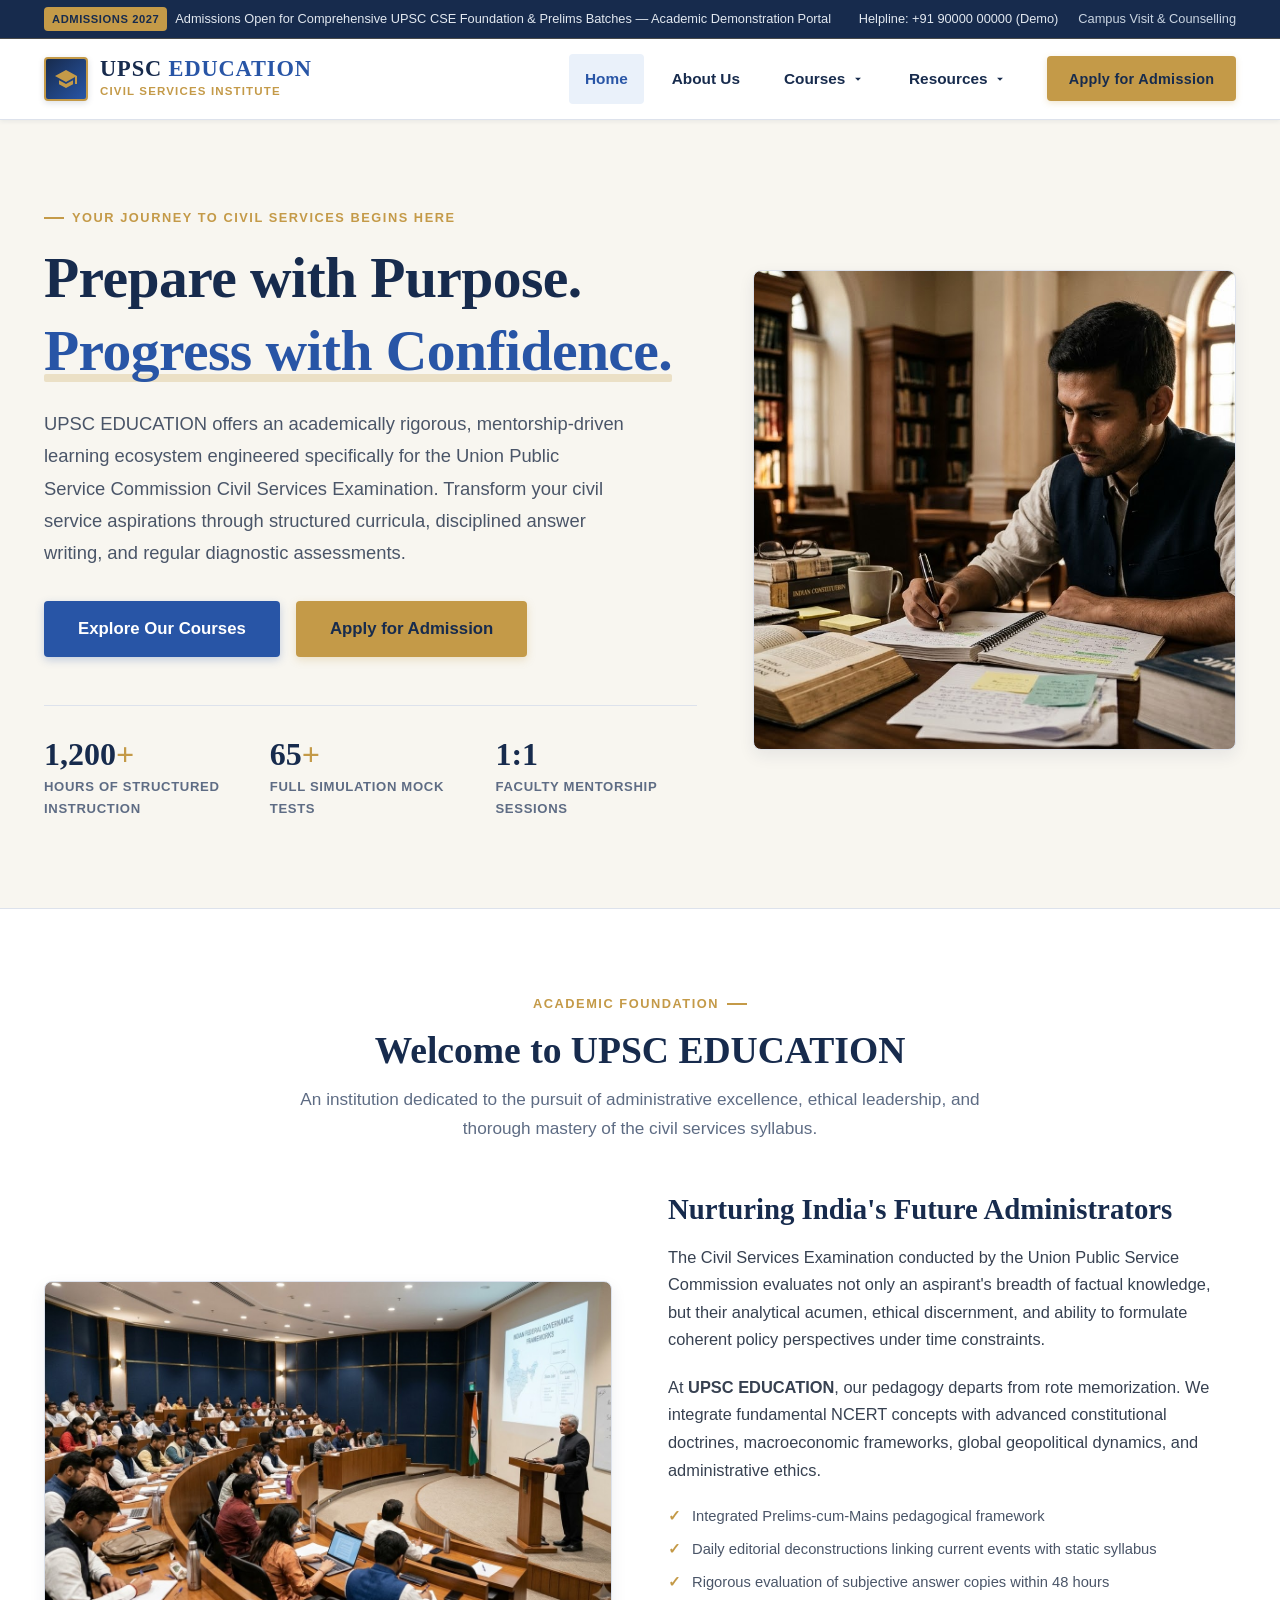
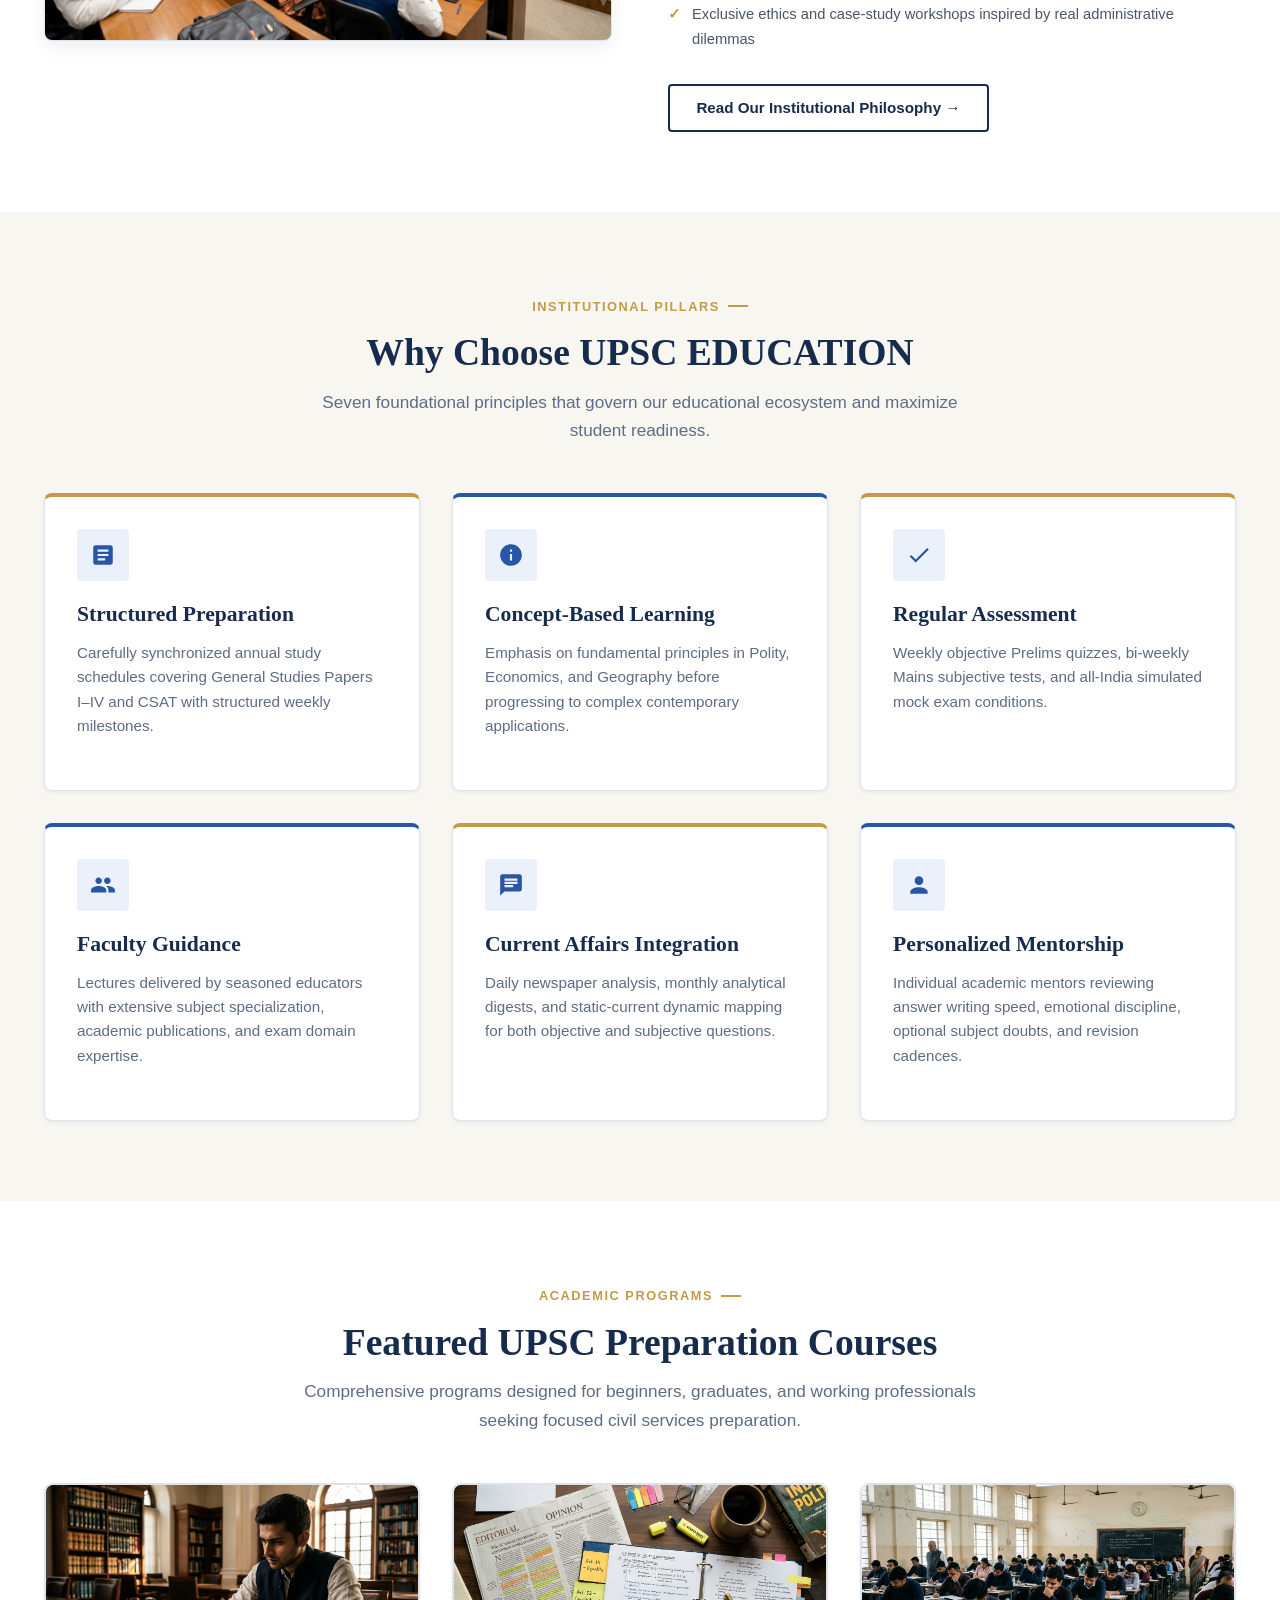
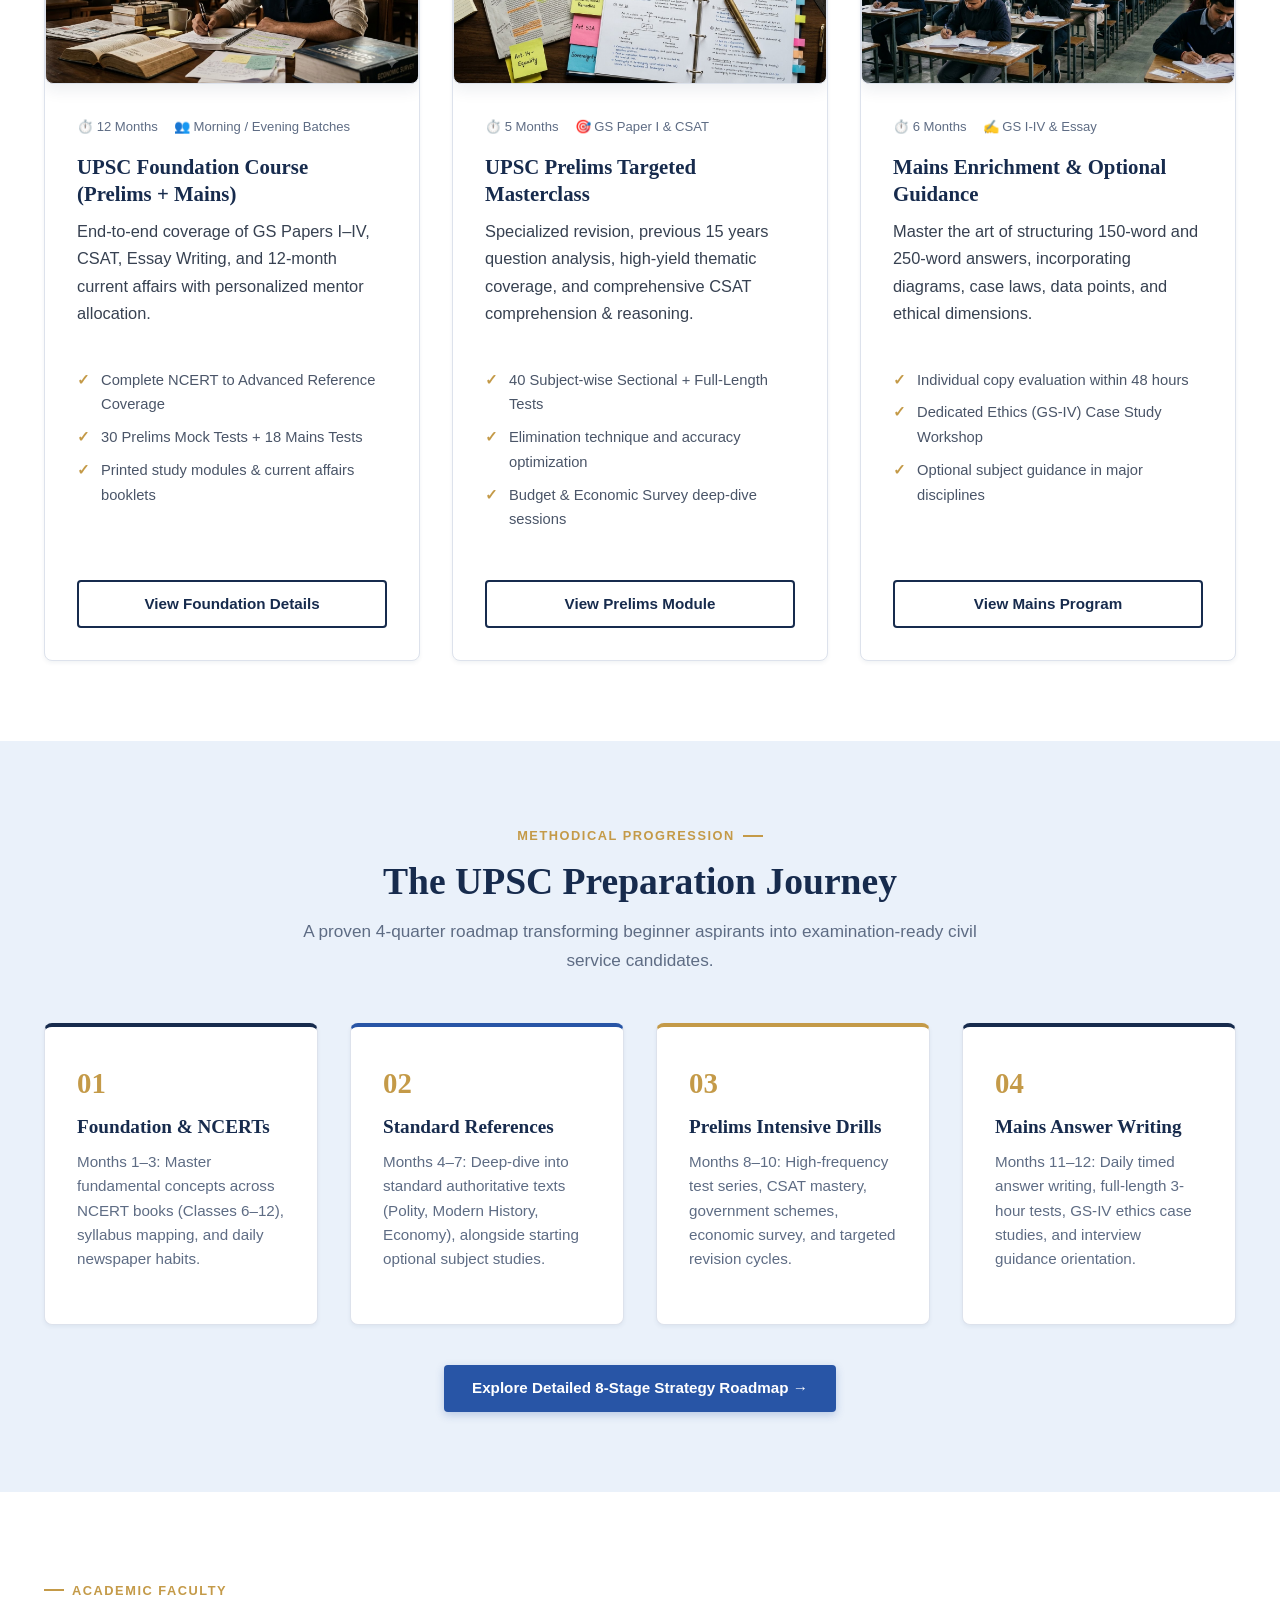
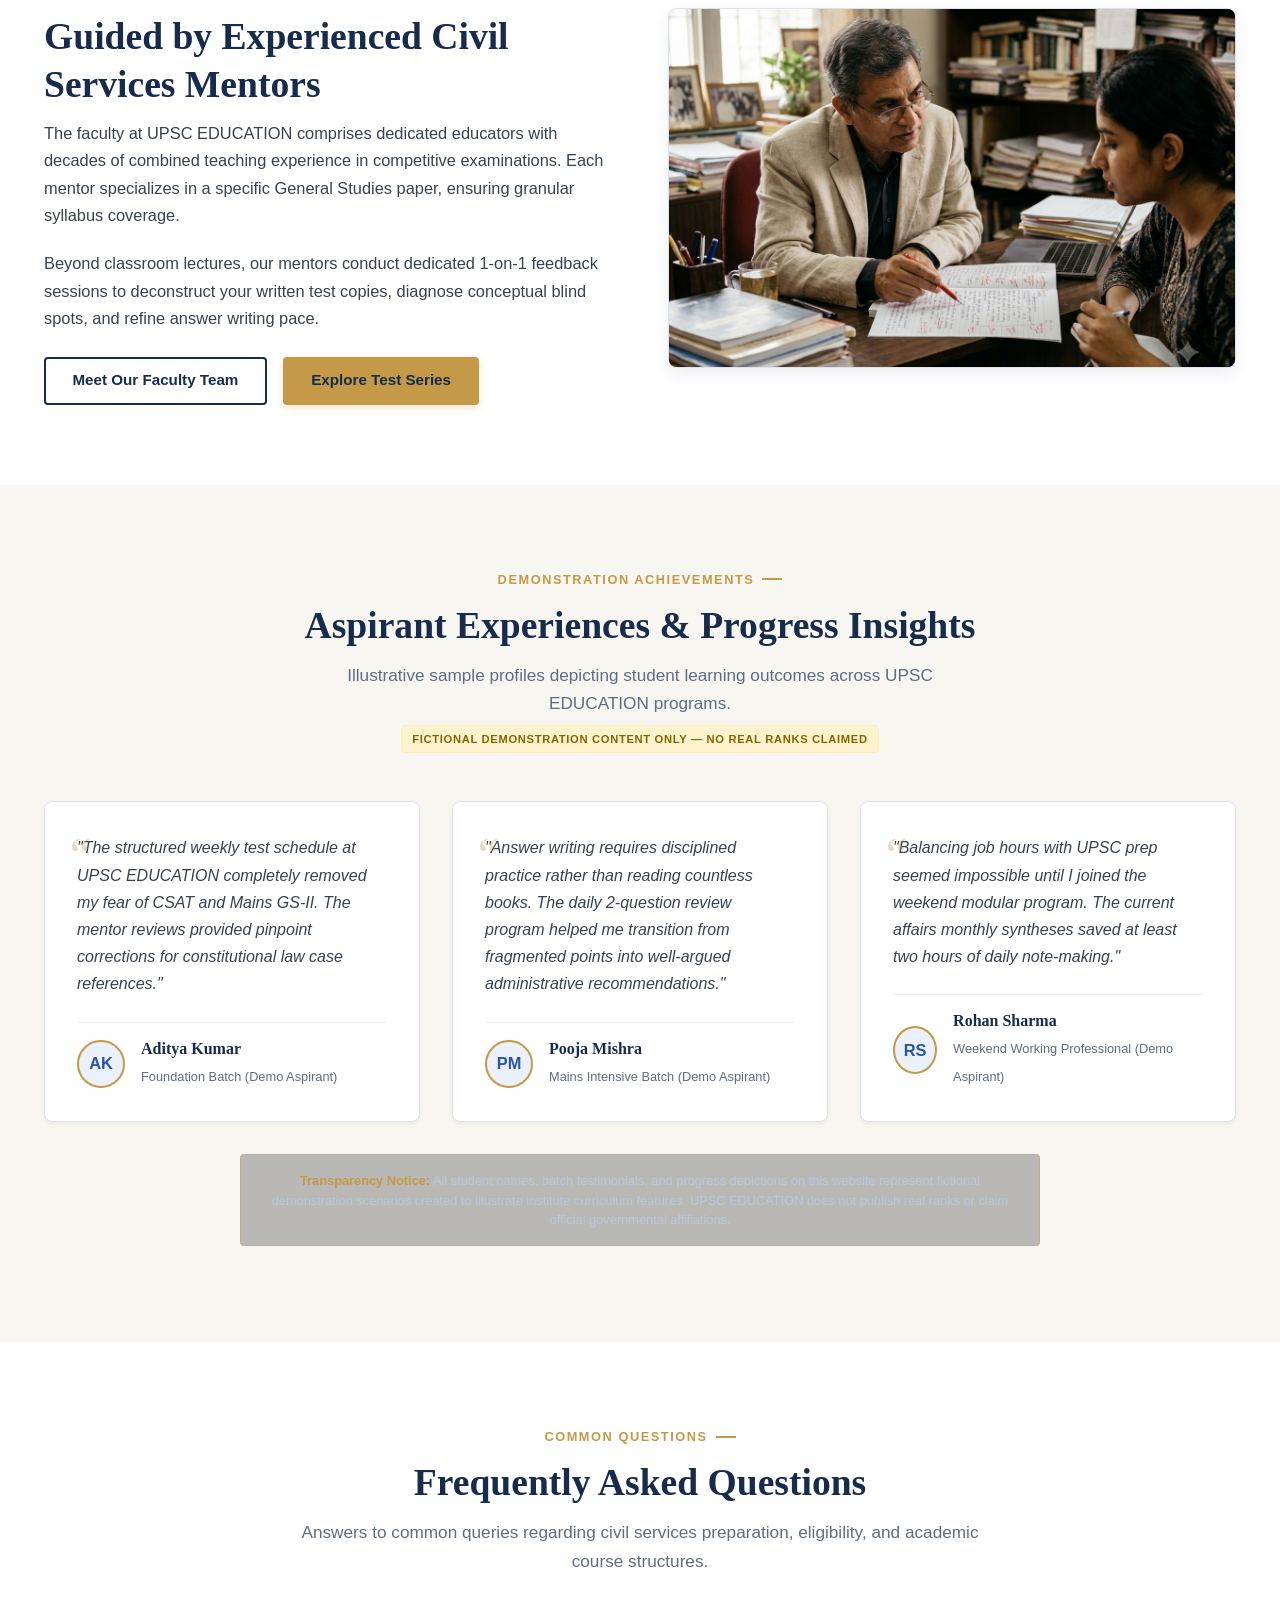
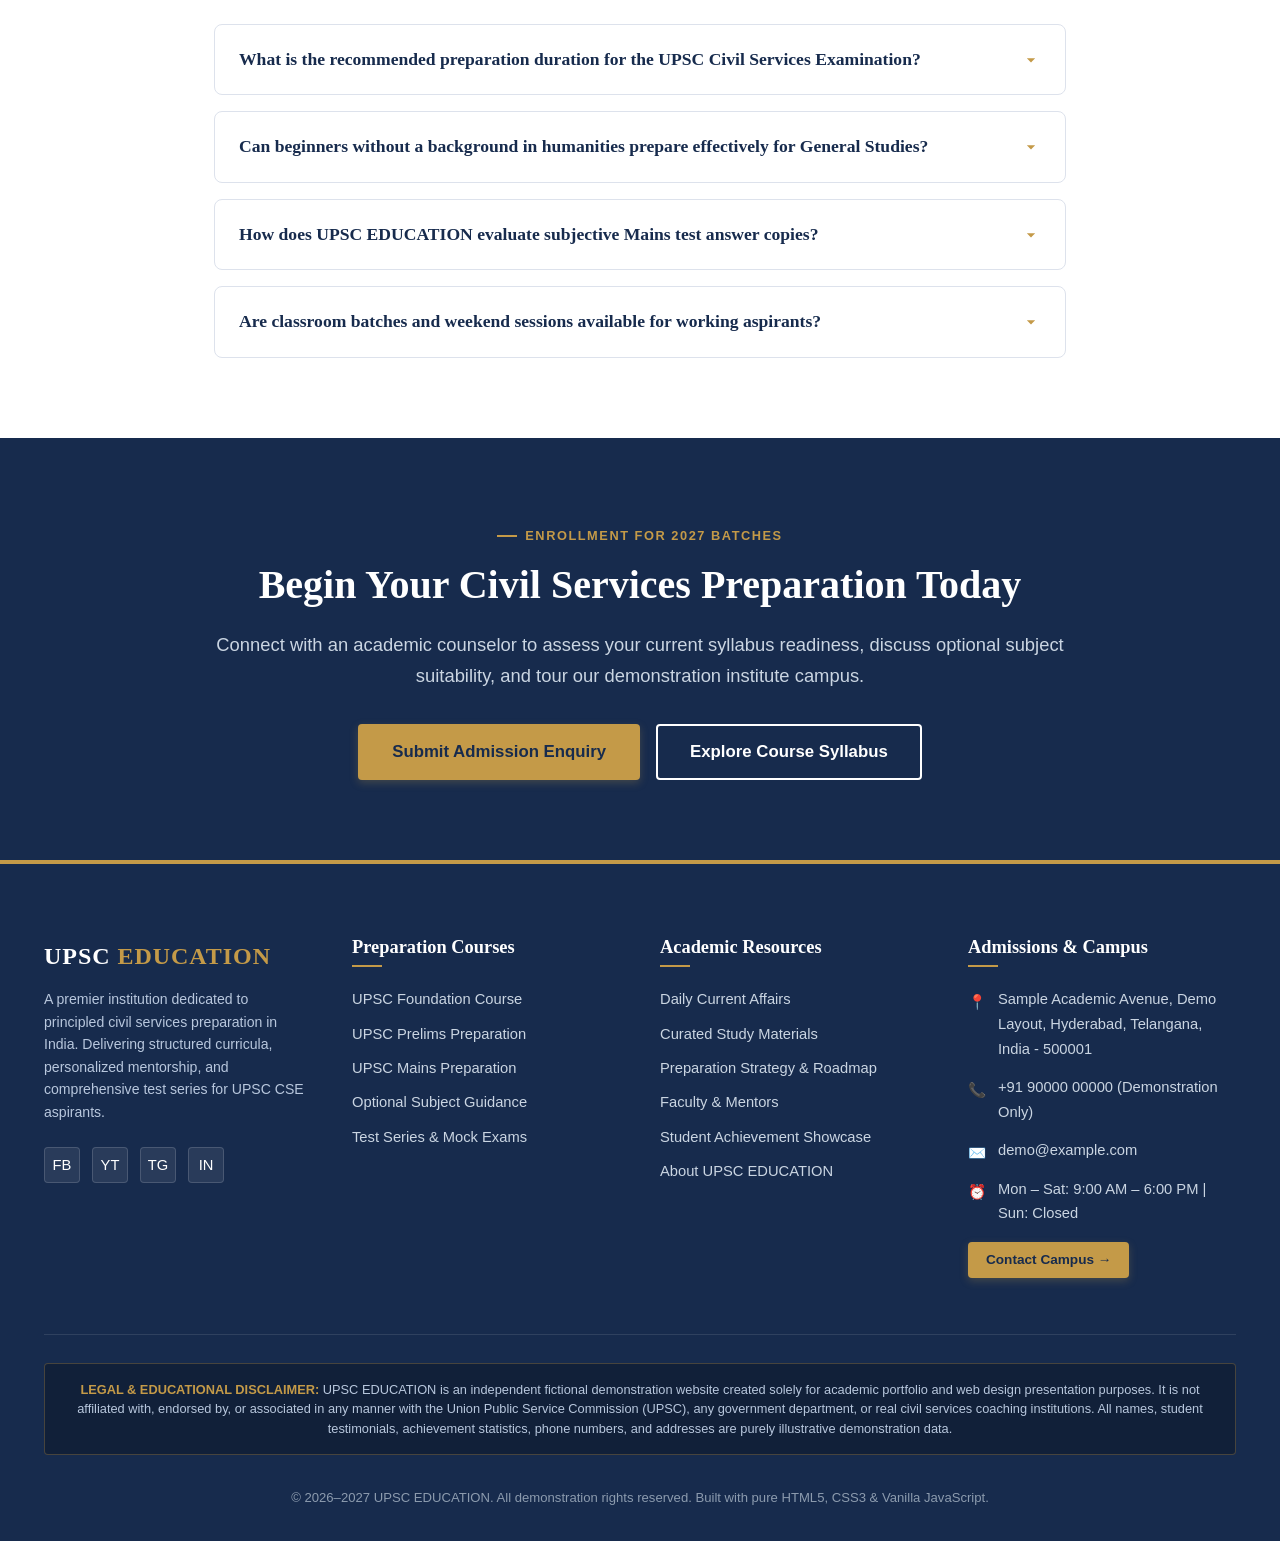
<file: index.html>
<!DOCTYPE html>
<html lang="en">
<head>
  <meta charset="UTF-8">
  <meta name="viewport" content="width=device-width, initial-scale=1.0">
  <meta name="description" content="UPSC EDUCATION - Premier civil services preparation and competitive examination institute in India. Comprehensive UPSC CSE Foundation, Prelims, Mains, and Mentorship.">
  <meta name="keywords" content="UPSC Education, UPSC CSE, IAS preparation, IPS coaching, Civil Services India, Prelims, Mains, Test Series">
  <title>UPSC EDUCATION | Civil Services Examination Preparation Institute</title>
  <link rel="stylesheet" href="css/style.css">
</head>
<body>

  <!-- Top Announcement Bar -->
  <aside class="top-notice-bar" aria-label="Announcement">
    <div class="container top-notice-inner">
      <div class="top-notice-text">
        <span class="top-notice-badge">Admissions 2027</span>
        <span>Admissions Open for Comprehensive UPSC CSE Foundation &amp; Prelims Batches — Academic Demonstration Portal</span>
      </div>
      <div class="top-notice-links">
        <span>Helpline: +91 90000 00000 (Demo)</span>
        <a href="admissions-contact.html">Campus Visit &amp; Counselling</a>
      </div>
    </div>
  </aside>

  <!-- Sticky Site Header -->
  <header class="site-header">
    <div class="container header-container">
      <!-- Brand Logo -->
      <a href="index.html" class="brand-logo" aria-label="UPSC EDUCATION Homepage">
        <div class="brand-emblem" aria-hidden="true">
          <svg viewBox="0 0 24 24"><path d="M12 3L1 9L12 15L21 10.09V17H23V9M5 13.18V17.18L12 21L19 17.18V13.18L12 17L5 13.18Z"/></svg>
        </div>
        <div class="brand-text">
          <span class="brand-name">UPSC <span>EDUCATION</span></span>
          <span class="brand-tagline">Civil Services Institute</span>
        </div>
      </a>

      <!-- Mobile Menu Toggle Button -->
      <button type="button" class="menu-toggle" aria-label="Toggle navigation menu" aria-expanded="false">
        <svg viewBox="0 0 24 24"><path d="M3 6h18v2H3V6m0 5h18v2H3v-2m0 5h18v2H3v-2Z"/></svg>
      </button>

      <!-- Main Navigation: Exactly 4 Items + Admission CTA -->
      <nav class="header-nav" aria-label="Main Navigation">
        <ul class="main-navigation">
          <!-- Item 1: Home -->
          <li class="nav-item">
            <a href="index.html" class="nav-link active">Home</a>
          </li>

          <!-- Item 2: About Us -->
          <li class="nav-item">
            <a href="about.html" class="nav-link">About Us</a>
          </li>

          <!-- Item 3: Courses Dropdown -->
          <li class="nav-item dropdown">
            <button type="button" class="nav-link dropdown-toggle" aria-expanded="false" aria-haspopup="true">
              Courses
              <svg class="arrow-icon" viewBox="0 0 24 24"><path d="M7 10l5 5 5-5z"/></svg>
            </button>
            <div class="dropdown-menu" role="menu">
              <a href="foundation-course.html" class="dropdown-link" role="menuitem">
                <span class="dropdown-link-icon">🏛️</span>
                <div>
                  <span class="dropdown-link-title">UPSC Foundation Course</span>
                  <span class="dropdown-link-desc">1 &amp; 2-year integrated GS + CSAT curriculum</span>
                </div>
              </a>
              <a href="prelims.html" class="dropdown-link" role="menuitem">
                <span class="dropdown-link-icon">🎯</span>
                <div>
                  <span class="dropdown-link-title">UPSC Prelims Preparation</span>
                  <span class="dropdown-link-desc">GS Paper I &amp; CSAT intensive test practice</span>
                </div>
              </a>
              <a href="mains-optional.html" class="dropdown-link" role="menuitem">
                <span class="dropdown-link-icon">✍️</span>
                <div>
                  <span class="dropdown-link-title">UPSC Mains Preparation</span>
                  <span class="dropdown-link-desc">GS Papers I–IV, Essay writing &amp; case studies</span>
                </div>
              </a>
              <a href="mains-optional.html#optional-guidance" class="dropdown-link" role="menuitem">
                <span class="dropdown-link-icon">📚</span>
                <div>
                  <span class="dropdown-link-title">Optional Subject Guidance</span>
                  <span class="dropdown-link-desc">Subject selection, syllabus &amp; answer review</span>
                </div>
              </a>
              <a href="test-series.html" class="dropdown-link" role="menuitem">
                <span class="dropdown-link-icon">📊</span>
                <div>
                  <span class="dropdown-link-title">Test Series &amp; Mock Exams</span>
                  <span class="dropdown-link-desc">Simulation tests with in-depth analytics</span>
                </div>
              </a>
            </div>
          </li>

          <!-- Item 4: Resources Dropdown -->
          <li class="nav-item dropdown">
            <button type="button" class="nav-link dropdown-toggle" aria-expanded="false" aria-haspopup="true">
              Resources
              <svg class="arrow-icon" viewBox="0 0 24 24"><path d="M7 10l5 5 5-5z"/></svg>
            </button>
            <div class="dropdown-menu" role="menu">
              <a href="resources.html#current-affairs" class="dropdown-link" role="menuitem">
                <span class="dropdown-link-icon">📰</span>
                <div>
                  <span class="dropdown-link-title">Current Affairs</span>
                  <span class="dropdown-link-desc">National news, editorials &amp; monthly compilations</span>
                </div>
              </a>
              <a href="resources.html#study-materials" class="dropdown-link" role="menuitem">
                <span class="dropdown-link-icon">📑</span>
                <div>
                  <span class="dropdown-link-title">Study Materials</span>
                  <span class="dropdown-link-desc">NCERT summaries, syllabus maps &amp; checklists</span>
                </div>
              </a>
              <a href="preparation-strategy.html" class="dropdown-link" role="menuitem">
                <span class="dropdown-link-icon">🧭</span>
                <div>
                  <span class="dropdown-link-title">Preparation Strategy</span>
                  <span class="dropdown-link-desc">8-stage preparation roadmap &amp; booklists</span>
                </div>
              </a>
              <a href="faculty-results.html#faculty" class="dropdown-link" role="menuitem">
                <span class="dropdown-link-icon">👨‍🏫</span>
                <div>
                  <span class="dropdown-link-title">Faculty &amp; Mentors</span>
                  <span class="dropdown-link-desc">Experienced educators across GS &amp; Optionals</span>
                </div>
              </a>
              <a href="faculty-results.html#results" class="dropdown-link" role="menuitem">
                <span class="dropdown-link-icon">🏆</span>
                <div>
                  <span class="dropdown-link-title">Student Results</span>
                  <span class="dropdown-link-desc">Demonstration student achievements &amp; feedback</span>
                </div>
              </a>
            </div>
          </li>
        </ul>

        <!-- Prominent Admission CTA Button -->
        <a href="admissions-contact.html" class="header-cta-btn">Apply for Admission</a>
      </nav>
    </div>
  </header>

  <main id="main-content">
    <!-- Hero Section (Split Layout) -->
    <section class="hero-section">
      <div class="container">
        <div class="hero-split">
          <!-- Left Hero Content -->
          <div class="hero-content">
            <span class="section-label">YOUR JOURNEY TO CIVIL SERVICES BEGINS HERE</span>
            <h1 class="hero-title">Prepare with Purpose. <br><span class="highlight">Progress with Confidence.</span></h1>
            <p class="hero-desc">
              UPSC EDUCATION offers an academically rigorous, mentorship-driven learning ecosystem engineered specifically for the Union Public Service Commission Civil Services Examination. Transform your civil service aspirations through structured curricula, disciplined answer writing, and regular diagnostic assessments.
            </p>
            <div class="btn-group">
              <a href="foundation-course.html" class="btn btn-primary btn-lg">Explore Our Courses</a>
              <a href="admissions-contact.html" class="btn btn-gold btn-lg">Apply for Admission</a>
            </div>

            <!-- Academic Highlights Stat Strip -->
            <div class="hero-stats">
              <div class="stat-item">
                <div class="stat-number">1,200<span>+</span></div>
                <div class="stat-label">Hours of Structured Instruction</div>
              </div>
              <div class="stat-item">
                <div class="stat-number">65<span>+</span></div>
                <div class="stat-label">Full Simulation Mock Tests</div>
              </div>
              <div class="stat-item">
                <div class="stat-number">1:1</div>
                <div class="stat-label">Faculty Mentorship Sessions</div>
              </div>
            </div>
          </div>

          <!-- Right Hero Academic Visual Placeholder -->
          <div class="hero-media">
            <!-- Image Placeholder: upsc-hero - Aspirant studying at a professional academic desk with constitutional law and public administration reference texts -->
            <div class="image-placeholder upsc-hero" role="img" aria-label="Civil services aspirant studying with reference books at an academic desk">
              <div class="placeholder-content">
                <div class="placeholder-icon">
                  <svg width="24" height="24" viewBox="0 0 24 24" fill="currentColor"><path d="M18 2H6c-1.1 0-2 .9-2 2v16c0 1.1.9 2 2 2h12c1.1 0 2-.9 2-2V4c0-1.1-.9-2-2-2zM6 4h5v8l-2.5-1.5L6 12V4z"/></svg>
                </div>
                <h3 class="placeholder-title">Academic Study Desk</h3>
                <p class="placeholder-desc">Comprehensive standard reference readings, daily newspaper analyses, and disciplined daily answer drafting.</p>
              </div>
            </div>
          </div>
        </div>
      </div>
    </section>

    <!-- Welcome & Institutional Introduction -->
    <section class="section-padding bg-white">
      <div class="container">
        <div class="section-header text-center">
          <span class="section-label">ACADEMIC FOUNDATION</span>
          <h2>Welcome to UPSC EDUCATION</h2>
          <p class="subtitle">An institution dedicated to the pursuit of administrative excellence, ethical leadership, and thorough mastery of the civil services syllabus.</p>
        </div>

        <div class="grid grid-2" style="align-items: center; gap: 3.5rem;">
          <div>
            <!-- Image Placeholder: upsc-classroom - Modern civil services coaching classroom equipped with audiovisual analysis facilities -->
            <div class="image-placeholder upsc-classroom" role="img" aria-label="Modern civil services coaching classroom">
              <div class="placeholder-content">
                <div class="placeholder-icon">
                  <svg width="24" height="24" viewBox="0 0 24 24" fill="currentColor"><path d="M5 13.18v4L12 21l7-3.82v-4L12 17l-7-3.82zM12 3L1 9l11 6 9-4.91V17h2V9L12 3z"/></svg>
                </div>
                <h3 class="placeholder-title">Interactive Lecture Theatres</h3>
                <p class="placeholder-desc">Small-batch classroom sessions emphasizing conceptual clarity and multidimensional syllabus linkage.</p>
              </div>
            </div>
          </div>

          <div>
            <h3 style="font-size: 1.8rem; margin-bottom: 1rem;">Nurturing India's Future Administrators</h3>
            <p>
              The Civil Services Examination conducted by the Union Public Service Commission evaluates not only an aspirant's breadth of factual knowledge, but their analytical acumen, ethical discernment, and ability to formulate coherent policy perspectives under time constraints.
            </p>
            <p>
              At <strong>UPSC EDUCATION</strong>, our pedagogy departs from rote memorization. We integrate fundamental NCERT concepts with advanced constitutional doctrines, macroeconomic frameworks, global geopolitical dynamics, and administrative ethics.
            </p>
            <ul class="course-features-list">
              <li>Integrated Prelims-cum-Mains pedagogical framework</li>
              <li>Daily editorial deconstructions linking current events with static syllabus</li>
              <li>Rigorous evaluation of subjective answer copies within 48 hours</li>
              <li>Exclusive ethics and case-study workshops inspired by real administrative dilemmas</li>
            </ul>
            <div style="margin-top: 2rem;">
              <a href="about.html" class="btn btn-outline-navy">Read Our Institutional Philosophy &rarr;</a>
            </div>
          </div>
        </div>
      </div>
    </section>

    <!-- Why Choose UPSC EDUCATION (6 Pillars) -->
    <section class="section-padding bg-warm-ivory">
      <div class="container">
        <div class="section-header text-center">
          <span class="section-label">INSTITUTIONAL PILLARS</span>
          <h2>Why Choose UPSC EDUCATION</h2>
          <p class="subtitle">Seven foundational principles that govern our educational ecosystem and maximize student readiness.</p>
        </div>

        <div class="grid grid-3">
          <!-- Pillar 1 -->
          <div class="card card-top-gold">
            <div class="card-icon">
              <svg viewBox="0 0 24 24"><path d="M19 3H5c-1.1 0-2 .9-2 2v14c0 1.1.9 2 2 2h14c1.1 0 2-.9 2-2V5c0-1.1-.9-2-2-2zm-5 14H7v-2h7v2zm3-4H7v-2h10v2zm0-4H7V7h10v2z"/></svg>
            </div>
            <h3>Structured Preparation</h3>
            <p>Carefully synchronized annual study schedules covering General Studies Papers I–IV and CSAT with structured weekly milestones.</p>
          </div>

          <!-- Pillar 2 -->
          <div class="card card-top-royal">
            <div class="card-icon">
              <svg viewBox="0 0 24 24"><path d="M12 2C6.48 2 2 6.48 2 12s4.48 10 10 10 10-4.48 10-10S17.52 2 12 2zm1 15h-2v-6h2v6zm0-8h-2V7h2v2z"/></svg>
            </div>
            <h3>Concept-Based Learning</h3>
            <p>Emphasis on fundamental principles in Polity, Economics, and Geography before progressing to complex contemporary applications.</p>
          </div>

          <!-- Pillar 3 -->
          <div class="card card-top-gold">
            <div class="card-icon">
              <svg viewBox="0 0 24 24"><path d="M9 16.17L4.83 12l-1.42 1.41L9 19 21 7l-1.41-1.41z"/></svg>
            </div>
            <h3>Regular Assessment</h3>
            <p>Weekly objective Prelims quizzes, bi-weekly Mains subjective tests, and all-India simulated mock exam conditions.</p>
          </div>

          <!-- Pillar 4 -->
          <div class="card card-top-royal">
            <div class="card-icon">
              <svg viewBox="0 0 24 24"><path d="M16 11c1.66 0 2.99-1.34 2.99-3S17.66 5 16 5c-1.66 0-3 1.34-3 3s1.34 3 3 3zm-8 0c1.66 0 2.99-1.34 2.99-3S9.66 5 8 5C6.34 5 5 6.34 5 8s1.34 3 3 3zm0 2c-2.33 0-7 1.17-7 3.5V19h14v-2.5c0-2.33-4.67-3.5-7-3.5zm8 0c-.29 0-.62.02-.97.05 1.16.84 1.97 1.97 1.97 3.45V19h6v-2.5c0-2.33-4.67-3.5-7-3.5z"/></svg>
            </div>
            <h3>Faculty Guidance</h3>
            <p>Lectures delivered by seasoned educators with extensive subject specialization, academic publications, and exam domain expertise.</p>
          </div>

          <!-- Pillar 5 -->
          <div class="card card-top-gold">
            <div class="card-icon">
              <svg viewBox="0 0 24 24"><path d="M20 2H4c-1.1 0-1.99.9-1.99 2L2 22l4-4h14c1.1 0 2-.9 2-2V4c0-1.1-.9-2-2-2zM6 9h12v2H6V9zm8 5H6v-2h8v2zm4-6H6V6h12v2z"/></svg>
            </div>
            <h3>Current Affairs Integration</h3>
            <p>Daily newspaper analysis, monthly analytical digests, and static-current dynamic mapping for both objective and subjective questions.</p>
          </div>

          <!-- Pillar 6 -->
          <div class="card card-top-royal">
            <div class="card-icon">
              <svg viewBox="0 0 24 24"><path d="M12 12c2.21 0 4-1.79 4-4s-1.79-4-4-4-4 1.79-4 4 1.79 4 4 4zm0 2c-2.67 0-8 1.34-8 4v2h16v-2c0-2.66-5.33-4-8-4z"/></svg>
            </div>
            <h3>Personalized Mentorship</h3>
            <p>Individual academic mentors reviewing answer writing speed, emotional discipline, optional subject doubts, and revision cadences.</p>
          </div>
        </div>
      </div>
    </section>

    <!-- Featured Courses Section -->
    <section class="section-padding bg-white">
      <div class="container">
        <div class="section-header text-center">
          <span class="section-label">ACADEMIC PROGRAMS</span>
          <h2>Featured UPSC Preparation Courses</h2>
          <p class="subtitle">Comprehensive programs designed for beginners, graduates, and working professionals seeking focused civil services preparation.</p>
        </div>

        <div class="grid grid-3">
          <!-- Course Card 1: Foundation -->
          <div class="course-card">
            <!-- Image Placeholder: upsc-library -->
            <div class="image-placeholder upsc-library" style="min-height: 200px;" role="img" aria-label="Academic library with reference volumes">
              <div class="placeholder-content">
                <span class="badge badge-gold">Foundation Program</span>
                <h4 style="color:#FFF;margin-top:0.4rem;">Comprehensive 1-Year GS</h4>
              </div>
            </div>
            <div class="course-card-body">
              <div class="course-meta">
                <span>⏱️ 12 Months</span>
                <span>👥 Morning / Evening Batches</span>
              </div>
              <h3 style="font-size:1.3rem;">UPSC Foundation Course (Prelims + Mains)</h3>
              <p>End-to-end coverage of GS Papers I–IV, CSAT, Essay Writing, and 12-month current affairs with personalized mentor allocation.</p>
              <ul class="course-features-list">
                <li>Complete NCERT to Advanced Reference Coverage</li>
                <li>30 Prelims Mock Tests + 18 Mains Tests</li>
                <li>Printed study modules &amp; current affairs booklets</li>
              </ul>
              <div style="margin-top:auto; padding-top:1rem;">
                <a href="foundation-course.html" class="btn btn-outline-navy" style="width:100%;">View Foundation Details</a>
              </div>
            </div>
          </div>

          <!-- Course Card 2: Prelims -->
          <div class="course-card">
            <!-- Image Placeholder: upsc-study -->
            <div class="image-placeholder upsc-study" style="min-height: 200px;" role="img" aria-label="Aspirant studying with concise revision notes">
              <div class="placeholder-content">
                <span class="badge badge-gold">Prelims Focus</span>
                <h4 style="color:#FFF;margin-top:0.4rem;">Prelims Intensive Module</h4>
              </div>
            </div>
            <div class="course-card-body">
              <div class="course-meta">
                <span>⏱️ 5 Months</span>
                <span>🎯 GS Paper I &amp; CSAT</span>
              </div>
              <h3 style="font-size:1.3rem;">UPSC Prelims Targeted Masterclass</h3>
              <p>Specialized revision, previous 15 years question analysis, high-yield thematic coverage, and comprehensive CSAT comprehension &amp; reasoning.</p>
              <ul class="course-features-list">
                <li>40 Subject-wise Sectional + Full-Length Tests</li>
                <li>Elimination technique and accuracy optimization</li>
                <li>Budget &amp; Economic Survey deep-dive sessions</li>
              </ul>
              <div style="margin-top:auto; padding-top:1rem;">
                <a href="prelims.html" class="btn btn-outline-navy" style="width:100%;">View Prelims Module</a>
              </div>
            </div>
          </div>

          <!-- Course Card 3: Mains & Optionals -->
          <div class="course-card">
            <!-- Image Placeholder: upsc-test-series -->
            <div class="image-placeholder upsc-test-series" style="min-height: 200px;" role="img" aria-label="Student attempting written civil services paper">
              <div class="placeholder-content">
                <span class="badge badge-gold">Mains Mastery</span>
                <h4 style="color:#FFF;margin-top:0.4rem;">Answer Writing &amp; Ethics</h4>
              </div>
            </div>
            <div class="course-card-body">
              <div class="course-meta">
                <span>⏱️ 6 Months</span>
                <span>✍️ GS I-IV &amp; Essay</span>
              </div>
              <h3 style="font-size:1.3rem;">Mains Enrichment &amp; Optional Guidance</h3>
              <p>Master the art of structuring 150-word and 250-word answers, incorporating diagrams, case laws, data points, and ethical dimensions.</p>
              <ul class="course-features-list">
                <li>Individual copy evaluation within 48 hours</li>
                <li>Dedicated Ethics (GS-IV) Case Study Workshop</li>
                <li>Optional subject guidance in major disciplines</li>
              </ul>
              <div style="margin-top:auto; padding-top:1rem;">
                <a href="mains-optional.html" class="btn btn-outline-navy" style="width:100%;">View Mains Program</a>
              </div>
            </div>
          </div>
        </div>
      </div>
    </section>

    <!-- Preparation Timeline Overview -->
    <section class="section-padding bg-light-blue">
      <div class="container">
        <div class="section-header text-center">
          <span class="section-label">METHODICAL PROGRESSION</span>
          <h2>The UPSC Preparation Journey</h2>
          <p class="subtitle">A proven 4-quarter roadmap transforming beginner aspirants into examination-ready civil service candidates.</p>
        </div>

        <div class="grid grid-4">
          <div class="card" style="border-top: 4px solid var(--color-deep-navy);">
            <div style="font-family:var(--font-serif); font-size:1.8rem; font-weight:800; color:var(--color-gold); margin-bottom:0.5rem;">01</div>
            <h4>Foundation &amp; NCERTs</h4>
            <p>Months 1–3: Master fundamental concepts across NCERT books (Classes 6–12), syllabus mapping, and daily newspaper habits.</p>
          </div>
          <div class="card" style="border-top: 4px solid var(--color-royal-blue);">
            <div style="font-family:var(--font-serif); font-size:1.8rem; font-weight:800; color:var(--color-gold); margin-bottom:0.5rem;">02</div>
            <h4>Standard References</h4>
            <p>Months 4–7: Deep-dive into standard authoritative texts (Polity, Modern History, Economy), alongside starting optional subject studies.</p>
          </div>
          <div class="card" style="border-top: 4px solid var(--color-gold);">
            <div style="font-family:var(--font-serif); font-size:1.8rem; font-weight:800; color:var(--color-gold); margin-bottom:0.5rem;">03</div>
            <h4>Prelims Intensive Drills</h4>
            <p>Months 8–10: High-frequency test series, CSAT mastery, government schemes, economic survey, and targeted revision cycles.</p>
          </div>
          <div class="card" style="border-top: 4px solid var(--color-deep-navy);">
            <div style="font-family:var(--font-serif); font-size:1.8rem; font-weight:800; color:var(--color-gold); margin-bottom:0.5rem;">04</div>
            <h4>Mains Answer Writing</h4>
            <p>Months 11–12: Daily timed answer writing, full-length 3-hour tests, GS-IV ethics case studies, and interview guidance orientation.</p>
          </div>
        </div>

        <div class="text-center" style="margin-top: 2.5rem;">
          <a href="preparation-strategy.html" class="btn btn-primary">Explore Detailed 8-Stage Strategy Roadmap &rarr;</a>
        </div>
      </div>
    </section>

    <!-- Faculty & Mentorship Highlight -->
    <section class="section-padding bg-white">
      <div class="container">
        <div class="grid grid-2" style="align-items: center; gap: 3.5rem;">
          <div>
            <span class="section-label">ACADEMIC FACULTY</span>
            <h2>Guided by Experienced Civil Services Mentors</h2>
            <p>
              The faculty at UPSC EDUCATION comprises dedicated educators with decades of combined teaching experience in competitive examinations. Each mentor specializes in a specific General Studies paper, ensuring granular syllabus coverage.
            </p>
            <p>
              Beyond classroom lectures, our mentors conduct dedicated 1-on-1 feedback sessions to deconstruct your written test copies, diagnose conceptual blind spots, and refine answer writing pace.
            </p>
            <div class="btn-group" style="margin-top: 1.5rem;">
              <a href="faculty-results.html" class="btn btn-outline-navy">Meet Our Faculty Team</a>
              <a href="test-series.html" class="btn btn-gold">Explore Test Series</a>
            </div>
          </div>
          <div>
            <!-- Image Placeholder: upsc-mentorship -->
            <div class="image-placeholder upsc-mentorship" role="img" aria-label="Faculty mentoring a civil services aspirant">
              <div class="placeholder-content">
                <div class="placeholder-icon">
                  <svg width="24" height="24" viewBox="0 0 24 24" fill="currentColor"><path d="M12 2C6.48 2 2 6.48 2 12s4.48 10 10 10 10-4.48 10-10S17.52 2 12 2zm0 3c1.66 0 3 1.34 3 3s-1.34 3-3 3-3-1.34-3-3 1.34-3 3-3zm0 14.2c-2.5 0-4.71-1.28-6-3.22.03-1.99 4-3.08 6-3.08 1.99 0 5.97 1.09 6 3.08-1.29 1.94-3.5 3.22-6 3.22z"/></svg>
                </div>
                <h3 class="placeholder-title">Individual Academic Mentorship</h3>
                <p class="placeholder-desc">Weekly one-on-one evaluations analyzing answer structure, handwriting legibility, and temporal discipline.</p>
              </div>
            </div>
          </div>
        </div>
      </div>
    </section>

    <!-- Demonstration Student Testimonials (Strictly Demonstration Content) -->
    <section class="section-padding bg-warm-ivory">
      <div class="container">
        <div class="section-header text-center">
          <span class="section-label">DEMONSTRATION ACHIEVEMENTS</span>
          <h2>Aspirant Experiences &amp; Progress Insights</h2>
          <p class="subtitle">
            Illustrative sample profiles depicting student learning outcomes across UPSC EDUCATION programs.
            <br><strong class="badge badge-demo" style="margin-top:0.4rem;">FICTIONAL DEMONSTRATION CONTENT ONLY — NO REAL RANKS CLAIMED</strong>
          </p>
        </div>

        <div class="grid grid-3">
          <!-- Testimonial 1 -->
          <div class="testimonial-card">
            <p class="testimonial-quote">
              "The structured weekly test schedule at UPSC EDUCATION completely removed my fear of CSAT and Mains GS-II. The mentor reviews provided pinpoint corrections for constitutional law case references."
            </p>
            <div class="student-info">
              <div class="student-avatar">AK</div>
              <div class="student-details">
                <h4>Aditya Kumar</h4>
                <span>Foundation Batch (Demo Aspirant)</span>
              </div>
            </div>
          </div>

          <!-- Testimonial 2 -->
          <div class="testimonial-card">
            <p class="testimonial-quote">
              "Answer writing requires disciplined practice rather than reading countless books. The daily 2-question review program helped me transition from fragmented points into well-argued administrative recommendations."
            </p>
            <div class="student-info">
              <div class="student-avatar">PM</div>
              <div class="student-details">
                <h4>Pooja Mishra</h4>
                <span>Mains Intensive Batch (Demo Aspirant)</span>
              </div>
            </div>
          </div>

          <!-- Testimonial 3 -->
          <div class="testimonial-card">
            <p class="testimonial-quote">
              "Balancing job hours with UPSC prep seemed impossible until I joined the weekend modular program. The current affairs monthly syntheses saved at least two hours of daily note-making."
            </p>
            <div class="student-info">
              <div class="student-avatar">RS</div>
              <div class="student-details">
                <h4>Rohan Sharma</h4>
                <span>Weekend Working Professional (Demo Aspirant)</span>
              </div>
            </div>
          </div>
        </div>

        <div class="disclaimer-box text-center" style="margin-top: 2rem; max-width: 800px; margin-left: auto; margin-right: auto;">
          <strong>Transparency Notice:</strong> All student names, batch testimonials, and progress depictions on this website represent fictional demonstration scenarios created to illustrate institute curriculum features. UPSC EDUCATION does not publish real ranks or claim official governmental affiliations.
        </div>
      </div>
    </section>

    <!-- FAQ Section -->
    <section class="section-padding bg-white">
      <div class="container container-narrow">
        <div class="section-header text-center">
          <span class="section-label">COMMON QUESTIONS</span>
          <h2>Frequently Asked Questions</h2>
          <p class="subtitle">Answers to common queries regarding civil services preparation, eligibility, and academic course structures.</p>
        </div>

        <div class="faq-accordion">
          <!-- FAQ 1 -->
          <div class="faq-item">
            <button type="button" class="faq-question-btn" aria-expanded="false">
              <span>What is the recommended preparation duration for the UPSC Civil Services Examination?</span>
              <svg class="faq-icon" viewBox="0 0 24 24"><path d="M7 10l5 5 5-5z" fill="currentColor"/></svg>
            </button>
            <div class="faq-answer">
              <p>
                A standard comprehensive preparation typically requires 12 to 15 months of consistent, disciplined effort. This timeframe accommodates foundational NCERT conceptual readings, comprehensive coverage of General Studies Papers I–IV, mastery of the optional subject, regular CSAT drills, and at least 3 to 4 months of intensive mock test simulations prior to the Preliminary examination.
              </p>
            </div>
          </div>

          <!-- FAQ 2 -->
          <div class="faq-item">
            <button type="button" class="faq-question-btn" aria-expanded="false">
              <span>Can beginners without a background in humanities prepare effectively for General Studies?</span>
              <svg class="faq-icon" viewBox="0 0 24 24"><path d="M7 10l5 5 5-5z" fill="currentColor"/></svg>
            </button>
            <div class="faq-answer">
              <p>
                Yes, absolutely. The UPSC General Studies syllabus is designed to assess general academic understanding rather than specialized technical scholarship. Aspirants from engineering, science, commerce, and medical streams regularly achieve high proficiency through our structured NCERT foundation modules, which introduce Indian Polity, History, Economy, and Geography from first principles.
              </p>
            </div>
          </div>

          <!-- FAQ 3 -->
          <div class="faq-item">
            <button type="button" class="faq-question-btn" aria-expanded="false">
              <span>How does UPSC EDUCATION evaluate subjective Mains test answer copies?</span>
              <svg class="faq-icon" viewBox="0 0 24 24"><path d="M7 10l5 5 5-5z" fill="currentColor"/></svg>
            </button>
            <div class="faq-answer">
              <p>
                Every submitted test copy is evaluated by subject mentors using a transparent 5-parameter rubric: question understanding, introduction quality, content depth &amp; multi-dimensional linkages, use of diagrams/case laws/data, and balanced conclusion. Corrected copies with annotated margins are returned within 48 to 72 hours alongside detailed model answers.
              </p>
            </div>
          </div>

          <!-- FAQ 4 -->
          <div class="faq-item">
            <button type="button" class="faq-question-btn" aria-expanded="false">
              <span>Are classroom batches and weekend sessions available for working aspirants?</span>
              <svg class="faq-icon" viewBox="0 0 24 24"><path d="M7 10l5 5 5-5z" fill="currentColor"/></svg>
            </button>
            <div class="faq-answer">
              <p>
                Yes. In addition to our regular weekday morning and evening batches, UPSC EDUCATION conducts comprehensive weekend batches designed specifically for working professionals and university students, featuring recorded archive access, digital study notes, and flexible test submission windows.
              </p>
            </div>
          </div>
        </div>
      </div>
    </section>

    <!-- Admission Call to Action Banner -->
    <section class="section-padding bg-deep-navy text-center">
      <div class="container container-narrow">
        <span class="section-label" style="color:var(--color-gold);">ENROLLMENT FOR 2027 BATCHES</span>
        <h2 style="font-size:2.5rem; margin-bottom:1.25rem;">Begin Your Civil Services Preparation Today</h2>
        <p style="font-size:1.15rem; color:#CAD5E2; margin-bottom:2rem;">
          Connect with an academic counselor to assess your current syllabus readiness, discuss optional subject suitability, and tour our demonstration institute campus.
        </p>
        <div class="btn-group" style="justify-content:center;">
          <a href="admissions-contact.html" class="btn btn-gold btn-lg">Submit Admission Enquiry</a>
          <a href="foundation-course.html" class="btn btn-outline-white btn-lg">Explore Course Syllabus</a>
        </div>
      </div>
    </section>
  </main>

  <!-- Academic Footer -->
  <footer class="site-footer">
    <div class="container">
      <div class="grid grid-4" style="gap: 2.5rem;">
        <!-- Column 1: Institute About -->
        <div>
          <div class="footer-brand">
            <div class="footer-brand-title">UPSC <span>EDUCATION</span></div>
            <p style="color:#B8C7DD; font-size:0.88rem; line-height:1.6; margin-top:0.75rem;">
              A premier institution dedicated to principled civil services preparation in India. Delivering structured curricula, personalized mentorship, and comprehensive test series for UPSC CSE aspirants.
            </p>
          </div>
          <div class="footer-socials">
            <span class="social-placeholder-btn" title="Social Channel Placeholder">FB</span>
            <span class="social-placeholder-btn" title="Social Channel Placeholder">YT</span>
            <span class="social-placeholder-btn" title="Social Channel Placeholder">TG</span>
            <span class="social-placeholder-btn" title="Social Channel Placeholder">IN</span>
          </div>
        </div>

        <!-- Column 2: Preparation Programs -->
        <div>
          <h4>Preparation Courses</h4>
          <ul class="footer-links">
            <li><a href="foundation-course.html">UPSC Foundation Course</a></li>
            <li><a href="prelims.html">UPSC Prelims Preparation</a></li>
            <li><a href="mains-optional.html">UPSC Mains Preparation</a></li>
            <li><a href="mains-optional.html#optional-guidance">Optional Subject Guidance</a></li>
            <li><a href="test-series.html">Test Series &amp; Mock Exams</a></li>
          </ul>
        </div>

        <!-- Column 3: Study Resources & Institutional -->
        <div>
          <h4>Academic Resources</h4>
          <ul class="footer-links">
            <li><a href="resources.html#current-affairs">Daily Current Affairs</a></li>
            <li><a href="resources.html#study-materials">Curated Study Materials</a></li>
            <li><a href="preparation-strategy.html">Preparation Strategy &amp; Roadmap</a></li>
            <li><a href="faculty-results.html#faculty">Faculty &amp; Mentors</a></li>
            <li><a href="faculty-results.html#results">Student Achievement Showcase</a></li>
            <li><a href="about.html">About UPSC EDUCATION</a></li>
          </ul>
        </div>

        <!-- Column 4: Demonstration Contact Information -->
        <div>
          <h4>Admissions &amp; Campus</h4>
          <div class="footer-contact-item">
            <span class="footer-contact-icon">📍</span>
            <span>Sample Academic Avenue, Demo Layout, Hyderabad, Telangana, India - 500001</span>
          </div>
          <div class="footer-contact-item">
            <span class="footer-contact-icon">📞</span>
            <span>+91 90000 00000 (Demonstration Only)</span>
          </div>
          <div class="footer-contact-item">
            <span class="footer-contact-icon">✉️</span>
            <span>demo@example.com</span>
          </div>
          <div class="footer-contact-item">
            <span class="footer-contact-icon">⏰</span>
            <span>Mon – Sat: 9:00 AM – 6:00 PM | Sun: Closed</span>
          </div>
          <div style="margin-top:1rem;">
            <a href="admissions-contact.html" class="btn btn-sm btn-gold">Contact Campus &rarr;</a>
          </div>
        </div>
      </div>

      <!-- Footer Bottom Bar & Mandatory Disclaimers -->
      <div class="footer-bottom">
        <div class="disclaimer-box">
          <strong>LEGAL &amp; EDUCATIONAL DISCLAIMER:</strong> UPSC EDUCATION is an independent fictional demonstration website created solely for academic portfolio and web design presentation purposes. It is not affiliated with, endorsed by, or associated in any manner with the Union Public Service Commission (UPSC), any government department, or real civil services coaching institutions. All names, student testimonials, achievement statistics, phone numbers, and addresses are purely illustrative demonstration data.
        </div>
        <div>
          &copy; 2026–2027 UPSC EDUCATION. All demonstration rights reserved. Built with pure HTML5, CSS3 &amp; Vanilla JavaScript.
        </div>
      </div>
    </div>
  </footer>

  <!-- Back to Top Floating Button -->
  <button type="button" class="back-to-top" id="backToTopBtn" aria-label="Back to top">
    <svg width="20" height="20" viewBox="0 0 24 24" fill="currentColor"><path d="M7.41 15.41L12 10.83l4.59 4.58L18 14l-6-6-6 6z"/></svg>
  </button>

  <!-- Interactive Demonstration Submission Modal -->
  <div class="demo-modal-overlay" id="demoModal" role="dialog" aria-modal="true" aria-labelledby="modalTitle">
    <div class="demo-modal-box">
      <button type="button" class="modal-close-btn" id="modalCloseBtn" aria-label="Close dialog">&times;</button>
      <div class="demo-modal-icon">
        <svg viewBox="0 0 24 24"><path d="M9 16.17L4.83 12l-1.42 1.41L9 19 21 7l-1.41-1.41z"/></svg>
      </div>
      <h3 id="modalTitle" style="margin-bottom:0.75rem;">Demonstration Notice</h3>
      <p id="modalDesc" style="color:var(--color-text-muted); font-size:0.95rem; line-height:1.6;"></p>
      <button type="button" class="btn btn-primary" id="modalDismissBtn" style="margin-top:1.25rem;">Close Notice</button>
    </div>
  </div>

  <script src="js/script.js"></script>
</body>
</html>
</file>
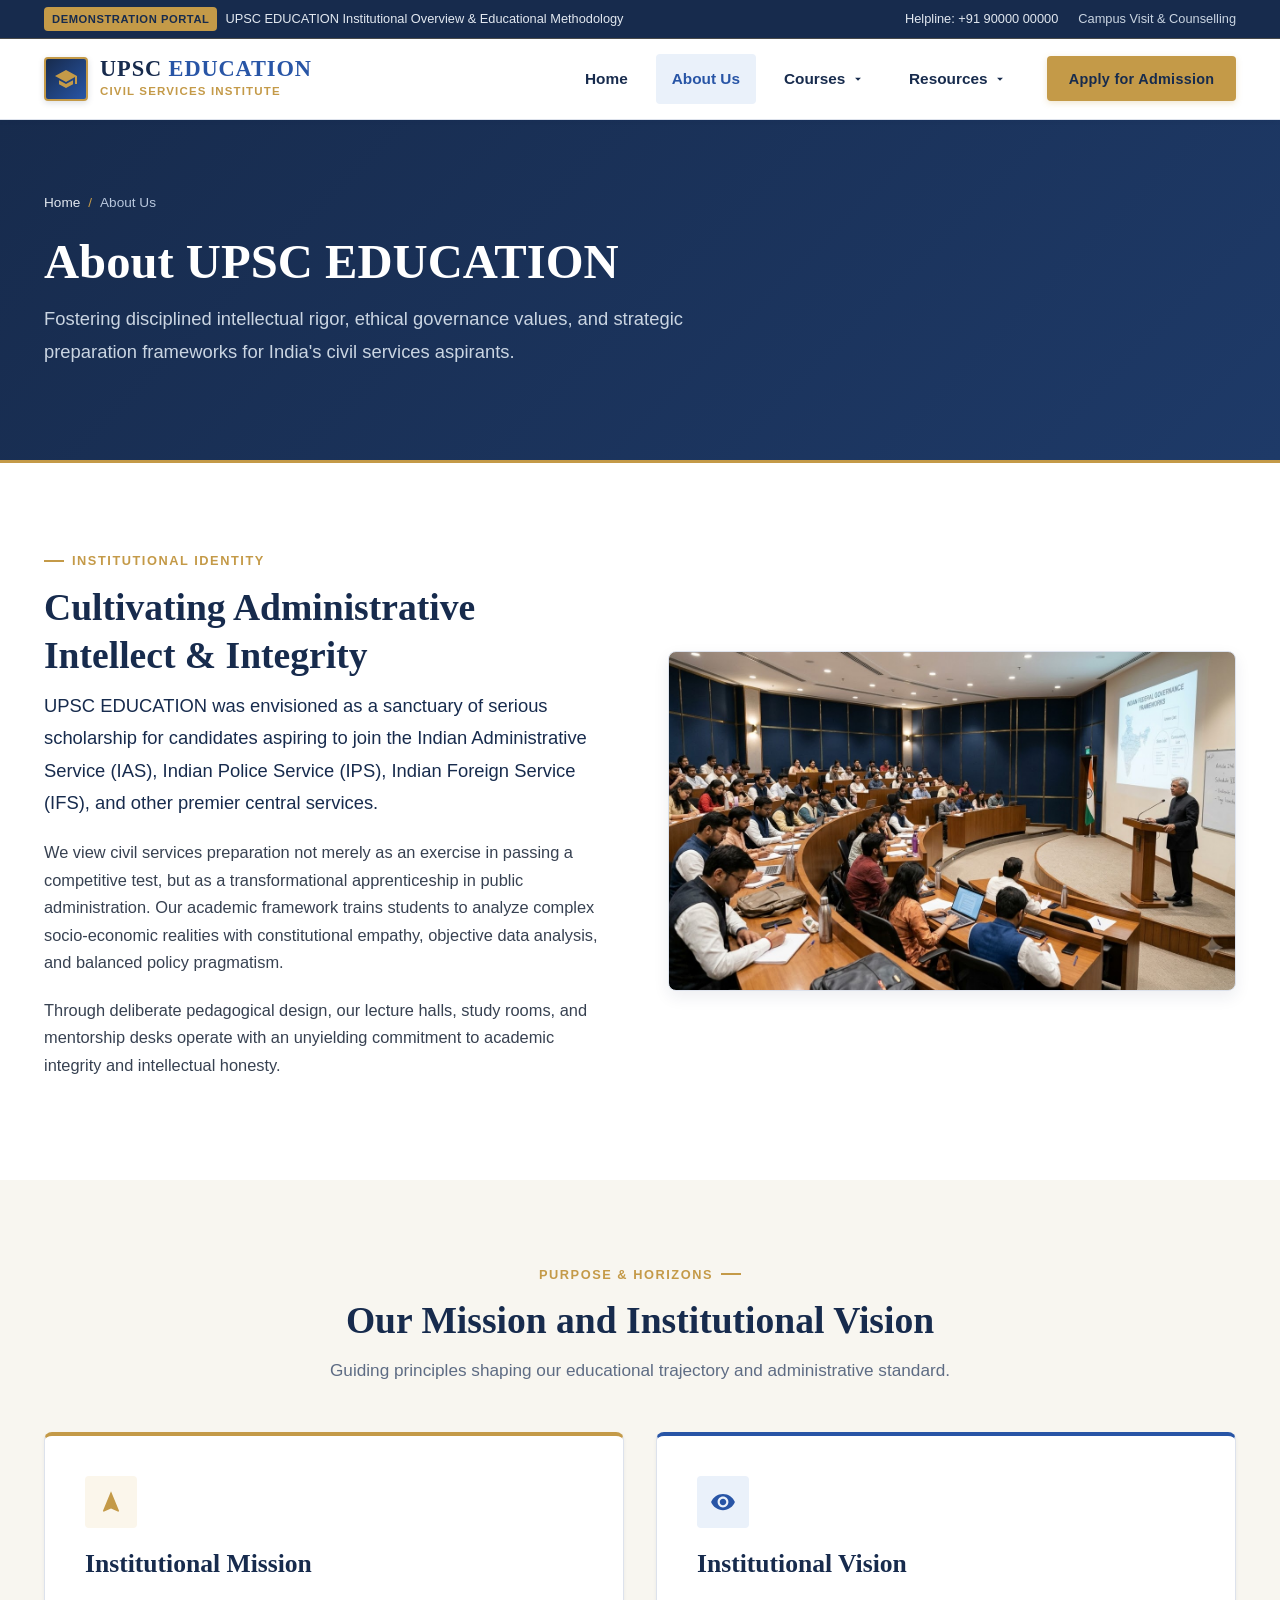
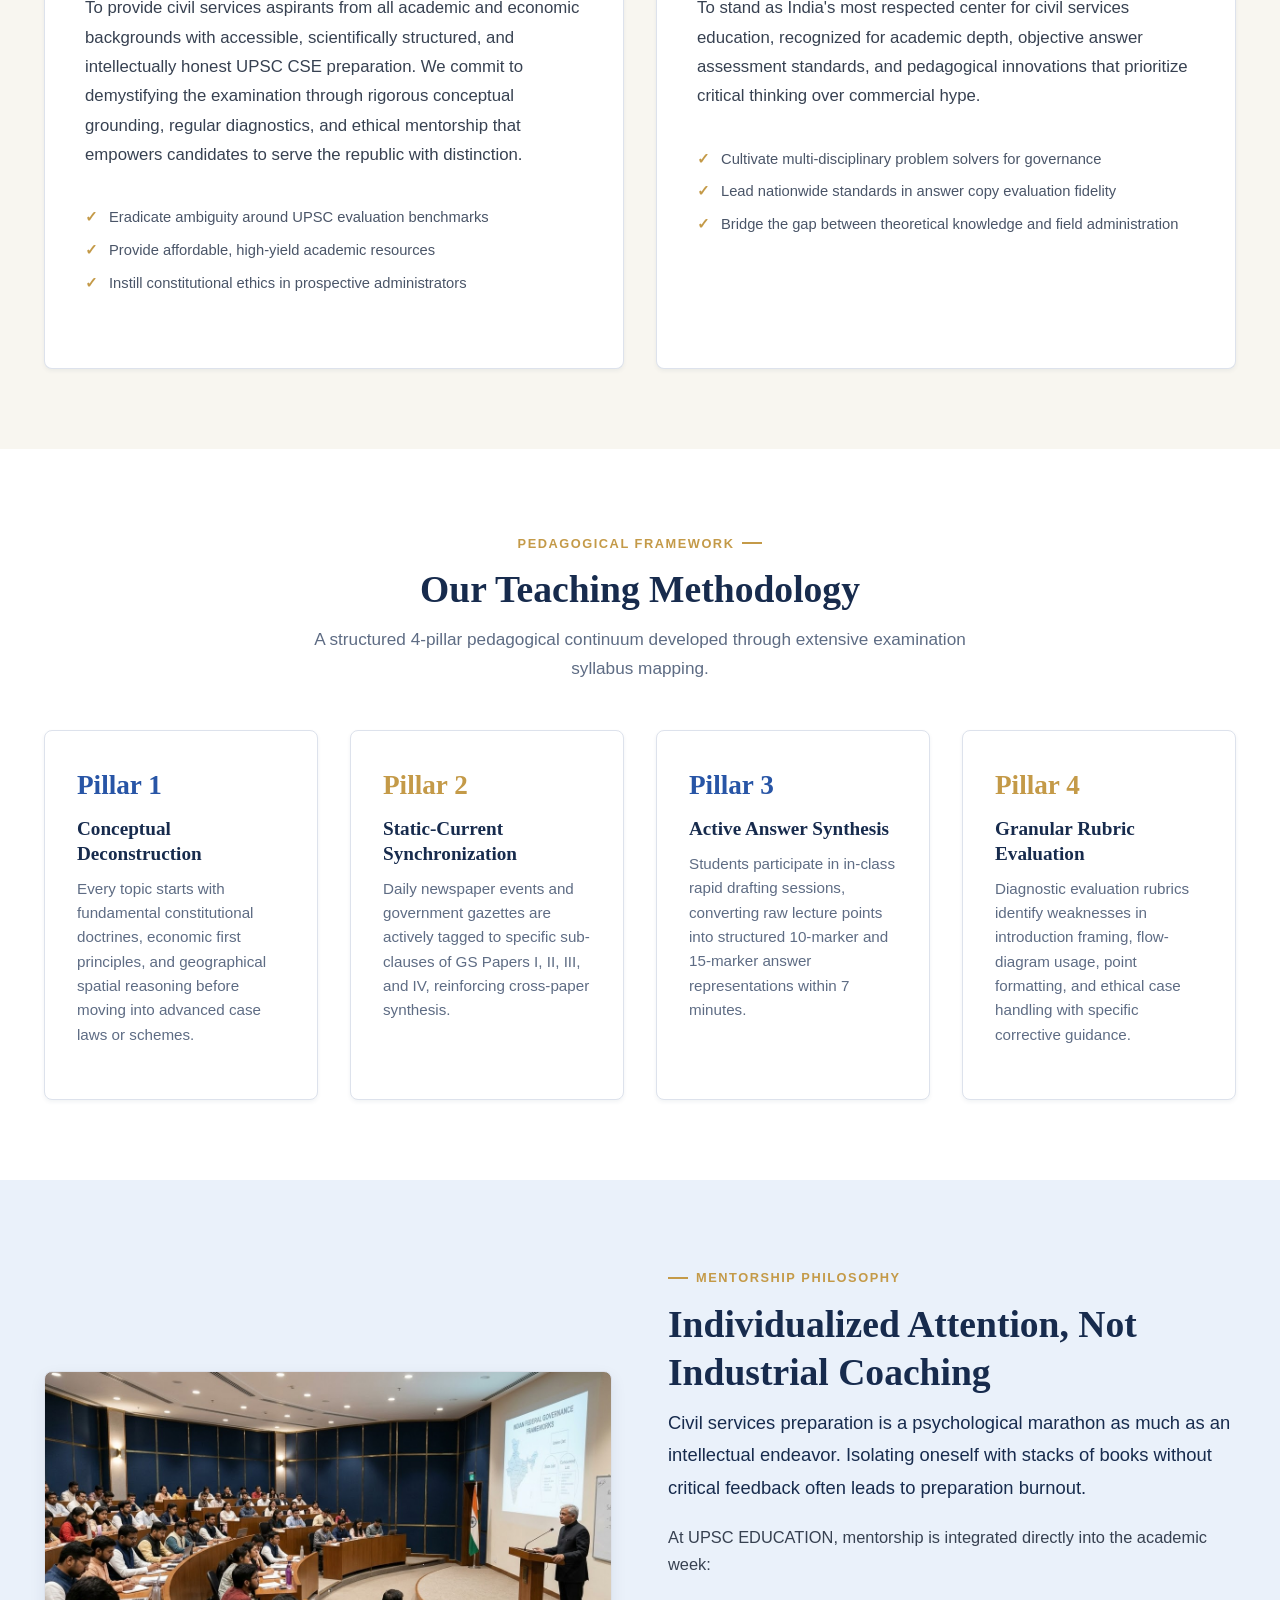
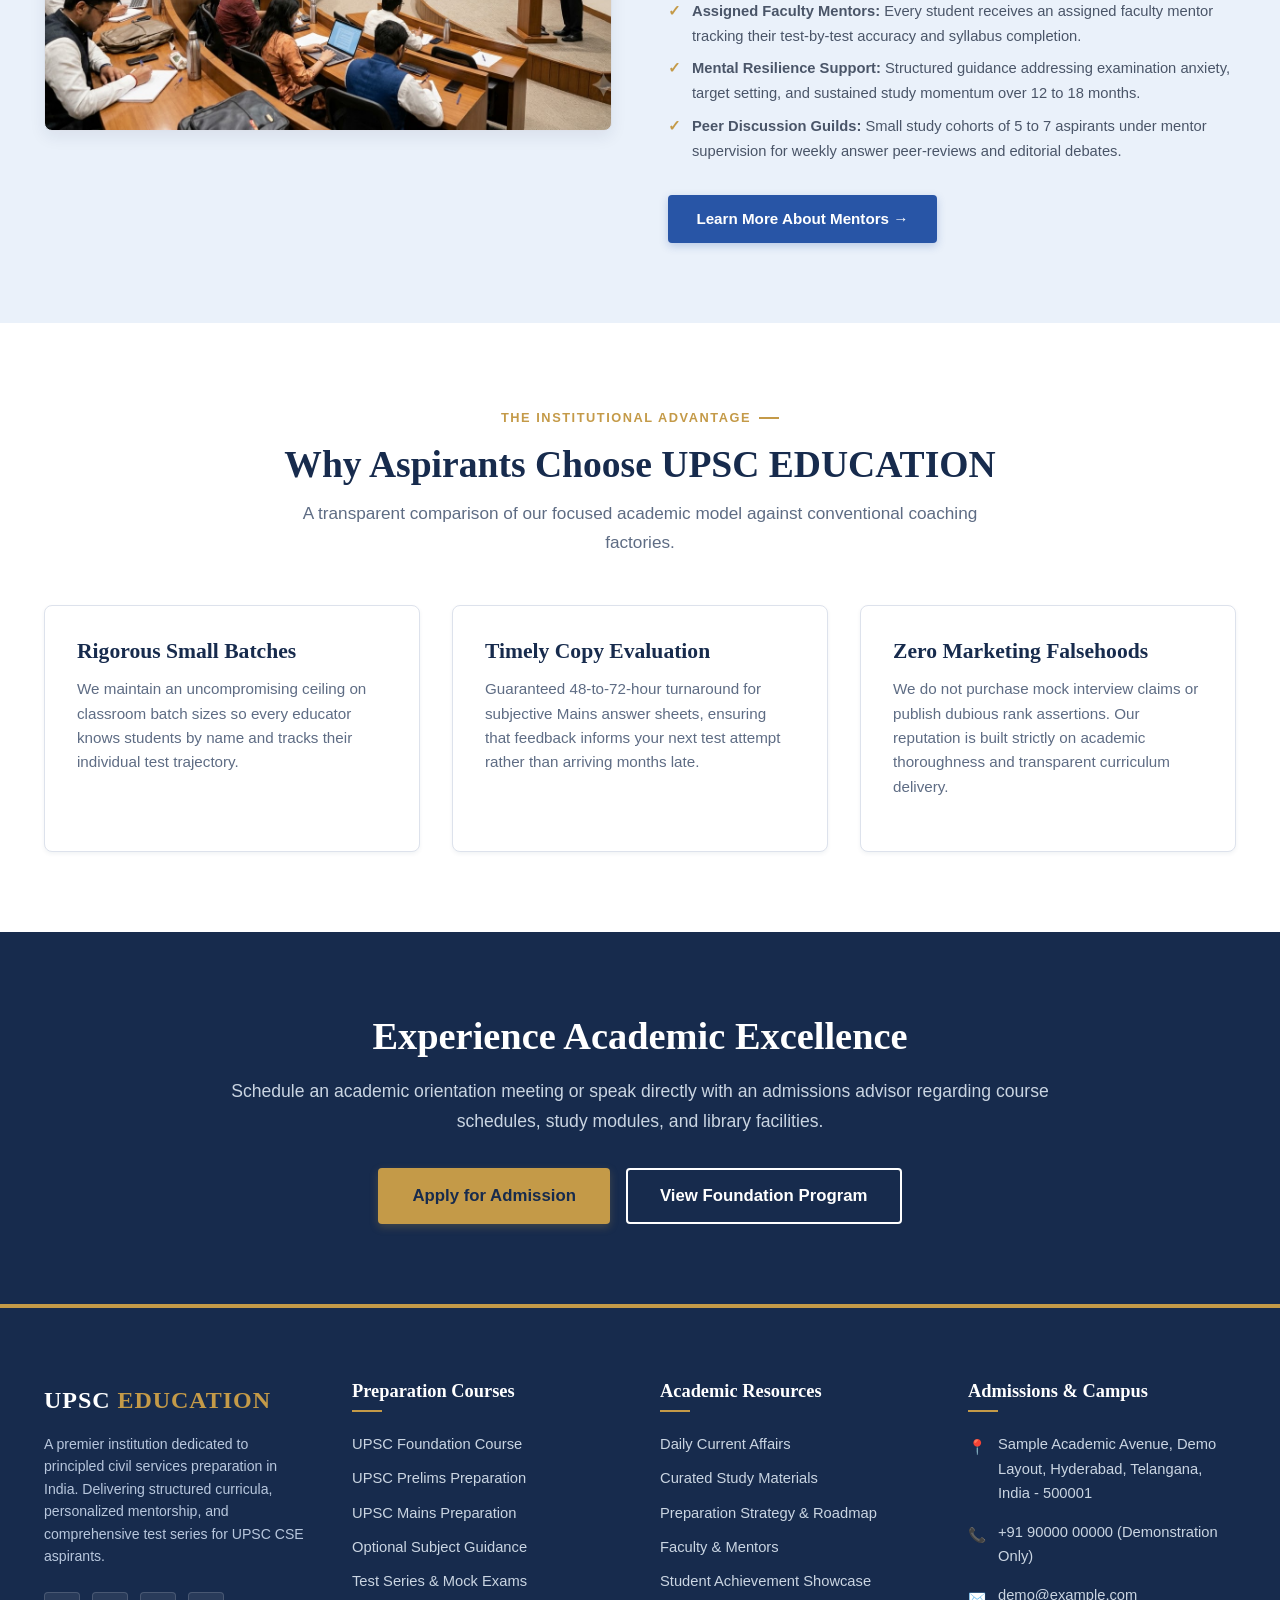
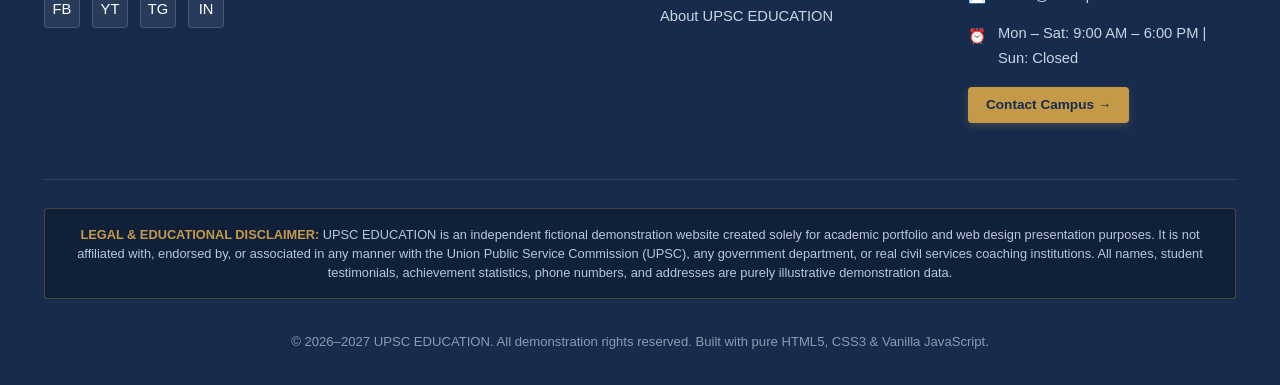
<file: about.html>
<!DOCTYPE html>
<html lang="en">
<head>
  <meta charset="UTF-8">
  <meta name="viewport" content="width=device-width, initial-scale=1.0">
  <meta name="description" content="About UPSC EDUCATION - Discover our educational philosophy, institutional mission, faculty mentorship model, and disciplined civil services preparation environment.">
  <title>About Us | UPSC EDUCATION</title>
  <link rel="stylesheet" href="css/style.css">
</head>
<body>

  <!-- Top Announcement Bar -->
  <aside class="top-notice-bar" aria-label="Announcement">
    <div class="container top-notice-inner">
      <div class="top-notice-text">
        <span class="top-notice-badge">Demonstration Portal</span>
        <span>UPSC EDUCATION Institutional Overview &amp; Educational Methodology</span>
      </div>
      <div class="top-notice-links">
        <span>Helpline: +91 90000 00000</span>
        <a href="admissions-contact.html">Campus Visit &amp; Counselling</a>
      </div>
    </div>
  </aside>

  <!-- Sticky Site Header -->
  <header class="site-header">
    <div class="container header-container">
      <a href="index.html" class="brand-logo" aria-label="UPSC EDUCATION Homepage">
        <div class="brand-emblem" aria-hidden="true">
          <svg viewBox="0 0 24 24"><path d="M12 3L1 9L12 15L21 10.09V17H23V9M5 13.18V17.18L12 21L19 17.18V13.18L12 17L5 13.18Z"/></svg>
        </div>
        <div class="brand-text">
          <span class="brand-name">UPSC <span>EDUCATION</span></span>
          <span class="brand-tagline">Civil Services Institute</span>
        </div>
      </a>

      <button type="button" class="menu-toggle" aria-label="Toggle navigation menu" aria-expanded="false">
        <svg viewBox="0 0 24 24"><path d="M3 6h18v2H3V6m0 5h18v2H3v-2m0 5h18v2H3v-2Z"/></svg>
      </button>

      <!-- Main Navigation: Exactly 4 Items + Admission CTA -->
      <nav class="header-nav" aria-label="Main Navigation">
        <ul class="main-navigation">
          <li class="nav-item">
            <a href="index.html" class="nav-link">Home</a>
          </li>
          <li class="nav-item">
            <a href="about.html" class="nav-link active">About Us</a>
          </li>
          <li class="nav-item dropdown">
            <button type="button" class="nav-link dropdown-toggle" aria-expanded="false" aria-haspopup="true">
              Courses
              <svg class="arrow-icon" viewBox="0 0 24 24"><path d="M7 10l5 5 5-5z"/></svg>
            </button>
            <div class="dropdown-menu" role="menu">
              <a href="foundation-course.html" class="dropdown-link" role="menuitem">
                <span class="dropdown-link-icon">🏛️</span>
                <div>
                  <span class="dropdown-link-title">UPSC Foundation Course</span>
                  <span class="dropdown-link-desc">1 &amp; 2-year integrated GS + CSAT curriculum</span>
                </div>
              </a>
              <a href="prelims.html" class="dropdown-link" role="menuitem">
                <span class="dropdown-link-icon">🎯</span>
                <div>
                  <span class="dropdown-link-title">UPSC Prelims Preparation</span>
                  <span class="dropdown-link-desc">GS Paper I &amp; CSAT intensive test practice</span>
                </div>
              </a>
              <a href="mains-optional.html" class="dropdown-link" role="menuitem">
                <span class="dropdown-link-icon">✍️</span>
                <div>
                  <span class="dropdown-link-title">UPSC Mains Preparation</span>
                  <span class="dropdown-link-desc">GS Papers I–IV, Essay writing &amp; case studies</span>
                </div>
              </a>
              <a href="mains-optional.html#optional-guidance" class="dropdown-link" role="menuitem">
                <span class="dropdown-link-icon">📚</span>
                <div>
                  <span class="dropdown-link-title">Optional Subject Guidance</span>
                  <span class="dropdown-link-desc">Subject selection, syllabus &amp; answer review</span>
                </div>
              </a>
              <a href="test-series.html" class="dropdown-link" role="menuitem">
                <span class="dropdown-link-icon">📊</span>
                <div>
                  <span class="dropdown-link-title">Test Series &amp; Mock Exams</span>
                  <span class="dropdown-link-desc">Simulation tests with in-depth analytics</span>
                </div>
              </a>
            </div>
          </li>
          <li class="nav-item dropdown">
            <button type="button" class="nav-link dropdown-toggle" aria-expanded="false" aria-haspopup="true">
              Resources
              <svg class="arrow-icon" viewBox="0 0 24 24"><path d="M7 10l5 5 5-5z"/></svg>
            </button>
            <div class="dropdown-menu" role="menu">
              <a href="resources.html#current-affairs" class="dropdown-link" role="menuitem">
                <span class="dropdown-link-icon">📰</span>
                <div>
                  <span class="dropdown-link-title">Current Affairs</span>
                  <span class="dropdown-link-desc">National news, editorials &amp; monthly compilations</span>
                </div>
              </a>
              <a href="resources.html#study-materials" class="dropdown-link" role="menuitem">
                <span class="dropdown-link-icon">📑</span>
                <div>
                  <span class="dropdown-link-title">Study Materials</span>
                  <span class="dropdown-link-desc">NCERT summaries, syllabus maps &amp; checklists</span>
                </div>
              </a>
              <a href="preparation-strategy.html" class="dropdown-link" role="menuitem">
                <span class="dropdown-link-icon">🧭</span>
                <div>
                  <span class="dropdown-link-title">Preparation Strategy</span>
                  <span class="dropdown-link-desc">8-stage preparation roadmap &amp; booklists</span>
                </div>
              </a>
              <a href="faculty-results.html#faculty" class="dropdown-link" role="menuitem">
                <span class="dropdown-link-icon">👨‍🏫</span>
                <div>
                  <span class="dropdown-link-title">Faculty &amp; Mentors</span>
                  <span class="dropdown-link-desc">Experienced educators across GS &amp; Optionals</span>
                </div>
              </a>
              <a href="faculty-results.html#results" class="dropdown-link" role="menuitem">
                <span class="dropdown-link-icon">🏆</span>
                <div>
                  <span class="dropdown-link-title">Student Results</span>
                  <span class="dropdown-link-desc">Demonstration student achievements &amp; feedback</span>
                </div>
              </a>
            </div>
          </li>
        </ul>

        <a href="admissions-contact.html" class="header-cta-btn">Apply for Admission</a>
      </nav>
    </div>
  </header>

  <main id="main-content">
    <!-- Page Header Banner -->
    <section class="page-banner">
      <div class="container">
        <div class="breadcrumb">
          <a href="index.html">Home</a>
          <span class="breadcrumb-separator">/</span>
          <span>About Us</span>
        </div>
        <h1 style="font-size: clamp(2.2rem, 3.8vw, 3.2rem);">About UPSC EDUCATION</h1>
        <p class="lead" style="max-width: 720px; color:#CAD5E2;">
          Fostering disciplined intellectual rigor, ethical governance values, and strategic preparation frameworks for India's civil services aspirants.
        </p>
      </div>
    </section>

    <!-- Institutional Philosophy & Overview -->
    <section class="section-padding bg-white">
      <div class="container">
        <div class="grid grid-2" style="align-items: center; gap: 3.5rem;">
          <div>
            <span class="section-label">INSTITUTIONAL IDENTITY</span>
            <h2>Cultivating Administrative Intellect &amp; Integrity</h2>
            <p class="lead">
              UPSC EDUCATION was envisioned as a sanctuary of serious scholarship for candidates aspiring to join the Indian Administrative Service (IAS), Indian Police Service (IPS), Indian Foreign Service (IFS), and other premier central services.
            </p>
            <p>
              We view civil services preparation not merely as an exercise in passing a competitive test, but as a transformational apprenticeship in public administration. Our academic framework trains students to analyze complex socio-economic realities with constitutional empathy, objective data analysis, and balanced policy pragmatism.
            </p>
            <p>
              Through deliberate pedagogical design, our lecture halls, study rooms, and mentorship desks operate with an unyielding commitment to academic integrity and intellectual honesty.
            </p>
          </div>
          <div>
            <!-- Image Placeholder: upsc-academic-environment -->
            <div class="image-placeholder upsc-academic-environment" role="img" aria-label="Professional academic learning environment at UPSC EDUCATION">
              <div class="placeholder-content">
                <div class="placeholder-icon">
                  <svg width="24" height="24" viewBox="0 0 24 24" fill="currentColor"><path d="M12 3L1 9l11 6 9-4.91V17h2V9L12 3zM5 13.18v4L12 21l7-3.82v-4L12 17l-7-3.82z"/></svg>
                </div>
                <h3 class="placeholder-title">Academic Campus Environment</h3>
                <p class="placeholder-desc">A disciplined, resource-rich atmosphere conducive to prolonged hours of focused reading, group deliberation, and quiet contemplation.</p>
              </div>
            </div>
          </div>
        </div>
      </div>
    </section>

    <!-- Mission & Vision -->
    <section class="section-padding bg-warm-ivory">
      <div class="container">
        <div class="section-header text-center">
          <span class="section-label">PURPOSE &amp; HORIZONS</span>
          <h2>Our Mission and Institutional Vision</h2>
          <p class="subtitle">Guiding principles shaping our educational trajectory and administrative standard.</p>
        </div>

        <div class="grid grid-2">
          <!-- Mission Card -->
          <div class="card card-top-gold" style="padding: 2.5rem;">
            <div class="card-icon" style="background-color: var(--color-gold-light); color: var(--color-gold);">
              <svg viewBox="0 0 24 24"><path d="M12 2L4.5 20.29l.71.71L12 18l6.79 3 .71-.71z"/></svg>
            </div>
            <h3 style="font-size: 1.6rem;">Institutional Mission</h3>
            <p style="font-size: 1.05rem; line-height: 1.75; color: #374151;">
              To provide civil services aspirants from all academic and economic backgrounds with accessible, scientifically structured, and intellectually honest UPSC CSE preparation. We commit to demystifying the examination through rigorous conceptual grounding, regular diagnostics, and ethical mentorship that empowers candidates to serve the republic with distinction.
            </p>
            <ul class="course-features-list" style="margin-top: 1rem;">
              <li>Eradicate ambiguity around UPSC evaluation benchmarks</li>
              <li>Provide affordable, high-yield academic resources</li>
              <li>Instill constitutional ethics in prospective administrators</li>
            </ul>
          </div>

          <!-- Vision Card -->
          <div class="card card-top-royal" style="padding: 2.5rem;">
            <div class="card-icon">
              <svg viewBox="0 0 24 24"><path d="M12 4.5C7 4.5 2.73 7.61 1 12c1.73 4.39 6 7.5 11 7.5s9.27-3.11 11-7.5c-1.73-4.39-6-7.5-11-7.5zM12 17c-2.76 0-5-2.24-5-5s2.24-5 5-5 5 2.24 5 5-2.24 5-5 5zm0-8c-1.66 0-3 1.34-3 3s1.34 3 3 3 3-1.34 3-3-1.34-3-3-3z"/></svg>
            </div>
            <h3 style="font-size: 1.6rem;">Institutional Vision</h3>
            <p style="font-size: 1.05rem; line-height: 1.75; color: #374151;">
              To stand as India's most respected center for civil services education, recognized for academic depth, objective answer assessment standards, and pedagogical innovations that prioritize critical thinking over commercial hype.
            </p>
            <ul class="course-features-list" style="margin-top: 1rem;">
              <li>Cultivate multi-disciplinary problem solvers for governance</li>
              <li>Lead nationwide standards in answer copy evaluation fidelity</li>
              <li>Bridge the gap between theoretical knowledge and field administration</li>
            </ul>
          </div>
        </div>
      </div>
    </section>

    <!-- Teaching Methodology & Academic Support System -->
    <section class="section-padding bg-white">
      <div class="container">
        <div class="section-header text-center">
          <span class="section-label">PEDAGOGICAL FRAMEWORK</span>
          <h2>Our Teaching Methodology</h2>
          <p class="subtitle">A structured 4-pillar pedagogical continuum developed through extensive examination syllabus mapping.</p>
        </div>

        <div class="grid grid-4">
          <div class="card">
            <div style="font-family:var(--font-serif); font-size:1.7rem; font-weight:800; color:var(--color-royal-blue); margin-bottom:0.5rem;">Pillar 1</div>
            <h4>Conceptual Deconstruction</h4>
            <p>Every topic starts with fundamental constitutional doctrines, economic first principles, and geographical spatial reasoning before moving into advanced case laws or schemes.</p>
          </div>
          <div class="card">
            <div style="font-family:var(--font-serif); font-size:1.7rem; font-weight:800; color:var(--color-gold); margin-bottom:0.5rem;">Pillar 2</div>
            <h4>Static-Current Synchronization</h4>
            <p>Daily newspaper events and government gazettes are actively tagged to specific sub-clauses of GS Papers I, II, III, and IV, reinforcing cross-paper synthesis.</p>
          </div>
          <div class="card">
            <div style="font-family:var(--font-serif); font-size:1.7rem; font-weight:800; color:var(--color-royal-blue); margin-bottom:0.5rem;">Pillar 3</div>
            <h4>Active Answer Synthesis</h4>
            <p>Students participate in in-class rapid drafting sessions, converting raw lecture points into structured 10-marker and 15-marker answer representations within 7 minutes.</p>
          </div>
          <div class="card">
            <div style="font-family:var(--font-serif); font-size:1.7rem; font-weight:800; color:var(--color-gold); margin-bottom:0.5rem;">Pillar 4</div>
            <h4>Granular Rubric Evaluation</h4>
            <p>Diagnostic evaluation rubrics identify weaknesses in introduction framing, flow-diagram usage, point formatting, and ethical case handling with specific corrective guidance.</p>
          </div>
        </div>
      </div>
    </section>

    <!-- Mentorship Philosophy & Peer Learning Environment -->
    <section class="section-padding bg-light-blue">
      <div class="container">
        <div class="grid grid-2" style="align-items: center; gap: 3.5rem;">
          <div>
            <!-- Image Placeholder: upsc-discussion -->
            <div class="image-placeholder upsc-discussion" role="img" aria-label="Group discussion among civil services aspirants">
              <div class="placeholder-content">
                <div class="placeholder-icon">
                  <svg width="24" height="24" viewBox="0 0 24 24" fill="currentColor"><path d="M21 6h-2v9H6v2c0 .55.45 1 1 1h11l4 4V7c0-.55-.45-1-1-1zm-4 7V3c0-.55-.45-1-1-1H3c-.55 0-1 .45-1 1v14l4-4h10c.55 0 1-.45 1-1z"/></svg>
                </div>
                <h3 class="placeholder-title">Aspirant Discussion Circles</h3>
                <p class="placeholder-desc">Moderated peer debates on complex public policy questions, budget analyses, and international geopolitical dilemmas.</p>
              </div>
            </div>
          </div>

          <div>
            <span class="section-label">MENTORSHIP PHILOSOPHY</span>
            <h2>Individualized Attention, Not Industrial Coaching</h2>
            <p class="lead">
              Civil services preparation is a psychological marathon as much as an intellectual endeavor. Isolating oneself with stacks of books without critical feedback often leads to preparation burnout.
            </p>
            <p>
              At UPSC EDUCATION, mentorship is integrated directly into the academic week:
            </p>
            <ul class="course-features-list">
              <li><strong>Assigned Faculty Mentors:</strong> Every student receives an assigned faculty mentor tracking their test-by-test accuracy and syllabus completion.</li>
              <li><strong>Mental Resilience Support:</strong> Structured guidance addressing examination anxiety, target setting, and sustained study momentum over 12 to 18 months.</li>
              <li><strong>Peer Discussion Guilds:</strong> Small study cohorts of 5 to 7 aspirants under mentor supervision for weekly answer peer-reviews and editorial debates.</li>
            </ul>
            <div style="margin-top: 2rem;">
              <a href="faculty-results.html" class="btn btn-primary">Learn More About Mentors &rarr;</a>
            </div>
          </div>
        </div>
      </div>
    </section>

    <!-- Why Aspirants Choose UPSC EDUCATION -->
    <section class="section-padding bg-white">
      <div class="container">
        <div class="section-header text-center">
          <span class="section-label">THE INSTITUTIONAL ADVANTAGE</span>
          <h2>Why Aspirants Choose UPSC EDUCATION</h2>
          <p class="subtitle">A transparent comparison of our focused academic model against conventional coaching factories.</p>
        </div>

        <div class="grid grid-3">
          <div class="card">
            <h3>Rigorous Small Batches</h3>
            <p>We maintain an uncompromising ceiling on classroom batch sizes so every educator knows students by name and tracks their individual test trajectory.</p>
          </div>
          <div class="card">
            <h3>Timely Copy Evaluation</h3>
            <p>Guaranteed 48-to-72-hour turnaround for subjective Mains answer sheets, ensuring that feedback informs your next test attempt rather than arriving months late.</p>
          </div>
          <div class="card">
            <h3>Zero Marketing Falsehoods</h3>
            <p>We do not purchase mock interview claims or publish dubious rank assertions. Our reputation is built strictly on academic thoroughness and transparent curriculum delivery.</p>
          </div>
        </div>
      </div>
    </section>

    <!-- Admission CTA Banner -->
    <section class="section-padding bg-deep-navy text-center">
      <div class="container container-narrow">
        <h2 style="font-size:2.4rem; color:#FFF; margin-bottom:1rem;">Experience Academic Excellence</h2>
        <p style="color:#CAD5E2; font-size:1.1rem; margin-bottom:2rem;">
          Schedule an academic orientation meeting or speak directly with an admissions advisor regarding course schedules, study modules, and library facilities.
        </p>
        <div class="btn-group" style="justify-content:center;">
          <a href="admissions-contact.html" class="btn btn-gold btn-lg">Apply for Admission</a>
          <a href="foundation-course.html" class="btn btn-outline-white btn-lg">View Foundation Program</a>
        </div>
      </div>
    </section>
  </main>

  <!-- Academic Footer -->
  <footer class="site-footer">
    <div class="container">
      <div class="grid grid-4" style="gap: 2.5rem;">
        <div>
          <div class="footer-brand">
            <div class="footer-brand-title">UPSC <span>EDUCATION</span></div>
            <p style="color:#B8C7DD; font-size:0.88rem; line-height:1.6; margin-top:0.75rem;">
              A premier institution dedicated to principled civil services preparation in India. Delivering structured curricula, personalized mentorship, and comprehensive test series for UPSC CSE aspirants.
            </p>
          </div>
          <div class="footer-socials">
            <span class="social-placeholder-btn" title="Social Channel Placeholder">FB</span>
            <span class="social-placeholder-btn" title="Social Channel Placeholder">YT</span>
            <span class="social-placeholder-btn" title="Social Channel Placeholder">TG</span>
            <span class="social-placeholder-btn" title="Social Channel Placeholder">IN</span>
          </div>
        </div>
        <div>
          <h4>Preparation Courses</h4>
          <ul class="footer-links">
            <li><a href="foundation-course.html">UPSC Foundation Course</a></li>
            <li><a href="prelims.html">UPSC Prelims Preparation</a></li>
            <li><a href="mains-optional.html">UPSC Mains Preparation</a></li>
            <li><a href="mains-optional.html#optional-guidance">Optional Subject Guidance</a></li>
            <li><a href="test-series.html">Test Series &amp; Mock Exams</a></li>
          </ul>
        </div>
        <div>
          <h4>Academic Resources</h4>
          <ul class="footer-links">
            <li><a href="resources.html#current-affairs">Daily Current Affairs</a></li>
            <li><a href="resources.html#study-materials">Curated Study Materials</a></li>
            <li><a href="preparation-strategy.html">Preparation Strategy &amp; Roadmap</a></li>
            <li><a href="faculty-results.html#faculty">Faculty &amp; Mentors</a></li>
            <li><a href="faculty-results.html#results">Student Achievement Showcase</a></li>
            <li><a href="about.html">About UPSC EDUCATION</a></li>
          </ul>
        </div>
        <div>
          <h4>Admissions &amp; Campus</h4>
          <div class="footer-contact-item">
            <span class="footer-contact-icon">📍</span>
            <span>Sample Academic Avenue, Demo Layout, Hyderabad, Telangana, India - 500001</span>
          </div>
          <div class="footer-contact-item">
            <span class="footer-contact-icon">📞</span>
            <span>+91 90000 00000 (Demonstration Only)</span>
          </div>
          <div class="footer-contact-item">
            <span class="footer-contact-icon">✉️</span>
            <span>demo@example.com</span>
          </div>
          <div class="footer-contact-item">
            <span class="footer-contact-icon">⏰</span>
            <span>Mon – Sat: 9:00 AM – 6:00 PM | Sun: Closed</span>
          </div>
          <div style="margin-top:1rem;">
            <a href="admissions-contact.html" class="btn btn-sm btn-gold">Contact Campus &rarr;</a>
          </div>
        </div>
      </div>
      <div class="footer-bottom">
        <div class="disclaimer-box">
          <strong>LEGAL &amp; EDUCATIONAL DISCLAIMER:</strong> UPSC EDUCATION is an independent fictional demonstration website created solely for academic portfolio and web design presentation purposes. It is not affiliated with, endorsed by, or associated in any manner with the Union Public Service Commission (UPSC), any government department, or real civil services coaching institutions. All names, student testimonials, achievement statistics, phone numbers, and addresses are purely illustrative demonstration data.
        </div>
        <div>
          &copy; 2026–2027 UPSC EDUCATION. All demonstration rights reserved. Built with pure HTML5, CSS3 &amp; Vanilla JavaScript.
        </div>
      </div>
    </div>
  </footer>

  <button type="button" class="back-to-top" id="backToTopBtn" aria-label="Back to top">
    <svg width="20" height="20" viewBox="0 0 24 24" fill="currentColor"><path d="M7.41 15.41L12 10.83l4.59 4.58L18 14l-6-6-6 6z"/></svg>
  </button>

  <div class="demo-modal-overlay" id="demoModal" role="dialog" aria-modal="true" aria-labelledby="modalTitle">
    <div class="demo-modal-box">
      <button type="button" class="modal-close-btn" id="modalCloseBtn" aria-label="Close dialog">&times;</button>
      <div class="demo-modal-icon">
        <svg viewBox="0 0 24 24"><path d="M9 16.17L4.83 12l-1.42 1.41L9 19 21 7l-1.41-1.41z"/></svg>
      </div>
      <h3 id="modalTitle" style="margin-bottom:0.75rem;">Demonstration Notice</h3>
      <p id="modalDesc" style="color:var(--color-text-muted); font-size:0.95rem; line-height:1.6;"></p>
      <button type="button" class="btn btn-primary" id="modalDismissBtn" style="margin-top:1.25rem;">Close Notice</button>
    </div>
  </div>

  <script src="js/script.js"></script>
</body>
</html>
</file>
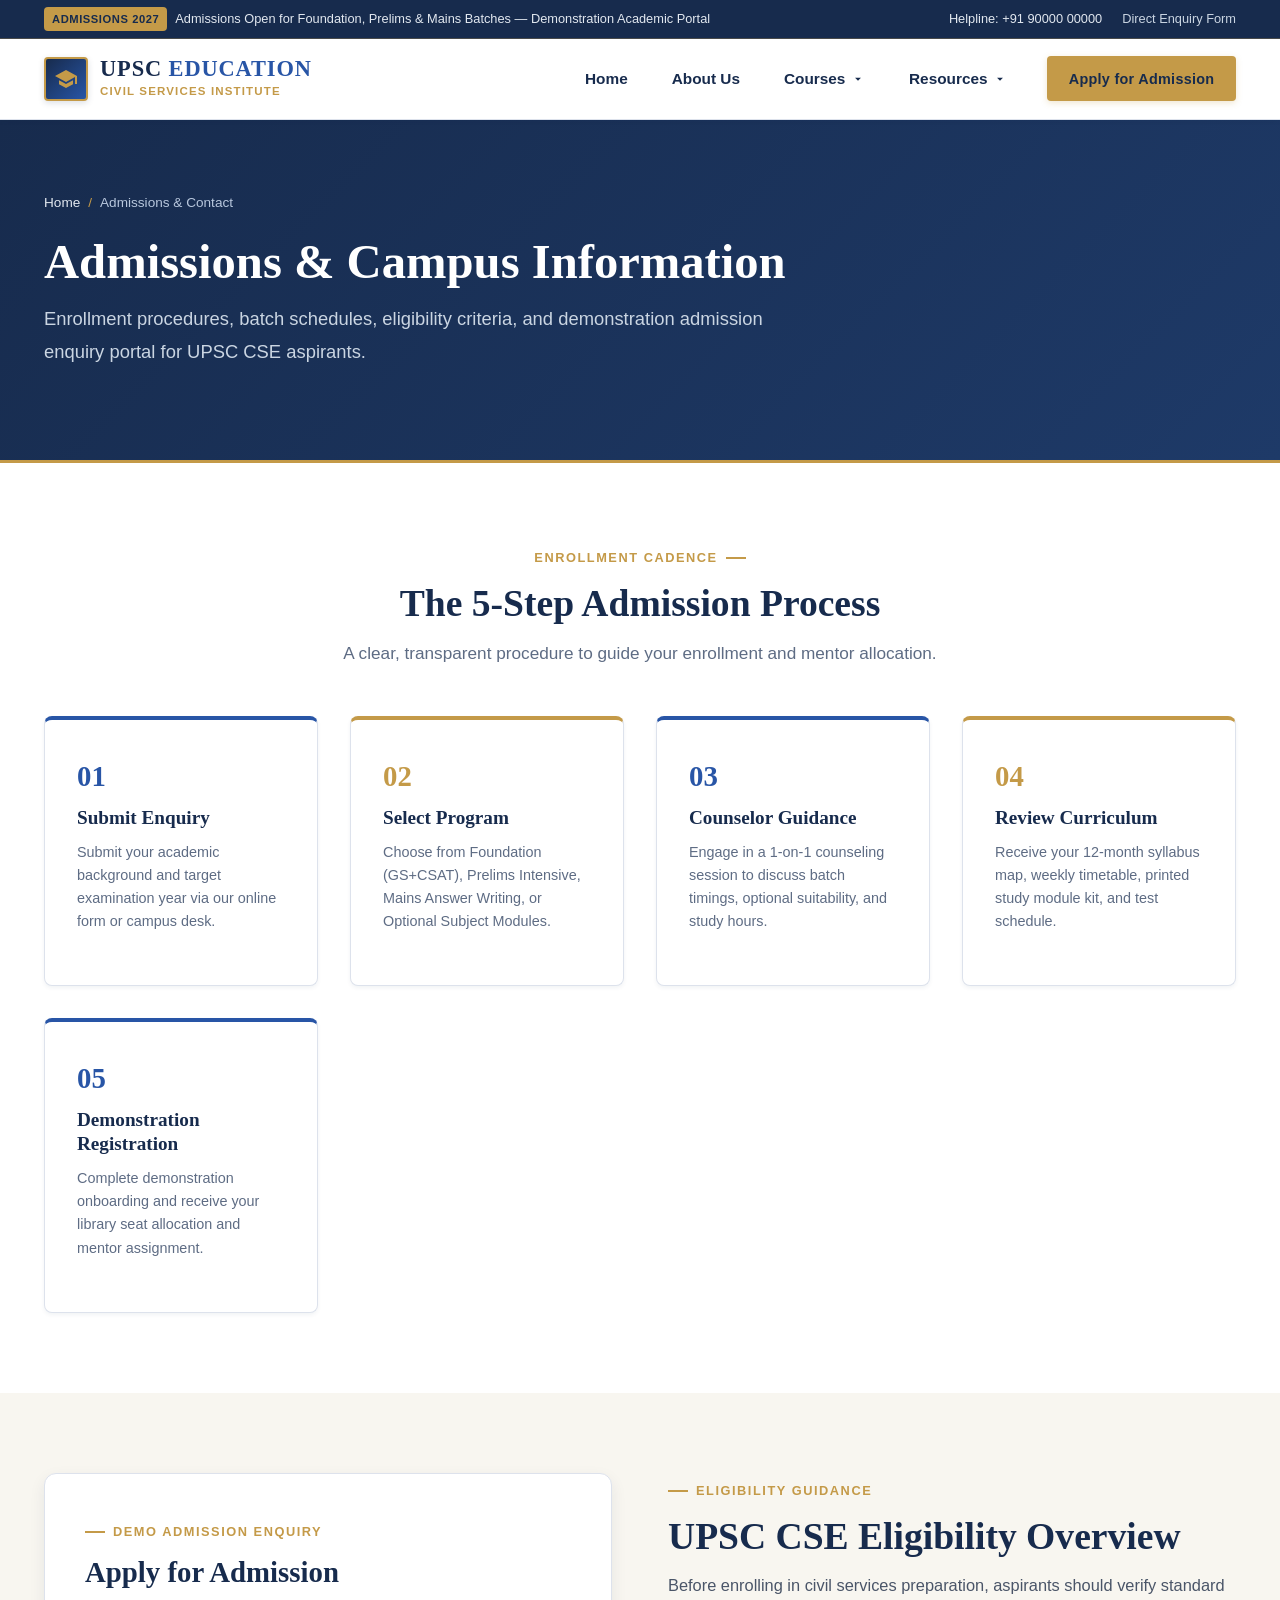
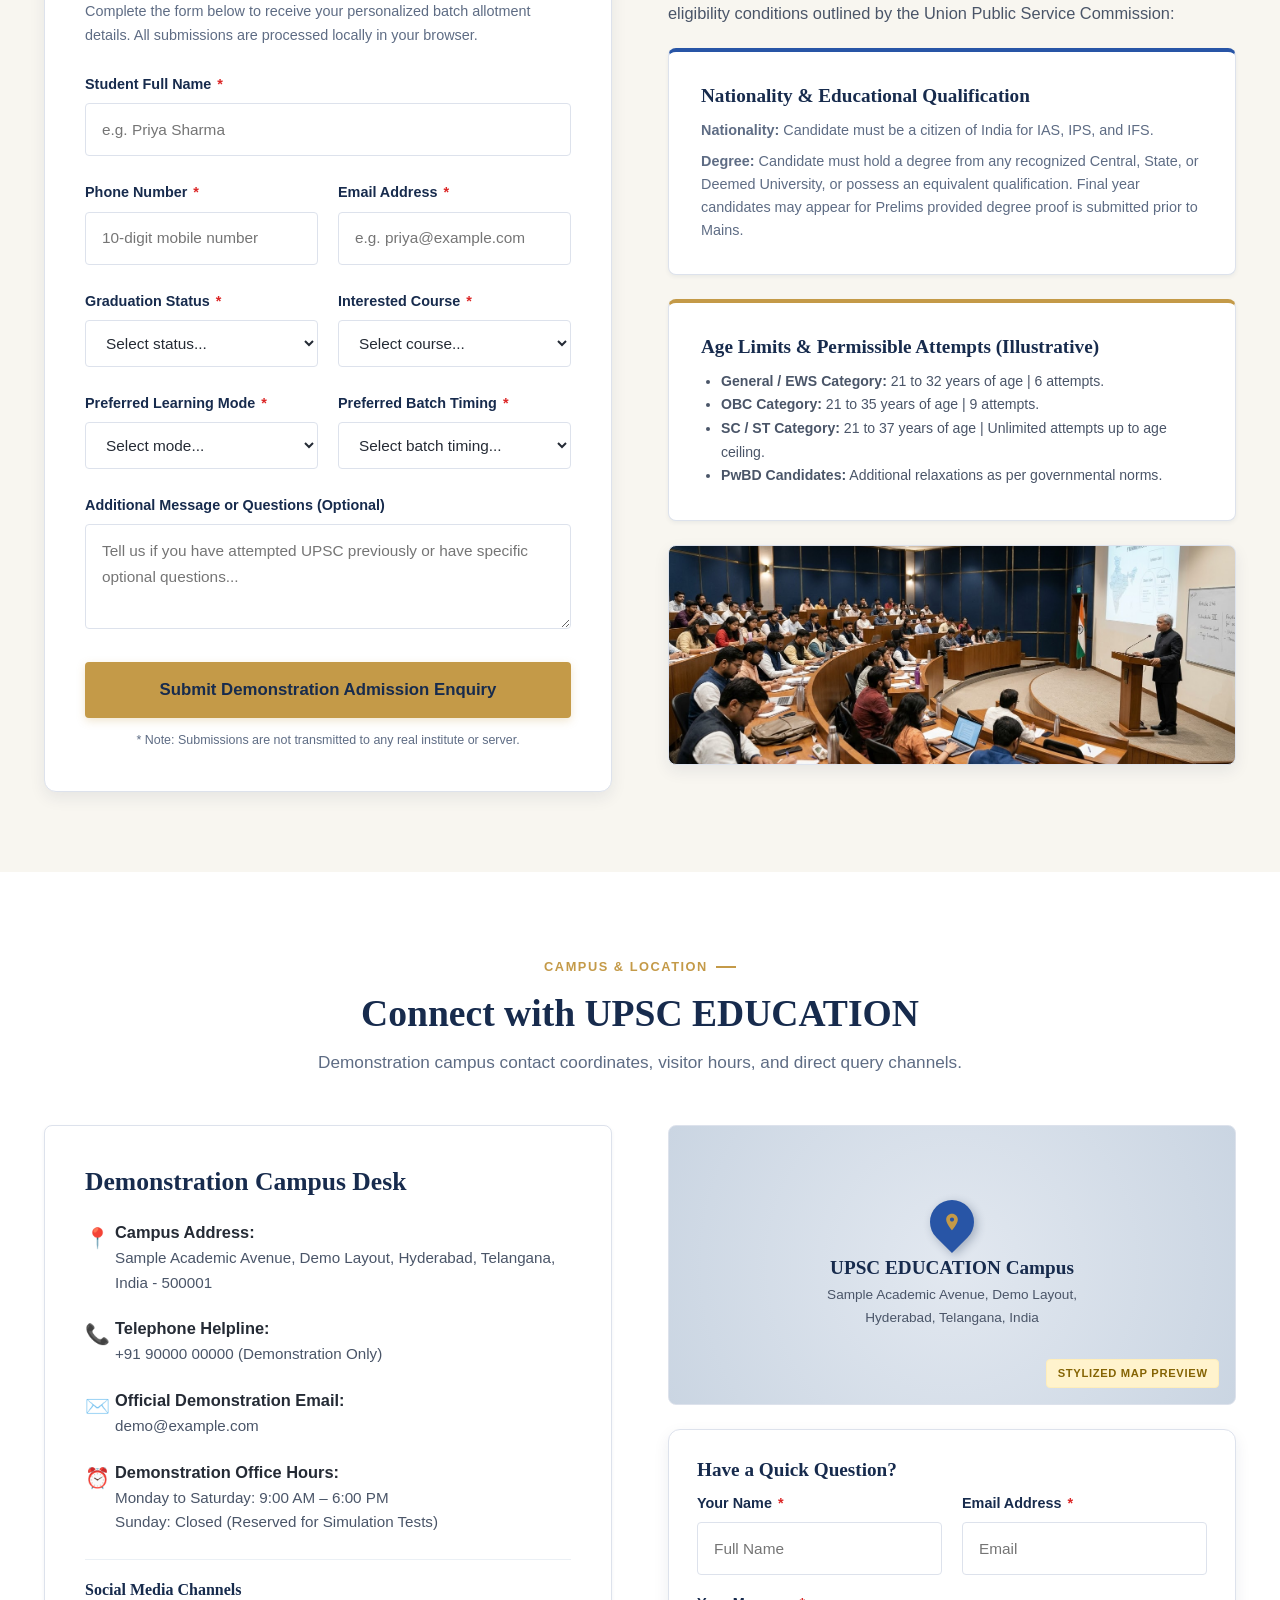
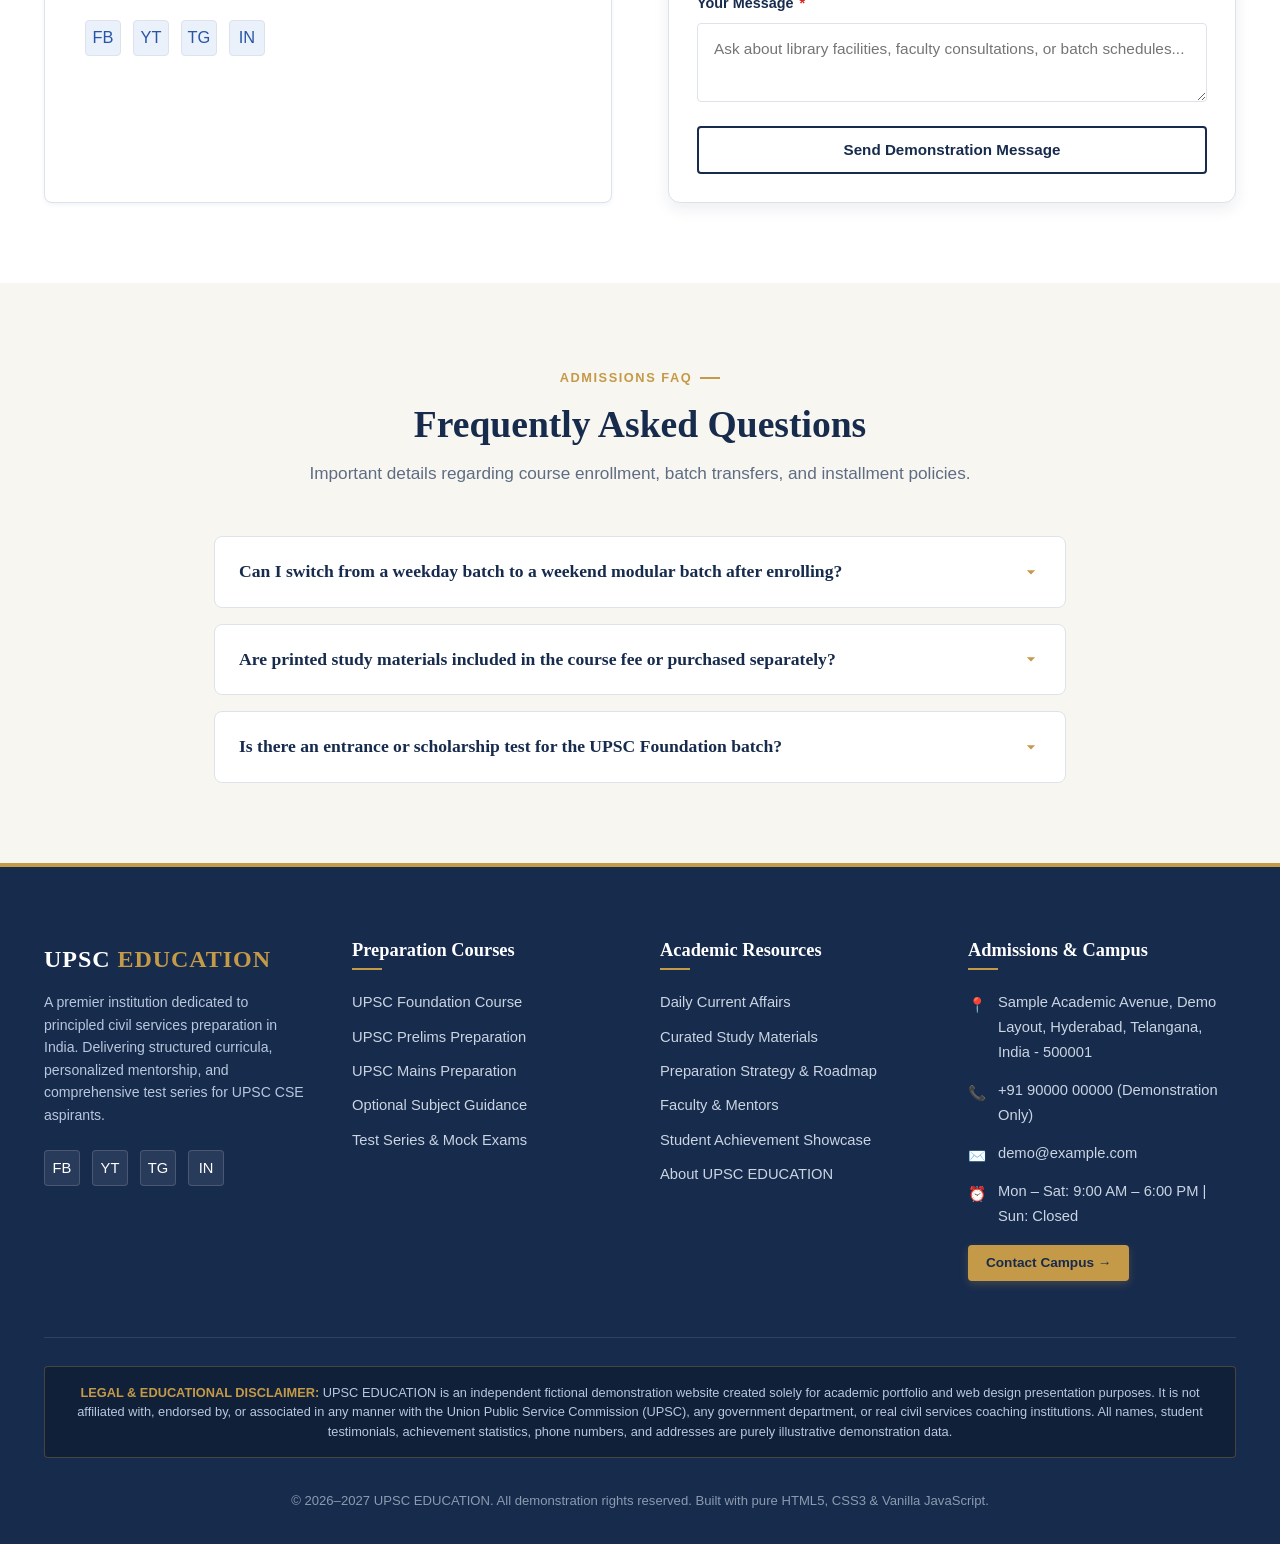
<file: admissions-contact.html>
<!DOCTYPE html>
<html lang="en">
<head>
  <meta charset="UTF-8">
  <meta name="viewport" content="width=device-width, initial-scale=1.0">
  <meta name="description" content="Admissions & Contact at UPSC EDUCATION - Submit admission enquiries, review batch schedules, eligibility criteria, and explore campus contact details.">
  <title>Admissions &amp; Contact | UPSC EDUCATION</title>
  <link rel="stylesheet" href="css/style.css">
</head>
<body>

  <!-- Top Announcement Bar -->
  <aside class="top-notice-bar" aria-label="Announcement">
    <div class="container top-notice-inner">
      <div class="top-notice-text">
        <span class="top-notice-badge">Admissions 2027</span>
        <span>Admissions Open for Foundation, Prelims &amp; Mains Batches — Demonstration Academic Portal</span>
      </div>
      <div class="top-notice-links">
        <span>Helpline: +91 90000 00000</span>
        <a href="#admission-form">Direct Enquiry Form</a>
      </div>
    </div>
  </aside>

  <!-- Sticky Site Header -->
  <header class="site-header">
    <div class="container header-container">
      <a href="index.html" class="brand-logo" aria-label="UPSC EDUCATION Homepage">
        <div class="brand-emblem" aria-hidden="true">
          <svg viewBox="0 0 24 24"><path d="M12 3L1 9L12 15L21 10.09V17H23V9M5 13.18V17.18L12 21L19 17.18V13.18L12 17L5 13.18Z"/></svg>
        </div>
        <div class="brand-text">
          <span class="brand-name">UPSC <span>EDUCATION</span></span>
          <span class="brand-tagline">Civil Services Institute</span>
        </div>
      </a>

      <button type="button" class="menu-toggle" aria-label="Toggle navigation menu" aria-expanded="false">
        <svg viewBox="0 0 24 24"><path d="M3 6h18v2H3V6m0 5h18v2H3v-2m0 5h18v2H3v-2Z"/></svg>
      </button>

      <!-- Main Navigation: Exactly 4 Items + Admission CTA -->
      <nav class="header-nav" aria-label="Main Navigation">
        <ul class="main-navigation">
          <li class="nav-item">
            <a href="index.html" class="nav-link">Home</a>
          </li>
          <li class="nav-item">
            <a href="about.html" class="nav-link">About Us</a>
          </li>
          <li class="nav-item dropdown">
            <button type="button" class="nav-link dropdown-toggle" aria-expanded="false" aria-haspopup="true">
              Courses
              <svg class="arrow-icon" viewBox="0 0 24 24"><path d="M7 10l5 5 5-5z"/></svg>
            </button>
            <div class="dropdown-menu" role="menu">
              <a href="foundation-course.html" class="dropdown-link" role="menuitem">
                <span class="dropdown-link-icon">🏛️</span>
                <div>
                  <span class="dropdown-link-title">UPSC Foundation Course</span>
                  <span class="dropdown-link-desc">1 &amp; 2-year integrated GS + CSAT curriculum</span>
                </div>
              </a>
              <a href="prelims.html" class="dropdown-link" role="menuitem">
                <span class="dropdown-link-icon">🎯</span>
                <div>
                  <span class="dropdown-link-title">UPSC Prelims Preparation</span>
                  <span class="dropdown-link-desc">GS Paper I &amp; CSAT intensive test practice</span>
                </div>
              </a>
              <a href="mains-optional.html" class="dropdown-link" role="menuitem">
                <span class="dropdown-link-icon">✍️</span>
                <div>
                  <span class="dropdown-link-title">UPSC Mains Preparation</span>
                  <span class="dropdown-link-desc">GS Papers I–IV, Essay writing &amp; case studies</span>
                </div>
              </a>
              <a href="mains-optional.html#optional-guidance" class="dropdown-link" role="menuitem">
                <span class="dropdown-link-icon">📚</span>
                <div>
                  <span class="dropdown-link-title">Optional Subject Guidance</span>
                  <span class="dropdown-link-desc">Subject selection, syllabus &amp; answer review</span>
                </div>
              </a>
              <a href="test-series.html" class="dropdown-link" role="menuitem">
                <span class="dropdown-link-icon">📊</span>
                <div>
                  <span class="dropdown-link-title">Test Series &amp; Mock Exams</span>
                  <span class="dropdown-link-desc">Simulation tests with in-depth analytics</span>
                </div>
              </a>
            </div>
          </li>
          <li class="nav-item dropdown">
            <button type="button" class="nav-link dropdown-toggle" aria-expanded="false" aria-haspopup="true">
              Resources
              <svg class="arrow-icon" viewBox="0 0 24 24"><path d="M7 10l5 5 5-5z"/></svg>
            </button>
            <div class="dropdown-menu" role="menu">
              <a href="resources.html#current-affairs" class="dropdown-link" role="menuitem">
                <span class="dropdown-link-icon">📰</span>
                <div>
                  <span class="dropdown-link-title">Current Affairs</span>
                  <span class="dropdown-link-desc">National news, editorials &amp; monthly compilations</span>
                </div>
              </a>
              <a href="resources.html#study-materials" class="dropdown-link" role="menuitem">
                <span class="dropdown-link-icon">📑</span>
                <div>
                  <span class="dropdown-link-title">Study Materials</span>
                  <span class="dropdown-link-desc">NCERT summaries, syllabus maps &amp; checklists</span>
                </div>
              </a>
              <a href="preparation-strategy.html" class="dropdown-link" role="menuitem">
                <span class="dropdown-link-icon">🧭</span>
                <div>
                  <span class="dropdown-link-title">Preparation Strategy</span>
                  <span class="dropdown-link-desc">8-stage preparation roadmap &amp; booklists</span>
                </div>
              </a>
              <a href="faculty-results.html#faculty" class="dropdown-link" role="menuitem">
                <span class="dropdown-link-icon">👨‍🏫</span>
                <div>
                  <span class="dropdown-link-title">Faculty &amp; Mentors</span>
                  <span class="dropdown-link-desc">Experienced educators across GS &amp; Optionals</span>
                </div>
              </a>
              <a href="faculty-results.html#results" class="dropdown-link" role="menuitem">
                <span class="dropdown-link-icon">🏆</span>
                <div>
                  <span class="dropdown-link-title">Student Results</span>
                  <span class="dropdown-link-desc">Demonstration student achievements &amp; feedback</span>
                </div>
              </a>
            </div>
          </li>
        </ul>

        <a href="admissions-contact.html" class="header-cta-btn active">Apply for Admission</a>
      </nav>
    </div>
  </header>

  <main id="main-content">
    <!-- Page Header Banner -->
    <section class="page-banner">
      <div class="container">
        <div class="breadcrumb">
          <a href="index.html">Home</a>
          <span class="breadcrumb-separator">/</span>
          <span>Admissions &amp; Contact</span>
        </div>
        <h1 style="font-size: clamp(2.2rem, 3.8vw, 3.2rem);">Admissions &amp; Campus Information</h1>
        <p class="lead" style="max-width: 760px; color:#CAD5E2;">
          Enrollment procedures, batch schedules, eligibility criteria, and demonstration admission enquiry portal for UPSC CSE aspirants.
        </p>
      </div>
    </section>

    <!-- 5-Step Admission Process Timeline -->
    <section class="section-padding bg-white">
      <div class="container">
        <div class="section-header text-center">
          <span class="section-label">ENROLLMENT CADENCE</span>
          <h2>The 5-Step Admission Process</h2>
          <p class="subtitle">A clear, transparent procedure to guide your enrollment and mentor allocation.</p>
        </div>

        <div class="grid grid-4" style="grid-template-columns: repeat(auto-fit, minmax(220px, 1fr));">
          <div class="card card-top-royal">
            <div style="font-family:var(--font-serif); font-size:1.8rem; font-weight:800; color:var(--color-royal-blue); margin-bottom:0.35rem;">01</div>
            <h4>Submit Enquiry</h4>
            <p style="font-size: 0.9rem;">Submit your academic background and target examination year via our online form or campus desk.</p>
          </div>
          <div class="card card-top-gold">
            <div style="font-family:var(--font-serif); font-size:1.8rem; font-weight:800; color:var(--color-gold); margin-bottom:0.35rem;">02</div>
            <h4>Select Program</h4>
            <p style="font-size: 0.9rem;">Choose from Foundation (GS+CSAT), Prelims Intensive, Mains Answer Writing, or Optional Subject Modules.</p>
          </div>
          <div class="card card-top-royal">
            <div style="font-family:var(--font-serif); font-size:1.8rem; font-weight:800; color:var(--color-royal-blue); margin-bottom:0.35rem;">03</div>
            <h4>Counselor Guidance</h4>
            <p style="font-size: 0.9rem;">Engage in a 1-on-1 counseling session to discuss batch timings, optional suitability, and study hours.</p>
          </div>
          <div class="card card-top-gold">
            <div style="font-family:var(--font-serif); font-size:1.8rem; font-weight:800; color:var(--color-gold); margin-bottom:0.35rem;">04</div>
            <h4>Review Curriculum</h4>
            <p style="font-size: 0.9rem;">Receive your 12-month syllabus map, weekly timetable, printed study module kit, and test schedule.</p>
          </div>
          <div class="card card-top-royal">
            <div style="font-family:var(--font-serif); font-size:1.8rem; font-weight:800; color:var(--color-royal-blue); margin-bottom:0.35rem;">05</div>
            <h4>Demonstration Registration</h4>
            <p style="font-size: 0.9rem;">Complete demonstration onboarding and receive your library seat allocation and mentor assignment.</p>
          </div>
        </div>
      </div>
    </section>

    <!-- Admission Enquiry Form & Program Info Split -->
    <section class="section-padding bg-warm-ivory" id="admission-form">
      <div class="container">
        <div class="grid grid-2" style="gap: 3.5rem;">
          <!-- Left: Admission Enquiry Form -->
          <div>
            <div class="form-card">
              <span class="section-label">DEMO ADMISSION ENQUIRY</span>
              <h3 style="font-size: 1.8rem; margin-bottom: 0.5rem;">Apply for Admission</h3>
              <p style="font-size: 0.9rem; color: var(--color-text-muted); margin-bottom: 1.5rem;">
                Complete the form below to receive your personalized batch allotment details. All submissions are processed locally in your browser.
              </p>

              <form id="admissionEnquiryForm" novalidate>
                <div class="form-group">
                  <label class="form-label" for="admName">Student Full Name <span class="req">*</span></label>
                  <input type="text" class="form-control" id="admName" name="studentName" placeholder="e.g. Priya Sharma" required>
                  <div class="error-feedback">Please enter your full name.</div>
                </div>

                <div class="form-row">
                  <div class="form-group">
                    <label class="form-label" for="admPhone">Phone Number <span class="req">*</span></label>
                    <input type="tel" class="form-control" id="admPhone" name="phone" placeholder="10-digit mobile number" required>
                    <div class="error-feedback">Please enter a valid 10-digit mobile number.</div>
                  </div>
                  <div class="form-group">
                    <label class="form-label" for="admEmail">Email Address <span class="req">*</span></label>
                    <input type="email" class="form-control" id="admEmail" name="email" placeholder="e.g. priya@example.com" required>
                    <div class="error-feedback">Please enter a valid email address.</div>
                  </div>
                </div>

                <div class="form-row">
                  <div class="form-group">
                    <label class="form-label" for="admGrad">Graduation Status <span class="req">*</span></label>
                    <select class="form-control" id="admGrad" name="graduationStatus" required>
                      <option value="">Select status...</option>
                      <option value="Undergraduate (Currently Pursuing)">Undergraduate (Currently Pursuing)</option>
                      <option value="Graduate (Completed Degree)">Graduate (Completed Degree)</option>
                      <option value="Postgraduate / Masters">Postgraduate / Masters</option>
                      <option value="Working Professional">Working Professional</option>
                    </select>
                    <div class="error-feedback">Please select your graduation status.</div>
                  </div>
                  <div class="form-group">
                    <label class="form-label" for="admCourse">Interested Course <span class="req">*</span></label>
                    <select class="form-control" id="admCourse" name="interestedCourse" required>
                      <option value="">Select course...</option>
                      <option value="UPSC Foundation Course (GS + CSAT)">UPSC Foundation Course (GS + CSAT)</option>
                      <option value="UPSC Prelims Masterclass">UPSC Prelims Masterclass</option>
                      <option value="UPSC Mains & Answer Writing">UPSC Mains &amp; Answer Writing</option>
                      <option value="Optional Subject Guidance">Optional Subject Guidance</option>
                      <option value="All-India Test Series">All-India Test Series</option>
                    </select>
                    <div class="error-feedback">Please select your course of interest.</div>
                  </div>
                </div>

                <div class="form-row">
                  <div class="form-group">
                    <label class="form-label" for="admMode">Preferred Learning Mode <span class="req">*</span></label>
                    <select class="form-control" id="admMode" name="learningMode" required>
                      <option value="">Select mode...</option>
                      <option value="Classroom Regular">Classroom Regular (Campus)</option>
                      <option value="Weekend Modular">Weekend Modular (Saturdays & Sundays)</option>
                      <option value="Digital Archive & Notes">Digital Archive &amp; Mentorship</option>
                    </select>
                    <div class="error-feedback">Please select preferred mode.</div>
                  </div>
                  <div class="form-group">
                    <label class="form-label" for="admBatch">Preferred Batch Timing <span class="req">*</span></label>
                    <select class="form-control" id="admBatch" name="preferredBatch" required>
                      <option value="">Select batch timing...</option>
                      <option value="Morning Batch (8:00 AM - 1:00 PM)">Morning Batch (8:00 AM – 1:00 PM)</option>
                      <option value="Evening Batch (2:30 PM - 7:30 PM)">Evening Batch (2:30 PM – 7:30 PM)</option>
                      <option value="Weekend Full Day">Weekend Full Day</option>
                    </select>
                    <div class="error-feedback">Please select batch timing.</div>
                  </div>
                </div>

                <div class="form-group">
                  <label class="form-label" for="admMsg">Additional Message or Questions (Optional)</label>
                  <textarea class="form-control" id="admMsg" name="message" rows="3" placeholder="Tell us if you have attempted UPSC previously or have specific optional questions..."></textarea>
                </div>

                <button type="submit" class="btn btn-gold btn-lg" style="width: 100%;">Submit Demonstration Admission Enquiry</button>
                <p style="text-align: center; font-size: 0.78rem; color: var(--color-text-muted); margin-top: 0.75rem; margin-bottom: 0;">
                  * Note: Submissions are not transmitted to any real institute or server.
                </p>
              </form>
            </div>
          </div>

          <!-- Right: Eligibility Guidance & Batch Info -->
          <div>
            <span class="section-label">ELIGIBILITY GUIDANCE</span>
            <h2>UPSC CSE Eligibility Overview</h2>
            <p style="color: #4A5568; line-height: 1.7;">
              Before enrolling in civil services preparation, aspirants should verify standard eligibility conditions outlined by the Union Public Service Commission:
            </p>

            <div class="card" style="margin-bottom: 1.5rem; border-top: 4px solid var(--color-royal-blue);">
              <h4>Nationality &amp; Educational Qualification</h4>
              <p style="font-size: 0.9rem; margin-bottom: 0.5rem;">
                <strong>Nationality:</strong> Candidate must be a citizen of India for IAS, IPS, and IFS.
              </p>
              <p style="font-size: 0.9rem; margin-bottom: 0;">
                <strong>Degree:</strong> Candidate must hold a degree from any recognized Central, State, or Deemed University, or possess an equivalent qualification. Final year candidates may appear for Prelims provided degree proof is submitted prior to Mains.
              </p>
            </div>

            <div class="card" style="margin-bottom: 1.5rem; border-top: 4px solid var(--color-gold);">
              <h4>Age Limits &amp; Permissible Attempts (Illustrative)</h4>
              <ul style="list-style: disc; padding-left: 1.25rem; font-size: 0.88rem; color: #4A5568;">
                <li><strong>General / EWS Category:</strong> 21 to 32 years of age | 6 attempts.</li>
                <li><strong>OBC Category:</strong> 21 to 35 years of age | 9 attempts.</li>
                <li><strong>SC / ST Category:</strong> 21 to 37 years of age | Unlimited attempts up to age ceiling.</li>
                <li><strong>PwBD Candidates:</strong> Additional relaxations as per governmental norms.</li>
              </ul>
            </div>

            <!-- Image Placeholder: upsc-academic-environment -->
            <div class="image-placeholder upsc-academic-environment" style="min-height: 220px;" role="img" aria-label="UPSC EDUCATION academic counselling desk">
              <div class="placeholder-content">
                <h4 style="color:#FFF;">Campus Counselling Desks</h4>
                <p style="color:#D1D9E6; font-size:0.85rem; margin-bottom:0;">In-person syllabus reviews and library tours available Monday through Saturday.</p>
              </div>
            </div>
          </div>
        </div>
      </div>
    </section>

    <!-- Campus Contact Information, Map & Office Hours -->
    <section class="section-padding bg-white" id="contact">
      <div class="container">
        <div class="section-header text-center">
          <span class="section-label">CAMPUS &amp; LOCATION</span>
          <h2>Connect with UPSC EDUCATION</h2>
          <p class="subtitle">Demonstration campus contact coordinates, visitor hours, and direct query channels.</p>
        </div>

        <div class="grid grid-2" style="gap: 3.5rem;">
          <!-- Left: Contact Details Card -->
          <div>
            <div class="card" style="padding: 2.5rem; height: 100%;">
              <h3 style="font-size: 1.6rem; margin-bottom: 1.25rem;">Demonstration Campus Desk</h3>

              <div class="footer-contact-item" style="color: var(--color-charcoal); margin-bottom: 1.25rem;">
                <span class="footer-contact-icon" style="font-size: 1.25rem;">📍</span>
                <div>
                  <strong>Campus Address:</strong>
                  <p style="margin-bottom: 0; font-size: 0.95rem; color: #4A5568;">
                    Sample Academic Avenue, Demo Layout, Hyderabad, Telangana, India - 500001
                  </p>
                </div>
              </div>

              <div class="footer-contact-item" style="color: var(--color-charcoal); margin-bottom: 1.25rem;">
                <span class="footer-contact-icon" style="font-size: 1.25rem;">📞</span>
                <div>
                  <strong>Telephone Helpline:</strong>
                  <p style="margin-bottom: 0; font-size: 0.95rem; color: #4A5568;">
                    +91 90000 00000 (Demonstration Only)
                  </p>
                </div>
              </div>

              <div class="footer-contact-item" style="color: var(--color-charcoal); margin-bottom: 1.25rem;">
                <span class="footer-contact-icon" style="font-size: 1.25rem;">✉️</span>
                <div>
                  <strong>Official Demonstration Email:</strong>
                  <p style="margin-bottom: 0; font-size: 0.95rem; color: #4A5568;">
                    demo@example.com
                  </p>
                </div>
              </div>

              <div class="footer-contact-item" style="color: var(--color-charcoal); margin-bottom: 1.5rem;">
                <span class="footer-contact-icon" style="font-size: 1.25rem;">⏰</span>
                <div>
                  <strong>Demonstration Office Hours:</strong>
                  <p style="margin-bottom: 0; font-size: 0.95rem; color: #4A5568;">
                    Monday to Saturday: 9:00 AM – 6:00 PM <br>
                    Sunday: Closed (Reserved for Simulation Tests)
                  </p>
                </div>
              </div>

              <div style="border-top: 1px solid var(--color-border-light); padding-top: 1.25rem;">
                <h4 style="font-size: 1rem; margin-bottom: 0.5rem;">Social Media Channels</h4>
                <div class="footer-socials">
                  <span class="social-placeholder-btn" style="background:var(--color-light-blue); color:var(--color-royal-blue); border-color:var(--color-border);" title="Facebook">FB</span>
                  <span class="social-placeholder-btn" style="background:var(--color-light-blue); color:var(--color-royal-blue); border-color:var(--color-border);" title="YouTube">YT</span>
                  <span class="social-placeholder-btn" style="background:var(--color-light-blue); color:var(--color-royal-blue); border-color:var(--color-border);" title="Telegram">TG</span>
                  <span class="social-placeholder-btn" style="background:var(--color-light-blue); color:var(--color-royal-blue); border-color:var(--color-border);" title="LinkedIn">IN</span>
                </div>
              </div>
            </div>
          </div>

          <!-- Right: CSS Map-Style Placeholder & General Query Form -->
          <div>
            <!-- CSS Map-Style Placeholder -->
            <div class="css-map-box" role="img" aria-label="Stylized map showing demonstration campus location">
              <div class="map-pin">
                <svg viewBox="0 0 24 24"><path d="M12 2C8.13 2 5 5.13 5 9c0 5.25 7 13 7 13s7-7.75 7-13c0-3.87-3.13-7-7-7zm0 9.5c-1.38 0-2.5-1.12-2.5-2.5s1.12-2.5 2.5-2.5 2.5 1.12 2.5 2.5-1.12 2.5-2.5 2.5z"/></svg>
              </div>
              <h4 style="font-family:var(--font-serif); color:var(--color-deep-navy); margin-bottom:0.25rem;">UPSC EDUCATION Campus</h4>
              <p style="font-size:0.85rem; color:#4A5568; max-width:320px; margin-bottom:0;">Sample Academic Avenue, Demo Layout, Hyderabad, Telangana, India</p>
              <span class="badge badge-demo" style="position:absolute; bottom:1rem; right:1rem;">Stylized Map Preview</span>
            </div>

            <!-- General Contact Query Form -->
            <div class="form-card" style="margin-top: 1.5rem; padding: 1.75rem;">
              <h4 style="font-size: 1.2rem; margin-bottom: 0.5rem;">Have a Quick Question?</h4>
              <form id="contactEnquiryForm" novalidate>
                <div class="form-row">
                  <div class="form-group" style="margin-bottom: 1rem;">
                    <label class="form-label" for="cntName">Your Name <span class="req">*</span></label>
                    <input type="text" class="form-control" id="cntName" name="studentName" placeholder="Full Name" required>
                    <div class="error-feedback">Please enter your name.</div>
                  </div>
                  <div class="form-group" style="margin-bottom: 1rem;">
                    <label class="form-label" for="cntEmail">Email Address <span class="req">*</span></label>
                    <input type="email" class="form-control" id="cntEmail" name="email" placeholder="Email" required>
                    <div class="error-feedback">Please enter a valid email.</div>
                  </div>
                </div>

                <input type="hidden" name="interestedCourse" value="General Campus Enquiry">

                <div class="form-group" style="margin-bottom: 1rem;">
                  <label class="form-label" for="cntMsg">Your Message <span class="req">*</span></label>
                  <textarea class="form-control" id="cntMsg" name="message" rows="2" placeholder="Ask about library facilities, faculty consultations, or batch schedules..." required></textarea>
                  <div class="error-feedback">Please write your message.</div>
                </div>

                <button type="submit" class="btn btn-outline-navy" style="width: 100%;">Send Demonstration Message</button>
              </form>
            </div>
          </div>
        </div>
      </div>
    </section>

    <!-- Admissions FAQ Section -->
    <section class="section-padding bg-warm-ivory">
      <div class="container container-narrow">
        <div class="section-header text-center">
          <span class="section-label">ADMISSIONS FAQ</span>
          <h2>Frequently Asked Questions</h2>
          <p class="subtitle">Important details regarding course enrollment, batch transfers, and installment policies.</p>
        </div>

        <div class="faq-accordion">
          <div class="faq-item">
            <button type="button" class="faq-question-btn" aria-expanded="false">
              <span>Can I switch from a weekday batch to a weekend modular batch after enrolling?</span>
              <svg class="faq-icon" viewBox="0 0 24 24"><path d="M7 10l5 5 5-5z" fill="currentColor"/></svg>
            </button>
            <div class="faq-answer">
              <p>
                Yes. Aspirants may request a batch transfer within the first 30 days of the academic session, subject to seat availability in the target lecture theater. All lecture slides and recorded archives are synchronized across cohorts.
              </p>
            </div>
          </div>

          <div class="faq-item">
            <button type="button" class="faq-question-btn" aria-expanded="false">
              <span>Are printed study materials included in the course fee or purchased separately?</span>
              <svg class="faq-icon" viewBox="0 0 24 24"><path d="M7 10l5 5 5-5z" fill="currentColor"/></svg>
            </button>
            <div class="faq-answer">
              <p>
                All enrolled students in our Foundation and Prelims courses receive the complete 18-volume printed curriculum module kit, monthly current affairs booklets, and test series question packets at zero additional cost.
              </p>
            </div>
          </div>

          <div class="faq-item">
            <button type="button" class="faq-question-btn" aria-expanded="false">
              <span>Is there an entrance or scholarship test for the UPSC Foundation batch?</span>
              <svg class="faq-icon" viewBox="0 0 24 24"><path d="M7 10l5 5 5-5z" fill="currentColor"/></svg>
            </button>
            <div class="faq-answer">
              <p>
                UPSC EDUCATION conducts a demonstration diagnostic evaluation prior to batch commencement to identify candidate strengths across reading comprehension, mental aptitude, and General Studies awareness to assign appropriate academic mentors.
              </p>
            </div>
          </div>
        </div>
      </div>
    </section>
  </main>

  <!-- Academic Footer -->
  <footer class="site-footer">
    <div class="container">
      <div class="grid grid-4" style="gap: 2.5rem;">
        <div>
          <div class="footer-brand">
            <div class="footer-brand-title">UPSC <span>EDUCATION</span></div>
            <p style="color:#B8C7DD; font-size:0.88rem; line-height:1.6; margin-top:0.75rem;">
              A premier institution dedicated to principled civil services preparation in India. Delivering structured curricula, personalized mentorship, and comprehensive test series for UPSC CSE aspirants.
            </p>
          </div>
          <div class="footer-socials">
            <span class="social-placeholder-btn" title="Social Channel Placeholder">FB</span>
            <span class="social-placeholder-btn" title="Social Channel Placeholder">YT</span>
            <span class="social-placeholder-btn" title="Social Channel Placeholder">TG</span>
            <span class="social-placeholder-btn" title="Social Channel Placeholder">IN</span>
          </div>
        </div>
        <div>
          <h4>Preparation Courses</h4>
          <ul class="footer-links">
            <li><a href="foundation-course.html">UPSC Foundation Course</a></li>
            <li><a href="prelims.html">UPSC Prelims Preparation</a></li>
            <li><a href="mains-optional.html">UPSC Mains Preparation</a></li>
            <li><a href="mains-optional.html#optional-guidance">Optional Subject Guidance</a></li>
            <li><a href="test-series.html">Test Series &amp; Mock Exams</a></li>
          </ul>
        </div>
        <div>
          <h4>Academic Resources</h4>
          <ul class="footer-links">
            <li><a href="resources.html#current-affairs">Daily Current Affairs</a></li>
            <li><a href="resources.html#study-materials">Curated Study Materials</a></li>
            <li><a href="preparation-strategy.html">Preparation Strategy &amp; Roadmap</a></li>
            <li><a href="faculty-results.html#faculty">Faculty &amp; Mentors</a></li>
            <li><a href="faculty-results.html#results">Student Achievement Showcase</a></li>
            <li><a href="about.html">About UPSC EDUCATION</a></li>
          </ul>
        </div>
        <div>
          <h4>Admissions &amp; Campus</h4>
          <div class="footer-contact-item">
            <span class="footer-contact-icon">📍</span>
            <span>Sample Academic Avenue, Demo Layout, Hyderabad, Telangana, India - 500001</span>
          </div>
          <div class="footer-contact-item">
            <span class="footer-contact-icon">📞</span>
            <span>+91 90000 00000 (Demonstration Only)</span>
          </div>
          <div class="footer-contact-item">
            <span class="footer-contact-icon">✉️</span>
            <span>demo@example.com</span>
          </div>
          <div class="footer-contact-item">
            <span class="footer-contact-icon">⏰</span>
            <span>Mon – Sat: 9:00 AM – 6:00 PM | Sun: Closed</span>
          </div>
          <div style="margin-top:1rem;">
            <a href="admissions-contact.html" class="btn btn-sm btn-gold">Contact Campus &rarr;</a>
          </div>
        </div>
      </div>
      <div class="footer-bottom">
        <div class="disclaimer-box">
          <strong>LEGAL &amp; EDUCATIONAL DISCLAIMER:</strong> UPSC EDUCATION is an independent fictional demonstration website created solely for academic portfolio and web design presentation purposes. It is not affiliated with, endorsed by, or associated in any manner with the Union Public Service Commission (UPSC), any government department, or real civil services coaching institutions. All names, student testimonials, achievement statistics, phone numbers, and addresses are purely illustrative demonstration data.
        </div>
        <div>
          &copy; 2026–2027 UPSC EDUCATION. All demonstration rights reserved. Built with pure HTML5, CSS3 &amp; Vanilla JavaScript.
        </div>
      </div>
    </div>
  </footer>

  <button type="button" class="back-to-top" id="backToTopBtn" aria-label="Back to top">
    <svg width="20" height="20" viewBox="0 0 24 24" fill="currentColor"><path d="M7.41 15.41L12 10.83l4.59 4.58L18 14l-6-6-6 6z"/></svg>
  </button>

  <div class="demo-modal-overlay" id="demoModal" role="dialog" aria-modal="true" aria-labelledby="modalTitle">
    <div class="demo-modal-box">
      <button type="button" class="modal-close-btn" id="modalCloseBtn" aria-label="Close dialog">&times;</button>
      <div class="demo-modal-icon">
        <svg viewBox="0 0 24 24"><path d="M9 16.17L4.83 12l-1.42 1.41L9 19 21 7l-1.41-1.41z"/></svg>
      </div>
      <h3 id="modalTitle" style="margin-bottom:0.75rem;">Demonstration Notice</h3>
      <p id="modalDesc" style="color:var(--color-text-muted); font-size:0.95rem; line-height:1.6;"></p>
      <button type="button" class="btn btn-primary" id="modalDismissBtn" style="margin-top:1.25rem;">Close Notice</button>
    </div>
  </div>

  <script src="js/script.js"></script>
</body>
</html>
</file>
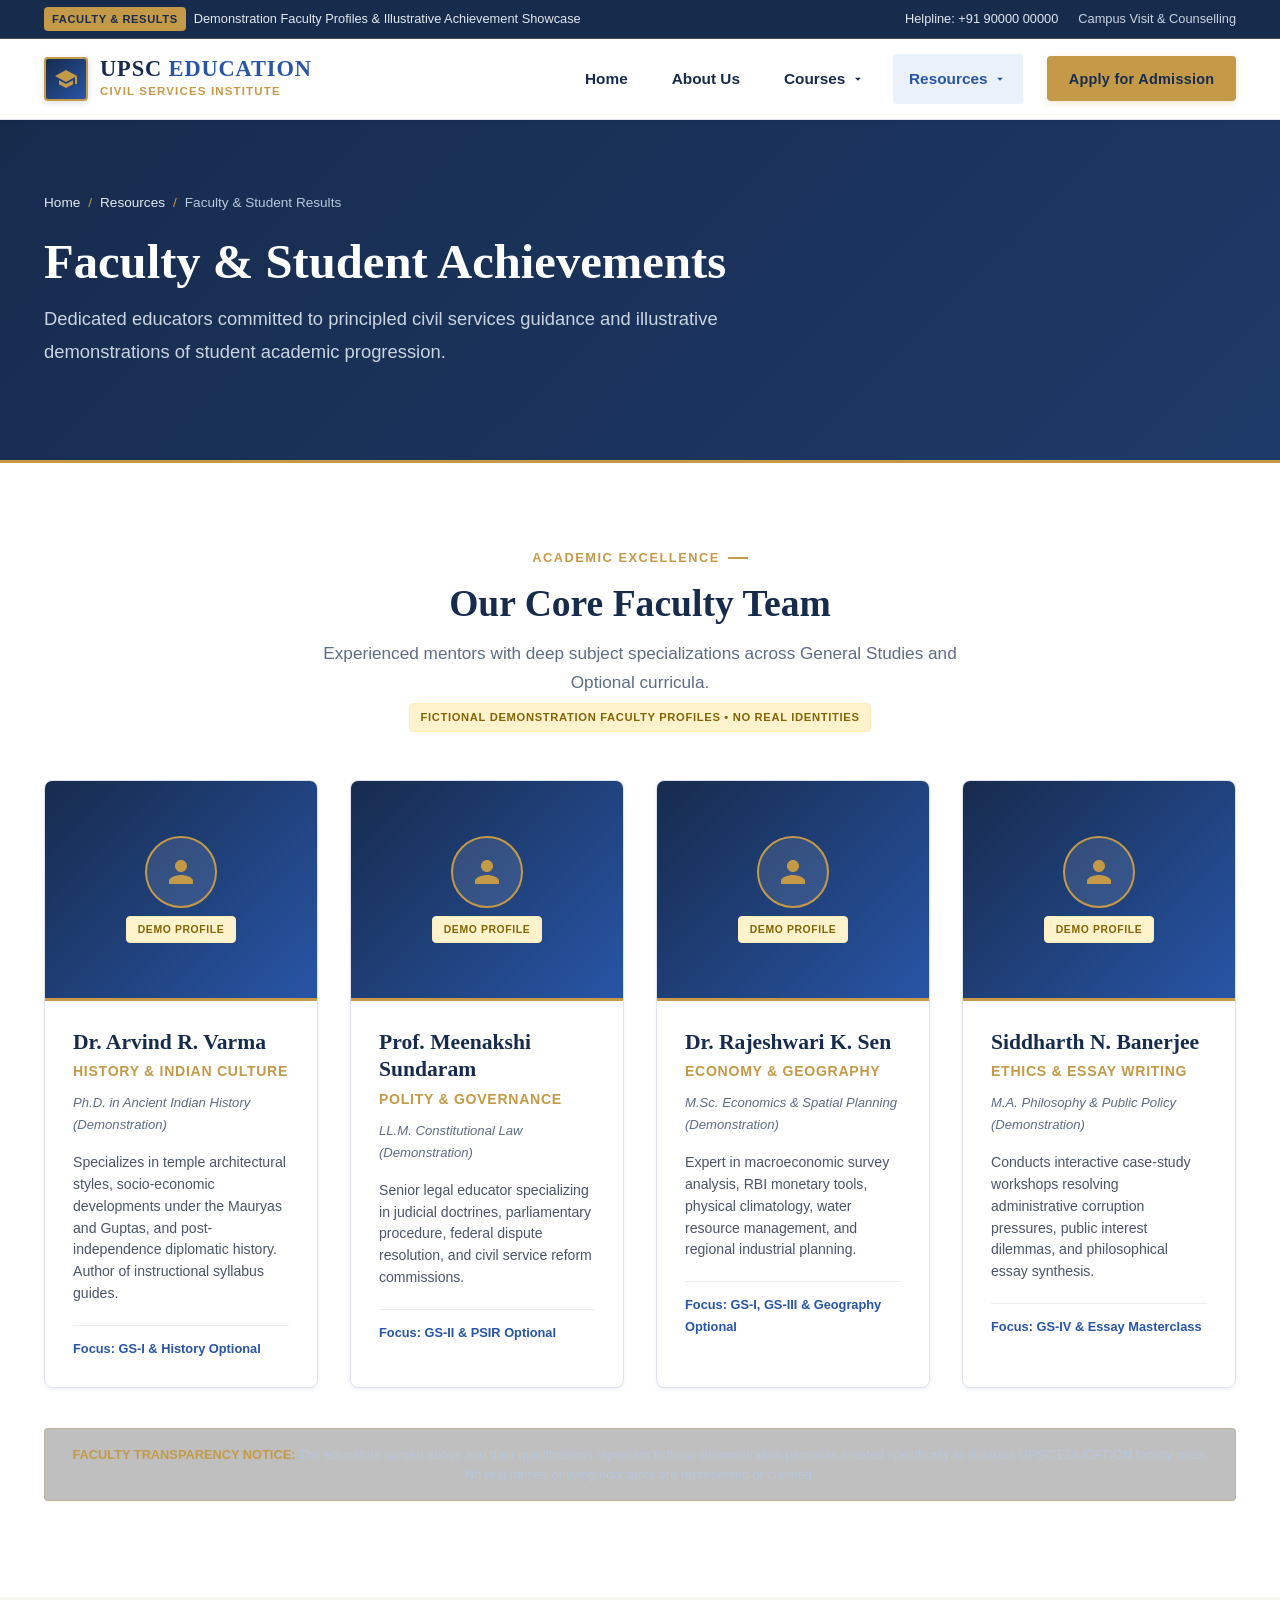
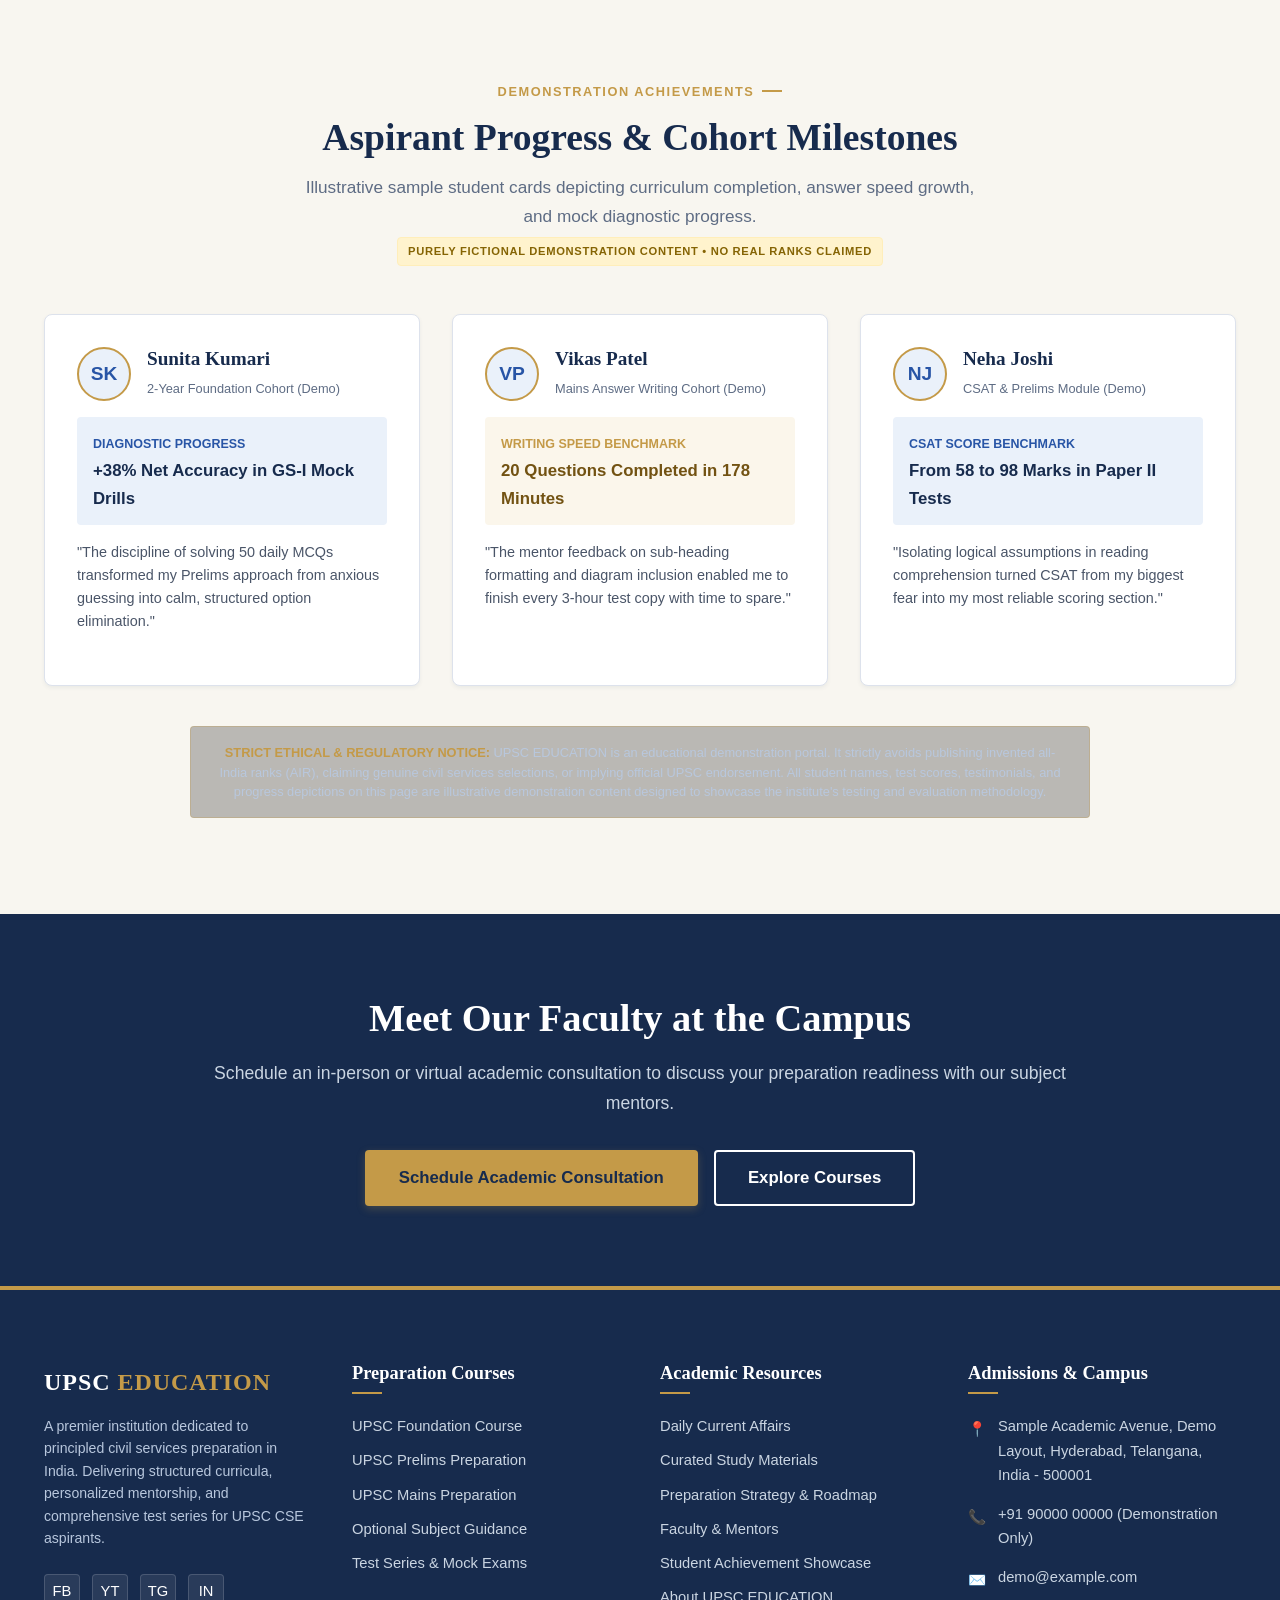
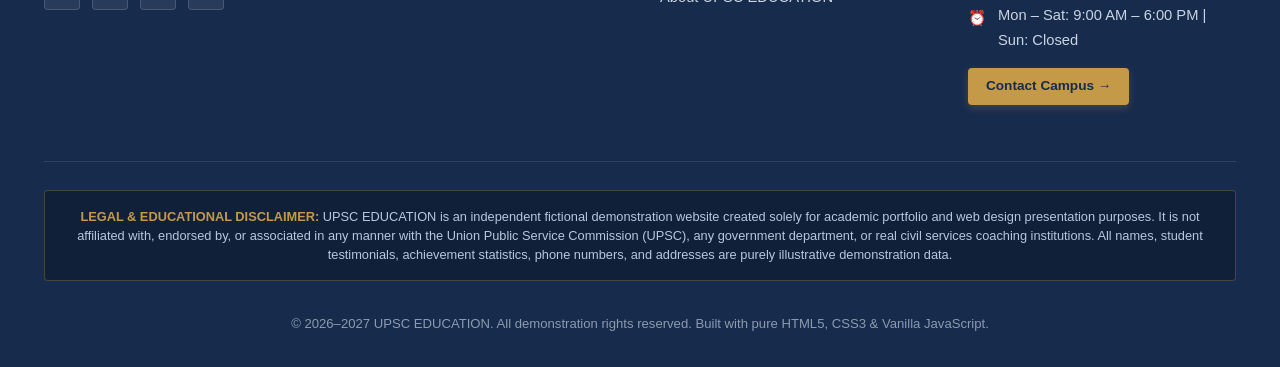
<file: faculty-results.html>
<!DOCTYPE html>
<html lang="en">
<head>
  <meta charset="UTF-8">
  <meta name="viewport" content="width=device-width, initial-scale=1.0">
  <meta name="description" content="Faculty & Student Results at UPSC EDUCATION - Meet our demonstration academic faculty team and explore illustrative student learning achievements and feedback.">
  <title>Faculty &amp; Student Results | UPSC EDUCATION</title>
  <link rel="stylesheet" href="css/style.css">
</head>
<body>

  <!-- Top Announcement Bar -->
  <aside class="top-notice-bar" aria-label="Announcement">
    <div class="container top-notice-inner">
      <div class="top-notice-text">
        <span class="top-notice-badge">Faculty &amp; Results</span>
        <span>Demonstration Faculty Profiles &amp; Illustrative Achievement Showcase</span>
      </div>
      <div class="top-notice-links">
        <span>Helpline: +91 90000 00000</span>
        <a href="admissions-contact.html">Campus Visit &amp; Counselling</a>
      </div>
    </div>
  </aside>

  <!-- Sticky Site Header -->
  <header class="site-header">
    <div class="container header-container">
      <a href="index.html" class="brand-logo" aria-label="UPSC EDUCATION Homepage">
        <div class="brand-emblem" aria-hidden="true">
          <svg viewBox="0 0 24 24"><path d="M12 3L1 9L12 15L21 10.09V17H23V9M5 13.18V17.18L12 21L19 17.18V13.18L12 17L5 13.18Z"/></svg>
        </div>
        <div class="brand-text">
          <span class="brand-name">UPSC <span>EDUCATION</span></span>
          <span class="brand-tagline">Civil Services Institute</span>
        </div>
      </a>

      <button type="button" class="menu-toggle" aria-label="Toggle navigation menu" aria-expanded="false">
        <svg viewBox="0 0 24 24"><path d="M3 6h18v2H3V6m0 5h18v2H3v-2m0 5h18v2H3v-2Z"/></svg>
      </button>

      <!-- Main Navigation: Exactly 4 Items + Admission CTA -->
      <nav class="header-nav" aria-label="Main Navigation">
        <ul class="main-navigation">
          <li class="nav-item">
            <a href="index.html" class="nav-link">Home</a>
          </li>
          <li class="nav-item">
            <a href="about.html" class="nav-link">About Us</a>
          </li>
          <li class="nav-item dropdown">
            <button type="button" class="nav-link dropdown-toggle" aria-expanded="false" aria-haspopup="true">
              Courses
              <svg class="arrow-icon" viewBox="0 0 24 24"><path d="M7 10l5 5 5-5z"/></svg>
            </button>
            <div class="dropdown-menu" role="menu">
              <a href="foundation-course.html" class="dropdown-link" role="menuitem">
                <span class="dropdown-link-icon">🏛️</span>
                <div>
                  <span class="dropdown-link-title">UPSC Foundation Course</span>
                  <span class="dropdown-link-desc">1 &amp; 2-year integrated GS + CSAT curriculum</span>
                </div>
              </a>
              <a href="prelims.html" class="dropdown-link" role="menuitem">
                <span class="dropdown-link-icon">🎯</span>
                <div>
                  <span class="dropdown-link-title">UPSC Prelims Preparation</span>
                  <span class="dropdown-link-desc">GS Paper I &amp; CSAT intensive test practice</span>
                </div>
              </a>
              <a href="mains-optional.html" class="dropdown-link" role="menuitem">
                <span class="dropdown-link-icon">✍️</span>
                <div>
                  <span class="dropdown-link-title">UPSC Mains Preparation</span>
                  <span class="dropdown-link-desc">GS Papers I–IV, Essay writing &amp; case studies</span>
                </div>
              </a>
              <a href="mains-optional.html#optional-guidance" class="dropdown-link" role="menuitem">
                <span class="dropdown-link-icon">📚</span>
                <div>
                  <span class="dropdown-link-title">Optional Subject Guidance</span>
                  <span class="dropdown-link-desc">Subject selection, syllabus &amp; answer review</span>
                </div>
              </a>
              <a href="test-series.html" class="dropdown-link" role="menuitem">
                <span class="dropdown-link-icon">📊</span>
                <div>
                  <span class="dropdown-link-title">Test Series &amp; Mock Exams</span>
                  <span class="dropdown-link-desc">Simulation tests with in-depth analytics</span>
                </div>
              </a>
            </div>
          </li>
          <li class="nav-item dropdown is-active">
            <button type="button" class="nav-link dropdown-toggle active" aria-expanded="false" aria-haspopup="true">
              Resources
              <svg class="arrow-icon" viewBox="0 0 24 24"><path d="M7 10l5 5 5-5z"/></svg>
            </button>
            <div class="dropdown-menu" role="menu">
              <a href="resources.html#current-affairs" class="dropdown-link" role="menuitem">
                <span class="dropdown-link-icon">📰</span>
                <div>
                  <span class="dropdown-link-title">Current Affairs</span>
                  <span class="dropdown-link-desc">National news, editorials &amp; monthly compilations</span>
                </div>
              </a>
              <a href="resources.html#study-materials" class="dropdown-link" role="menuitem">
                <span class="dropdown-link-icon">📑</span>
                <div>
                  <span class="dropdown-link-title">Study Materials</span>
                  <span class="dropdown-link-desc">NCERT summaries, syllabus maps &amp; checklists</span>
                </div>
              </a>
              <a href="preparation-strategy.html" class="dropdown-link" role="menuitem">
                <span class="dropdown-link-icon">🧭</span>
                <div>
                  <span class="dropdown-link-title">Preparation Strategy</span>
                  <span class="dropdown-link-desc">8-stage preparation roadmap &amp; booklists</span>
                </div>
              </a>
              <a href="faculty-results.html#faculty" class="dropdown-link active" role="menuitem">
                <span class="dropdown-link-icon">👨‍🏫</span>
                <div>
                  <span class="dropdown-link-title">Faculty &amp; Mentors</span>
                  <span class="dropdown-link-desc">Experienced educators across GS &amp; Optionals</span>
                </div>
              </a>
              <a href="faculty-results.html#results" class="dropdown-link active" role="menuitem">
                <span class="dropdown-link-icon">🏆</span>
                <div>
                  <span class="dropdown-link-title">Student Results</span>
                  <span class="dropdown-link-desc">Demonstration student achievements &amp; feedback</span>
                </div>
              </a>
            </div>
          </li>
        </ul>

        <a href="admissions-contact.html" class="header-cta-btn">Apply for Admission</a>
      </nav>
    </div>
  </header>

  <main id="main-content">
    <!-- Page Header Banner -->
    <section class="page-banner">
      <div class="container">
        <div class="breadcrumb">
          <a href="index.html">Home</a>
          <span class="breadcrumb-separator">/</span>
          <a href="index.html#resources">Resources</a>
          <span class="breadcrumb-separator">/</span>
          <span>Faculty &amp; Student Results</span>
        </div>
        <h1 style="font-size: clamp(2.2rem, 3.8vw, 3.2rem);">Faculty &amp; Student Achievements</h1>
        <p class="lead" style="max-width: 760px; color:#CAD5E2;">
          Dedicated educators committed to principled civil services guidance and illustrative demonstrations of student academic progression.
        </p>
      </div>
    </section>

    <!-- Faculty Introduction Section -->
    <section class="section-padding bg-white" id="faculty">
      <div class="container">
        <div class="section-header text-center">
          <span class="section-label">ACADEMIC EXCELLENCE</span>
          <h2>Our Core Faculty Team</h2>
          <p class="subtitle">
            Experienced mentors with deep subject specializations across General Studies and Optional curricula.
            <br><span class="badge badge-demo" style="margin-top:0.4rem;">FICTIONAL DEMONSTRATION FACULTY PROFILES &bull; NO REAL IDENTITIES</span>
          </p>
        </div>

        <div class="grid grid-4">
          <!-- Faculty 1: History -->
          <div class="faculty-card">
            <div class="faculty-avatar-box">
              <div class="faculty-avatar-icon">
                <svg width="36" height="36" viewBox="0 0 24 24" fill="currentColor"><path d="M12 12c2.21 0 4-1.79 4-4s-1.79-4-4-4-4 1.79-4 4 1.79 4 4 4zm0 2c-2.67 0-8 1.34-8 4v2h16v-2c0-2.66-5.33-4-8-4z"/></svg>
              </div>
              <span class="badge badge-demo" style="font-size: 0.65rem;">Demo Profile</span>
            </div>
            <div class="faculty-card-content">
              <h3 class="faculty-name">Dr. Arvind R. Varma</h3>
              <div class="faculty-subject">History &amp; Indian Culture</div>
              <div class="faculty-cred">Ph.D. in Ancient Indian History (Demonstration)</div>
              <p style="font-size: 0.88rem; color: #4A5568; line-height: 1.55;">
                Specializes in temple architectural styles, socio-economic developments under the Mauryas and Guptas, and post-independence diplomatic history. Author of instructional syllabus guides.
              </p>
              <div style="border-top: 1px solid var(--color-border-light); padding-top: 0.75rem; margin-top: 0.75rem; font-size: 0.8rem; color: var(--color-royal-blue); font-weight: 600;">
                Focus: GS-I &amp; History Optional
              </div>
            </div>
          </div>

          <!-- Faculty 2: Polity -->
          <div class="faculty-card">
            <div class="faculty-avatar-box">
              <div class="faculty-avatar-icon">
                <svg width="36" height="36" viewBox="0 0 24 24" fill="currentColor"><path d="M12 12c2.21 0 4-1.79 4-4s-1.79-4-4-4-4 1.79-4 4 1.79 4 4 4zm0 2c-2.67 0-8 1.34-8 4v2h16v-2c0-2.66-5.33-4-8-4z"/></svg>
              </div>
              <span class="badge badge-demo" style="font-size: 0.65rem;">Demo Profile</span>
            </div>
            <div class="faculty-card-content">
              <h3 class="faculty-name">Prof. Meenakshi Sundaram</h3>
              <div class="faculty-subject">Polity &amp; Governance</div>
              <div class="faculty-cred">LL.M. Constitutional Law (Demonstration)</div>
              <p style="font-size: 0.88rem; color: #4A5568; line-height: 1.55;">
                Senior legal educator specializing in judicial doctrines, parliamentary procedure, federal dispute resolution, and civil service reform commissions.
              </p>
              <div style="border-top: 1px solid var(--color-border-light); padding-top: 0.75rem; margin-top: 0.75rem; font-size: 0.8rem; color: var(--color-royal-blue); font-weight: 600;">
                Focus: GS-II &amp; PSIR Optional
              </div>
            </div>
          </div>

          <!-- Faculty 3: Economy & Geography -->
          <div class="faculty-card">
            <div class="faculty-avatar-box">
              <div class="faculty-avatar-icon">
                <svg width="36" height="36" viewBox="0 0 24 24" fill="currentColor"><path d="M12 12c2.21 0 4-1.79 4-4s-1.79-4-4-4-4 1.79-4 4 1.79 4 4 4zm0 2c-2.67 0-8 1.34-8 4v2h16v-2c0-2.66-5.33-4-8-4z"/></svg>
              </div>
              <span class="badge badge-demo" style="font-size: 0.65rem;">Demo Profile</span>
            </div>
            <div class="faculty-card-content">
              <h3 class="faculty-name">Dr. Rajeshwari K. Sen</h3>
              <div class="faculty-subject">Economy &amp; Geography</div>
              <div class="faculty-cred">M.Sc. Economics &amp; Spatial Planning (Demonstration)</div>
              <p style="font-size: 0.88rem; color: #4A5568; line-height: 1.55;">
                Expert in macroeconomic survey analysis, RBI monetary tools, physical climatology, water resource management, and regional industrial planning.
              </p>
              <div style="border-top: 1px solid var(--color-border-light); padding-top: 0.75rem; margin-top: 0.75rem; font-size: 0.8rem; color: var(--color-royal-blue); font-weight: 600;">
                Focus: GS-I, GS-III &amp; Geography Optional
              </div>
            </div>
          </div>

          <!-- Faculty 4: Ethics & Essay -->
          <div class="faculty-card">
            <div class="faculty-avatar-box">
              <div class="faculty-avatar-icon">
                <svg width="36" height="36" viewBox="0 0 24 24" fill="currentColor"><path d="M12 12c2.21 0 4-1.79 4-4s-1.79-4-4-4-4 1.79-4 4 1.79 4 4 4zm0 2c-2.67 0-8 1.34-8 4v2h16v-2c0-2.66-5.33-4-8-4z"/></svg>
              </div>
              <span class="badge badge-demo" style="font-size: 0.65rem;">Demo Profile</span>
            </div>
            <div class="faculty-card-content">
              <h3 class="faculty-name">Siddharth N. Banerjee</h3>
              <div class="faculty-subject">Ethics &amp; Essay Writing</div>
              <div class="faculty-cred">M.A. Philosophy &amp; Public Policy (Demonstration)</div>
              <p style="font-size: 0.88rem; color: #4A5568; line-height: 1.55;">
                Conducts interactive case-study workshops resolving administrative corruption pressures, public interest dilemmas, and philosophical essay synthesis.
              </p>
              <div style="border-top: 1px solid var(--color-border-light); padding-top: 0.75rem; margin-top: 0.75rem; font-size: 0.8rem; color: var(--color-royal-blue); font-weight: 600;">
                Focus: GS-IV &amp; Essay Masterclass
              </div>
            </div>
          </div>
        </div>

        <div class="disclaimer-box text-center" style="margin-top: 2.5rem;">
          <strong>FACULTY TRANSPARENCY NOTICE:</strong> The educators named above and their qualifications represent fictional demonstration personas created specifically to illustrate UPSC EDUCATION faculty roles. No real names or living educators are represented or claimed.
        </div>
      </div>
    </section>

    <!-- Student Achievement Section (Strictly Demonstration) -->
    <section class="section-padding bg-warm-ivory" id="results">
      <div class="container">
        <div class="section-header text-center">
          <span class="section-label">DEMONSTRATION ACHIEVEMENTS</span>
          <h2>Aspirant Progress &amp; Cohort Milestones</h2>
          <p class="subtitle">
            Illustrative sample student cards depicting curriculum completion, answer speed growth, and mock diagnostic progress.
            <br><strong class="badge badge-demo" style="margin-top:0.4rem;">PURELY FICTIONAL DEMONSTRATION CONTENT &bull; NO REAL RANKS CLAIMED</strong>
          </p>
        </div>

        <div class="grid grid-3">
          <!-- Student Card 1 -->
          <div class="card" style="padding: 2rem;">
            <div style="display: flex; align-items: center; gap: 1rem; margin-bottom: 1rem;">
              <div class="student-avatar" style="width: 54px; height: 54px; font-size: 1.2rem;">SK</div>
              <div>
                <h4 style="margin-bottom: 0.15rem;">Sunita Kumari</h4>
                <span style="font-size: 0.8rem; color: var(--color-text-muted);">2-Year Foundation Cohort (Demo)</span>
              </div>
            </div>
            <div style="background-color: var(--color-light-blue); padding: 0.75rem 1rem; border-radius: var(--radius-sm); margin-bottom: 1rem;">
              <span style="font-size: 0.78rem; text-transform: uppercase; font-weight: 700; color: var(--color-royal-blue);">Diagnostic Progress</span>
              <div style="font-weight: 700; font-size: 1.05rem; color: var(--color-deep-navy);">+38% Net Accuracy in GS-I Mock Drills</div>
            </div>
            <p style="font-size: 0.9rem; color: #4A5568; line-height: 1.6;">
              "The discipline of solving 50 daily MCQs transformed my Prelims approach from anxious guessing into calm, structured option elimination."
            </p>
          </div>

          <!-- Student Card 2 -->
          <div class="card" style="padding: 2rem;">
            <div style="display: flex; align-items: center; gap: 1rem; margin-bottom: 1rem;">
              <div class="student-avatar" style="width: 54px; height: 54px; font-size: 1.2rem;">VP</div>
              <div>
                <h4 style="margin-bottom: 0.15rem;">Vikas Patel</h4>
                <span style="font-size: 0.8rem; color: var(--color-text-muted);">Mains Answer Writing Cohort (Demo)</span>
              </div>
            </div>
            <div style="background-color: var(--color-gold-light); padding: 0.75rem 1rem; border-radius: var(--radius-sm); margin-bottom: 1rem;">
              <span style="font-size: 0.78rem; text-transform: uppercase; font-weight: 700; color: var(--color-gold);">Writing Speed Benchmark</span>
              <div style="font-weight: 700; font-size: 1.05rem; color: #725212;">20 Questions Completed in 178 Minutes</div>
            </div>
            <p style="font-size: 0.9rem; color: #4A5568; line-height: 1.6;">
              "The mentor feedback on sub-heading formatting and diagram inclusion enabled me to finish every 3-hour test copy with time to spare."
            </p>
          </div>

          <!-- Student Card 3 -->
          <div class="card" style="padding: 2rem;">
            <div style="display: flex; align-items: center; gap: 1rem; margin-bottom: 1rem;">
              <div class="student-avatar" style="width: 54px; height: 54px; font-size: 1.2rem;">NJ</div>
              <div>
                <h4 style="margin-bottom: 0.15rem;">Neha Joshi</h4>
                <span style="font-size: 0.8rem; color: var(--color-text-muted);">CSAT &amp; Prelims Module (Demo)</span>
              </div>
            </div>
            <div style="background-color: var(--color-light-blue); padding: 0.75rem 1rem; border-radius: var(--radius-sm); margin-bottom: 1rem;">
              <span style="font-size: 0.78rem; text-transform: uppercase; font-weight: 700; color: var(--color-royal-blue);">CSAT Score Benchmark</span>
              <div style="font-weight: 700; font-size: 1.05rem; color: var(--color-deep-navy);">From 58 to 98 Marks in Paper II Tests</div>
            </div>
            <p style="font-size: 0.9rem; color: #4A5568; line-height: 1.6;">
              "Isolating logical assumptions in reading comprehension turned CSAT from my biggest fear into my most reliable scoring section."
            </p>
          </div>
        </div>

        <!-- Strict Disclaimer Box -->
        <div class="disclaimer-box text-center" style="margin-top: 2.5rem; max-width: 900px; margin-left: auto; margin-right: auto;">
          <strong>STRICT ETHICAL &amp; REGULATORY NOTICE:</strong> UPSC EDUCATION is an educational demonstration portal. It strictly avoids publishing invented all-India ranks (AIR), claiming genuine civil services selections, or implying official UPSC endorsement. All student names, test scores, testimonials, and progress depictions on this page are illustrative demonstration content designed to showcase the institute's testing and evaluation methodology.
        </div>
      </div>
    </section>

    <!-- Faculty Mentorship Consultation CTA -->
    <section class="section-padding bg-deep-navy text-center">
      <div class="container container-narrow">
        <h2 style="font-size:2.4rem; color:#FFF; margin-bottom:1rem;">Meet Our Faculty at the Campus</h2>
        <p style="color:#CAD5E2; font-size:1.1rem; margin-bottom:2rem;">
          Schedule an in-person or virtual academic consultation to discuss your preparation readiness with our subject mentors.
        </p>
        <div class="btn-group" style="justify-content:center;">
          <a href="admissions-contact.html" class="btn btn-gold btn-lg">Schedule Academic Consultation</a>
          <a href="foundation-course.html" class="btn btn-outline-white btn-lg">Explore Courses</a>
        </div>
      </div>
    </section>
  </main>

  <!-- Academic Footer -->
  <footer class="site-footer">
    <div class="container">
      <div class="grid grid-4" style="gap: 2.5rem;">
        <div>
          <div class="footer-brand">
            <div class="footer-brand-title">UPSC <span>EDUCATION</span></div>
            <p style="color:#B8C7DD; font-size:0.88rem; line-height:1.6; margin-top:0.75rem;">
              A premier institution dedicated to principled civil services preparation in India. Delivering structured curricula, personalized mentorship, and comprehensive test series for UPSC CSE aspirants.
            </p>
          </div>
          <div class="footer-socials">
            <span class="social-placeholder-btn" title="Social Channel Placeholder">FB</span>
            <span class="social-placeholder-btn" title="Social Channel Placeholder">YT</span>
            <span class="social-placeholder-btn" title="Social Channel Placeholder">TG</span>
            <span class="social-placeholder-btn" title="Social Channel Placeholder">IN</span>
          </div>
        </div>
        <div>
          <h4>Preparation Courses</h4>
          <ul class="footer-links">
            <li><a href="foundation-course.html">UPSC Foundation Course</a></li>
            <li><a href="prelims.html">UPSC Prelims Preparation</a></li>
            <li><a href="mains-optional.html">UPSC Mains Preparation</a></li>
            <li><a href="mains-optional.html#optional-guidance">Optional Subject Guidance</a></li>
            <li><a href="test-series.html">Test Series &amp; Mock Exams</a></li>
          </ul>
        </div>
        <div>
          <h4>Academic Resources</h4>
          <ul class="footer-links">
            <li><a href="resources.html#current-affairs">Daily Current Affairs</a></li>
            <li><a href="resources.html#study-materials">Curated Study Materials</a></li>
            <li><a href="preparation-strategy.html">Preparation Strategy &amp; Roadmap</a></li>
            <li><a href="faculty-results.html#faculty">Faculty &amp; Mentors</a></li>
            <li><a href="faculty-results.html#results">Student Achievement Showcase</a></li>
            <li><a href="about.html">About UPSC EDUCATION</a></li>
          </ul>
        </div>
        <div>
          <h4>Admissions &amp; Campus</h4>
          <div class="footer-contact-item">
            <span class="footer-contact-icon">📍</span>
            <span>Sample Academic Avenue, Demo Layout, Hyderabad, Telangana, India - 500001</span>
          </div>
          <div class="footer-contact-item">
            <span class="footer-contact-icon">📞</span>
            <span>+91 90000 00000 (Demonstration Only)</span>
          </div>
          <div class="footer-contact-item">
            <span class="footer-contact-icon">✉️</span>
            <span>demo@example.com</span>
          </div>
          <div class="footer-contact-item">
            <span class="footer-contact-icon">⏰</span>
            <span>Mon – Sat: 9:00 AM – 6:00 PM | Sun: Closed</span>
          </div>
          <div style="margin-top:1rem;">
            <a href="admissions-contact.html" class="btn btn-sm btn-gold">Contact Campus &rarr;</a>
          </div>
        </div>
      </div>
      <div class="footer-bottom">
        <div class="disclaimer-box">
          <strong>LEGAL &amp; EDUCATIONAL DISCLAIMER:</strong> UPSC EDUCATION is an independent fictional demonstration website created solely for academic portfolio and web design presentation purposes. It is not affiliated with, endorsed by, or associated in any manner with the Union Public Service Commission (UPSC), any government department, or real civil services coaching institutions. All names, student testimonials, achievement statistics, phone numbers, and addresses are purely illustrative demonstration data.
        </div>
        <div>
          &copy; 2026–2027 UPSC EDUCATION. All demonstration rights reserved. Built with pure HTML5, CSS3 &amp; Vanilla JavaScript.
        </div>
      </div>
    </div>
  </footer>

  <button type="button" class="back-to-top" id="backToTopBtn" aria-label="Back to top">
    <svg width="20" height="20" viewBox="0 0 24 24" fill="currentColor"><path d="M7.41 15.41L12 10.83l4.59 4.58L18 14l-6-6-6 6z"/></svg>
  </button>

  <div class="demo-modal-overlay" id="demoModal" role="dialog" aria-modal="true" aria-labelledby="modalTitle">
    <div class="demo-modal-box">
      <button type="button" class="modal-close-btn" id="modalCloseBtn" aria-label="Close dialog">&times;</button>
      <div class="demo-modal-icon">
        <svg viewBox="0 0 24 24"><path d="M9 16.17L4.83 12l-1.42 1.41L9 19 21 7l-1.41-1.41z"/></svg>
      </div>
      <h3 id="modalTitle" style="margin-bottom:0.75rem;">Demonstration Notice</h3>
      <p id="modalDesc" style="color:var(--color-text-muted); font-size:0.95rem; line-height:1.6;"></p>
      <button type="button" class="btn btn-primary" id="modalDismissBtn" style="margin-top:1.25rem;">Close Notice</button>
    </div>
  </div>

  <script src="js/script.js"></script>
</body>
</html>
</file>
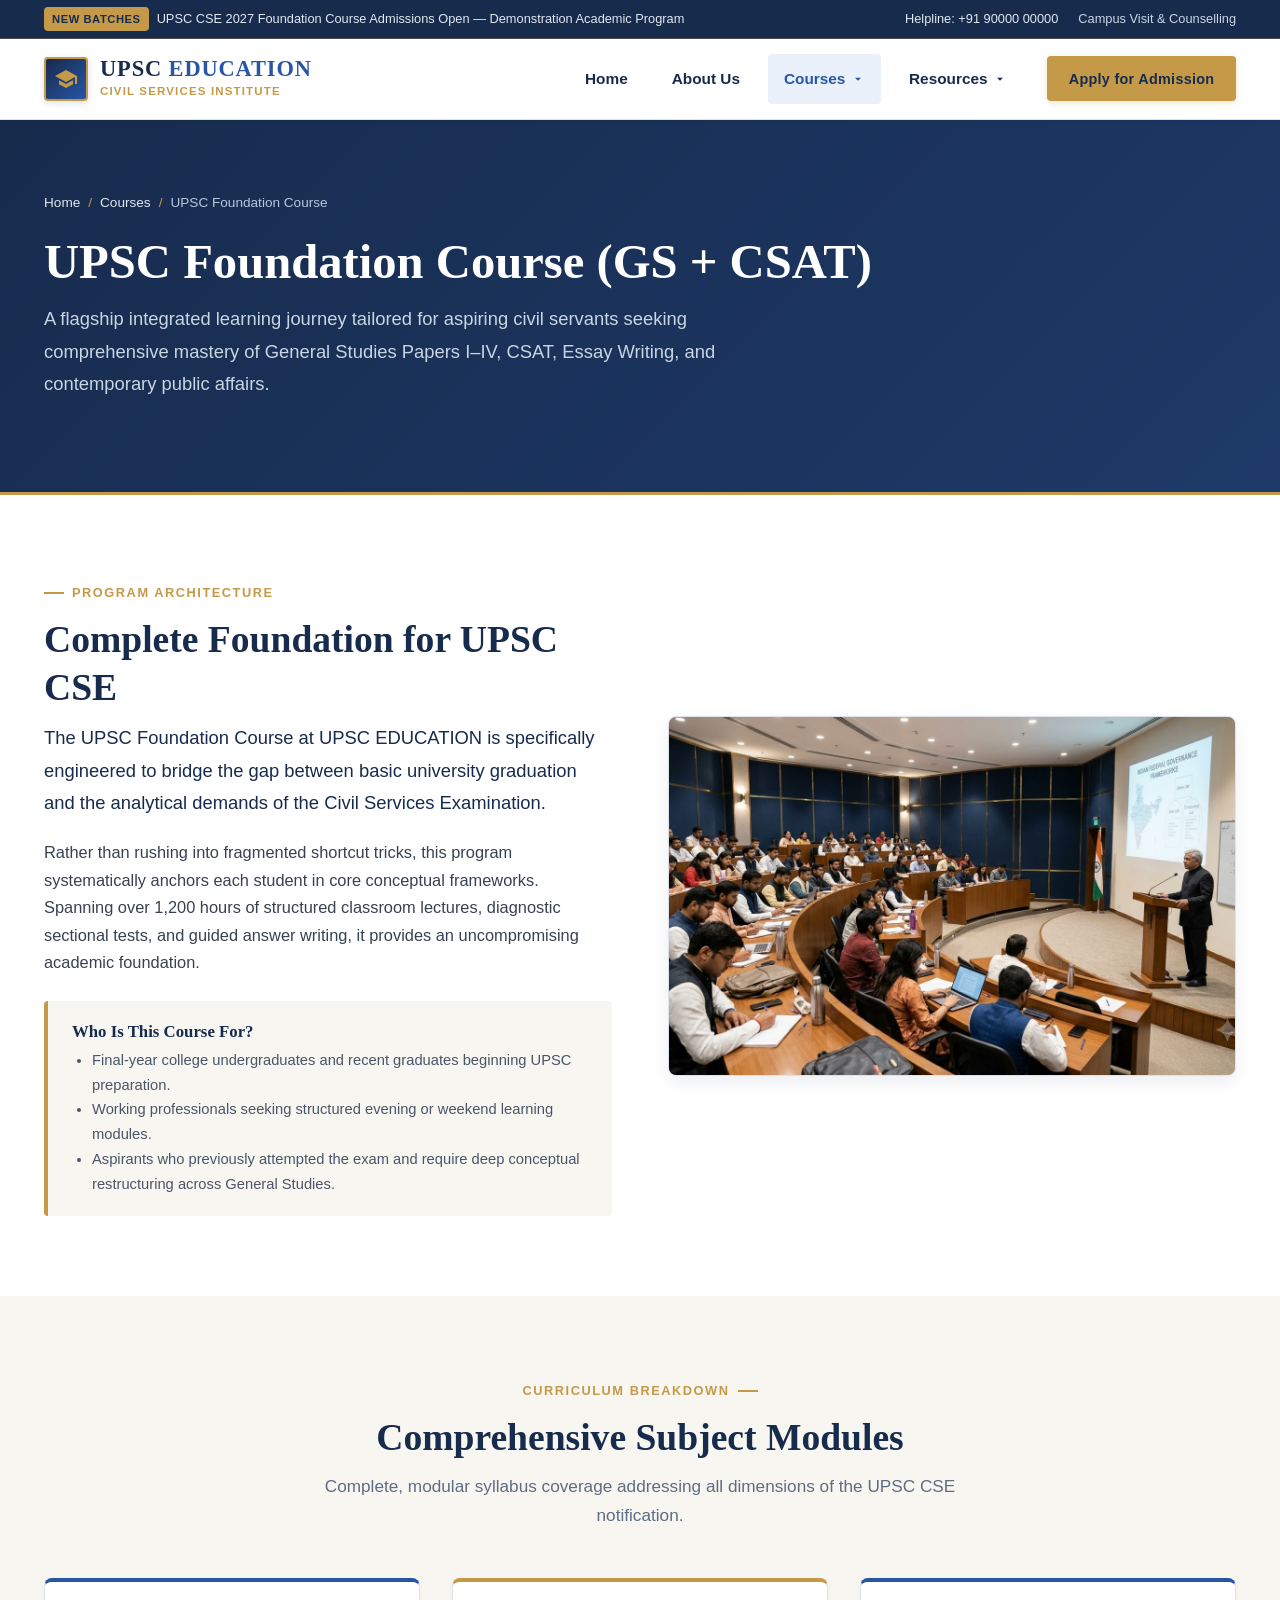
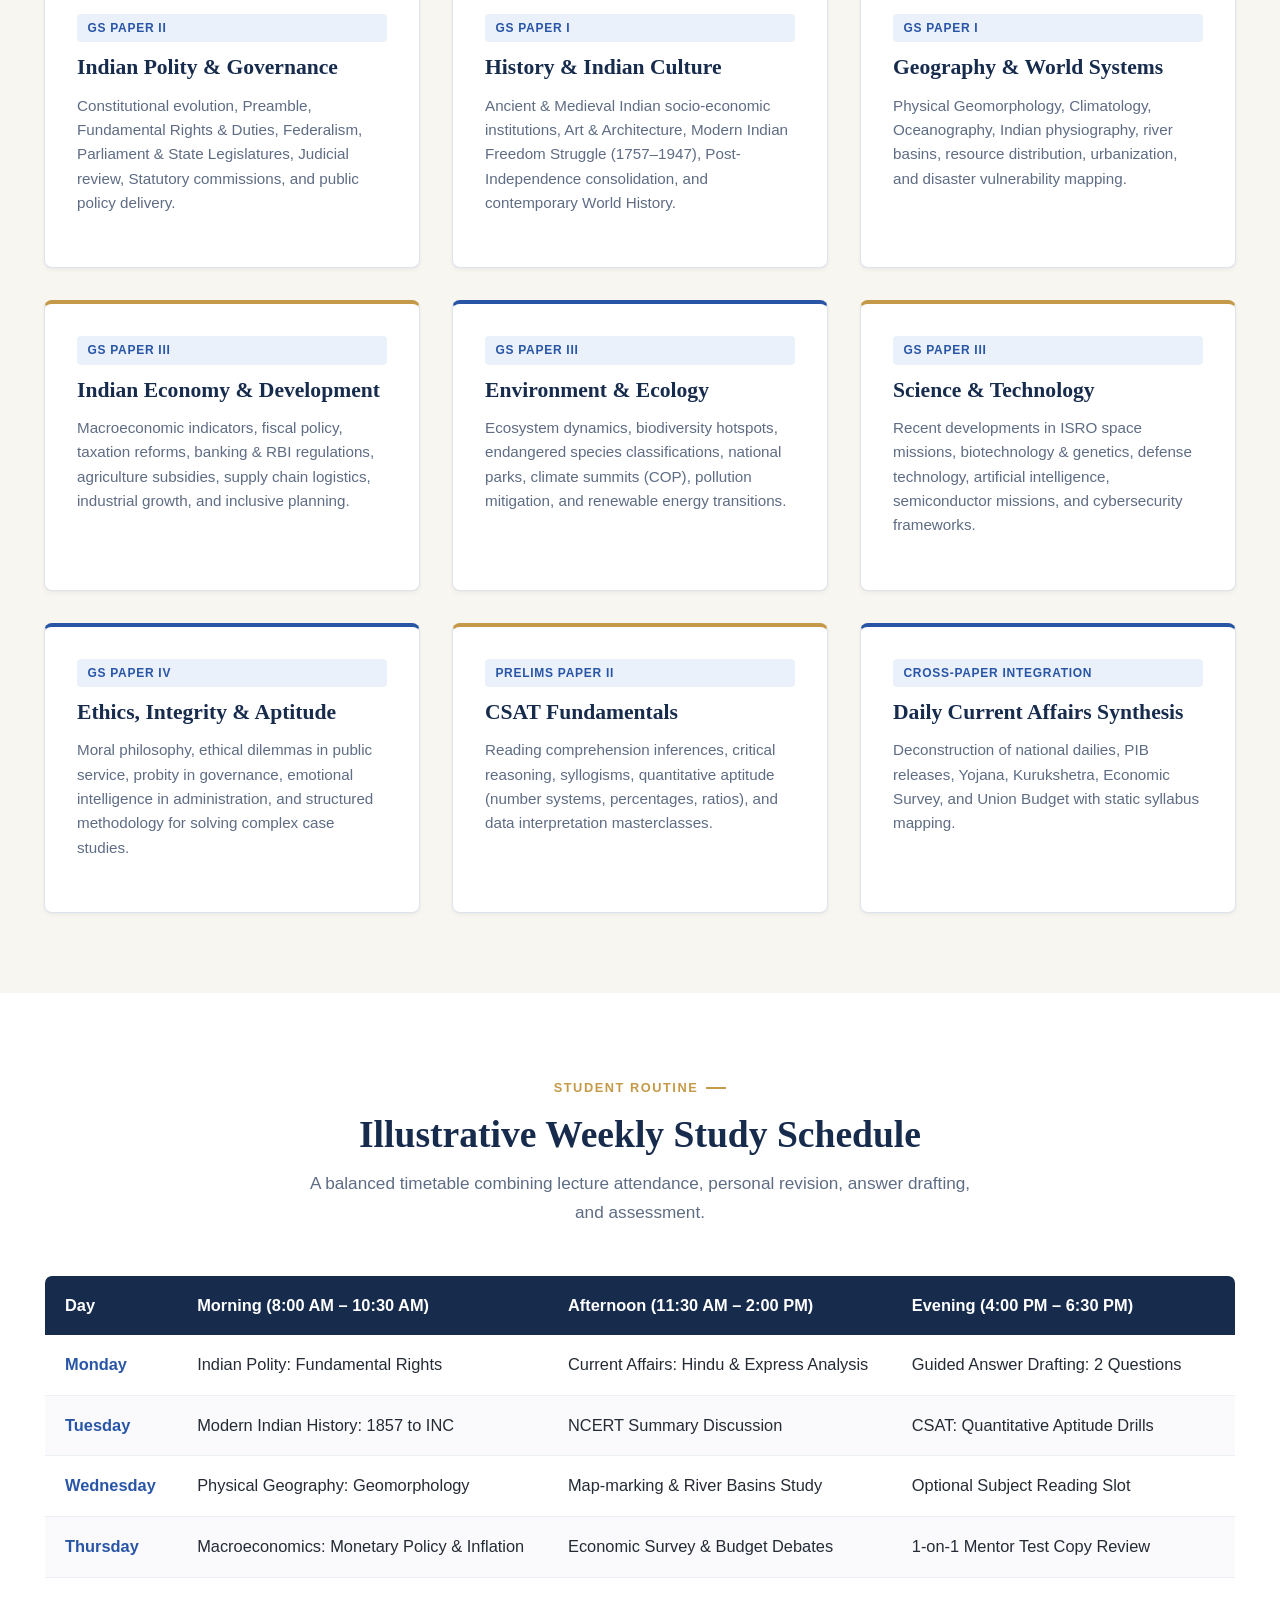
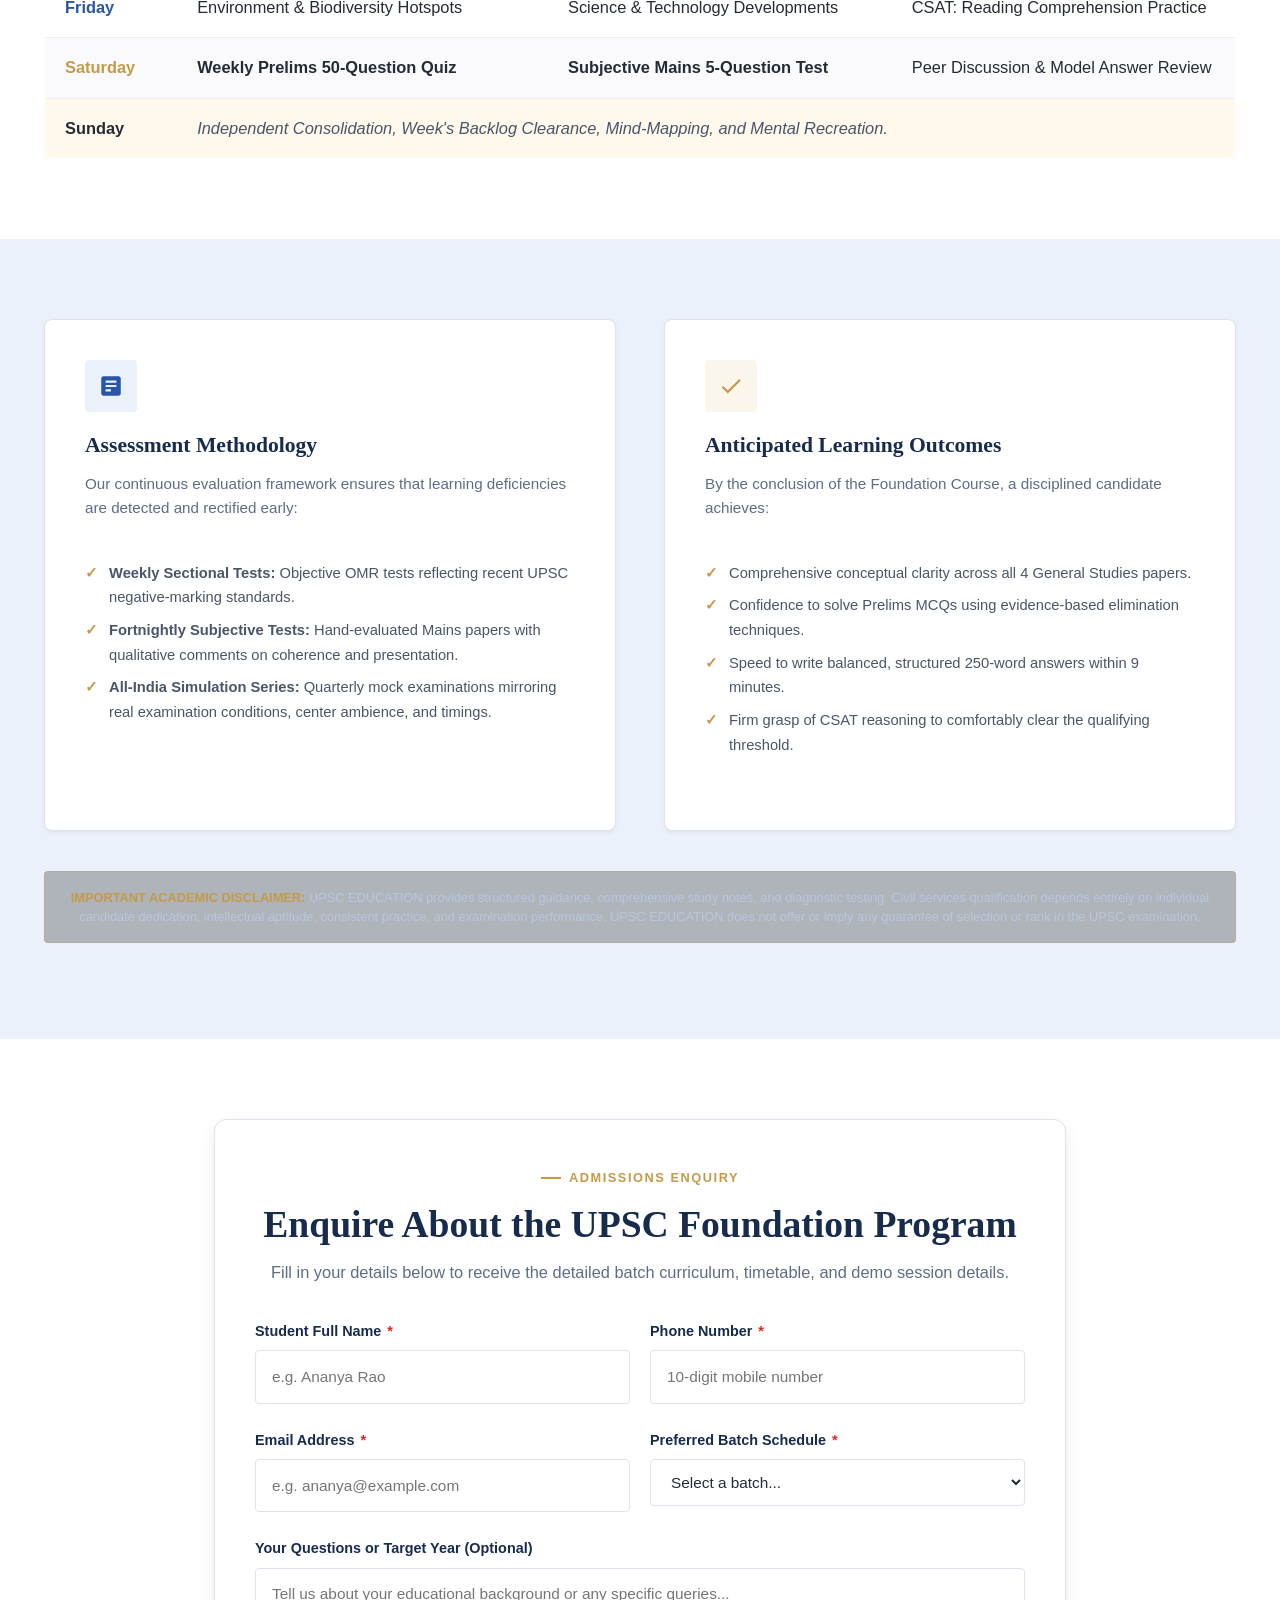
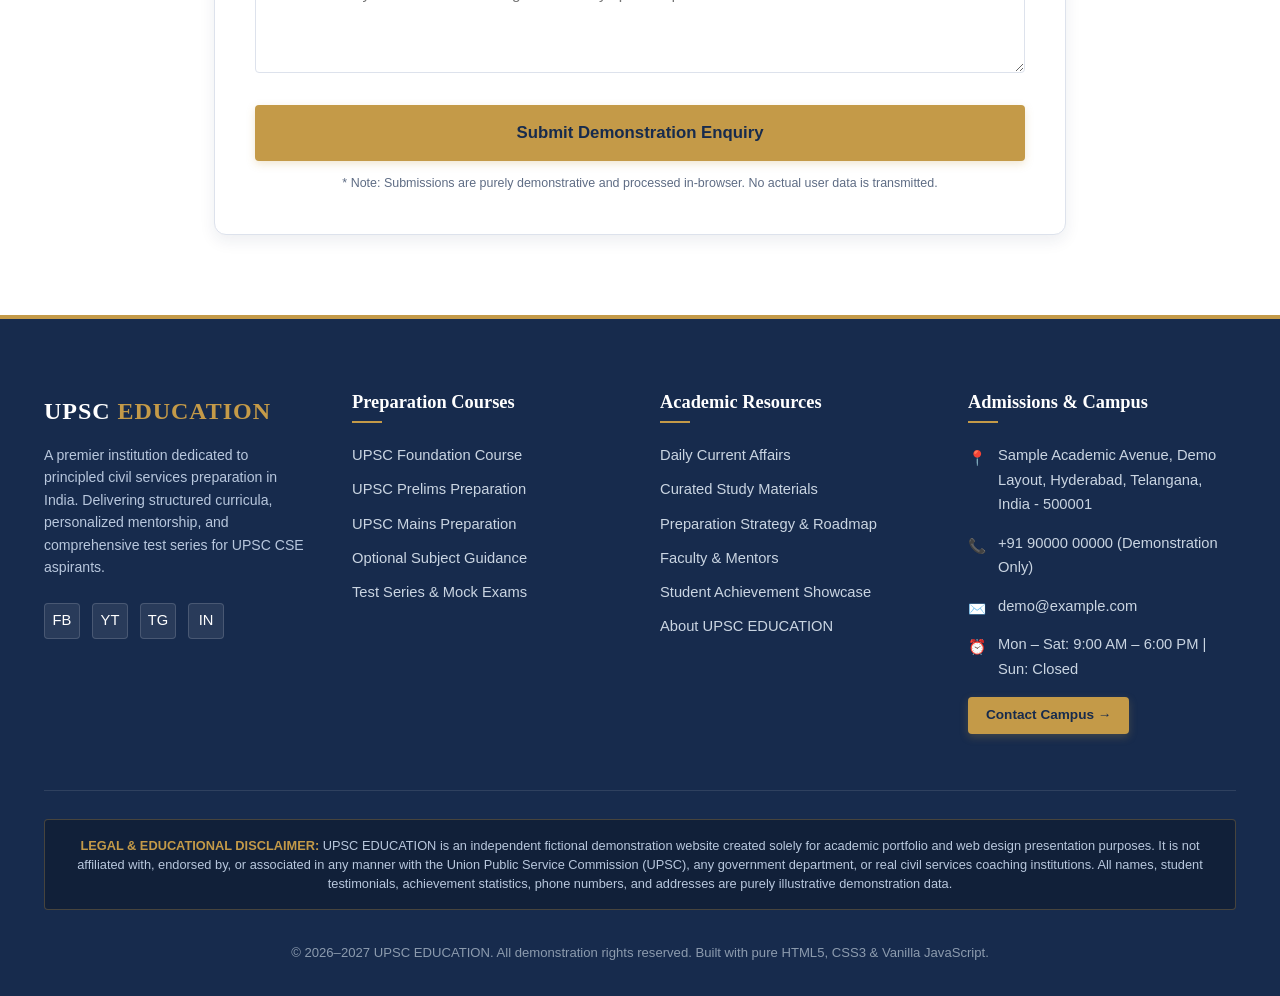
<file: foundation-course.html>
<!DOCTYPE html>
<html lang="en">
<head>
  <meta charset="UTF-8">
  <meta name="viewport" content="width=device-width, initial-scale=1.0">
  <meta name="description" content="UPSC Foundation Course at UPSC EDUCATION - Integrated 1-Year and 2-Year GS Prelims-cum-Mains and CSAT program for civil services aspirants in India.">
  <title>UPSC Foundation Course | UPSC EDUCATION</title>
  <link rel="stylesheet" href="css/style.css">
</head>
<body>

  <!-- Top Announcement Bar -->
  <aside class="top-notice-bar" aria-label="Announcement">
    <div class="container top-notice-inner">
      <div class="top-notice-text">
        <span class="top-notice-badge">New Batches</span>
        <span>UPSC CSE 2027 Foundation Course Admissions Open — Demonstration Academic Program</span>
      </div>
      <div class="top-notice-links">
        <span>Helpline: +91 90000 00000</span>
        <a href="admissions-contact.html">Campus Visit &amp; Counselling</a>
      </div>
    </div>
  </aside>

  <!-- Sticky Site Header -->
  <header class="site-header">
    <div class="container header-container">
      <a href="index.html" class="brand-logo" aria-label="UPSC EDUCATION Homepage">
        <div class="brand-emblem" aria-hidden="true">
          <svg viewBox="0 0 24 24"><path d="M12 3L1 9L12 15L21 10.09V17H23V9M5 13.18V17.18L12 21L19 17.18V13.18L12 17L5 13.18Z"/></svg>
        </div>
        <div class="brand-text">
          <span class="brand-name">UPSC <span>EDUCATION</span></span>
          <span class="brand-tagline">Civil Services Institute</span>
        </div>
      </a>

      <button type="button" class="menu-toggle" aria-label="Toggle navigation menu" aria-expanded="false">
        <svg viewBox="0 0 24 24"><path d="M3 6h18v2H3V6m0 5h18v2H3v-2m0 5h18v2H3v-2Z"/></svg>
      </button>

      <!-- Main Navigation: Exactly 4 Items + Admission CTA -->
      <nav class="header-nav" aria-label="Main Navigation">
        <ul class="main-navigation">
          <li class="nav-item">
            <a href="index.html" class="nav-link">Home</a>
          </li>
          <li class="nav-item">
            <a href="about.html" class="nav-link">About Us</a>
          </li>
          <li class="nav-item dropdown is-active">
            <button type="button" class="nav-link dropdown-toggle active" aria-expanded="false" aria-haspopup="true">
              Courses
              <svg class="arrow-icon" viewBox="0 0 24 24"><path d="M7 10l5 5 5-5z"/></svg>
            </button>
            <div class="dropdown-menu" role="menu">
              <a href="foundation-course.html" class="dropdown-link active" role="menuitem">
                <span class="dropdown-link-icon">🏛️</span>
                <div>
                  <span class="dropdown-link-title">UPSC Foundation Course</span>
                  <span class="dropdown-link-desc">1 &amp; 2-year integrated GS + CSAT curriculum</span>
                </div>
              </a>
              <a href="prelims.html" class="dropdown-link" role="menuitem">
                <span class="dropdown-link-icon">🎯</span>
                <div>
                  <span class="dropdown-link-title">UPSC Prelims Preparation</span>
                  <span class="dropdown-link-desc">GS Paper I &amp; CSAT intensive test practice</span>
                </div>
              </a>
              <a href="mains-optional.html" class="dropdown-link" role="menuitem">
                <span class="dropdown-link-icon">✍️</span>
                <div>
                  <span class="dropdown-link-title">UPSC Mains Preparation</span>
                  <span class="dropdown-link-desc">GS Papers I–IV, Essay writing &amp; case studies</span>
                </div>
              </a>
              <a href="mains-optional.html#optional-guidance" class="dropdown-link" role="menuitem">
                <span class="dropdown-link-icon">📚</span>
                <div>
                  <span class="dropdown-link-title">Optional Subject Guidance</span>
                  <span class="dropdown-link-desc">Subject selection, syllabus &amp; answer review</span>
                </div>
              </a>
              <a href="test-series.html" class="dropdown-link" role="menuitem">
                <span class="dropdown-link-icon">📊</span>
                <div>
                  <span class="dropdown-link-title">Test Series &amp; Mock Exams</span>
                  <span class="dropdown-link-desc">Simulation tests with in-depth analytics</span>
                </div>
              </a>
            </div>
          </li>
          <li class="nav-item dropdown">
            <button type="button" class="nav-link dropdown-toggle" aria-expanded="false" aria-haspopup="true">
              Resources
              <svg class="arrow-icon" viewBox="0 0 24 24"><path d="M7 10l5 5 5-5z"/></svg>
            </button>
            <div class="dropdown-menu" role="menu">
              <a href="resources.html#current-affairs" class="dropdown-link" role="menuitem">
                <span class="dropdown-link-icon">📰</span>
                <div>
                  <span class="dropdown-link-title">Current Affairs</span>
                  <span class="dropdown-link-desc">National news, editorials &amp; monthly compilations</span>
                </div>
              </a>
              <a href="resources.html#study-materials" class="dropdown-link" role="menuitem">
                <span class="dropdown-link-icon">📑</span>
                <div>
                  <span class="dropdown-link-title">Study Materials</span>
                  <span class="dropdown-link-desc">NCERT summaries, syllabus maps &amp; checklists</span>
                </div>
              </a>
              <a href="preparation-strategy.html" class="dropdown-link" role="menuitem">
                <span class="dropdown-link-icon">🧭</span>
                <div>
                  <span class="dropdown-link-title">Preparation Strategy</span>
                  <span class="dropdown-link-desc">8-stage preparation roadmap &amp; booklists</span>
                </div>
              </a>
              <a href="faculty-results.html#faculty" class="dropdown-link" role="menuitem">
                <span class="dropdown-link-icon">👨‍🏫</span>
                <div>
                  <span class="dropdown-link-title">Faculty &amp; Mentors</span>
                  <span class="dropdown-link-desc">Experienced educators across GS &amp; Optionals</span>
                </div>
              </a>
              <a href="faculty-results.html#results" class="dropdown-link" role="menuitem">
                <span class="dropdown-link-icon">🏆</span>
                <div>
                  <span class="dropdown-link-title">Student Results</span>
                  <span class="dropdown-link-desc">Demonstration student achievements &amp; feedback</span>
                </div>
              </a>
            </div>
          </li>
        </ul>

        <a href="admissions-contact.html" class="header-cta-btn">Apply for Admission</a>
      </nav>
    </div>
  </header>

  <main id="main-content">
    <!-- Page Header Banner -->
    <section class="page-banner">
      <div class="container">
        <div class="breadcrumb">
          <a href="index.html">Home</a>
          <span class="breadcrumb-separator">/</span>
          <a href="index.html#courses">Courses</a>
          <span class="breadcrumb-separator">/</span>
          <span>UPSC Foundation Course</span>
        </div>
        <h1 style="font-size: clamp(2.2rem, 3.8vw, 3.2rem);">UPSC Foundation Course (GS + CSAT)</h1>
        <p class="lead" style="max-width: 760px; color:#CAD5E2;">
          A flagship integrated learning journey tailored for aspiring civil servants seeking comprehensive mastery of General Studies Papers I–IV, CSAT, Essay Writing, and contemporary public affairs.
        </p>
      </div>
    </section>

    <!-- Program Overview & Target Audience -->
    <section class="section-padding bg-white">
      <div class="container">
        <div class="grid grid-2" style="align-items: center; gap: 3.5rem;">
          <div>
            <span class="section-label">PROGRAM ARCHITECTURE</span>
            <h2>Complete Foundation for UPSC CSE</h2>
            <p class="lead">
              The UPSC Foundation Course at UPSC EDUCATION is specifically engineered to bridge the gap between basic university graduation and the analytical demands of the Civil Services Examination.
            </p>
            <p>
              Rather than rushing into fragmented shortcut tricks, this program systematically anchors each student in core conceptual frameworks. Spanning over 1,200 hours of structured classroom lectures, diagnostic sectional tests, and guided answer writing, it provides an uncompromising academic foundation.
            </p>
            <div style="background-color: var(--color-warm-ivory); border-left: 4px solid var(--color-gold); padding: 1.25rem 1.5rem; margin-top: 1.5rem; border-radius: var(--radius-sm);">
              <h4 style="font-size: 1.05rem; margin-bottom: 0.35rem;">Who Is This Course For?</h4>
              <ul style="list-style: disc; padding-left: 1.25rem; font-size: 0.92rem; color: #4A5568;">
                <li>Final-year college undergraduates and recent graduates beginning UPSC preparation.</li>
                <li>Working professionals seeking structured evening or weekend learning modules.</li>
                <li>Aspirants who previously attempted the exam and require deep conceptual restructuring across General Studies.</li>
              </ul>
            </div>
          </div>
          <div>
            <!-- Image Placeholder: upsc-classroom -->
            <div class="image-placeholder upsc-classroom" role="img" aria-label="Civil services foundation classroom at UPSC EDUCATION">
              <div class="placeholder-content">
                <div class="placeholder-icon">
                  <svg width="24" height="24" viewBox="0 0 24 24" fill="currentColor"><path d="M5 13.18v4L12 21l7-3.82v-4L12 17l-7-3.82zM12 3L1 9l11 6 9-4.91V17h2V9L12 3z"/></svg>
                </div>
                <h3 class="placeholder-title">Interactive Foundation Batch</h3>
                <p class="placeholder-desc">Comprehensive lecture curriculum integrating NCERT basics with advanced constitutional, economic, and geopolitical doctrines.</p>
              </div>
            </div>
          </div>
        </div>
      </div>
    </section>

    <!-- Detailed Syllabus Modules Covered -->
    <section class="section-padding bg-warm-ivory">
      <div class="container">
        <div class="section-header text-center">
          <span class="section-label">CURRICULUM BREAKDOWN</span>
          <h2>Comprehensive Subject Modules</h2>
          <p class="subtitle">Complete, modular syllabus coverage addressing all dimensions of the UPSC CSE notification.</p>
        </div>

        <div class="grid grid-3">
          <!-- Module 1: Polity -->
          <div class="card card-top-royal">
            <span class="badge" style="margin-bottom: 0.75rem;">GS Paper II</span>
            <h3>Indian Polity &amp; Governance</h3>
            <p>Constitutional evolution, Preamble, Fundamental Rights &amp; Duties, Federalism, Parliament &amp; State Legislatures, Judicial review, Statutory commissions, and public policy delivery.</p>
          </div>

          <!-- Module 2: History -->
          <div class="card card-top-gold">
            <span class="badge" style="margin-bottom: 0.75rem;">GS Paper I</span>
            <h3>History &amp; Indian Culture</h3>
            <p>Ancient &amp; Medieval Indian socio-economic institutions, Art &amp; Architecture, Modern Indian Freedom Struggle (1757–1947), Post-Independence consolidation, and contemporary World History.</p>
          </div>

          <!-- Module 3: Geography -->
          <div class="card card-top-royal">
            <span class="badge" style="margin-bottom: 0.75rem;">GS Paper I</span>
            <h3>Geography &amp; World Systems</h3>
            <p>Physical Geomorphology, Climatology, Oceanography, Indian physiography, river basins, resource distribution, urbanization, and disaster vulnerability mapping.</p>
          </div>

          <!-- Module 4: Economy -->
          <div class="card card-top-gold">
            <span class="badge" style="margin-bottom: 0.75rem;">GS Paper III</span>
            <h3>Indian Economy &amp; Development</h3>
            <p>Macroeconomic indicators, fiscal policy, taxation reforms, banking &amp; RBI regulations, agriculture subsidies, supply chain logistics, industrial growth, and inclusive planning.</p>
          </div>

          <!-- Module 5: Environment -->
          <div class="card card-top-royal">
            <span class="badge" style="margin-bottom: 0.75rem;">GS Paper III</span>
            <h3>Environment &amp; Ecology</h3>
            <p>Ecosystem dynamics, biodiversity hotspots, endangered species classifications, national parks, climate summits (COP), pollution mitigation, and renewable energy transitions.</p>
          </div>

          <!-- Module 6: Science & Tech -->
          <div class="card card-top-gold">
            <span class="badge" style="margin-bottom: 0.75rem;">GS Paper III</span>
            <h3>Science &amp; Technology</h3>
            <p>Recent developments in ISRO space missions, biotechnology &amp; genetics, defense technology, artificial intelligence, semiconductor missions, and cybersecurity frameworks.</p>
          </div>

          <!-- Module 7: Ethics -->
          <div class="card card-top-royal">
            <span class="badge" style="margin-bottom: 0.75rem;">GS Paper IV</span>
            <h3>Ethics, Integrity &amp; Aptitude</h3>
            <p>Moral philosophy, ethical dilemmas in public service, probity in governance, emotional intelligence in administration, and structured methodology for solving complex case studies.</p>
          </div>

          <!-- Module 8: CSAT -->
          <div class="card card-top-gold">
            <span class="badge" style="margin-bottom: 0.75rem;">Prelims Paper II</span>
            <h3>CSAT Fundamentals</h3>
            <p>Reading comprehension inferences, critical reasoning, syllogisms, quantitative aptitude (number systems, percentages, ratios), and data interpretation masterclasses.</p>
          </div>

          <!-- Module 9: Current Affairs -->
          <div class="card card-top-royal">
            <span class="badge" style="margin-bottom: 0.75rem;">Cross-Paper Integration</span>
            <h3>Daily Current Affairs Synthesis</h3>
            <p>Deconstruction of national dailies, PIB releases, Yojana, Kurukshetra, Economic Survey, and Union Budget with static syllabus mapping.</p>
          </div>
        </div>
      </div>
    </section>

    <!-- Weekly Learning Schedule (Sample Timetable) -->
    <section class="section-padding bg-white">
      <div class="container">
        <div class="section-header text-center">
          <span class="section-label">STUDENT ROUTINE</span>
          <h2>Illustrative Weekly Study Schedule</h2>
          <p class="subtitle">A balanced timetable combining lecture attendance, personal revision, answer drafting, and assessment.</p>
        </div>

        <div style="overflow-x: auto;">
          <table style="width: 100%; border-collapse: collapse; background: var(--color-white); border: 1px solid var(--color-border); border-radius: var(--radius-md); overflow: hidden; box-shadow: var(--shadow-sm); min-width: 600px;">
            <thead>
              <tr style="background-color: var(--color-deep-navy); color: var(--color-white); text-align: left;">
                <th style="padding: 1rem 1.25rem;">Day</th>
                <th style="padding: 1rem 1.25rem;">Morning (8:00 AM – 10:30 AM)</th>
                <th style="padding: 1rem 1.25rem;">Afternoon (11:30 AM – 2:00 PM)</th>
                <th style="padding: 1rem 1.25rem;">Evening (4:00 PM – 6:30 PM)</th>
              </tr>
            </thead>
            <tbody>
              <tr style="border-bottom: 1px solid var(--color-border-light);">
                <td style="padding: 1rem 1.25rem; font-weight: 700; color: var(--color-royal-blue);">Monday</td>
                <td style="padding: 1rem 1.25rem;">Indian Polity: Fundamental Rights</td>
                <td style="padding: 1rem 1.25rem;">Current Affairs: Hindu &amp; Express Analysis</td>
                <td style="padding: 1rem 1.25rem;">Guided Answer Drafting: 2 Questions</td>
              </tr>
              <tr style="border-bottom: 1px solid var(--color-border-light); background-color: #FAFAFC;">
                <td style="padding: 1rem 1.25rem; font-weight: 700; color: var(--color-royal-blue);">Tuesday</td>
                <td style="padding: 1rem 1.25rem;">Modern Indian History: 1857 to INC</td>
                <td style="padding: 1rem 1.25rem;">NCERT Summary Discussion</td>
                <td style="padding: 1rem 1.25rem;">CSAT: Quantitative Aptitude Drills</td>
              </tr>
              <tr style="border-bottom: 1px solid var(--color-border-light);">
                <td style="padding: 1rem 1.25rem; font-weight: 700; color: var(--color-royal-blue);">Wednesday</td>
                <td style="padding: 1rem 1.25rem;">Physical Geography: Geomorphology</td>
                <td style="padding: 1rem 1.25rem;">Map-marking &amp; River Basins Study</td>
                <td style="padding: 1rem 1.25rem;">Optional Subject Reading Slot</td>
              </tr>
              <tr style="border-bottom: 1px solid var(--color-border-light); background-color: #FAFAFC;">
                <td style="padding: 1rem 1.25rem; font-weight: 700; color: var(--color-royal-blue);">Thursday</td>
                <td style="padding: 1rem 1.25rem;">Macroeconomics: Monetary Policy &amp; Inflation</td>
                <td style="padding: 1rem 1.25rem;">Economic Survey &amp; Budget Debates</td>
                <td style="padding: 1rem 1.25rem;">1-on-1 Mentor Test Copy Review</td>
              </tr>
              <tr style="border-bottom: 1px solid var(--color-border-light);">
                <td style="padding: 1rem 1.25rem; font-weight: 700; color: var(--color-royal-blue);">Friday</td>
                <td style="padding: 1rem 1.25rem;">Environment &amp; Biodiversity Hotspots</td>
                <td style="padding: 1rem 1.25rem;">Science &amp; Technology Developments</td>
                <td style="padding: 1rem 1.25rem;">CSAT: Reading Comprehension Practice</td>
              </tr>
              <tr style="border-bottom: 1px solid var(--color-border-light); background-color: #FAFAFC;">
                <td style="padding: 1rem 1.25rem; font-weight: 700; color: var(--color-gold);">Saturday</td>
                <td style="padding: 1rem 1.25rem; font-weight: 600;">Weekly Prelims 50-Question Quiz</td>
                <td style="padding: 1rem 1.25rem; font-weight: 600;">Subjective Mains 5-Question Test</td>
                <td style="padding: 1rem 1.25rem;">Peer Discussion &amp; Model Answer Review</td>
              </tr>
              <tr style="background-color: #FFF9ED;">
                <td style="padding: 1rem 1.25rem; font-weight: 700; color: var(--color-charcoal);">Sunday</td>
                <td colspan="3" style="padding: 1rem 1.25rem; font-style: italic; color: #4A5568;">
                  Independent Consolidation, Week's Backlog Clearance, Mind-Mapping, and Mental Recreation.
                </td>
              </tr>
            </tbody>
          </table>
        </div>
      </div>
    </section>

    <!-- Assessment Methodology & Learning Outcomes -->
    <section class="section-padding bg-light-blue">
      <div class="container">
        <div class="grid grid-2" style="gap: 3rem;">
          <div class="card" style="padding: 2.5rem;">
            <div class="card-icon">
              <svg viewBox="0 0 24 24"><path d="M19 3H5c-1.1 0-2 .9-2 2v14c0 1.1.9 2 2 2h14c1.1 0 2-.9 2-2V5c0-1.1-.9-2-2-2zm-7 14H7v-2h5v2zm5-4H7v-2h10v2zm0-4H7V7h10v2z"/></svg>
            </div>
            <h3>Assessment Methodology</h3>
            <p>Our continuous evaluation framework ensures that learning deficiencies are detected and rectified early:</p>
            <ul class="course-features-list">
              <li><strong>Weekly Sectional Tests:</strong> Objective OMR tests reflecting recent UPSC negative-marking standards.</li>
              <li><strong>Fortnightly Subjective Tests:</strong> Hand-evaluated Mains papers with qualitative comments on coherence and presentation.</li>
              <li><strong>All-India Simulation Series:</strong> Quarterly mock examinations mirroring real examination conditions, center ambience, and timings.</li>
            </ul>
          </div>

          <div class="card" style="padding: 2.5rem;">
            <div class="card-icon" style="background-color: var(--color-gold-light); color: var(--color-gold);">
              <svg viewBox="0 0 24 24"><path d="M9 16.17L4.83 12l-1.42 1.41L9 19 21 7l-1.41-1.41z"/></svg>
            </div>
            <h3>Anticipated Learning Outcomes</h3>
            <p>By the conclusion of the Foundation Course, a disciplined candidate achieves:</p>
            <ul class="course-features-list">
              <li>Comprehensive conceptual clarity across all 4 General Studies papers.</li>
              <li>Confidence to solve Prelims MCQs using evidence-based elimination techniques.</li>
              <li>Speed to write balanced, structured 250-word answers within 9 minutes.</li>
              <li>Firm grasp of CSAT reasoning to comfortably clear the qualifying threshold.</li>
            </ul>
          </div>
        </div>

        <!-- Academic Disclaimer -->
        <div class="disclaimer-box text-center" style="margin-top: 2.5rem;">
          <strong>IMPORTANT ACADEMIC DISCLAIMER:</strong> UPSC EDUCATION provides structured guidance, comprehensive study notes, and diagnostic testing. Civil services qualification depends entirely on individual candidate dedication, intellectual aptitude, consistent practice, and examination performance. UPSC EDUCATION does not offer or imply any guarantee of selection or rank in the UPSC examination.
        </div>
      </div>
    </section>

    <!-- Quick Course Enquiry Form Section -->
    <section class="section-padding bg-white" id="enquiry">
      <div class="container container-narrow">
        <div class="form-card">
          <div class="text-center" style="margin-bottom: 2rem;">
            <span class="section-label">ADMISSIONS ENQUIRY</span>
            <h2>Enquire About the UPSC Foundation Program</h2>
            <p style="color:var(--color-text-muted);">Fill in your details below to receive the detailed batch curriculum, timetable, and demo session details.</p>
          </div>

          <form id="courseQuickForm" novalidate>
            <div class="form-row">
              <div class="form-group">
                <label class="form-label" for="fName">Student Full Name <span class="req">*</span></label>
                <input type="text" class="form-control" id="fName" name="studentName" placeholder="e.g. Ananya Rao" required>
                <div class="error-feedback">Please enter your full name.</div>
              </div>
              <div class="form-group">
                <label class="form-label" for="fPhone">Phone Number <span class="req">*</span></label>
                <input type="tel" class="form-control" id="fPhone" name="phone" placeholder="10-digit mobile number" required>
                <div class="error-feedback">Please enter a valid 10-digit mobile number.</div>
              </div>
            </div>

            <div class="form-row">
              <div class="form-group">
                <label class="form-label" for="fEmail">Email Address <span class="req">*</span></label>
                <input type="email" class="form-control" id="fEmail" name="email" placeholder="e.g. ananya@example.com" required>
                <div class="error-feedback">Please enter a valid email address.</div>
              </div>
              <div class="form-group">
                <label class="form-label" for="fBatch">Preferred Batch Schedule <span class="req">*</span></label>
                <select class="form-control" id="fBatch" name="preferredBatch" required>
                  <option value="">Select a batch...</option>
                  <option value="Morning Regular (8:00 AM - 1:00 PM)">Morning Regular (8:00 AM – 1:00 PM)</option>
                  <option value="Evening Regular (2:30 PM - 7:30 PM)">Evening Regular (2:30 PM – 7:30 PM)</option>
                  <option value="Weekend Modular (Sat & Sun)">Weekend Modular (Saturdays &amp; Sundays)</option>
                </select>
                <div class="error-feedback">Please select your preferred batch.</div>
              </div>
            </div>

            <input type="hidden" name="interestedCourse" value="UPSC Foundation Course (GS + CSAT)">

            <div class="form-group">
              <label class="form-label" for="fMsg">Your Questions or Target Year (Optional)</label>
              <textarea class="form-control" id="fMsg" name="message" rows="3" placeholder="Tell us about your educational background or any specific queries..."></textarea>
            </div>

            <button type="submit" class="btn btn-gold btn-lg" style="width: 100%;">Submit Demonstration Enquiry</button>
            <p style="text-align: center; font-size: 0.78rem; color: var(--color-text-muted); margin-top: 0.75rem; margin-bottom: 0;">
              * Note: Submissions are purely demonstrative and processed in-browser. No actual user data is transmitted.
            </p>
          </form>
        </div>
      </div>
    </section>
  </main>

  <!-- Academic Footer -->
  <footer class="site-footer">
    <div class="container">
      <div class="grid grid-4" style="gap: 2.5rem;">
        <div>
          <div class="footer-brand">
            <div class="footer-brand-title">UPSC <span>EDUCATION</span></div>
            <p style="color:#B8C7DD; font-size:0.88rem; line-height:1.6; margin-top:0.75rem;">
              A premier institution dedicated to principled civil services preparation in India. Delivering structured curricula, personalized mentorship, and comprehensive test series for UPSC CSE aspirants.
            </p>
          </div>
          <div class="footer-socials">
            <span class="social-placeholder-btn" title="Social Channel Placeholder">FB</span>
            <span class="social-placeholder-btn" title="Social Channel Placeholder">YT</span>
            <span class="social-placeholder-btn" title="Social Channel Placeholder">TG</span>
            <span class="social-placeholder-btn" title="Social Channel Placeholder">IN</span>
          </div>
        </div>
        <div>
          <h4>Preparation Courses</h4>
          <ul class="footer-links">
            <li><a href="foundation-course.html">UPSC Foundation Course</a></li>
            <li><a href="prelims.html">UPSC Prelims Preparation</a></li>
            <li><a href="mains-optional.html">UPSC Mains Preparation</a></li>
            <li><a href="mains-optional.html#optional-guidance">Optional Subject Guidance</a></li>
            <li><a href="test-series.html">Test Series &amp; Mock Exams</a></li>
          </ul>
        </div>
        <div>
          <h4>Academic Resources</h4>
          <ul class="footer-links">
            <li><a href="resources.html#current-affairs">Daily Current Affairs</a></li>
            <li><a href="resources.html#study-materials">Curated Study Materials</a></li>
            <li><a href="preparation-strategy.html">Preparation Strategy &amp; Roadmap</a></li>
            <li><a href="faculty-results.html#faculty">Faculty &amp; Mentors</a></li>
            <li><a href="faculty-results.html#results">Student Achievement Showcase</a></li>
            <li><a href="about.html">About UPSC EDUCATION</a></li>
          </ul>
        </div>
        <div>
          <h4>Admissions &amp; Campus</h4>
          <div class="footer-contact-item">
            <span class="footer-contact-icon">📍</span>
            <span>Sample Academic Avenue, Demo Layout, Hyderabad, Telangana, India - 500001</span>
          </div>
          <div class="footer-contact-item">
            <span class="footer-contact-icon">📞</span>
            <span>+91 90000 00000 (Demonstration Only)</span>
          </div>
          <div class="footer-contact-item">
            <span class="footer-contact-icon">✉️</span>
            <span>demo@example.com</span>
          </div>
          <div class="footer-contact-item">
            <span class="footer-contact-icon">⏰</span>
            <span>Mon – Sat: 9:00 AM – 6:00 PM | Sun: Closed</span>
          </div>
          <div style="margin-top:1rem;">
            <a href="admissions-contact.html" class="btn btn-sm btn-gold">Contact Campus &rarr;</a>
          </div>
        </div>
      </div>
      <div class="footer-bottom">
        <div class="disclaimer-box">
          <strong>LEGAL &amp; EDUCATIONAL DISCLAIMER:</strong> UPSC EDUCATION is an independent fictional demonstration website created solely for academic portfolio and web design presentation purposes. It is not affiliated with, endorsed by, or associated in any manner with the Union Public Service Commission (UPSC), any government department, or real civil services coaching institutions. All names, student testimonials, achievement statistics, phone numbers, and addresses are purely illustrative demonstration data.
        </div>
        <div>
          &copy; 2026–2027 UPSC EDUCATION. All demonstration rights reserved. Built with pure HTML5, CSS3 &amp; Vanilla JavaScript.
        </div>
      </div>
    </div>
  </footer>

  <button type="button" class="back-to-top" id="backToTopBtn" aria-label="Back to top">
    <svg width="20" height="20" viewBox="0 0 24 24" fill="currentColor"><path d="M7.41 15.41L12 10.83l4.59 4.58L18 14l-6-6-6 6z"/></svg>
  </button>

  <div class="demo-modal-overlay" id="demoModal" role="dialog" aria-modal="true" aria-labelledby="modalTitle">
    <div class="demo-modal-box">
      <button type="button" class="modal-close-btn" id="modalCloseBtn" aria-label="Close dialog">&times;</button>
      <div class="demo-modal-icon">
        <svg viewBox="0 0 24 24"><path d="M9 16.17L4.83 12l-1.42 1.41L9 19 21 7l-1.41-1.41z"/></svg>
      </div>
      <h3 id="modalTitle" style="margin-bottom:0.75rem;">Demonstration Notice</h3>
      <p id="modalDesc" style="color:var(--color-text-muted); font-size:0.95rem; line-height:1.6;"></p>
      <button type="button" class="btn btn-primary" id="modalDismissBtn" style="margin-top:1.25rem;">Close Notice</button>
    </div>
  </div>

  <script src="js/script.js"></script>
</body>
</html>
</file>
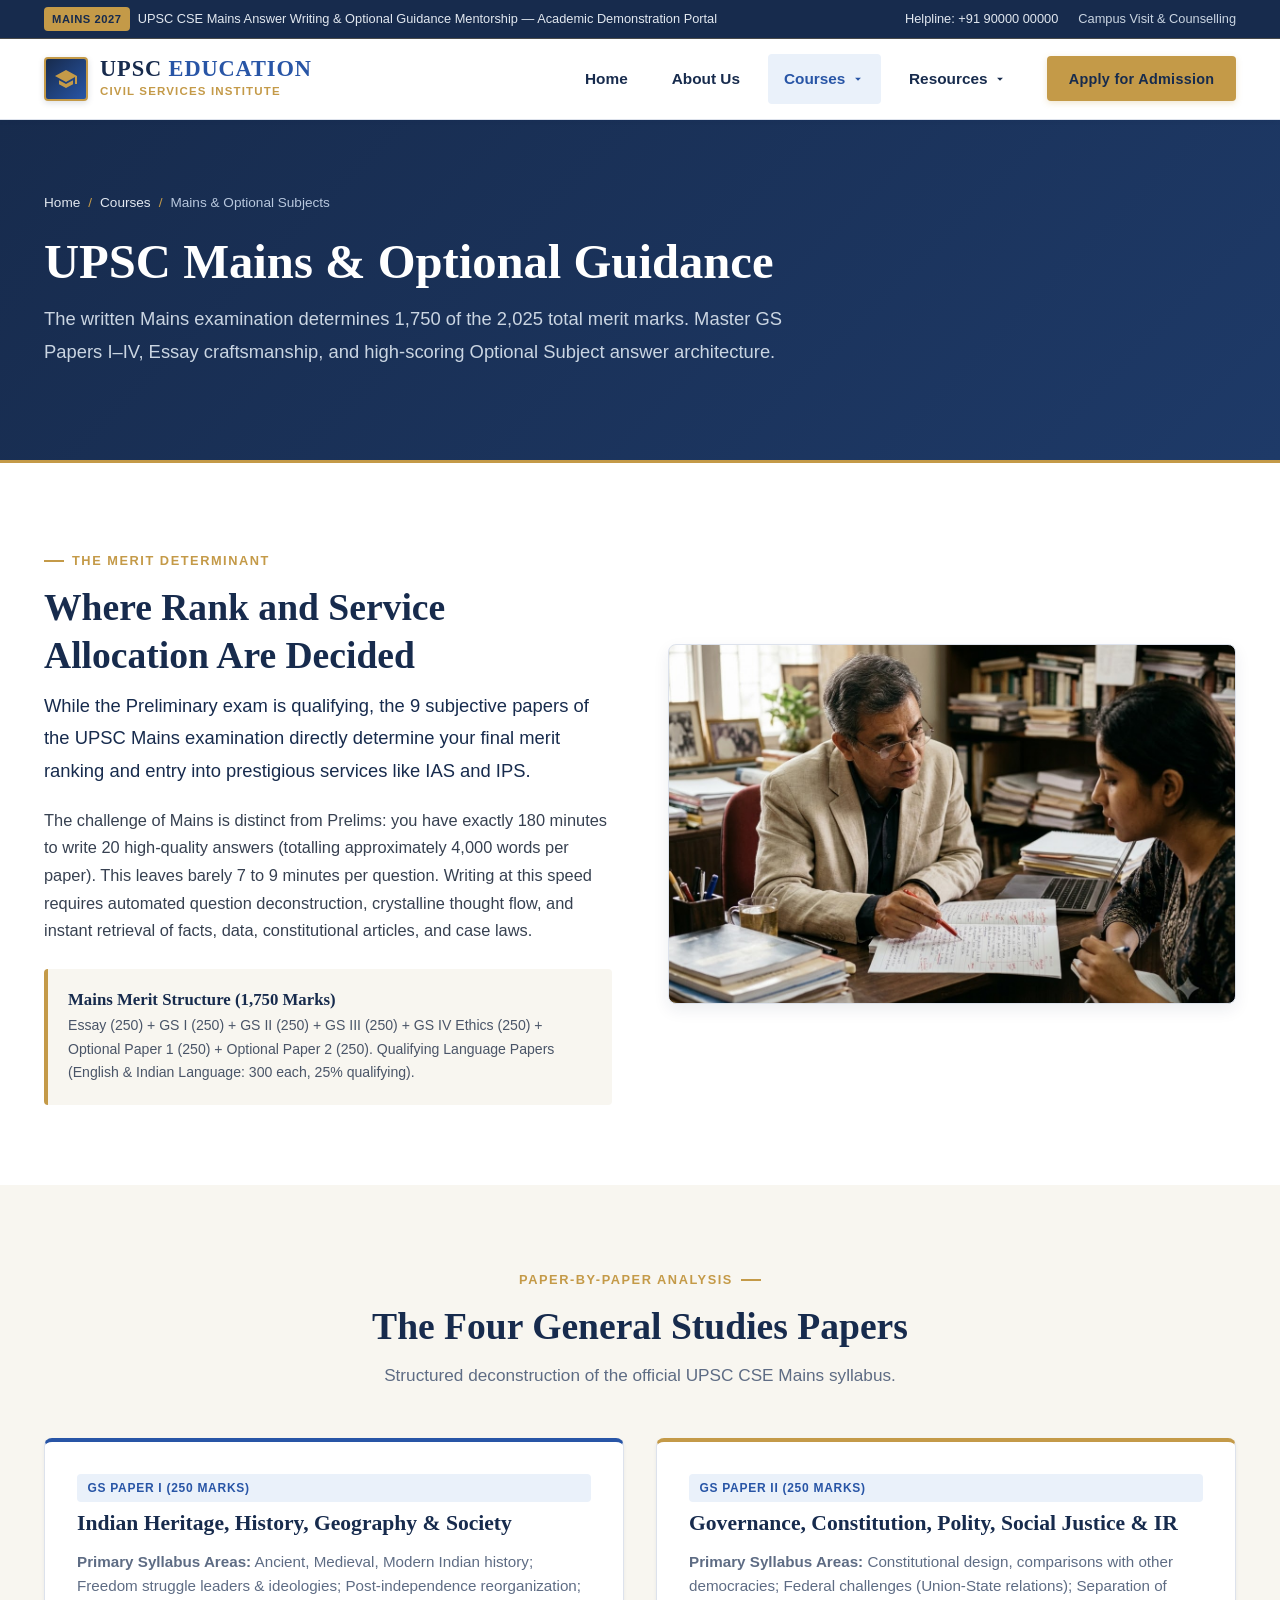
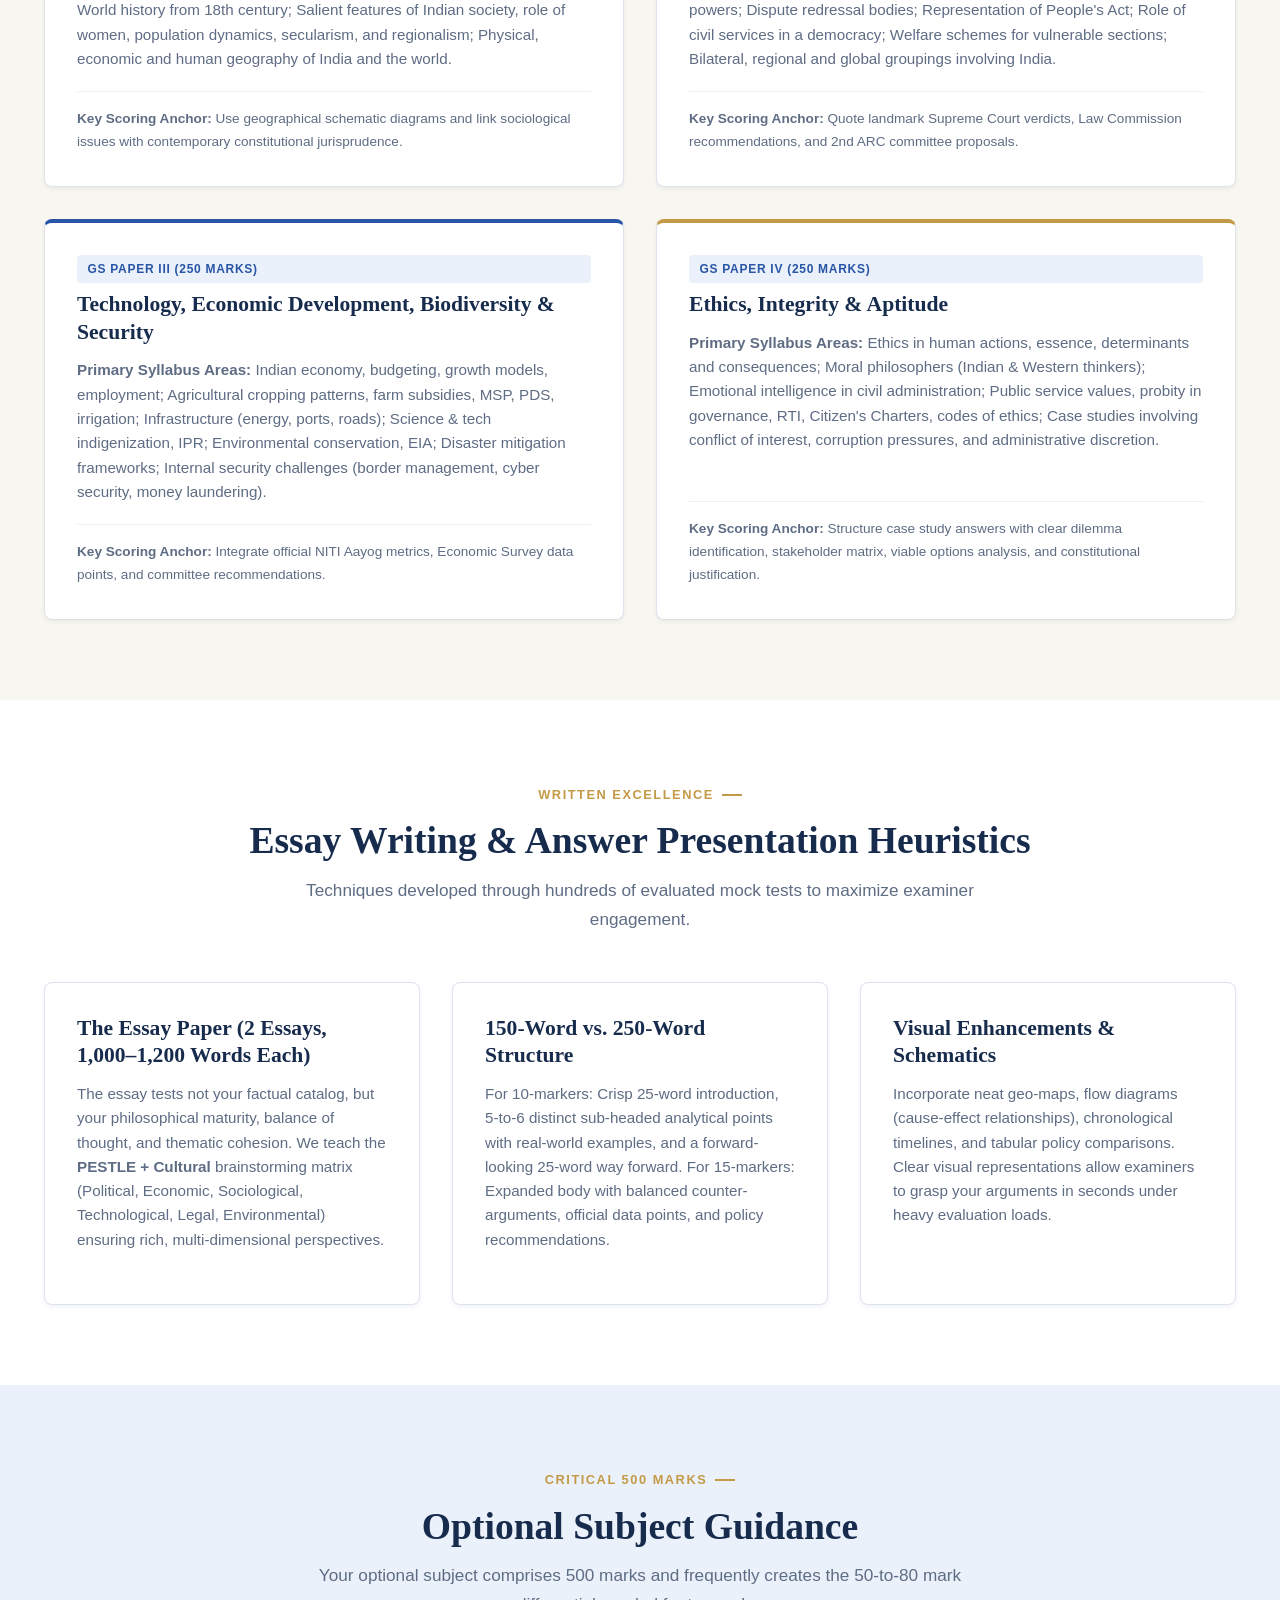
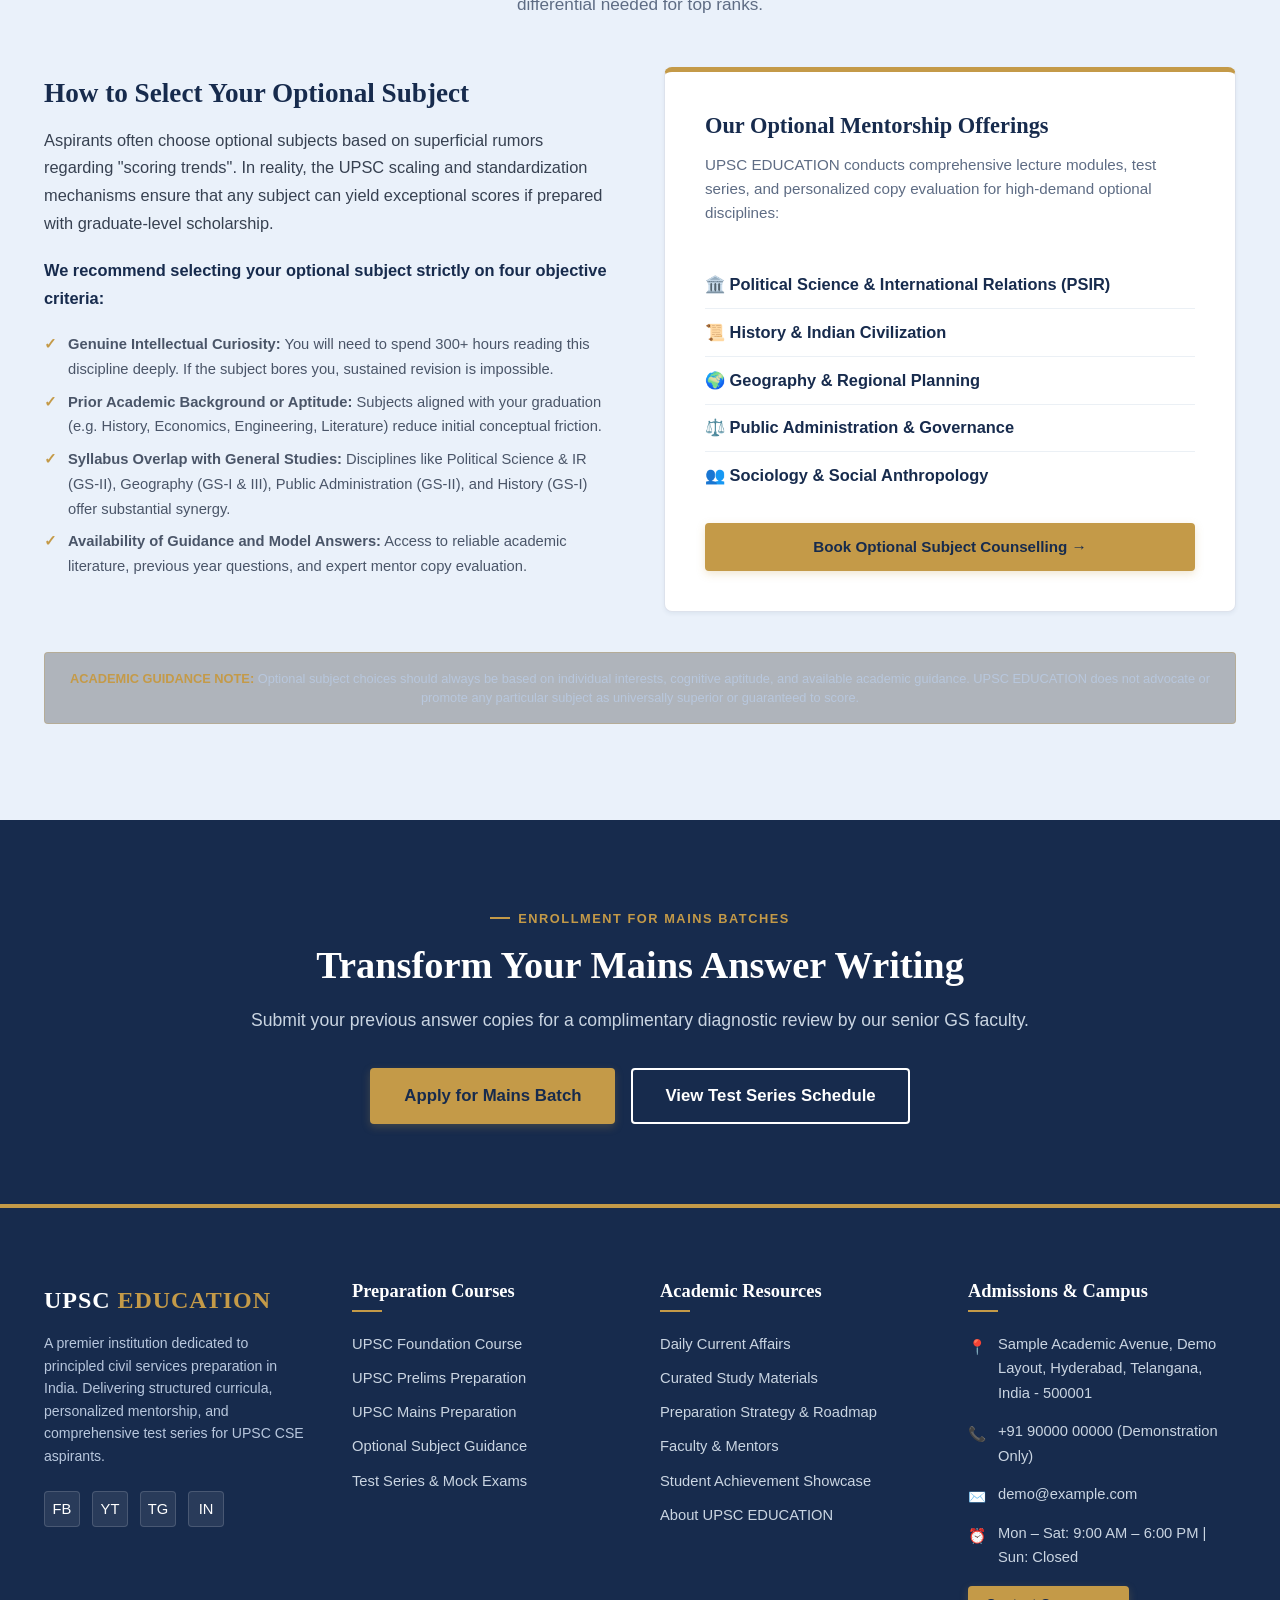
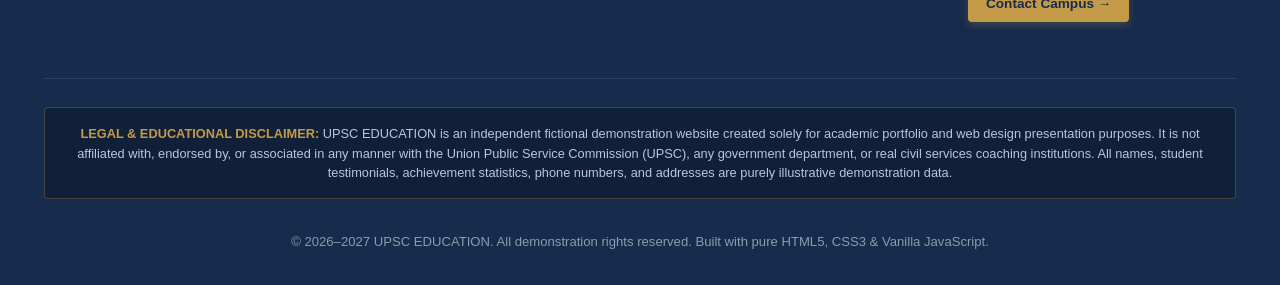
<file: mains-optional.html>
<!DOCTYPE html>
<html lang="en">
<head>
  <meta charset="UTF-8">
  <meta name="viewport" content="width=device-width, initial-scale=1.0">
  <meta name="description" content="UPSC Mains Preparation & Optional Subject Guidance at UPSC EDUCATION - Master GS Papers I–IV, Essay writing, Ethics case studies, and optional subject strategy.">
  <title>Mains &amp; Optional Subjects | UPSC EDUCATION</title>
  <link rel="stylesheet" href="css/style.css">
</head>
<body>

  <!-- Top Announcement Bar -->
  <aside class="top-notice-bar" aria-label="Announcement">
    <div class="container top-notice-inner">
      <div class="top-notice-text">
        <span class="top-notice-badge">Mains 2027</span>
        <span>UPSC CSE Mains Answer Writing &amp; Optional Guidance Mentorship — Academic Demonstration Portal</span>
      </div>
      <div class="top-notice-links">
        <span>Helpline: +91 90000 00000</span>
        <a href="admissions-contact.html">Campus Visit &amp; Counselling</a>
      </div>
    </div>
  </aside>

  <!-- Sticky Site Header -->
  <header class="site-header">
    <div class="container header-container">
      <a href="index.html" class="brand-logo" aria-label="UPSC EDUCATION Homepage">
        <div class="brand-emblem" aria-hidden="true">
          <svg viewBox="0 0 24 24"><path d="M12 3L1 9L12 15L21 10.09V17H23V9M5 13.18V17.18L12 21L19 17.18V13.18L12 17L5 13.18Z"/></svg>
        </div>
        <div class="brand-text">
          <span class="brand-name">UPSC <span>EDUCATION</span></span>
          <span class="brand-tagline">Civil Services Institute</span>
        </div>
      </a>

      <button type="button" class="menu-toggle" aria-label="Toggle navigation menu" aria-expanded="false">
        <svg viewBox="0 0 24 24"><path d="M3 6h18v2H3V6m0 5h18v2H3v-2m0 5h18v2H3v-2Z"/></svg>
      </button>

      <!-- Main Navigation: Exactly 4 Items + Admission CTA -->
      <nav class="header-nav" aria-label="Main Navigation">
        <ul class="main-navigation">
          <li class="nav-item">
            <a href="index.html" class="nav-link">Home</a>
          </li>
          <li class="nav-item">
            <a href="about.html" class="nav-link">About Us</a>
          </li>
          <li class="nav-item dropdown is-active">
            <button type="button" class="nav-link dropdown-toggle active" aria-expanded="false" aria-haspopup="true">
              Courses
              <svg class="arrow-icon" viewBox="0 0 24 24"><path d="M7 10l5 5 5-5z"/></svg>
            </button>
            <div class="dropdown-menu" role="menu">
              <a href="foundation-course.html" class="dropdown-link" role="menuitem">
                <span class="dropdown-link-icon">🏛️</span>
                <div>
                  <span class="dropdown-link-title">UPSC Foundation Course</span>
                  <span class="dropdown-link-desc">1 &amp; 2-year integrated GS + CSAT curriculum</span>
                </div>
              </a>
              <a href="prelims.html" class="dropdown-link" role="menuitem">
                <span class="dropdown-link-icon">🎯</span>
                <div>
                  <span class="dropdown-link-title">UPSC Prelims Preparation</span>
                  <span class="dropdown-link-desc">GS Paper I &amp; CSAT intensive test practice</span>
                </div>
              </a>
              <a href="mains-optional.html" class="dropdown-link active" role="menuitem">
                <span class="dropdown-link-icon">✍️</span>
                <div>
                  <span class="dropdown-link-title">UPSC Mains Preparation</span>
                  <span class="dropdown-link-desc">GS Papers I–IV, Essay writing &amp; case studies</span>
                </div>
              </a>
              <a href="mains-optional.html#optional-guidance" class="dropdown-link" role="menuitem">
                <span class="dropdown-link-icon">📚</span>
                <div>
                  <span class="dropdown-link-title">Optional Subject Guidance</span>
                  <span class="dropdown-link-desc">Subject selection, syllabus &amp; answer review</span>
                </div>
              </a>
              <a href="test-series.html" class="dropdown-link" role="menuitem">
                <span class="dropdown-link-icon">📊</span>
                <div>
                  <span class="dropdown-link-title">Test Series &amp; Mock Exams</span>
                  <span class="dropdown-link-desc">Simulation tests with in-depth analytics</span>
                </div>
              </a>
            </div>
          </li>
          <li class="nav-item dropdown">
            <button type="button" class="nav-link dropdown-toggle" aria-expanded="false" aria-haspopup="true">
              Resources
              <svg class="arrow-icon" viewBox="0 0 24 24"><path d="M7 10l5 5 5-5z"/></svg>
            </button>
            <div class="dropdown-menu" role="menu">
              <a href="resources.html#current-affairs" class="dropdown-link" role="menuitem">
                <span class="dropdown-link-icon">📰</span>
                <div>
                  <span class="dropdown-link-title">Current Affairs</span>
                  <span class="dropdown-link-desc">National news, editorials &amp; monthly compilations</span>
                </div>
              </a>
              <a href="resources.html#study-materials" class="dropdown-link" role="menuitem">
                <span class="dropdown-link-icon">📑</span>
                <div>
                  <span class="dropdown-link-title">Study Materials</span>
                  <span class="dropdown-link-desc">NCERT summaries, syllabus maps &amp; checklists</span>
                </div>
              </a>
              <a href="preparation-strategy.html" class="dropdown-link" role="menuitem">
                <span class="dropdown-link-icon">🧭</span>
                <div>
                  <span class="dropdown-link-title">Preparation Strategy</span>
                  <span class="dropdown-link-desc">8-stage preparation roadmap &amp; booklists</span>
                </div>
              </a>
              <a href="faculty-results.html#faculty" class="dropdown-link" role="menuitem">
                <span class="dropdown-link-icon">👨‍🏫</span>
                <div>
                  <span class="dropdown-link-title">Faculty &amp; Mentors</span>
                  <span class="dropdown-link-desc">Experienced educators across GS &amp; Optionals</span>
                </div>
              </a>
              <a href="faculty-results.html#results" class="dropdown-link" role="menuitem">
                <span class="dropdown-link-icon">🏆</span>
                <div>
                  <span class="dropdown-link-title">Student Results</span>
                  <span class="dropdown-link-desc">Demonstration student achievements &amp; feedback</span>
                </div>
              </a>
            </div>
          </li>
        </ul>

        <a href="admissions-contact.html" class="header-cta-btn">Apply for Admission</a>
      </nav>
    </div>
  </header>

  <main id="main-content">
    <!-- Page Header Banner -->
    <section class="page-banner">
      <div class="container">
        <div class="breadcrumb">
          <a href="index.html">Home</a>
          <span class="breadcrumb-separator">/</span>
          <a href="index.html#courses">Courses</a>
          <span class="breadcrumb-separator">/</span>
          <span>Mains &amp; Optional Subjects</span>
        </div>
        <h1 style="font-size: clamp(2.2rem, 3.8vw, 3.2rem);">UPSC Mains &amp; Optional Guidance</h1>
        <p class="lead" style="max-width: 760px; color:#CAD5E2;">
          The written Mains examination determines 1,750 of the 2,025 total merit marks. Master GS Papers I–IV, Essay craftsmanship, and high-scoring Optional Subject answer architecture.
        </p>
      </div>
    </section>

    <!-- Mains Examination Architecture Overview -->
    <section class="section-padding bg-white">
      <div class="container">
        <div class="grid grid-2" style="align-items: center; gap: 3.5rem;">
          <div>
            <span class="section-label">THE MERIT DETERMINANT</span>
            <h2>Where Rank and Service Allocation Are Decided</h2>
            <p class="lead">
              While the Preliminary exam is qualifying, the 9 subjective papers of the UPSC Mains examination directly determine your final merit ranking and entry into prestigious services like IAS and IPS.
            </p>
            <p>
              The challenge of Mains is distinct from Prelims: you have exactly 180 minutes to write 20 high-quality answers (totalling approximately 4,000 words per paper). This leaves barely 7 to 9 minutes per question. Writing at this speed requires automated question deconstruction, crystalline thought flow, and instant retrieval of facts, data, constitutional articles, and case laws.
            </p>
            <div style="background-color: var(--color-warm-ivory); padding: 1.25rem; border-radius: var(--radius-sm); border-left: 4px solid var(--color-gold); margin-top: 1.5rem;">
              <h4 style="font-size: 1.05rem; margin-bottom: 0.25rem;">Mains Merit Structure (1,750 Marks)</h4>
              <p style="font-size: 0.88rem; color: #4A5568; margin-bottom: 0;">
                Essay (250) + GS I (250) + GS II (250) + GS III (250) + GS IV Ethics (250) + Optional Paper 1 (250) + Optional Paper 2 (250). Qualifying Language Papers (English &amp; Indian Language: 300 each, 25% qualifying).
              </p>
            </div>
          </div>
          <div>
            <!-- Image Placeholder: upsc-faculty -->
            <div class="image-placeholder upsc-faculty" role="img" aria-label="Faculty guiding aspirants on UPSC Mains answer presentation">
              <div class="placeholder-content">
                <div class="placeholder-icon">
                  <svg width="24" height="24" viewBox="0 0 24 24" fill="currentColor"><path d="M12 2C6.48 2 2 6.48 2 12s4.48 10 10 10 10-4.48 10-10S17.52 2 12 2zm1 15h-2v-6h2v6zm0-8h-2V7h2v2z"/></svg>
                </div>
                <h3 class="placeholder-title">Mains Answer Architecture</h3>
                <p class="placeholder-desc">Mentors demonstrating introduction formulation, multi-stakeholder body frameworks, and constitutional conclusions.</p>
              </div>
            </div>
          </div>
        </div>
      </div>
    </section>

    <!-- General Studies Papers I–IV Detailed Breakdown -->
    <section class="section-padding bg-warm-ivory">
      <div class="container">
        <div class="section-header text-center">
          <span class="section-label">PAPER-BY-PAPER ANALYSIS</span>
          <h2>The Four General Studies Papers</h2>
          <p class="subtitle">Structured deconstruction of the official UPSC CSE Mains syllabus.</p>
        </div>

        <div class="grid grid-2">
          <!-- GS Paper I -->
          <div class="card card-top-royal">
            <span class="badge" style="margin-bottom: 0.5rem;">GS Paper I (250 Marks)</span>
            <h3>Indian Heritage, History, Geography &amp; Society</h3>
            <p><strong>Primary Syllabus Areas:</strong> Ancient, Medieval, Modern Indian history; Freedom struggle leaders &amp; ideologies; Post-independence reorganization; World history from 18th century; Salient features of Indian society, role of women, population dynamics, secularism, and regionalism; Physical, economic and human geography of India and the world.</p>
            <div style="margin-top: auto; padding-top: 1rem; border-top: 1px solid var(--color-border-light); font-size: 0.85rem; color: var(--color-text-muted);">
              <strong>Key Scoring Anchor:</strong> Use geographical schematic diagrams and link sociological issues with contemporary constitutional jurisprudence.
            </div>
          </div>

          <!-- GS Paper II -->
          <div class="card card-top-gold">
            <span class="badge" style="margin-bottom: 0.5rem;">GS Paper II (250 Marks)</span>
            <h3>Governance, Constitution, Polity, Social Justice &amp; IR</h3>
            <p><strong>Primary Syllabus Areas:</strong> Constitutional design, comparisons with other democracies; Federal challenges (Union-State relations); Separation of powers; Dispute redressal bodies; Representation of People's Act; Role of civil services in a democracy; Welfare schemes for vulnerable sections; Bilateral, regional and global groupings involving India.</p>
            <div style="margin-top: auto; padding-top: 1rem; border-top: 1px solid var(--color-border-light); font-size: 0.85rem; color: var(--color-text-muted);">
              <strong>Key Scoring Anchor:</strong> Quote landmark Supreme Court verdicts, Law Commission recommendations, and 2nd ARC committee proposals.
            </div>
          </div>

          <!-- GS Paper III -->
          <div class="card card-top-royal">
            <span class="badge" style="margin-bottom: 0.5rem;">GS Paper III (250 Marks)</span>
            <h3>Technology, Economic Development, Biodiversity &amp; Security</h3>
            <p><strong>Primary Syllabus Areas:</strong> Indian economy, budgeting, growth models, employment; Agricultural cropping patterns, farm subsidies, MSP, PDS, irrigation; Infrastructure (energy, ports, roads); Science &amp; tech indigenization, IPR; Environmental conservation, EIA; Disaster mitigation frameworks; Internal security challenges (border management, cyber security, money laundering).</p>
            <div style="margin-top: auto; padding-top: 1rem; border-top: 1px solid var(--color-border-light); font-size: 0.85rem; color: var(--color-text-muted);">
              <strong>Key Scoring Anchor:</strong> Integrate official NITI Aayog metrics, Economic Survey data points, and committee recommendations.
            </div>
          </div>

          <!-- GS Paper IV -->
          <div class="card card-top-gold">
            <span class="badge" style="margin-bottom: 0.5rem;">GS Paper IV (250 Marks)</span>
            <h3>Ethics, Integrity &amp; Aptitude</h3>
            <p><strong>Primary Syllabus Areas:</strong> Ethics in human actions, essence, determinants and consequences; Moral philosophers (Indian &amp; Western thinkers); Emotional intelligence in civil administration; Public service values, probity in governance, RTI, Citizen's Charters, codes of ethics; Case studies involving conflict of interest, corruption pressures, and administrative discretion.</p>
            <div style="margin-top: auto; padding-top: 1rem; border-top: 1px solid var(--color-border-light); font-size: 0.85rem; color: var(--color-text-muted);">
              <strong>Key Scoring Anchor:</strong> Structure case study answers with clear dilemma identification, stakeholder matrix, viable options analysis, and constitutional justification.
            </div>
          </div>
        </div>
      </div>
    </section>

    <!-- Essay Craftsmanship & Answer Writing Strategy -->
    <section class="section-padding bg-white">
      <div class="container">
        <div class="section-header text-center">
          <span class="section-label">WRITTEN EXCELLENCE</span>
          <h2>Essay Writing &amp; Answer Presentation Heuristics</h2>
          <p class="subtitle">Techniques developed through hundreds of evaluated mock tests to maximize examiner engagement.</p>
        </div>

        <div class="grid grid-3">
          <div class="card">
            <h3>The Essay Paper (2 Essays, 1,000–1,200 Words Each)</h3>
            <p>The essay tests not your factual catalog, but your philosophical maturity, balance of thought, and thematic cohesion. We teach the <strong>PESTLE + Cultural</strong> brainstorming matrix (Political, Economic, Sociological, Technological, Legal, Environmental) ensuring rich, multi-dimensional perspectives.</p>
          </div>

          <div class="card">
            <h3>150-Word vs. 250-Word Structure</h3>
            <p>For 10-markers: Crisp 25-word introduction, 5-to-6 distinct sub-headed analytical points with real-world examples, and a forward-looking 25-word way forward. For 15-markers: Expanded body with balanced counter-arguments, official data points, and policy recommendations.</p>
          </div>

          <div class="card">
            <h3>Visual Enhancements &amp; Schematics</h3>
            <p>Incorporate neat geo-maps, flow diagrams (cause-effect relationships), chronological timelines, and tabular policy comparisons. Clear visual representations allow examiners to grasp your arguments in seconds under heavy evaluation loads.</p>
          </div>
        </div>
      </div>
    </section>

    <!-- Optional Subject Guidance Section -->
    <section class="section-padding bg-light-blue" id="optional-guidance">
      <div class="container">
        <div class="section-header text-center">
          <span class="section-label">CRITICAL 500 MARKS</span>
          <h2>Optional Subject Guidance</h2>
          <p class="subtitle">Your optional subject comprises 500 marks and frequently creates the 50-to-80 mark differential needed for top ranks.</p>
        </div>

        <div class="grid grid-2" style="align-items: center; gap: 3rem;">
          <div>
            <h3 style="font-size: 1.7rem; margin-bottom: 1rem;">How to Select Your Optional Subject</h3>
            <p>
              Aspirants often choose optional subjects based on superficial rumors regarding "scoring trends". In reality, the UPSC scaling and standardization mechanisms ensure that any subject can yield exceptional scores if prepared with graduate-level scholarship.
            </p>
            <p style="font-weight: 600; color: var(--color-deep-navy);">
              We recommend selecting your optional subject strictly on four objective criteria:
            </p>
            <ul class="course-features-list">
              <li><strong>Genuine Intellectual Curiosity:</strong> You will need to spend 300+ hours reading this discipline deeply. If the subject bores you, sustained revision is impossible.</li>
              <li><strong>Prior Academic Background or Aptitude:</strong> Subjects aligned with your graduation (e.g. History, Economics, Engineering, Literature) reduce initial conceptual friction.</li>
              <li><strong>Syllabus Overlap with General Studies:</strong> Disciplines like Political Science &amp; IR (GS-II), Geography (GS-I &amp; III), Public Administration (GS-II), and History (GS-I) offer substantial synergy.</li>
              <li><strong>Availability of Guidance and Model Answers:</strong> Access to reliable academic literature, previous year questions, and expert mentor copy evaluation.</li>
            </ul>
          </div>

          <div class="card" style="padding: 2.5rem; border-top: 5px solid var(--color-gold);">
            <h3 style="font-size: 1.4rem;">Our Optional Mentorship Offerings</h3>
            <p style="color: var(--color-text-muted); font-size: 0.95rem;">
              UPSC EDUCATION conducts comprehensive lecture modules, test series, and personalized copy evaluation for high-demand optional disciplines:
            </p>
            <ul style="list-style: none; padding-left: 0; margin-top: 1rem;">
              <li style="padding: 0.6rem 0; border-bottom: 1px solid var(--color-border-light); font-weight: 600; color: var(--color-deep-navy);">🏛️ Political Science &amp; International Relations (PSIR)</li>
              <li style="padding: 0.6rem 0; border-bottom: 1px solid var(--color-border-light); font-weight: 600; color: var(--color-deep-navy);">📜 History &amp; Indian Civilization</li>
              <li style="padding: 0.6rem 0; border-bottom: 1px solid var(--color-border-light); font-weight: 600; color: var(--color-deep-navy);">🌍 Geography &amp; Regional Planning</li>
              <li style="padding: 0.6rem 0; border-bottom: 1px solid var(--color-border-light); font-weight: 600; color: var(--color-deep-navy);">⚖️ Public Administration &amp; Governance</li>
              <li style="padding: 0.6rem 0; font-weight: 600; color: var(--color-deep-navy);">👥 Sociology &amp; Social Anthropology</li>
            </ul>
            <div style="margin-top: 1.5rem;">
              <a href="admissions-contact.html" class="btn btn-gold" style="width: 100%;">Book Optional Subject Counselling &rarr;</a>
            </div>
          </div>
        </div>

        <div class="disclaimer-box text-center" style="margin-top: 2.5rem;">
          <strong>ACADEMIC GUIDANCE NOTE:</strong> Optional subject choices should always be based on individual interests, cognitive aptitude, and available academic guidance. UPSC EDUCATION does not advocate or promote any particular subject as universally superior or guaranteed to score.
        </div>
      </div>
    </section>

    <!-- Mains Course Enquiry CTA -->
    <section class="section-padding bg-deep-navy text-center">
      <div class="container container-narrow">
        <span class="section-label" style="color:var(--color-gold);">ENROLLMENT FOR MAINS BATCHES</span>
        <h2 style="font-size:2.4rem; color:#FFF; margin-bottom:1rem;">Transform Your Mains Answer Writing</h2>
        <p style="color:#CAD5E2; font-size:1.1rem; margin-bottom:2rem;">
          Submit your previous answer copies for a complimentary diagnostic review by our senior GS faculty.
        </p>
        <div class="btn-group" style="justify-content:center;">
          <a href="admissions-contact.html" class="btn btn-gold btn-lg">Apply for Mains Batch</a>
          <a href="test-series.html" class="btn btn-outline-white btn-lg">View Test Series Schedule</a>
        </div>
      </div>
    </section>
  </main>

  <!-- Academic Footer -->
  <footer class="site-footer">
    <div class="container">
      <div class="grid grid-4" style="gap: 2.5rem;">
        <div>
          <div class="footer-brand">
            <div class="footer-brand-title">UPSC <span>EDUCATION</span></div>
            <p style="color:#B8C7DD; font-size:0.88rem; line-height:1.6; margin-top:0.75rem;">
              A premier institution dedicated to principled civil services preparation in India. Delivering structured curricula, personalized mentorship, and comprehensive test series for UPSC CSE aspirants.
            </p>
          </div>
          <div class="footer-socials">
            <span class="social-placeholder-btn" title="Social Channel Placeholder">FB</span>
            <span class="social-placeholder-btn" title="Social Channel Placeholder">YT</span>
            <span class="social-placeholder-btn" title="Social Channel Placeholder">TG</span>
            <span class="social-placeholder-btn" title="Social Channel Placeholder">IN</span>
          </div>
        </div>
        <div>
          <h4>Preparation Courses</h4>
          <ul class="footer-links">
            <li><a href="foundation-course.html">UPSC Foundation Course</a></li>
            <li><a href="prelims.html">UPSC Prelims Preparation</a></li>
            <li><a href="mains-optional.html">UPSC Mains Preparation</a></li>
            <li><a href="mains-optional.html#optional-guidance">Optional Subject Guidance</a></li>
            <li><a href="test-series.html">Test Series &amp; Mock Exams</a></li>
          </ul>
        </div>
        <div>
          <h4>Academic Resources</h4>
          <ul class="footer-links">
            <li><a href="resources.html#current-affairs">Daily Current Affairs</a></li>
            <li><a href="resources.html#study-materials">Curated Study Materials</a></li>
            <li><a href="preparation-strategy.html">Preparation Strategy &amp; Roadmap</a></li>
            <li><a href="faculty-results.html#faculty">Faculty &amp; Mentors</a></li>
            <li><a href="faculty-results.html#results">Student Achievement Showcase</a></li>
            <li><a href="about.html">About UPSC EDUCATION</a></li>
          </ul>
        </div>
        <div>
          <h4>Admissions &amp; Campus</h4>
          <div class="footer-contact-item">
            <span class="footer-contact-icon">📍</span>
            <span>Sample Academic Avenue, Demo Layout, Hyderabad, Telangana, India - 500001</span>
          </div>
          <div class="footer-contact-item">
            <span class="footer-contact-icon">📞</span>
            <span>+91 90000 00000 (Demonstration Only)</span>
          </div>
          <div class="footer-contact-item">
            <span class="footer-contact-icon">✉️</span>
            <span>demo@example.com</span>
          </div>
          <div class="footer-contact-item">
            <span class="footer-contact-icon">⏰</span>
            <span>Mon – Sat: 9:00 AM – 6:00 PM | Sun: Closed</span>
          </div>
          <div style="margin-top:1rem;">
            <a href="admissions-contact.html" class="btn btn-sm btn-gold">Contact Campus &rarr;</a>
          </div>
        </div>
      </div>
      <div class="footer-bottom">
        <div class="disclaimer-box">
          <strong>LEGAL &amp; EDUCATIONAL DISCLAIMER:</strong> UPSC EDUCATION is an independent fictional demonstration website created solely for academic portfolio and web design presentation purposes. It is not affiliated with, endorsed by, or associated in any manner with the Union Public Service Commission (UPSC), any government department, or real civil services coaching institutions. All names, student testimonials, achievement statistics, phone numbers, and addresses are purely illustrative demonstration data.
        </div>
        <div>
          &copy; 2026–2027 UPSC EDUCATION. All demonstration rights reserved. Built with pure HTML5, CSS3 &amp; Vanilla JavaScript.
        </div>
      </div>
    </div>
  </footer>

  <button type="button" class="back-to-top" id="backToTopBtn" aria-label="Back to top">
    <svg width="20" height="20" viewBox="0 0 24 24" fill="currentColor"><path d="M7.41 15.41L12 10.83l4.59 4.58L18 14l-6-6-6 6z"/></svg>
  </button>

  <div class="demo-modal-overlay" id="demoModal" role="dialog" aria-modal="true" aria-labelledby="modalTitle">
    <div class="demo-modal-box">
      <button type="button" class="modal-close-btn" id="modalCloseBtn" aria-label="Close dialog">&times;</button>
      <div class="demo-modal-icon">
        <svg viewBox="0 0 24 24"><path d="M9 16.17L4.83 12l-1.42 1.41L9 19 21 7l-1.41-1.41z"/></svg>
      </div>
      <h3 id="modalTitle" style="margin-bottom:0.75rem;">Demonstration Notice</h3>
      <p id="modalDesc" style="color:var(--color-text-muted); font-size:0.95rem; line-height:1.6;"></p>
      <button type="button" class="btn btn-primary" id="modalDismissBtn" style="margin-top:1.25rem;">Close Notice</button>
    </div>
  </div>

  <script src="js/script.js"></script>
</body>
</html>
</file>
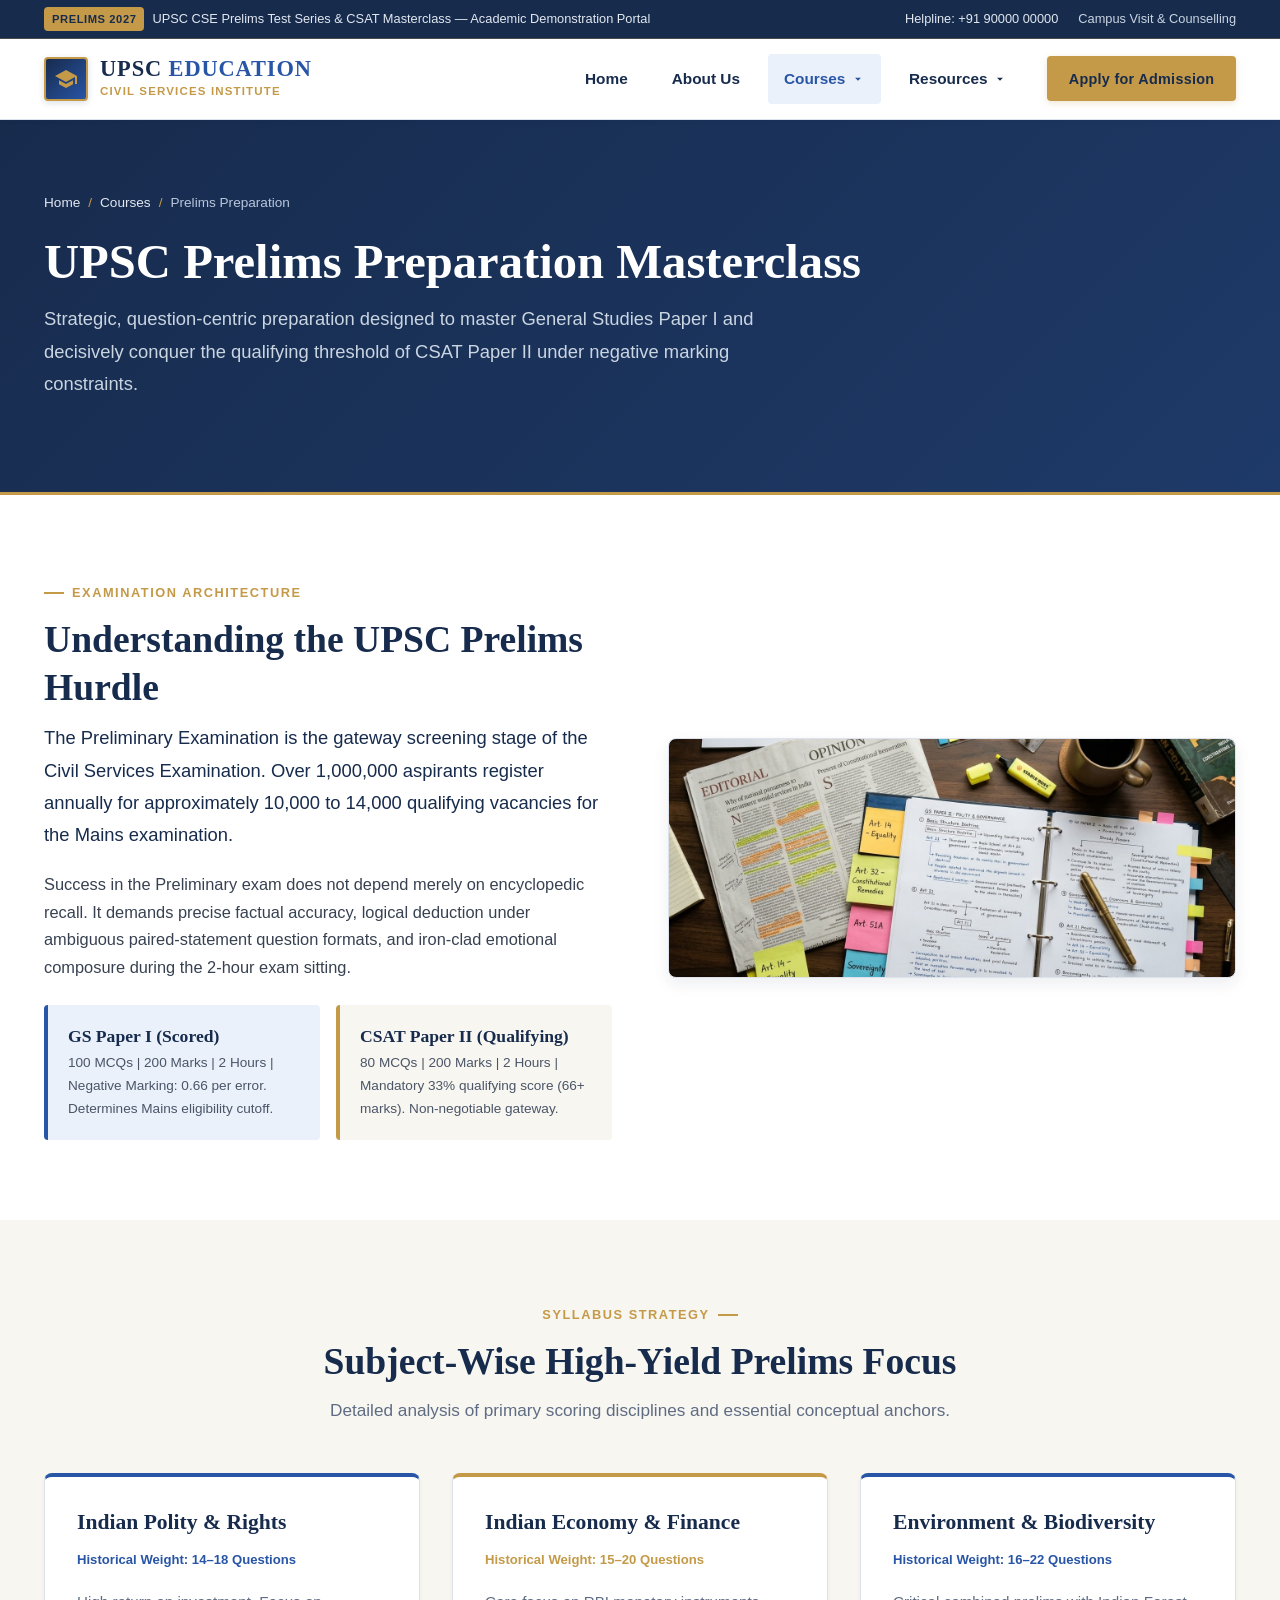
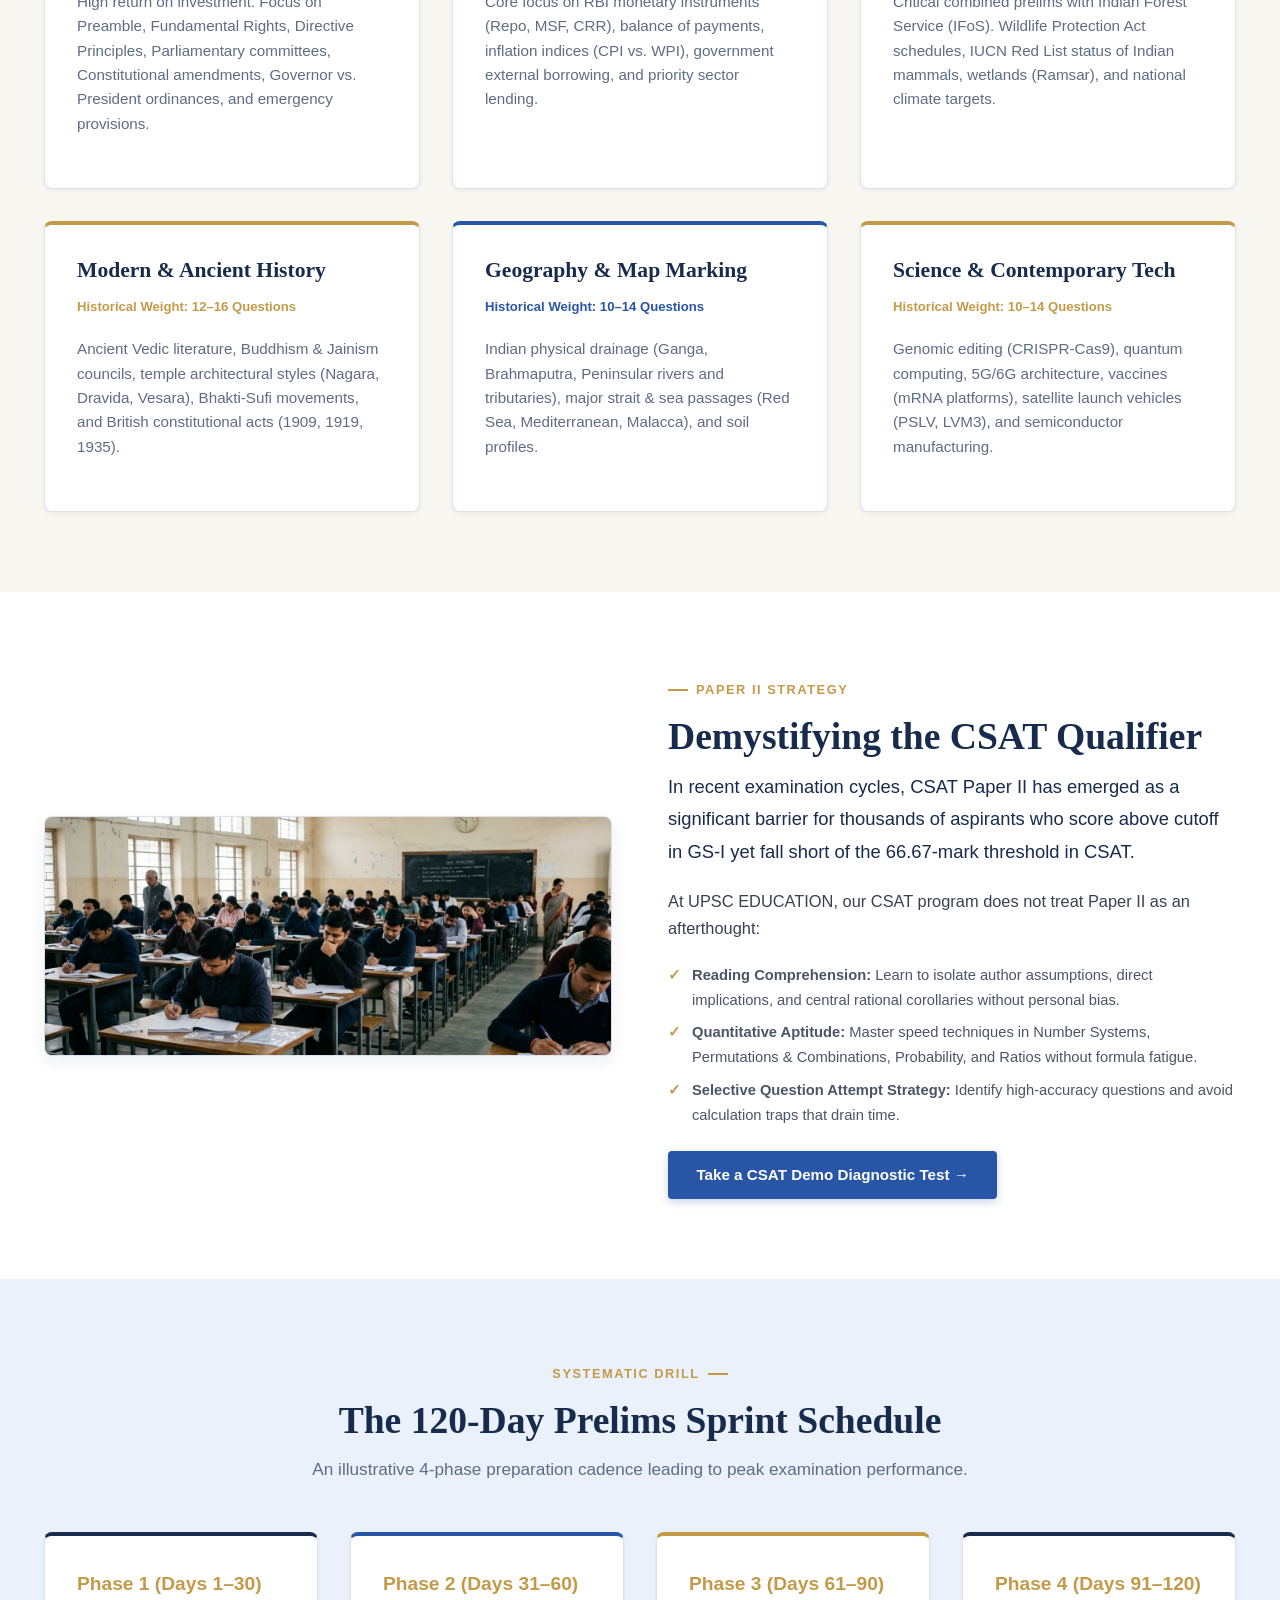
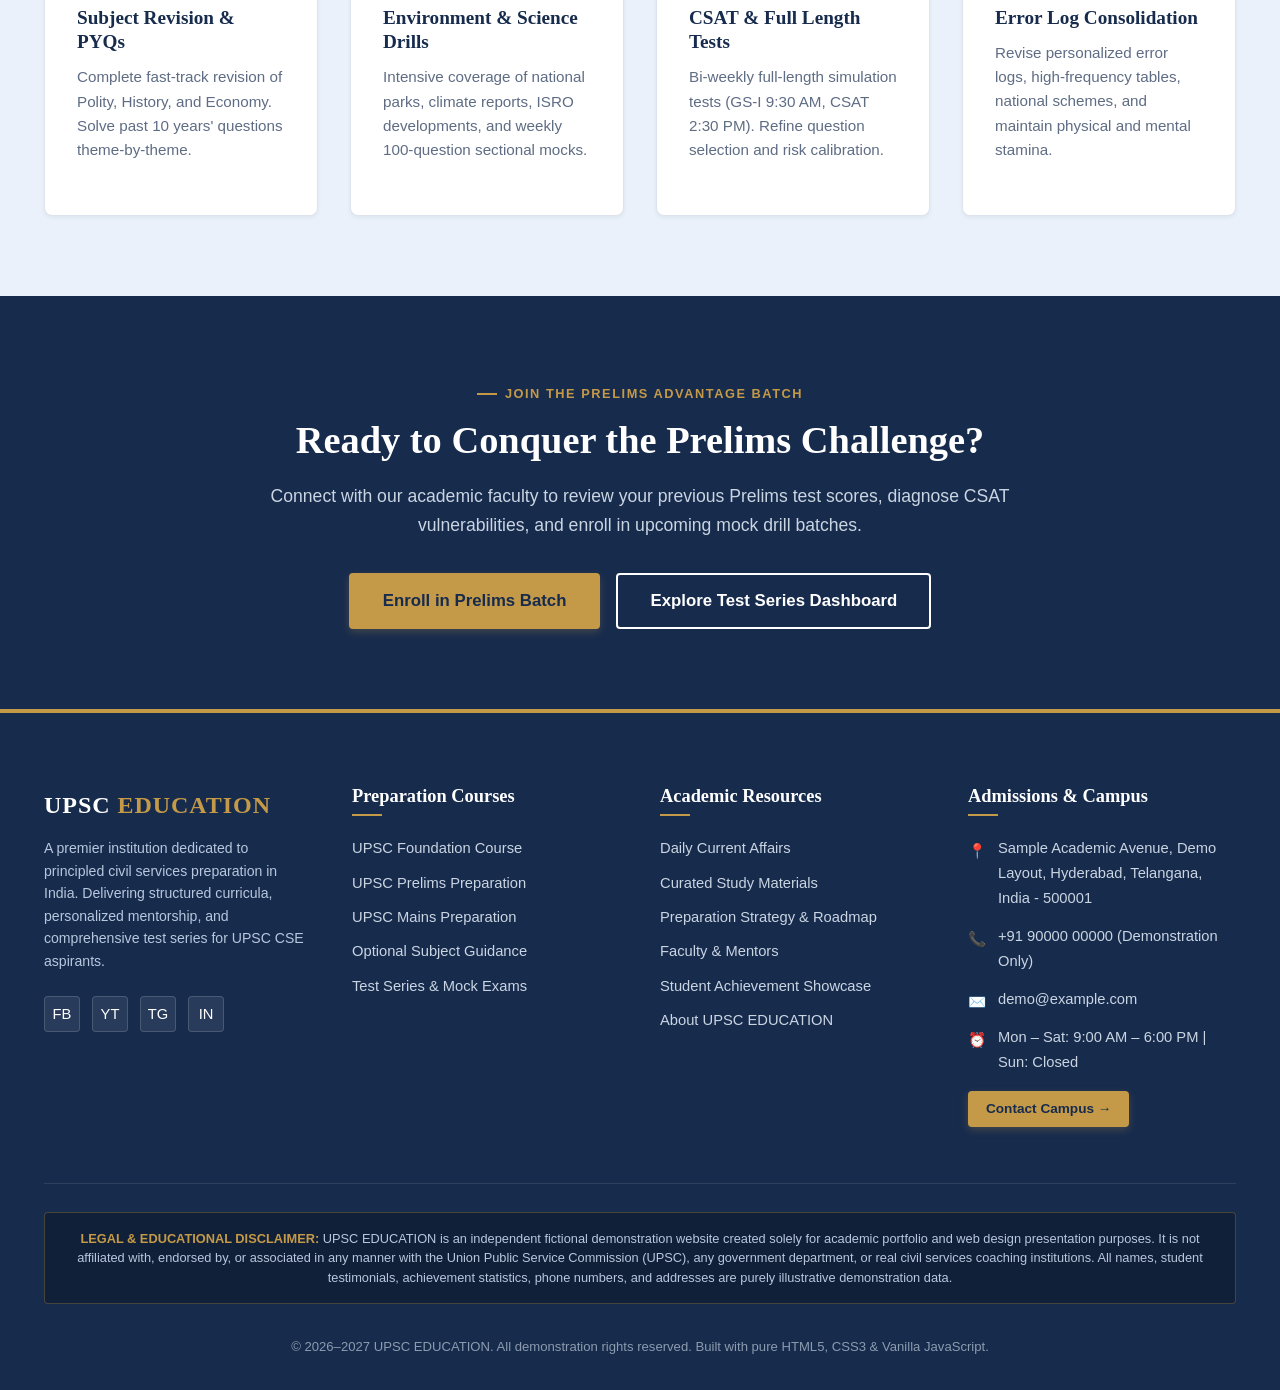
<file: prelims.html>
<!DOCTYPE html>
<html lang="en">
<head>
  <meta charset="UTF-8">
  <meta name="viewport" content="width=device-width, initial-scale=1.0">
  <meta name="description" content="UPSC Prelims Preparation at UPSC EDUCATION - High-yield General Studies Paper I and CSAT Paper II test strategies, revision frameworks, and mock test drills.">
  <title>UPSC Prelims Preparation | UPSC EDUCATION</title>
  <link rel="stylesheet" href="css/style.css">
</head>
<body>

  <!-- Top Announcement Bar -->
  <aside class="top-notice-bar" aria-label="Announcement">
    <div class="container top-notice-inner">
      <div class="top-notice-text">
        <span class="top-notice-badge">Prelims 2027</span>
        <span>UPSC CSE Prelims Test Series &amp; CSAT Masterclass — Academic Demonstration Portal</span>
      </div>
      <div class="top-notice-links">
        <span>Helpline: +91 90000 00000</span>
        <a href="admissions-contact.html">Campus Visit &amp; Counselling</a>
      </div>
    </div>
  </aside>

  <!-- Sticky Site Header -->
  <header class="site-header">
    <div class="container header-container">
      <a href="index.html" class="brand-logo" aria-label="UPSC EDUCATION Homepage">
        <div class="brand-emblem" aria-hidden="true">
          <svg viewBox="0 0 24 24"><path d="M12 3L1 9L12 15L21 10.09V17H23V9M5 13.18V17.18L12 21L19 17.18V13.18L12 17L5 13.18Z"/></svg>
        </div>
        <div class="brand-text">
          <span class="brand-name">UPSC <span>EDUCATION</span></span>
          <span class="brand-tagline">Civil Services Institute</span>
        </div>
      </a>

      <button type="button" class="menu-toggle" aria-label="Toggle navigation menu" aria-expanded="false">
        <svg viewBox="0 0 24 24"><path d="M3 6h18v2H3V6m0 5h18v2H3v-2m0 5h18v2H3v-2Z"/></svg>
      </button>

      <!-- Main Navigation: Exactly 4 Items + Admission CTA -->
      <nav class="header-nav" aria-label="Main Navigation">
        <ul class="main-navigation">
          <li class="nav-item">
            <a href="index.html" class="nav-link">Home</a>
          </li>
          <li class="nav-item">
            <a href="about.html" class="nav-link">About Us</a>
          </li>
          <li class="nav-item dropdown is-active">
            <button type="button" class="nav-link dropdown-toggle active" aria-expanded="false" aria-haspopup="true">
              Courses
              <svg class="arrow-icon" viewBox="0 0 24 24"><path d="M7 10l5 5 5-5z"/></svg>
            </button>
            <div class="dropdown-menu" role="menu">
              <a href="foundation-course.html" class="dropdown-link" role="menuitem">
                <span class="dropdown-link-icon">🏛️</span>
                <div>
                  <span class="dropdown-link-title">UPSC Foundation Course</span>
                  <span class="dropdown-link-desc">1 &amp; 2-year integrated GS + CSAT curriculum</span>
                </div>
              </a>
              <a href="prelims.html" class="dropdown-link active" role="menuitem">
                <span class="dropdown-link-icon">🎯</span>
                <div>
                  <span class="dropdown-link-title">UPSC Prelims Preparation</span>
                  <span class="dropdown-link-desc">GS Paper I &amp; CSAT intensive test practice</span>
                </div>
              </a>
              <a href="mains-optional.html" class="dropdown-link" role="menuitem">
                <span class="dropdown-link-icon">✍️</span>
                <div>
                  <span class="dropdown-link-title">UPSC Mains Preparation</span>
                  <span class="dropdown-link-desc">GS Papers I–IV, Essay writing &amp; case studies</span>
                </div>
              </a>
              <a href="mains-optional.html#optional-guidance" class="dropdown-link" role="menuitem">
                <span class="dropdown-link-icon">📚</span>
                <div>
                  <span class="dropdown-link-title">Optional Subject Guidance</span>
                  <span class="dropdown-link-desc">Subject selection, syllabus &amp; answer review</span>
                </div>
              </a>
              <a href="test-series.html" class="dropdown-link" role="menuitem">
                <span class="dropdown-link-icon">📊</span>
                <div>
                  <span class="dropdown-link-title">Test Series &amp; Mock Exams</span>
                  <span class="dropdown-link-desc">Simulation tests with in-depth analytics</span>
                </div>
              </a>
            </div>
          </li>
          <li class="nav-item dropdown">
            <button type="button" class="nav-link dropdown-toggle" aria-expanded="false" aria-haspopup="true">
              Resources
              <svg class="arrow-icon" viewBox="0 0 24 24"><path d="M7 10l5 5 5-5z"/></svg>
            </button>
            <div class="dropdown-menu" role="menu">
              <a href="resources.html#current-affairs" class="dropdown-link" role="menuitem">
                <span class="dropdown-link-icon">📰</span>
                <div>
                  <span class="dropdown-link-title">Current Affairs</span>
                  <span class="dropdown-link-desc">National news, editorials &amp; monthly compilations</span>
                </div>
              </a>
              <a href="resources.html#study-materials" class="dropdown-link" role="menuitem">
                <span class="dropdown-link-icon">📑</span>
                <div>
                  <span class="dropdown-link-title">Study Materials</span>
                  <span class="dropdown-link-desc">NCERT summaries, syllabus maps &amp; checklists</span>
                </div>
              </a>
              <a href="preparation-strategy.html" class="dropdown-link" role="menuitem">
                <span class="dropdown-link-icon">🧭</span>
                <div>
                  <span class="dropdown-link-title">Preparation Strategy</span>
                  <span class="dropdown-link-desc">8-stage preparation roadmap &amp; booklists</span>
                </div>
              </a>
              <a href="faculty-results.html#faculty" class="dropdown-link" role="menuitem">
                <span class="dropdown-link-icon">👨‍🏫</span>
                <div>
                  <span class="dropdown-link-title">Faculty &amp; Mentors</span>
                  <span class="dropdown-link-desc">Experienced educators across GS &amp; Optionals</span>
                </div>
              </a>
              <a href="faculty-results.html#results" class="dropdown-link" role="menuitem">
                <span class="dropdown-link-icon">🏆</span>
                <div>
                  <span class="dropdown-link-title">Student Results</span>
                  <span class="dropdown-link-desc">Demonstration student achievements &amp; feedback</span>
                </div>
              </a>
            </div>
          </li>
        </ul>

        <a href="admissions-contact.html" class="header-cta-btn">Apply for Admission</a>
      </nav>
    </div>
  </header>

  <main id="main-content">
    <!-- Page Header Banner -->
    <section class="page-banner">
      <div class="container">
        <div class="breadcrumb">
          <a href="index.html">Home</a>
          <span class="breadcrumb-separator">/</span>
          <a href="index.html#courses">Courses</a>
          <span class="breadcrumb-separator">/</span>
          <span>Prelims Preparation</span>
        </div>
        <h1 style="font-size: clamp(2.2rem, 3.8vw, 3.2rem);">UPSC Prelims Preparation Masterclass</h1>
        <p class="lead" style="max-width: 760px; color:#CAD5E2;">
          Strategic, question-centric preparation designed to master General Studies Paper I and decisively conquer the qualifying threshold of CSAT Paper II under negative marking constraints.
        </p>
      </div>
    </section>

    <!-- Prelims Examination Overview & Architecture -->
    <section class="section-padding bg-white">
      <div class="container">
        <div class="grid grid-2" style="align-items: center; gap: 3.5rem;">
          <div>
            <span class="section-label">EXAMINATION ARCHITECTURE</span>
            <h2>Understanding the UPSC Prelims Hurdle</h2>
            <p class="lead">
              The Preliminary Examination is the gateway screening stage of the Civil Services Examination. Over 1,000,000 aspirants register annually for approximately 10,000 to 14,000 qualifying vacancies for the Mains examination.
            </p>
            <p>
              Success in the Preliminary exam does not depend merely on encyclopedic recall. It demands precise factual accuracy, logical deduction under ambiguous paired-statement question formats, and iron-clad emotional composure during the 2-hour exam sitting.
            </p>
            <div class="grid grid-2" style="margin-top: 1.5rem; gap: 1rem;">
              <div style="background-color: var(--color-light-blue); padding: 1.25rem; border-radius: var(--radius-sm); border-left: 4px solid var(--color-royal-blue);">
                <h4 style="font-size: 1.1rem; margin-bottom: 0.25rem;">GS Paper I (Scored)</h4>
                <p style="font-size: 0.85rem; color: #4A5568; margin-bottom: 0;">100 MCQs | 200 Marks | 2 Hours | Negative Marking: 0.66 per error. Determines Mains eligibility cutoff.</p>
              </div>
              <div style="background-color: var(--color-warm-ivory); padding: 1.25rem; border-radius: var(--radius-sm); border-left: 4px solid var(--color-gold);">
                <h4 style="font-size: 1.1rem; margin-bottom: 0.25rem;">CSAT Paper II (Qualifying)</h4>
                <p style="font-size: 0.85rem; color: #4A5568; margin-bottom: 0;">80 MCQs | 200 Marks | 2 Hours | Mandatory 33% qualifying score (66+ marks). Non-negotiable gateway.</p>
              </div>
            </div>
          </div>
          <div>
            <!-- Image Placeholder: upsc-study -->
            <div class="image-placeholder upsc-study" role="img" aria-label="Aspirant deeply analyzing UPSC Prelims question papers">
              <div class="placeholder-content">
                <div class="placeholder-icon">
                  <svg width="24" height="24" viewBox="0 0 24 24" fill="currentColor"><path d="M19 3H5c-1.1 0-2 .9-2 2v14c0 1.1.9 2 2 2h14c1.1 0 2-.9 2-2V5c0-1.1-.9-2-2-2zm-5 14H7v-2h7v2zm3-4H7v-2h10v2zm0-4H7V7h10v2z"/></svg>
                </div>
                <h3 class="placeholder-title">Objective Question Analysis</h3>
                <p class="placeholder-desc">Detailed mapping of previous 15 years' question themes, assertion-reason dynamics, and option elimination algorithms.</p>
              </div>
            </div>
          </div>
        </div>
      </div>
    </section>

    <!-- Subject-Wise High-Yield Syllabus Breakdown -->
    <section class="section-padding bg-warm-ivory">
      <div class="container">
        <div class="section-header text-center">
          <span class="section-label">SYLLABUS STRATEGY</span>
          <h2>Subject-Wise High-Yield Prelims Focus</h2>
          <p class="subtitle">Detailed analysis of primary scoring disciplines and essential conceptual anchors.</p>
        </div>

        <div class="grid grid-3">
          <div class="card card-top-royal">
            <h3>Indian Polity &amp; Rights</h3>
            <p style="font-size: 0.82rem; color: var(--color-royal-blue); font-weight: 700;">Historical Weight: 14–18 Questions</p>
            <p>High return on investment. Focus on Preamble, Fundamental Rights, Directive Principles, Parliamentary committees, Constitutional amendments, Governor vs. President ordinances, and emergency provisions.</p>
          </div>

          <div class="card card-top-gold">
            <h3>Indian Economy &amp; Finance</h3>
            <p style="font-size: 0.82rem; color: var(--color-gold); font-weight: 700;">Historical Weight: 15–20 Questions</p>
            <p>Core focus on RBI monetary instruments (Repo, MSF, CRR), balance of payments, inflation indices (CPI vs. WPI), government external borrowing, and priority sector lending.</p>
          </div>

          <div class="card card-top-royal">
            <h3>Environment &amp; Biodiversity</h3>
            <p style="font-size: 0.82rem; color: var(--color-royal-blue); font-weight: 700;">Historical Weight: 16–22 Questions</p>
            <p>Critical combined prelims with Indian Forest Service (IFoS). Wildlife Protection Act schedules, IUCN Red List status of Indian mammals, wetlands (Ramsar), and national climate targets.</p>
          </div>

          <div class="card card-top-gold">
            <h3>Modern &amp; Ancient History</h3>
            <p style="font-size: 0.82rem; color: var(--color-gold); font-weight: 700;">Historical Weight: 12–16 Questions</p>
            <p>Ancient Vedic literature, Buddhism &amp; Jainism councils, temple architectural styles (Nagara, Dravida, Vesara), Bhakti-Sufi movements, and British constitutional acts (1909, 1919, 1935).</p>
          </div>

          <div class="card card-top-royal">
            <h3>Geography &amp; Map Marking</h3>
            <p style="font-size: 0.82rem; color: var(--color-royal-blue); font-weight: 700;">Historical Weight: 10–14 Questions</p>
            <p>Indian physical drainage (Ganga, Brahmaputra, Peninsular rivers and tributaries), major strait &amp; sea passages (Red Sea, Mediterranean, Malacca), and soil profiles.</p>
          </div>

          <div class="card card-top-gold">
            <h3>Science &amp; Contemporary Tech</h3>
            <p style="font-size: 0.82rem; color: var(--color-gold); font-weight: 700;">Historical Weight: 10–14 Questions</p>
            <p>Genomic editing (CRISPR-Cas9), quantum computing, 5G/6G architecture, vaccines (mRNA platforms), satellite launch vehicles (PSLV, LVM3), and semiconductor manufacturing.</p>
          </div>
        </div>
      </div>
    </section>

    <!-- CSAT Paper II Mastery Section -->
    <section class="section-padding bg-white">
      <div class="container">
        <div class="grid grid-2" style="align-items: center; gap: 3.5rem;">
          <div>
            <!-- Image Placeholder: upsc-test-series -->
            <div class="image-placeholder upsc-test-series" role="img" aria-label="CSAT calculation and reading comprehension test drills">
              <div class="placeholder-content">
                <div class="placeholder-icon">
                  <svg width="24" height="24" viewBox="0 0 24 24" fill="currentColor"><path d="M12 2C6.48 2 2 6.48 2 12s4.48 10 10 10 10-4.48 10-10S17.52 2 12 2zm1 17.93c-3.95-.49-7-3.85-7-7.93 0-.62.08-1.21.21-1.79L9 15v1c0 1.1.9 2 2 2v1.93zm6.9-2.54c-.26-.81-1-1.39-1.9-1.39h-1v-3c0-.55-.45-1-1-1H8v-2h2c.55 0 1-.45 1-1V7h2c1.1 0 2-.9 2-2v-.41c2.93 1.19 5 4.06 5 7.41 0 2.08-.8 3.97-2.1 5.39z"/></svg>
                </div>
                <h3 class="placeholder-title">CSAT Paper II Simulation</h3>
                <p class="placeholder-desc">Timed mock sessions developing rapid calculation heuristics, passage tone recognition, and emotional discipline.</p>
              </div>
            </div>
          </div>

          <div>
            <span class="section-label">PAPER II STRATEGY</span>
            <h2>Demystifying the CSAT Qualifier</h2>
            <p class="lead">
              In recent examination cycles, CSAT Paper II has emerged as a significant barrier for thousands of aspirants who score above cutoff in GS-I yet fall short of the 66.67-mark threshold in CSAT.
            </p>
            <p>
              At UPSC EDUCATION, our CSAT program does not treat Paper II as an afterthought:
            </p>
            <ul class="course-features-list">
              <li><strong>Reading Comprehension:</strong> Learn to isolate author assumptions, direct implications, and central rational corollaries without personal bias.</li>
              <li><strong>Quantitative Aptitude:</strong> Master speed techniques in Number Systems, Permutations &amp; Combinations, Probability, and Ratios without formula fatigue.</li>
              <li><strong>Selective Question Attempt Strategy:</strong> Identify high-accuracy questions and avoid calculation traps that drain time.</li>
            </ul>
            <div style="margin-top: 1.5rem;">
              <a href="test-series.html" class="btn btn-primary">Take a CSAT Demo Diagnostic Test &rarr;</a>
            </div>
          </div>
        </div>
      </div>
    </section>

    <!-- Prelims Preparation Roadmap & Weekly Schedule -->
    <section class="section-padding bg-light-blue">
      <div class="container">
        <div class="section-header text-center">
          <span class="section-label">SYSTEMATIC DRILL</span>
          <h2>The 120-Day Prelims Sprint Schedule</h2>
          <p class="subtitle">An illustrative 4-phase preparation cadence leading to peak examination performance.</p>
        </div>

        <div class="grid grid-4">
          <div class="card" style="border-top: 4px solid var(--color-deep-navy);">
            <div style="font-weight: 700; color: var(--color-gold); font-size: 1.2rem; margin-bottom: 0.35rem;">Phase 1 (Days 1–30)</div>
            <h4>Subject Revision &amp; PYQs</h4>
            <p>Complete fast-track revision of Polity, History, and Economy. Solve past 10 years' questions theme-by-theme.</p>
          </div>
          <div class="card" style="border-top: 4px solid var(--color-royal-blue);">
            <div style="font-weight: 700; color: var(--color-gold); font-size: 1.2rem; margin-bottom: 0.35rem;">Phase 2 (Days 31–60)</div>
            <h4>Environment &amp; Science Drills</h4>
            <p>Intensive coverage of national parks, climate reports, ISRO developments, and weekly 100-question sectional mocks.</p>
          </div>
          <div class="card" style="border-top: 4px solid var(--color-gold);">
            <div style="font-weight: 700; color: var(--color-gold); font-size: 1.2rem; margin-bottom: 0.35rem;">Phase 3 (Days 61–90)</div>
            <h4>CSAT &amp; Full Length Tests</h4>
            <p>Bi-weekly full-length simulation tests (GS-I 9:30 AM, CSAT 2:30 PM). Refine question selection and risk calibration.</p>
          </div>
          <div class="card" style="border-top: 4px solid var(--color-deep-navy);">
            <div style="font-weight: 700; color: var(--color-gold); font-size: 1.2rem; margin-bottom: 0.35rem;">Phase 4 (Days 91–120)</div>
            <h4>Error Log Consolidation</h4>
            <p>Revise personalized error logs, high-frequency tables, national schemes, and maintain physical and mental stamina.</p>
          </div>
        </div>
      </div>
    </section>

    <!-- Prelims Course Enquiry CTA -->
    <section class="section-padding bg-deep-navy text-center">
      <div class="container container-narrow">
        <span class="section-label" style="color:var(--color-gold);">JOIN THE PRELIMS ADVANTAGE BATCH</span>
        <h2 style="font-size:2.4rem; color:#FFF; margin-bottom:1rem;">Ready to Conquer the Prelims Challenge?</h2>
        <p style="color:#CAD5E2; font-size:1.1rem; margin-bottom:2rem;">
          Connect with our academic faculty to review your previous Prelims test scores, diagnose CSAT vulnerabilities, and enroll in upcoming mock drill batches.
        </p>
        <div class="btn-group" style="justify-content:center;">
          <a href="admissions-contact.html" class="btn btn-gold btn-lg">Enroll in Prelims Batch</a>
          <a href="test-series.html" class="btn btn-outline-white btn-lg">Explore Test Series Dashboard</a>
        </div>
      </div>
    </section>
  </main>

  <!-- Academic Footer -->
  <footer class="site-footer">
    <div class="container">
      <div class="grid grid-4" style="gap: 2.5rem;">
        <div>
          <div class="footer-brand">
            <div class="footer-brand-title">UPSC <span>EDUCATION</span></div>
            <p style="color:#B8C7DD; font-size:0.88rem; line-height:1.6; margin-top:0.75rem;">
              A premier institution dedicated to principled civil services preparation in India. Delivering structured curricula, personalized mentorship, and comprehensive test series for UPSC CSE aspirants.
            </p>
          </div>
          <div class="footer-socials">
            <span class="social-placeholder-btn" title="Social Channel Placeholder">FB</span>
            <span class="social-placeholder-btn" title="Social Channel Placeholder">YT</span>
            <span class="social-placeholder-btn" title="Social Channel Placeholder">TG</span>
            <span class="social-placeholder-btn" title="Social Channel Placeholder">IN</span>
          </div>
        </div>
        <div>
          <h4>Preparation Courses</h4>
          <ul class="footer-links">
            <li><a href="foundation-course.html">UPSC Foundation Course</a></li>
            <li><a href="prelims.html">UPSC Prelims Preparation</a></li>
            <li><a href="mains-optional.html">UPSC Mains Preparation</a></li>
            <li><a href="mains-optional.html#optional-guidance">Optional Subject Guidance</a></li>
            <li><a href="test-series.html">Test Series &amp; Mock Exams</a></li>
          </ul>
        </div>
        <div>
          <h4>Academic Resources</h4>
          <ul class="footer-links">
            <li><a href="resources.html#current-affairs">Daily Current Affairs</a></li>
            <li><a href="resources.html#study-materials">Curated Study Materials</a></li>
            <li><a href="preparation-strategy.html">Preparation Strategy &amp; Roadmap</a></li>
            <li><a href="faculty-results.html#faculty">Faculty &amp; Mentors</a></li>
            <li><a href="faculty-results.html#results">Student Achievement Showcase</a></li>
            <li><a href="about.html">About UPSC EDUCATION</a></li>
          </ul>
        </div>
        <div>
          <h4>Admissions &amp; Campus</h4>
          <div class="footer-contact-item">
            <span class="footer-contact-icon">📍</span>
            <span>Sample Academic Avenue, Demo Layout, Hyderabad, Telangana, India - 500001</span>
          </div>
          <div class="footer-contact-item">
            <span class="footer-contact-icon">📞</span>
            <span>+91 90000 00000 (Demonstration Only)</span>
          </div>
          <div class="footer-contact-item">
            <span class="footer-contact-icon">✉️</span>
            <span>demo@example.com</span>
          </div>
          <div class="footer-contact-item">
            <span class="footer-contact-icon">⏰</span>
            <span>Mon – Sat: 9:00 AM – 6:00 PM | Sun: Closed</span>
          </div>
          <div style="margin-top:1rem;">
            <a href="admissions-contact.html" class="btn btn-sm btn-gold">Contact Campus &rarr;</a>
          </div>
        </div>
      </div>
      <div class="footer-bottom">
        <div class="disclaimer-box">
          <strong>LEGAL &amp; EDUCATIONAL DISCLAIMER:</strong> UPSC EDUCATION is an independent fictional demonstration website created solely for academic portfolio and web design presentation purposes. It is not affiliated with, endorsed by, or associated in any manner with the Union Public Service Commission (UPSC), any government department, or real civil services coaching institutions. All names, student testimonials, achievement statistics, phone numbers, and addresses are purely illustrative demonstration data.
        </div>
        <div>
          &copy; 2026–2027 UPSC EDUCATION. All demonstration rights reserved. Built with pure HTML5, CSS3 &amp; Vanilla JavaScript.
        </div>
      </div>
    </div>
  </footer>

  <button type="button" class="back-to-top" id="backToTopBtn" aria-label="Back to top">
    <svg width="20" height="20" viewBox="0 0 24 24" fill="currentColor"><path d="M7.41 15.41L12 10.83l4.59 4.58L18 14l-6-6-6 6z"/></svg>
  </button>

  <div class="demo-modal-overlay" id="demoModal" role="dialog" aria-modal="true" aria-labelledby="modalTitle">
    <div class="demo-modal-box">
      <button type="button" class="modal-close-btn" id="modalCloseBtn" aria-label="Close dialog">&times;</button>
      <div class="demo-modal-icon">
        <svg viewBox="0 0 24 24"><path d="M9 16.17L4.83 12l-1.42 1.41L9 19 21 7l-1.41-1.41z"/></svg>
      </div>
      <h3 id="modalTitle" style="margin-bottom:0.75rem;">Demonstration Notice</h3>
      <p id="modalDesc" style="color:var(--color-text-muted); font-size:0.95rem; line-height:1.6;"></p>
      <button type="button" class="btn btn-primary" id="modalDismissBtn" style="margin-top:1.25rem;">Close Notice</button>
    </div>
  </div>

  <script src="js/script.js"></script>
</body>
</html>
</file>
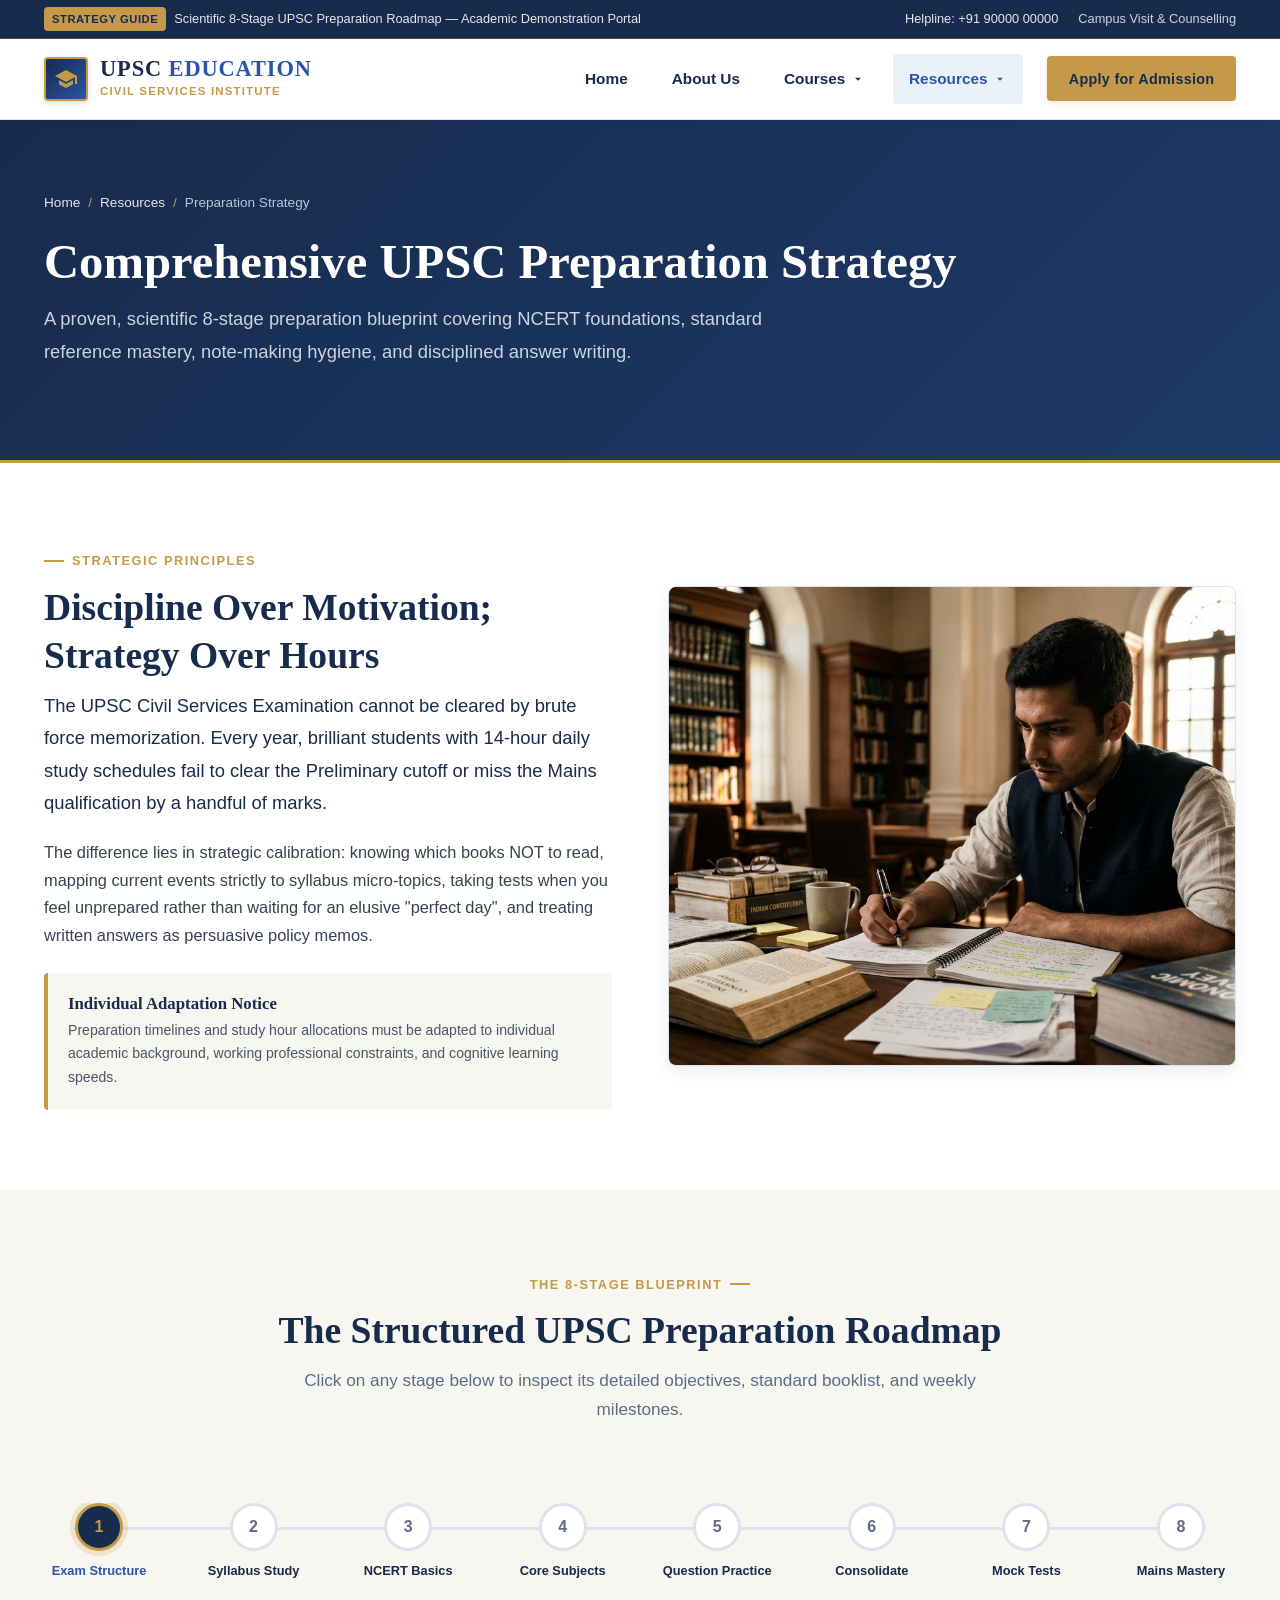
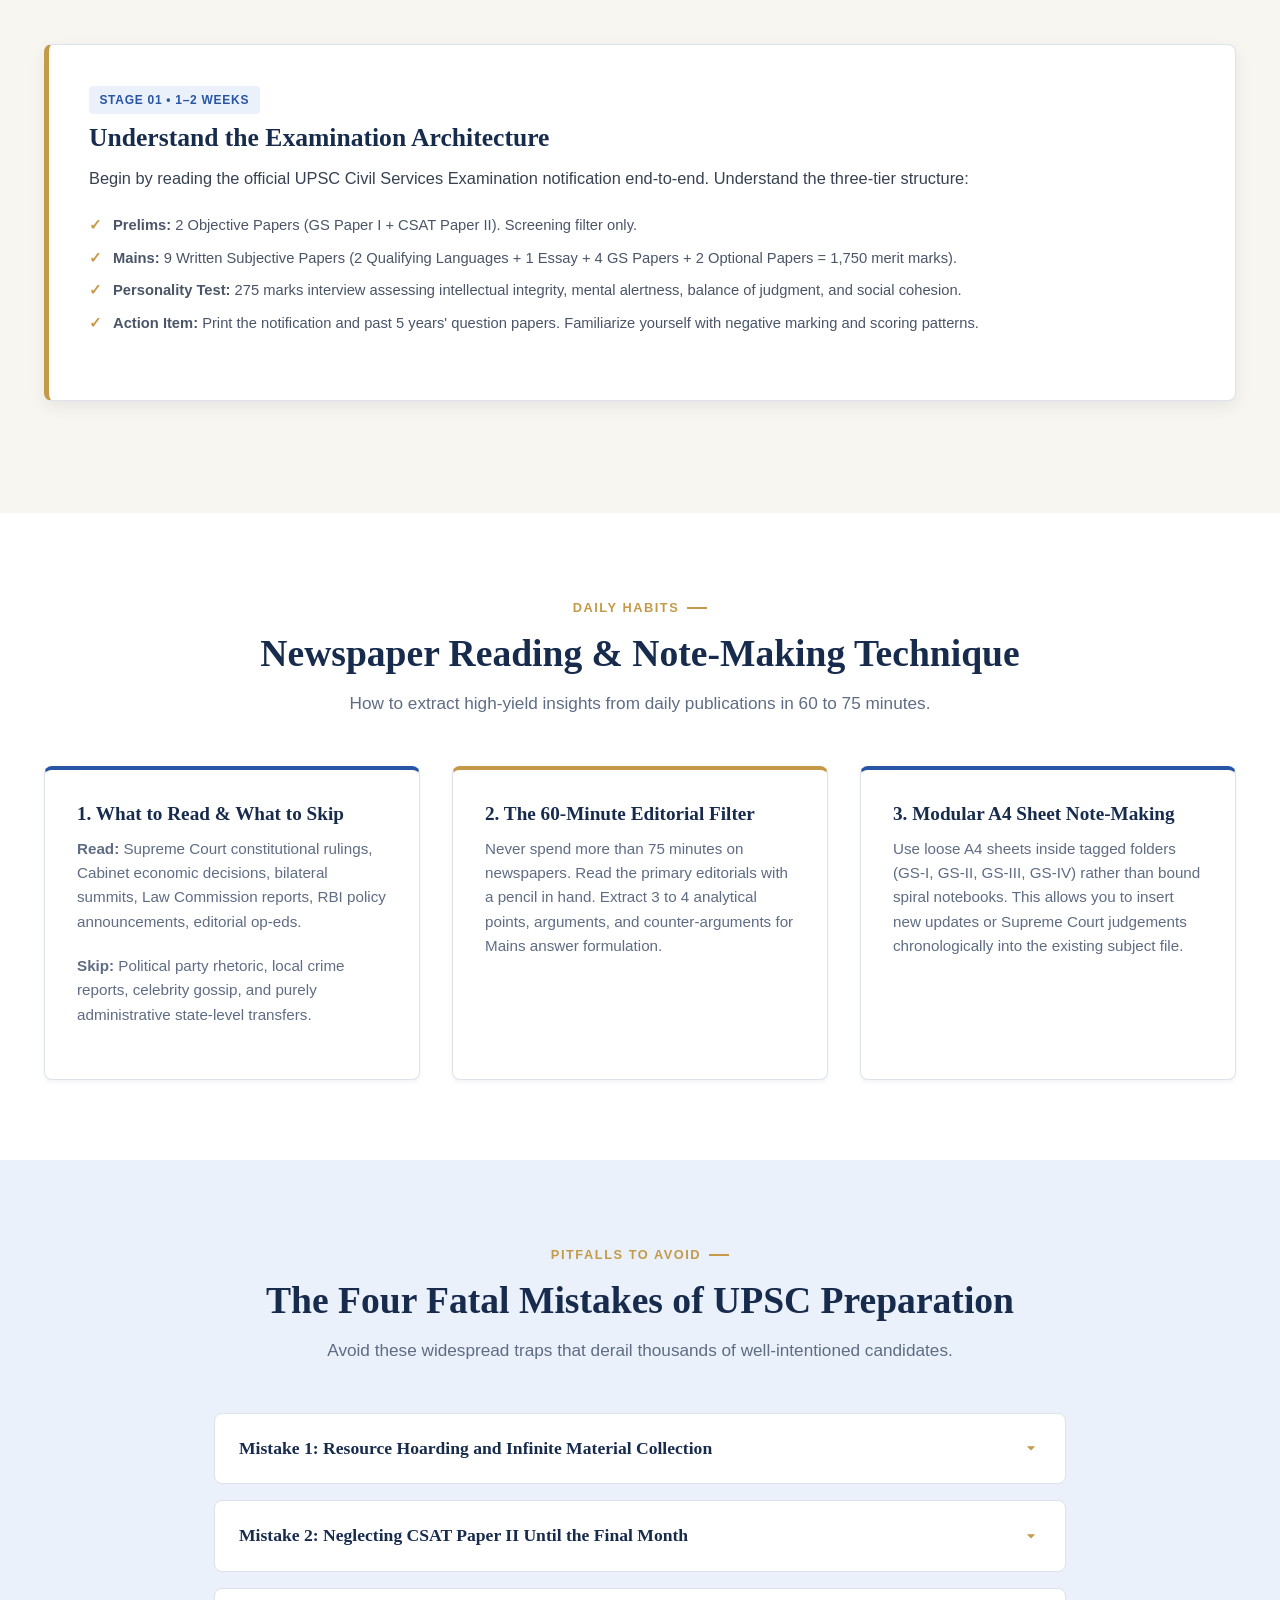
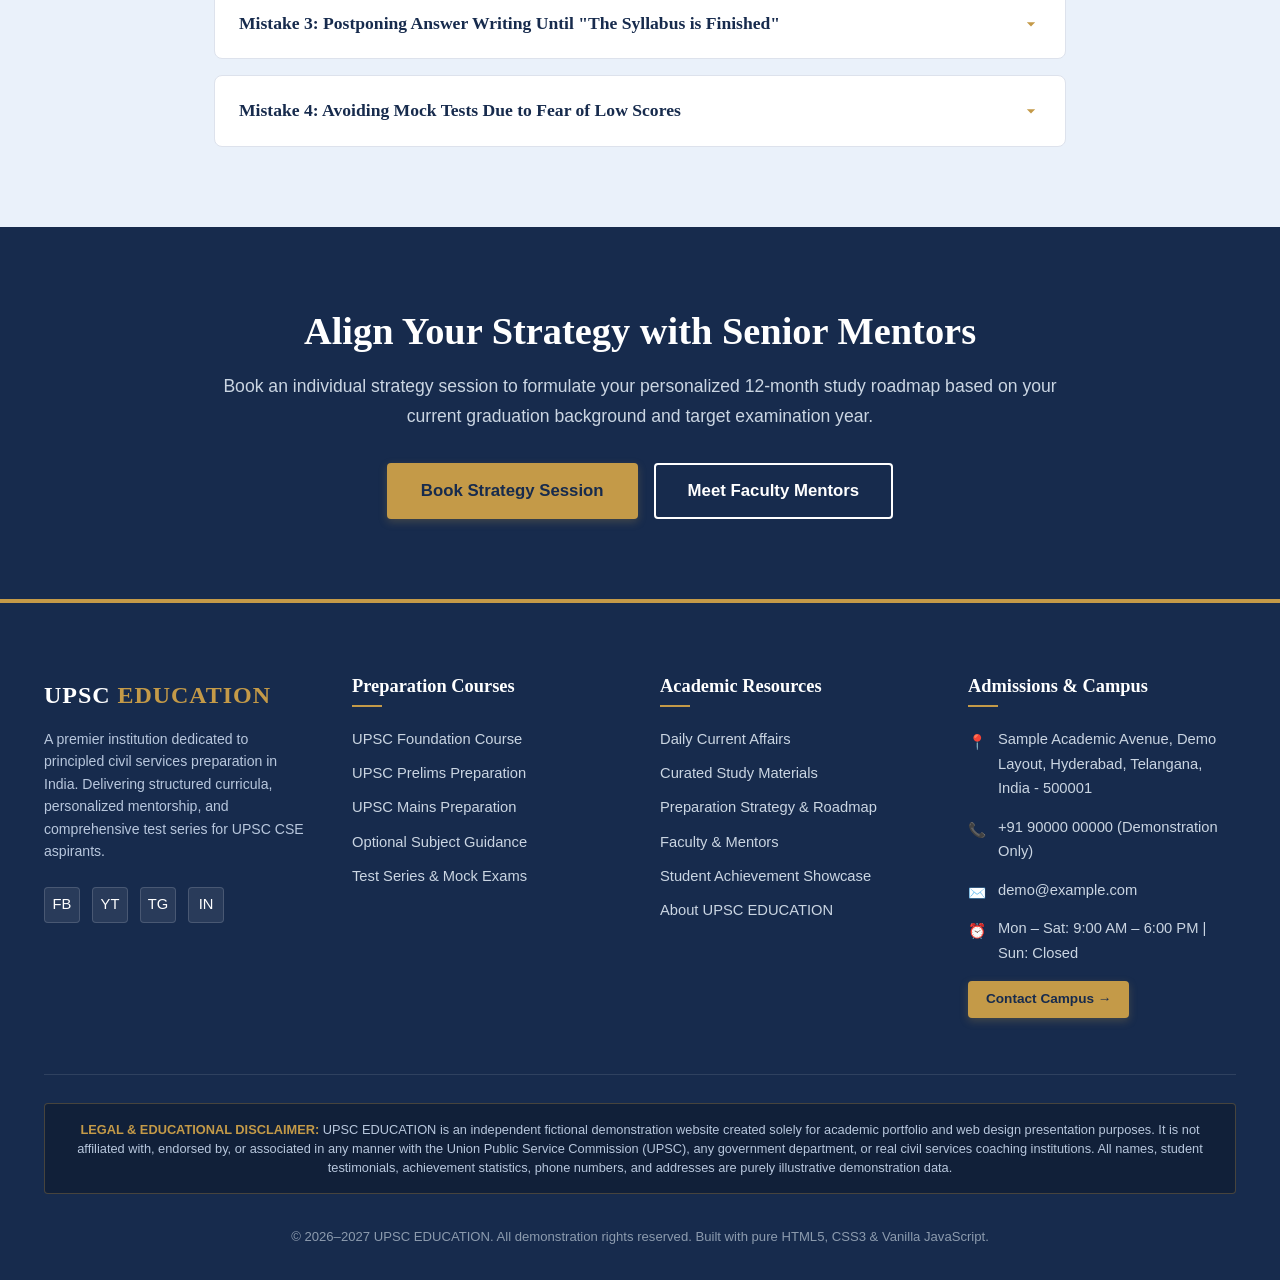
<file: preparation-strategy.html>
<!DOCTYPE html>
<html lang="en">
<head>
  <meta charset="UTF-8">
  <meta name="viewport" content="width=device-width, initial-scale=1.0">
  <meta name="description" content="UPSC Preparation Strategy at UPSC EDUCATION - 8-stage interactive visual roadmap, standard booklists, NCERT strategy, newspaper reading guidelines, and common pitfalls.">
  <title>Preparation Strategy &amp; Roadmap | UPSC EDUCATION</title>
  <link rel="stylesheet" href="css/style.css">
</head>
<body>

  <!-- Top Announcement Bar -->
  <aside class="top-notice-bar" aria-label="Announcement">
    <div class="container top-notice-inner">
      <div class="top-notice-text">
        <span class="top-notice-badge">Strategy Guide</span>
        <span>Scientific 8-Stage UPSC Preparation Roadmap — Academic Demonstration Portal</span>
      </div>
      <div class="top-notice-links">
        <span>Helpline: +91 90000 00000</span>
        <a href="admissions-contact.html">Campus Visit &amp; Counselling</a>
      </div>
    </div>
  </aside>

  <!-- Sticky Site Header -->
  <header class="site-header">
    <div class="container header-container">
      <a href="index.html" class="brand-logo" aria-label="UPSC EDUCATION Homepage">
        <div class="brand-emblem" aria-hidden="true">
          <svg viewBox="0 0 24 24"><path d="M12 3L1 9L12 15L21 10.09V17H23V9M5 13.18V17.18L12 21L19 17.18V13.18L12 17L5 13.18Z"/></svg>
        </div>
        <div class="brand-text">
          <span class="brand-name">UPSC <span>EDUCATION</span></span>
          <span class="brand-tagline">Civil Services Institute</span>
        </div>
      </a>

      <button type="button" class="menu-toggle" aria-label="Toggle navigation menu" aria-expanded="false">
        <svg viewBox="0 0 24 24"><path d="M3 6h18v2H3V6m0 5h18v2H3v-2m0 5h18v2H3v-2Z"/></svg>
      </button>

      <!-- Main Navigation: Exactly 4 Items + Admission CTA -->
      <nav class="header-nav" aria-label="Main Navigation">
        <ul class="main-navigation">
          <li class="nav-item">
            <a href="index.html" class="nav-link">Home</a>
          </li>
          <li class="nav-item">
            <a href="about.html" class="nav-link">About Us</a>
          </li>
          <li class="nav-item dropdown">
            <button type="button" class="nav-link dropdown-toggle" aria-expanded="false" aria-haspopup="true">
              Courses
              <svg class="arrow-icon" viewBox="0 0 24 24"><path d="M7 10l5 5 5-5z"/></svg>
            </button>
            <div class="dropdown-menu" role="menu">
              <a href="foundation-course.html" class="dropdown-link" role="menuitem">
                <span class="dropdown-link-icon">🏛️</span>
                <div>
                  <span class="dropdown-link-title">UPSC Foundation Course</span>
                  <span class="dropdown-link-desc">1 &amp; 2-year integrated GS + CSAT curriculum</span>
                </div>
              </a>
              <a href="prelims.html" class="dropdown-link" role="menuitem">
                <span class="dropdown-link-icon">🎯</span>
                <div>
                  <span class="dropdown-link-title">UPSC Prelims Preparation</span>
                  <span class="dropdown-link-desc">GS Paper I &amp; CSAT intensive test practice</span>
                </div>
              </a>
              <a href="mains-optional.html" class="dropdown-link" role="menuitem">
                <span class="dropdown-link-icon">✍️</span>
                <div>
                  <span class="dropdown-link-title">UPSC Mains Preparation</span>
                  <span class="dropdown-link-desc">GS Papers I–IV, Essay writing &amp; case studies</span>
                </div>
              </a>
              <a href="mains-optional.html#optional-guidance" class="dropdown-link" role="menuitem">
                <span class="dropdown-link-icon">📚</span>
                <div>
                  <span class="dropdown-link-title">Optional Subject Guidance</span>
                  <span class="dropdown-link-desc">Subject selection, syllabus &amp; answer review</span>
                </div>
              </a>
              <a href="test-series.html" class="dropdown-link" role="menuitem">
                <span class="dropdown-link-icon">📊</span>
                <div>
                  <span class="dropdown-link-title">Test Series &amp; Mock Exams</span>
                  <span class="dropdown-link-desc">Simulation tests with in-depth analytics</span>
                </div>
              </a>
            </div>
          </li>
          <li class="nav-item dropdown is-active">
            <button type="button" class="nav-link dropdown-toggle active" aria-expanded="false" aria-haspopup="true">
              Resources
              <svg class="arrow-icon" viewBox="0 0 24 24"><path d="M7 10l5 5 5-5z"/></svg>
            </button>
            <div class="dropdown-menu" role="menu">
              <a href="resources.html#current-affairs" class="dropdown-link" role="menuitem">
                <span class="dropdown-link-icon">📰</span>
                <div>
                  <span class="dropdown-link-title">Current Affairs</span>
                  <span class="dropdown-link-desc">National news, editorials &amp; monthly compilations</span>
                </div>
              </a>
              <a href="resources.html#study-materials" class="dropdown-link" role="menuitem">
                <span class="dropdown-link-icon">📑</span>
                <div>
                  <span class="dropdown-link-title">Study Materials</span>
                  <span class="dropdown-link-desc">NCERT summaries, syllabus maps &amp; checklists</span>
                </div>
              </a>
              <a href="preparation-strategy.html" class="dropdown-link active" role="menuitem">
                <span class="dropdown-link-icon">🧭</span>
                <div>
                  <span class="dropdown-link-title">Preparation Strategy</span>
                  <span class="dropdown-link-desc">8-stage preparation roadmap &amp; booklists</span>
                </div>
              </a>
              <a href="faculty-results.html#faculty" class="dropdown-link" role="menuitem">
                <span class="dropdown-link-icon">👨‍🏫</span>
                <div>
                  <span class="dropdown-link-title">Faculty &amp; Mentors</span>
                  <span class="dropdown-link-desc">Experienced educators across GS &amp; Optionals</span>
                </div>
              </a>
              <a href="faculty-results.html#results" class="dropdown-link" role="menuitem">
                <span class="dropdown-link-icon">🏆</span>
                <div>
                  <span class="dropdown-link-title">Student Results</span>
                  <span class="dropdown-link-desc">Demonstration student achievements &amp; feedback</span>
                </div>
              </a>
            </div>
          </li>
        </ul>

        <a href="admissions-contact.html" class="header-cta-btn">Apply for Admission</a>
      </nav>
    </div>
  </header>

  <main id="main-content">
    <!-- Page Header Banner -->
    <section class="page-banner">
      <div class="container">
        <div class="breadcrumb">
          <a href="index.html">Home</a>
          <span class="breadcrumb-separator">/</span>
          <a href="index.html#resources">Resources</a>
          <span class="breadcrumb-separator">/</span>
          <span>Preparation Strategy</span>
        </div>
        <h1 style="font-size: clamp(2.2rem, 3.8vw, 3.2rem);">Comprehensive UPSC Preparation Strategy</h1>
        <p class="lead" style="max-width: 760px; color:#CAD5E2;">
          A proven, scientific 8-stage preparation blueprint covering NCERT foundations, standard reference mastery, note-making hygiene, and disciplined answer writing.
        </p>
      </div>
    </section>

    <!-- Strategic Intro -->
    <section class="section-padding bg-white">
      <div class="container">
        <div class="grid grid-2" style="align-items: center; gap: 3.5rem;">
          <div>
            <span class="section-label">STRATEGIC PRINCIPLES</span>
            <h2>Discipline Over Motivation; Strategy Over Hours</h2>
            <p class="lead">
              The UPSC Civil Services Examination cannot be cleared by brute force memorization. Every year, brilliant students with 14-hour daily study schedules fail to clear the Preliminary cutoff or miss the Mains qualification by a handful of marks.
            </p>
            <p>
              The difference lies in strategic calibration: knowing which books NOT to read, mapping current events strictly to syllabus micro-topics, taking tests when you feel unprepared rather than waiting for an elusive "perfect day", and treating written answers as persuasive policy memos.
            </p>
            <div style="background-color: var(--color-warm-ivory); border-left: 4px solid var(--color-gold); padding: 1.25rem; border-radius: var(--radius-sm); margin-top: 1.5rem;">
              <h4 style="font-size: 1.05rem; margin-bottom: 0.25rem;">Individual Adaptation Notice</h4>
              <p style="font-size: 0.88rem; color: #4A5568; margin-bottom: 0;">
                Preparation timelines and study hour allocations must be adapted to individual academic background, working professional constraints, and cognitive learning speeds.
              </p>
            </div>
          </div>
          <div>
            <!-- Image Placeholder: upsc-hero -->
            <div class="image-placeholder upsc-hero" role="img" aria-label="Aspirant planning UPSC preparation timeline with calendar and syllabus chart">
              <div class="placeholder-content">
                <div class="placeholder-icon">
                  <svg width="24" height="24" viewBox="0 0 24 24" fill="currentColor"><path d="M12 2C6.48 2 2 6.48 2 12s4.48 10 10 10 10-4.48 10-10S17.52 2 12 2zm1 15h-2v-6h2v6zm0-8h-2V7h2v2z"/></svg>
                </div>
                <h3 class="placeholder-title">Strategic Preparation Desk</h3>
                <p class="placeholder-desc">Detailed calendar planning, syllabus micro-tracking, and scheduled diagnostic mock checkpoints.</p>
              </div>
            </div>
          </div>
        </div>
      </div>
    </section>

    <!-- Interactive 8-Stage Visual Preparation Roadmap -->
    <section class="section-padding bg-warm-ivory" id="roadmap">
      <div class="container">
        <div class="section-header text-center">
          <span class="section-label">THE 8-STAGE BLUEPRINT</span>
          <h2>The Structured UPSC Preparation Roadmap</h2>
          <p class="subtitle">Click on any stage below to inspect its detailed objectives, standard booklist, and weekly milestones.</p>
        </div>

        <div class="roadmap-container">
          <!-- Step Selector Buttons (1 to 8) -->
          <div class="roadmap-progress-bar" role="tablist">
            <button type="button" class="roadmap-step-btn active" data-step="1" role="tab" aria-selected="true">
              <span class="roadmap-step-circle">1</span>
              <span class="roadmap-step-name">Exam Structure</span>
            </button>
            <button type="button" class="roadmap-step-btn" data-step="2" role="tab" aria-selected="false">
              <span class="roadmap-step-circle">2</span>
              <span class="roadmap-step-name">Syllabus Study</span>
            </button>
            <button type="button" class="roadmap-step-btn" data-step="3" role="tab" aria-selected="false">
              <span class="roadmap-step-circle">3</span>
              <span class="roadmap-step-name">NCERT Basics</span>
            </button>
            <button type="button" class="roadmap-step-btn" data-step="4" role="tab" aria-selected="false">
              <span class="roadmap-step-circle">4</span>
              <span class="roadmap-step-name">Core Subjects</span>
            </button>
            <button type="button" class="roadmap-step-btn" data-step="5" role="tab" aria-selected="false">
              <span class="roadmap-step-circle">5</span>
              <span class="roadmap-step-name">Question Practice</span>
            </button>
            <button type="button" class="roadmap-step-btn" data-step="6" role="tab" aria-selected="false">
              <span class="roadmap-step-circle">6</span>
              <span class="roadmap-step-name">Consolidate</span>
            </button>
            <button type="button" class="roadmap-step-btn" data-step="7" role="tab" aria-selected="false">
              <span class="roadmap-step-circle">7</span>
              <span class="roadmap-step-name">Mock Tests</span>
            </button>
            <button type="button" class="roadmap-step-btn" data-step="8" role="tab" aria-selected="false">
              <span class="roadmap-step-circle">8</span>
              <span class="roadmap-step-name">Mains Mastery</span>
            </button>
          </div>

          <!-- Step Detail Panels -->
          <div class="roadmap-content-card">
            <!-- Panel 1: Understand Exam -->
            <div class="roadmap-detail-panel active" data-step="1" role="tabpanel">
              <span class="badge" style="margin-bottom: 0.5rem;">Stage 01 &bull; 1–2 Weeks</span>
              <h3 style="font-size: 1.6rem; color: var(--color-deep-navy);">Understand the Examination Architecture</h3>
              <p>
                Begin by reading the official UPSC Civil Services Examination notification end-to-end. Understand the three-tier structure:
              </p>
              <ul class="course-features-list">
                <li><strong>Prelims:</strong> 2 Objective Papers (GS Paper I + CSAT Paper II). Screening filter only.</li>
                <li><strong>Mains:</strong> 9 Written Subjective Papers (2 Qualifying Languages + 1 Essay + 4 GS Papers + 2 Optional Papers = 1,750 merit marks).</li>
                <li><strong>Personality Test:</strong> 275 marks interview assessing intellectual integrity, mental alertness, balance of judgment, and social cohesion.</li>
                <li><strong>Action Item:</strong> Print the notification and past 5 years' question papers. Familiarize yourself with negative marking and scoring patterns.</li>
              </ul>
            </div>

            <!-- Panel 2: Study Syllabus -->
            <div class="roadmap-detail-panel" data-step="2" role="tabpanel">
              <span class="badge" style="margin-bottom: 0.5rem;">Stage 02 &bull; 2–3 Weeks</span>
              <h3 style="font-size: 1.6rem; color: var(--color-deep-navy);">Memorize &amp; Internalize the Syllabus</h3>
              <p>
                The syllabus is your ultimate compass. Before reading a single textbook, memorize the exact headings and sub-headings of GS Papers I through IV.
              </p>
              <ul class="course-features-list">
                <li>When reading daily newspapers, you must instantly identify whether an article relates to GS-II (e.g., Article 142) or GS-III (e.g., MSP calculation).</li>
                <li>Create a 1-page micro-syllabus sheet for each paper and pin it directly above your study desk.</li>
                <li>Understand the interlinkages: How environmental degradation (GS-III) exacerbates poverty in vulnerable communities (GS-II) and generates ethical governance obligations (GS-IV).</li>
              </ul>
            </div>

            <!-- Panel 3: Foundation Knowledge -->
            <div class="roadmap-detail-panel" data-step="3" role="tabpanel">
              <span class="badge" style="margin-bottom: 0.5rem;">Stage 03 &bull; Months 1–3</span>
              <h3 style="font-size: 1.6rem; color: var(--color-deep-navy);">Build Foundation Knowledge with NCERTs</h3>
              <p>
                Do not begin with bulky advanced reference volumes. First, build strong conceptual foundations using NCERT textbooks from Classes 6 to 12.
              </p>
              <ul class="course-features-list">
                <li><strong>History:</strong> Our Pasts (Classes 6–8), Themes in Indian History (Class 12, Parts I, II, III).</li>
                <li><strong>Geography:</strong> Fundamentals of Physical Geography (Class 11) &amp; India: Physical Environment (Class 11) &mdash; the most vital books for both Prelims and Mains.</li>
                <li><strong>Polity:</strong> Democratic Politics (Classes 9–10) and Indian Constitution at Work (Class 11).</li>
                <li><strong>Economy:</strong> Indian Economic Development (Class 11) and Macroeconomics (Class 12).</li>
                <li><strong>Rule of Thumb:</strong> Do NOT make notes during your first read. Highlight only during the second read when you understand core themes.</li>
              </ul>
            </div>

            <!-- Panel 4: Core Subjects -->
            <div class="roadmap-detail-panel" data-step="4" role="tabpanel">
              <span class="badge" style="margin-bottom: 0.5rem;">Stage 04 &bull; Months 4–7</span>
              <h3 style="font-size: 1.6rem; color: var(--color-deep-navy);">Cover Core Subjects with Standard References</h3>
              <p>
                Transition into standard authoritative reference works. Stick to ONE standard book per subject and revise it 5 to 6 times rather than reading 5 different books once.
              </p>
              <ul class="course-features-list">
                <li><strong>Indian Polity:</strong> M. Laxmikanth (Cover to cover, particularly constitutional frameworks).</li>
                <li><strong>Modern Indian History:</strong> A Brief History of Modern India (Spectrum / Rajiv Ahir).</li>
                <li><strong>Indian Economy:</strong> Nitin Singhania / Ramesh Singh / Vivek Singh + Economic Survey summary.</li>
                <li><strong>Environment &amp; Ecology:</strong> PMF IAS / Shankar IAS Environment notes.</li>
                <li><strong>Physical &amp; Human Geography:</strong> Certificate Physical and Human Geography (G.C. Leong).</li>
                <li>Concurrently allocate 2 to 3 hours daily to your chosen <strong>Optional Subject Paper 1</strong>.</li>
              </ul>
            </div>

            <!-- Panel 5: Practice Questions -->
            <div class="roadmap-detail-panel" data-step="5" role="tabpanel">
              <span class="badge" style="margin-bottom: 0.5rem;">Stage 05 &bull; Months 8–9</span>
              <h3 style="font-size: 1.6rem; color: var(--color-deep-navy);">Daily Question Practice &amp; PYQ Deconstruction</h3>
              <p>
                Passive reading creates an illusion of competence. Shift your daily allocation to active problem solving.
              </p>
              <ul class="course-features-list">
                <li>Solve at least 30 to 50 objective MCQs daily across completed subject modules.</li>
                <li>Deconstruct past 15 years' UPSC Prelims questions: Identify recurring favorite areas (Buddhism/Jainism, Preamble, Monetary policy instruments, Wildlife sanctuaries).</li>
                <li>Start drafting 2 subjective Mains answers daily. Time yourself strictly at 9 minutes per 150-word question.</li>
                <li>Practice the art of OMR bubbling and avoid careless error mark deductions.</li>
              </ul>
            </div>

            <!-- Panel 6: Consolidate -->
            <div class="roadmap-detail-panel" data-step="6" role="tabpanel">
              <span class="badge" style="margin-bottom: 0.5rem;">Stage 06 &bull; Months 9–10</span>
              <h3 style="font-size: 1.6rem; color: var(--color-deep-navy);">Revise Consistently &amp; Consolidate Notes</h3>
              <p>
                Condense extensive textbook readings into high-density revision sheets (micro-notes) of 1 to 2 pages per major chapter.
              </p>
              <ul class="course-features-list">
                <li>Create tables of Constitutional Articles, Supreme Court cases, international treaties, and environmental conventions.</li>
                <li>Maintain a dedicated "Error Log Notebook" noting every question answered incorrectly in mock tests and the underlying cause (lack of knowledge vs. misreading the question).</li>
                <li>Implement spaced repetition: 1-day, 7-day, and 21-day revision cycles.</li>
              </ul>
            </div>

            <!-- Panel 7: Attempt Mock Tests -->
            <div class="roadmap-detail-panel" data-step="7" role="tabpanel">
              <span class="badge" style="margin-bottom: 0.5rem;">Stage 07 &bull; Months 10–11</span>
              <h3 style="font-size: 1.6rem; color: var(--color-deep-navy);">Full Simulation Mock Tests &amp; CSAT Sprints</h3>
              <p>
                Simulate authentic exam conditions every Sunday: GS Paper I from 9:30 AM to 11:30 AM, followed by CSAT Paper II from 2:30 PM to 4:30 PM.
              </p>
              <ul class="course-features-list">
                <li>Calibrate your optimal attempt count: For most candidates, attempting between 82 and 90 questions yields the highest net score after negative deductions.</li>
                <li>Take CSAT seriously: Solve 10 full-length CSAT mock papers. Never enter the examination hall assuming your engineering or mathematics background guarantees clearance.</li>
                <li>Spend twice as much time analyzing the test solution key as you spent writing the test.</li>
              </ul>
            </div>

            <!-- Panel 8: Mains Preparation -->
            <div class="roadmap-detail-panel" data-step="8" role="tabpanel">
              <span class="badge" style="margin-bottom: 0.5rem;">Stage 08 &bull; Post-Prelims (Months 12–15)</span>
              <h3 style="font-size: 1.6rem; color: var(--color-deep-navy);">Intensive Mains Answer Writing &amp; Essay Polish</h3>
              <p>
                Immediately after Prelims (without waiting for result notifications), begin 100 days of intensive subjective answer writing.
              </p>
              <ul class="course-features-list">
                <li>Write 8 to 12 full-length 3-hour tests simulating real Mains exam days (2 tests per day).</li>
                <li>Master the GS-IV Ethics case study framework: Stakeholders, ethical dilemmas, viable courses of action, and constitutional justification.</li>
                <li>Write at least 15 comprehensive essays across philosophical, economic, and socio-cultural themes.</li>
                <li>Polish handwriting legibility, margin spacing, and diagram clean-up.</li>
              </ul>
            </div>
          </div>
        </div>
      </div>
    </section>

    <!-- Newspaper Reading & Note-Making Strategies -->
    <section class="section-padding bg-white">
      <div class="container">
        <div class="section-header text-center">
          <span class="section-label">DAILY HABITS</span>
          <h2>Newspaper Reading &amp; Note-Making Technique</h2>
          <p class="subtitle">How to extract high-yield insights from daily publications in 60 to 75 minutes.</p>
        </div>

        <div class="grid grid-3">
          <div class="card card-top-royal">
            <h4>1. What to Read &amp; What to Skip</h4>
            <p><strong>Read:</strong> Supreme Court constitutional rulings, Cabinet economic decisions, bilateral summits, Law Commission reports, RBI policy announcements, editorial op-eds.</p>
            <p><strong>Skip:</strong> Political party rhetoric, local crime reports, celebrity gossip, and purely administrative state-level transfers.</p>
          </div>

          <div class="card card-top-gold">
            <h4>2. The 60-Minute Editorial Filter</h4>
            <p>Never spend more than 75 minutes on newspapers. Read the primary editorials with a pencil in hand. Extract 3 to 4 analytical points, arguments, and counter-arguments for Mains answer formulation.</p>
          </div>

          <div class="card card-top-royal">
            <h4>3. Modular A4 Sheet Note-Making</h4>
            <p>Use loose A4 sheets inside tagged folders (GS-I, GS-II, GS-III, GS-IV) rather than bound spiral notebooks. This allows you to insert new updates or Supreme Court judgements chronologically into the existing subject file.</p>
          </div>
        </div>
      </div>
    </section>

    <!-- Common Preparation Mistakes to Avoid -->
    <section class="section-padding bg-light-blue">
      <div class="container container-narrow">
        <div class="section-header text-center">
          <span class="section-label">PITFALLS TO AVOID</span>
          <h2>The Four Fatal Mistakes of UPSC Preparation</h2>
          <p class="subtitle">Avoid these widespread traps that derail thousands of well-intentioned candidates.</p>
        </div>

        <div class="faq-accordion">
          <div class="faq-item">
            <button type="button" class="faq-question-btn" aria-expanded="false">
              <span>Mistake 1: Resource Hoarding and Infinite Material Collection</span>
              <svg class="faq-icon" viewBox="0 0 24 24"><path d="M7 10l5 5 5-5z" fill="currentColor"/></svg>
            </button>
            <div class="faq-answer">
              <p>
                Many aspirants spend hours downloading dozens of PDF compilations, buying multiple author commentaries for the same subject, and browsing Telegram channels. This leads to information paralysis. Success requires mastering ONE standard source per subject and revising it relentlessly.
              </p>
            </div>
          </div>

          <div class="faq-item">
            <button type="button" class="faq-question-btn" aria-expanded="false">
              <span>Mistake 2: Neglecting CSAT Paper II Until the Final Month</span>
              <svg class="faq-icon" viewBox="0 0 24 24"><path d="M7 10l5 5 5-5z" fill="currentColor"/></svg>
            </button>
            <div class="faq-answer">
              <p>
                Overconfident candidates from humanities and engineering backgrounds alike frequently fail to clear the 66.67-mark qualifying bar. CSAT reasoning and comprehension require weekly timed practice starting at least 5 months prior to the Preliminary exam.
              </p>
            </div>
          </div>

          <div class="faq-item">
            <button type="button" class="faq-question-btn" aria-expanded="false">
              <span>Mistake 3: Postponing Answer Writing Until "The Syllabus is Finished"</span>
              <svg class="faq-icon" viewBox="0 0 24 24"><path d="M7 10l5 5 5-5z" fill="currentColor"/></svg>
            </button>
            <div class="faq-answer">
              <p>
                The UPSC syllabus is never 100% "finished". If you wait until you feel fully prepared before attempting written answers, you will never write. Start writing answers as soon as you complete your first basic subject module. Answer writing is a motor and cognitive skill developed through iterative feedback.
              </p>
            </div>
          </div>

          <div class="faq-item">
            <button type="button" class="faq-question-btn" aria-expanded="false">
              <span>Mistake 4: Avoiding Mock Tests Due to Fear of Low Scores</span>
              <svg class="faq-icon" viewBox="0 0 24 24"><path d="M7 10l5 5 5-5z" fill="currentColor"/></svg>
            </button>
            <div class="faq-answer">
              <p>
                Scoring 70/200 on an early mock test is a gift: it reveals exactly where your knowledge gaps lie while there is still time to rectify them. Aspirants who delay mock tests out of fear inevitably encounter that diagnostic shock on the day of the real UPSC exam, when it is too late.
              </p>
            </div>
          </div>
        </div>
      </div>
    </section>

    <!-- Strategy Consultation Call to Action -->
    <section class="section-padding bg-deep-navy text-center">
      <div class="container container-narrow">
        <h2 style="font-size:2.4rem; color:#FFF; margin-bottom:1rem;">Align Your Strategy with Senior Mentors</h2>
        <p style="color:#CAD5E2; font-size:1.1rem; margin-bottom:2rem;">
          Book an individual strategy session to formulate your personalized 12-month study roadmap based on your current graduation background and target examination year.
        </p>
        <div class="btn-group" style="justify-content:center;">
          <a href="admissions-contact.html" class="btn btn-gold btn-lg">Book Strategy Session</a>
          <a href="faculty-results.html" class="btn btn-outline-white btn-lg">Meet Faculty Mentors</a>
        </div>
      </div>
    </section>
  </main>

  <!-- Academic Footer -->
  <footer class="site-footer">
    <div class="container">
      <div class="grid grid-4" style="gap: 2.5rem;">
        <div>
          <div class="footer-brand">
            <div class="footer-brand-title">UPSC <span>EDUCATION</span></div>
            <p style="color:#B8C7DD; font-size:0.88rem; line-height:1.6; margin-top:0.75rem;">
              A premier institution dedicated to principled civil services preparation in India. Delivering structured curricula, personalized mentorship, and comprehensive test series for UPSC CSE aspirants.
            </p>
          </div>
          <div class="footer-socials">
            <span class="social-placeholder-btn" title="Social Channel Placeholder">FB</span>
            <span class="social-placeholder-btn" title="Social Channel Placeholder">YT</span>
            <span class="social-placeholder-btn" title="Social Channel Placeholder">TG</span>
            <span class="social-placeholder-btn" title="Social Channel Placeholder">IN</span>
          </div>
        </div>
        <div>
          <h4>Preparation Courses</h4>
          <ul class="footer-links">
            <li><a href="foundation-course.html">UPSC Foundation Course</a></li>
            <li><a href="prelims.html">UPSC Prelims Preparation</a></li>
            <li><a href="mains-optional.html">UPSC Mains Preparation</a></li>
            <li><a href="mains-optional.html#optional-guidance">Optional Subject Guidance</a></li>
            <li><a href="test-series.html">Test Series &amp; Mock Exams</a></li>
          </ul>
        </div>
        <div>
          <h4>Academic Resources</h4>
          <ul class="footer-links">
            <li><a href="resources.html#current-affairs">Daily Current Affairs</a></li>
            <li><a href="resources.html#study-materials">Curated Study Materials</a></li>
            <li><a href="preparation-strategy.html">Preparation Strategy &amp; Roadmap</a></li>
            <li><a href="faculty-results.html#faculty">Faculty &amp; Mentors</a></li>
            <li><a href="faculty-results.html#results">Student Achievement Showcase</a></li>
            <li><a href="about.html">About UPSC EDUCATION</a></li>
          </ul>
        </div>
        <div>
          <h4>Admissions &amp; Campus</h4>
          <div class="footer-contact-item">
            <span class="footer-contact-icon">📍</span>
            <span>Sample Academic Avenue, Demo Layout, Hyderabad, Telangana, India - 500001</span>
          </div>
          <div class="footer-contact-item">
            <span class="footer-contact-icon">📞</span>
            <span>+91 90000 00000 (Demonstration Only)</span>
          </div>
          <div class="footer-contact-item">
            <span class="footer-contact-icon">✉️</span>
            <span>demo@example.com</span>
          </div>
          <div class="footer-contact-item">
            <span class="footer-contact-icon">⏰</span>
            <span>Mon – Sat: 9:00 AM – 6:00 PM | Sun: Closed</span>
          </div>
          <div style="margin-top:1rem;">
            <a href="admissions-contact.html" class="btn btn-sm btn-gold">Contact Campus &rarr;</a>
          </div>
        </div>
      </div>
      <div class="footer-bottom">
        <div class="disclaimer-box">
          <strong>LEGAL &amp; EDUCATIONAL DISCLAIMER:</strong> UPSC EDUCATION is an independent fictional demonstration website created solely for academic portfolio and web design presentation purposes. It is not affiliated with, endorsed by, or associated in any manner with the Union Public Service Commission (UPSC), any government department, or real civil services coaching institutions. All names, student testimonials, achievement statistics, phone numbers, and addresses are purely illustrative demonstration data.
        </div>
        <div>
          &copy; 2026–2027 UPSC EDUCATION. All demonstration rights reserved. Built with pure HTML5, CSS3 &amp; Vanilla JavaScript.
        </div>
      </div>
    </div>
  </footer>

  <button type="button" class="back-to-top" id="backToTopBtn" aria-label="Back to top">
    <svg width="20" height="20" viewBox="0 0 24 24" fill="currentColor"><path d="M7.41 15.41L12 10.83l4.59 4.58L18 14l-6-6-6 6z"/></svg>
  </button>

  <div class="demo-modal-overlay" id="demoModal" role="dialog" aria-modal="true" aria-labelledby="modalTitle">
    <div class="demo-modal-box">
      <button type="button" class="modal-close-btn" id="modalCloseBtn" aria-label="Close dialog">&times;</button>
      <div class="demo-modal-icon">
        <svg viewBox="0 0 24 24"><path d="M9 16.17L4.83 12l-1.42 1.41L9 19 21 7l-1.41-1.41z"/></svg>
      </div>
      <h3 id="modalTitle" style="margin-bottom:0.75rem;">Demonstration Notice</h3>
      <p id="modalDesc" style="color:var(--color-text-muted); font-size:0.95rem; line-height:1.6;"></p>
      <button type="button" class="btn btn-primary" id="modalDismissBtn" style="margin-top:1.25rem;">Close Notice</button>
    </div>
  </div>

  <script src="js/script.js"></script>
</body>
</html>
</file>
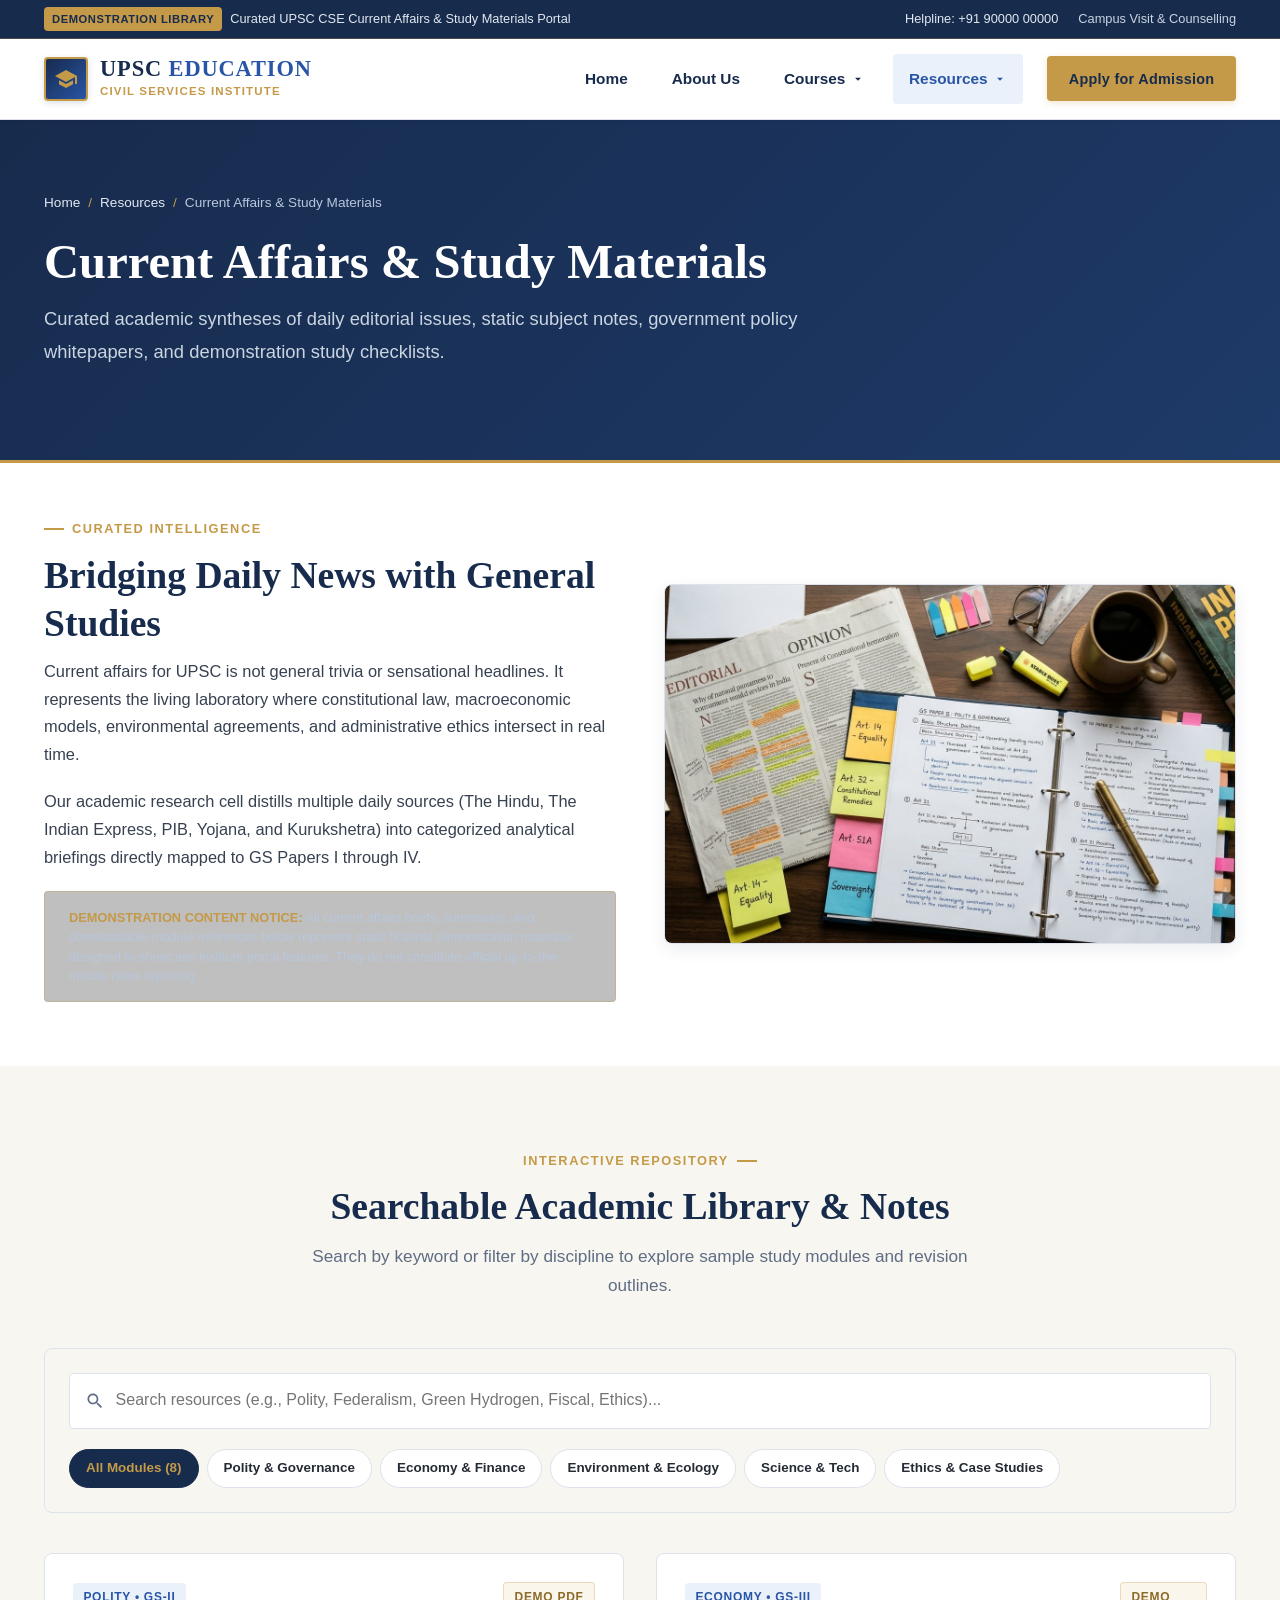
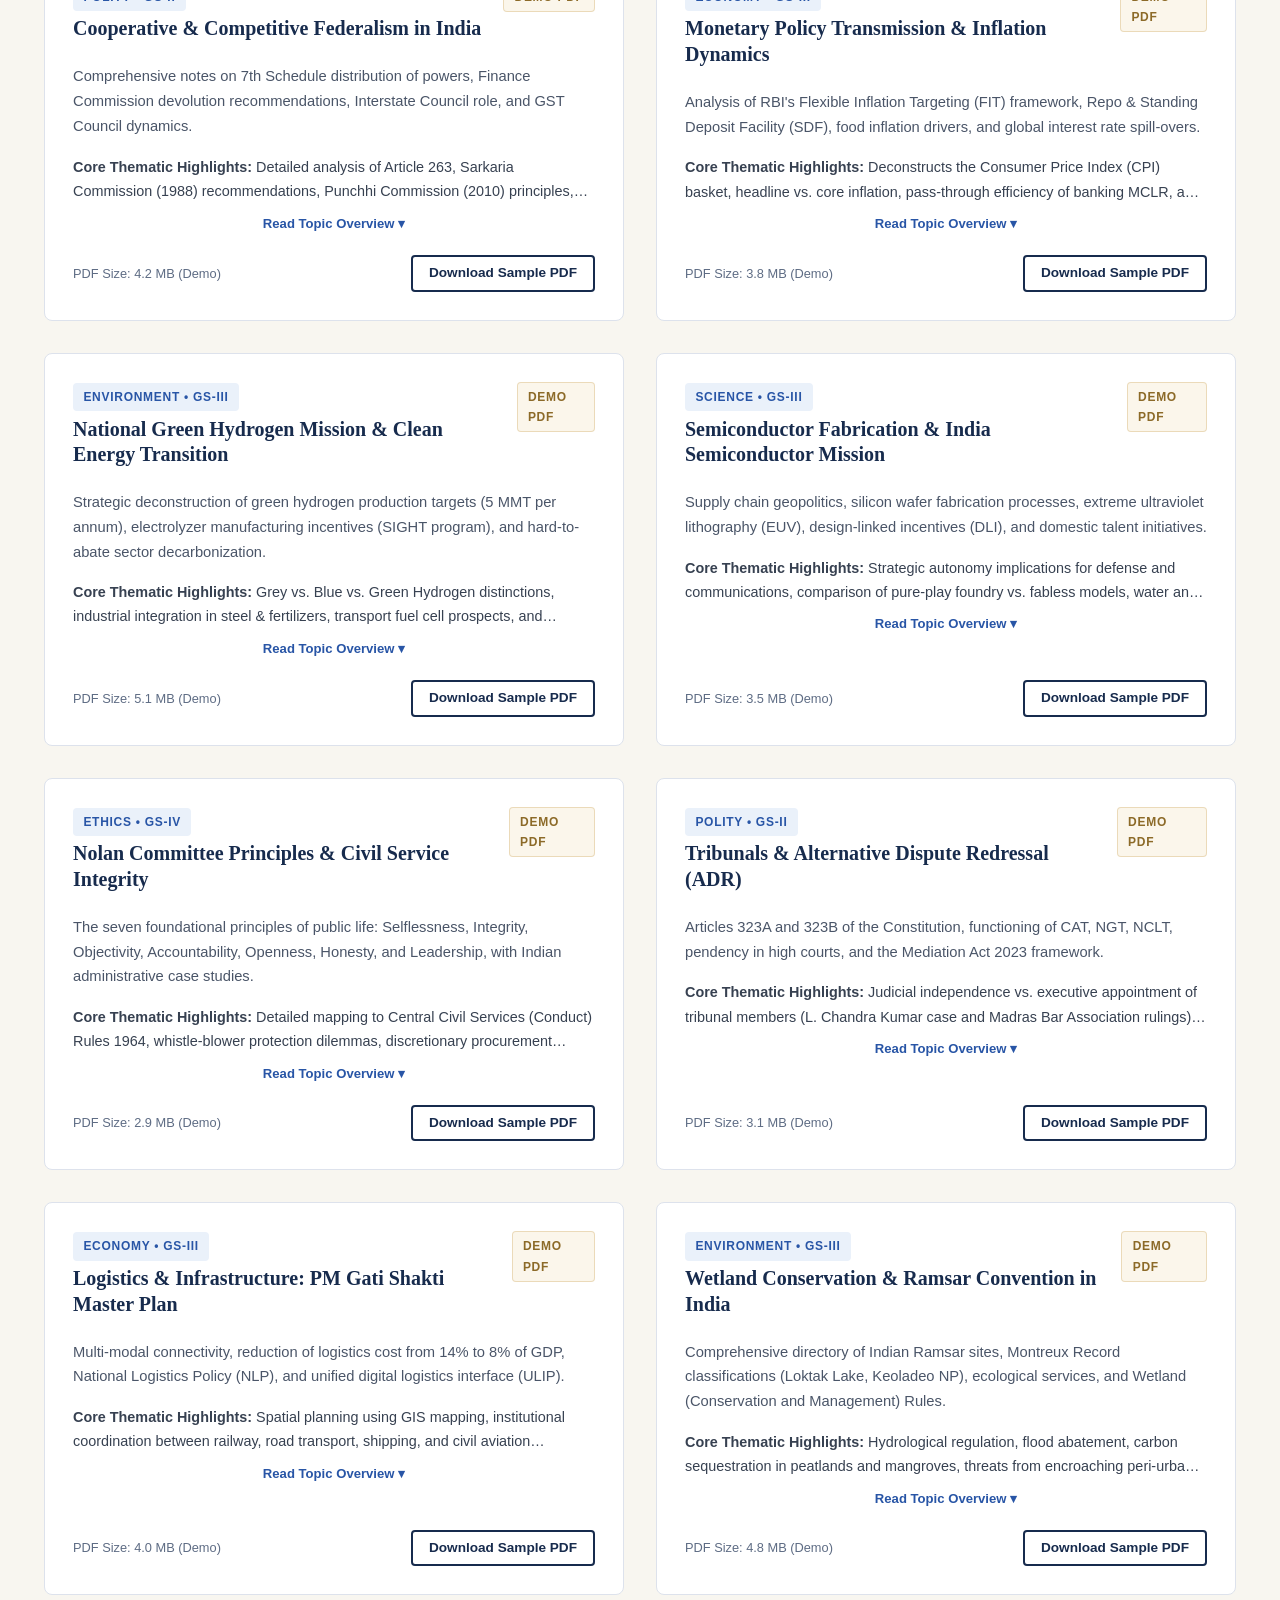
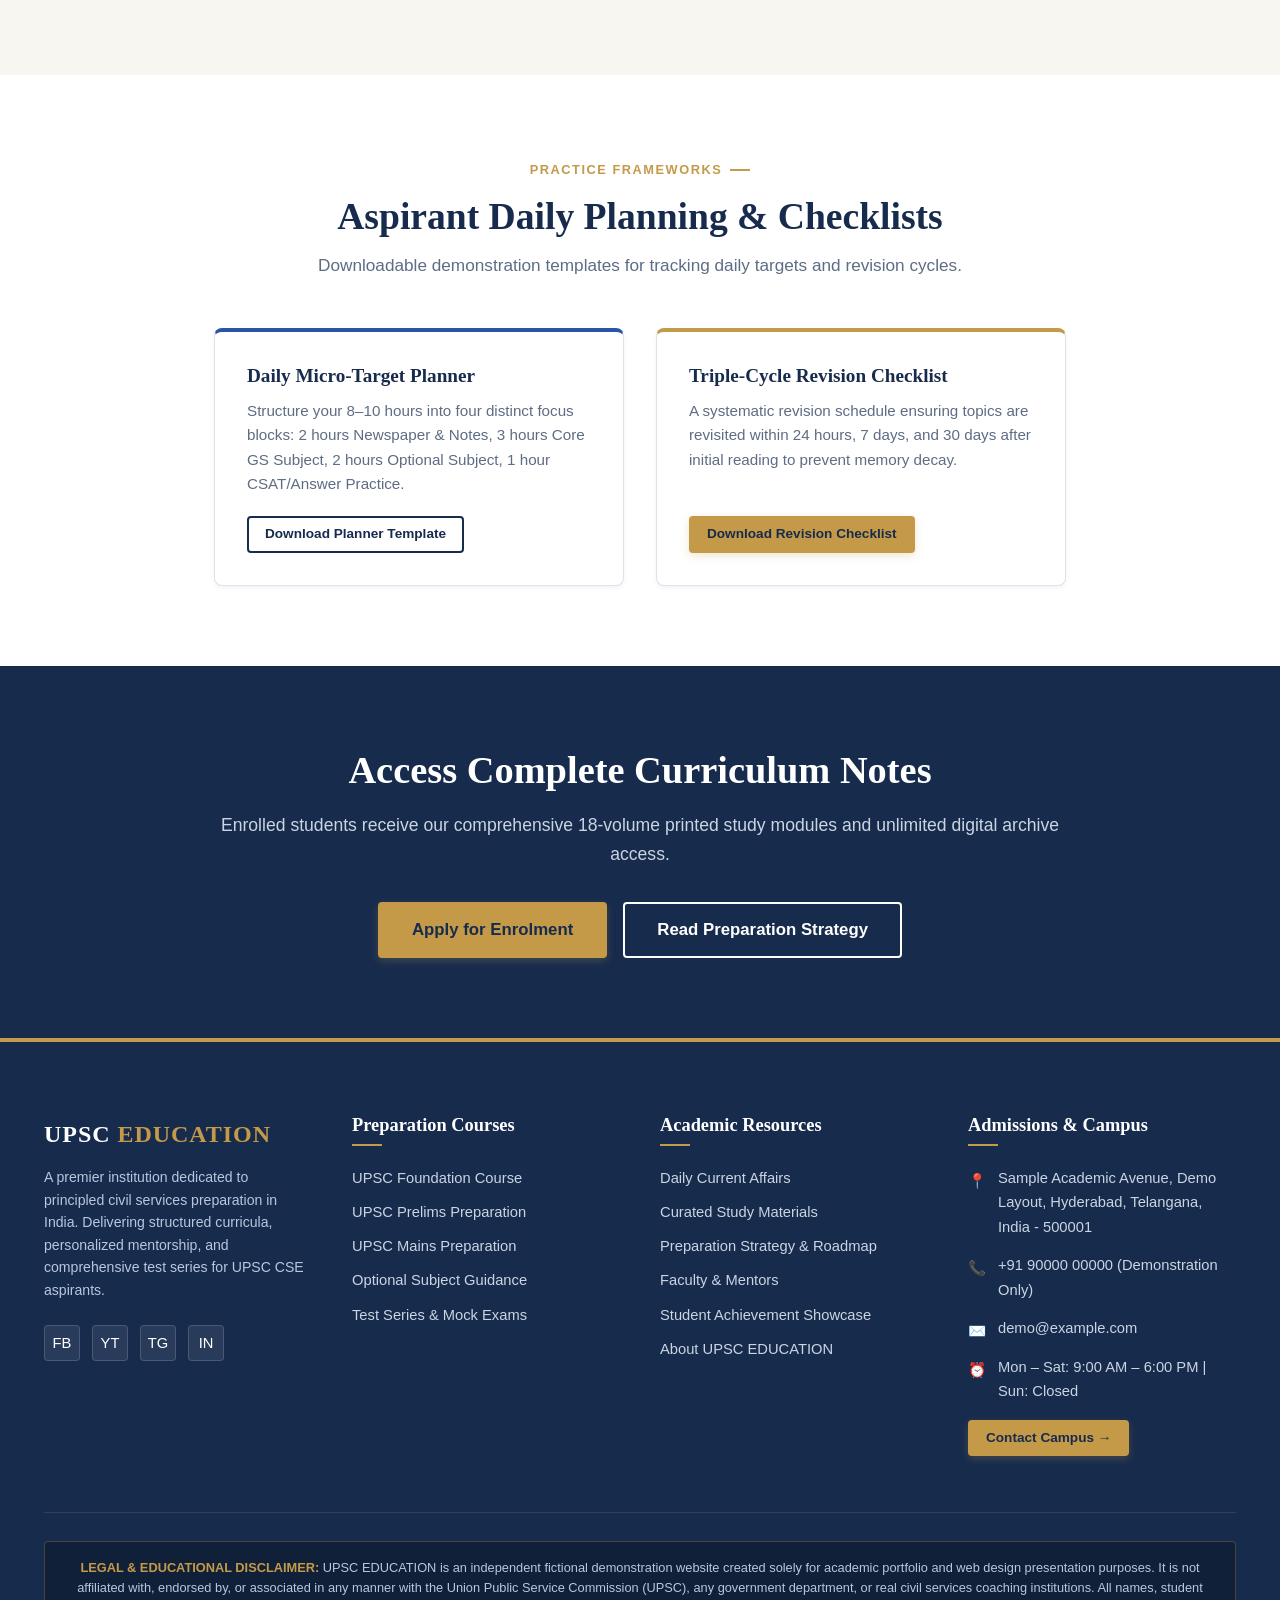
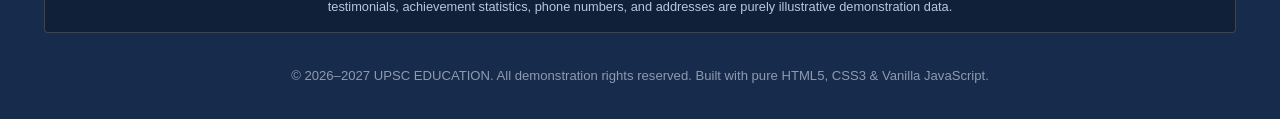
<file: resources.html>
<!DOCTYPE html>
<html lang="en">
<head>
  <meta charset="UTF-8">
  <meta name="viewport" content="width=device-width, initial-scale=1.0">
  <meta name="description" content="Current Affairs & Study Materials at UPSC EDUCATION - Searchable compilation of demonstration national summaries, NCERT digests, revision checklists, and syllabus maps.">
  <title>Current Affairs &amp; Study Materials | UPSC EDUCATION</title>
  <link rel="stylesheet" href="css/style.css">
</head>
<body>

  <!-- Top Announcement Bar -->
  <aside class="top-notice-bar" aria-label="Announcement">
    <div class="container top-notice-inner">
      <div class="top-notice-text">
        <span class="top-notice-badge">Demonstration Library</span>
        <span>Curated UPSC CSE Current Affairs &amp; Study Materials Portal</span>
      </div>
      <div class="top-notice-links">
        <span>Helpline: +91 90000 00000</span>
        <a href="admissions-contact.html">Campus Visit &amp; Counselling</a>
      </div>
    </div>
  </aside>

  <!-- Sticky Site Header -->
  <header class="site-header">
    <div class="container header-container">
      <a href="index.html" class="brand-logo" aria-label="UPSC EDUCATION Homepage">
        <div class="brand-emblem" aria-hidden="true">
          <svg viewBox="0 0 24 24"><path d="M12 3L1 9L12 15L21 10.09V17H23V9M5 13.18V17.18L12 21L19 17.18V13.18L12 17L5 13.18Z"/></svg>
        </div>
        <div class="brand-text">
          <span class="brand-name">UPSC <span>EDUCATION</span></span>
          <span class="brand-tagline">Civil Services Institute</span>
        </div>
      </a>

      <button type="button" class="menu-toggle" aria-label="Toggle navigation menu" aria-expanded="false">
        <svg viewBox="0 0 24 24"><path d="M3 6h18v2H3V6m0 5h18v2H3v-2m0 5h18v2H3v-2Z"/></svg>
      </button>

      <!-- Main Navigation: Exactly 4 Items + Admission CTA -->
      <nav class="header-nav" aria-label="Main Navigation">
        <ul class="main-navigation">
          <li class="nav-item">
            <a href="index.html" class="nav-link">Home</a>
          </li>
          <li class="nav-item">
            <a href="about.html" class="nav-link">About Us</a>
          </li>
          <li class="nav-item dropdown">
            <button type="button" class="nav-link dropdown-toggle" aria-expanded="false" aria-haspopup="true">
              Courses
              <svg class="arrow-icon" viewBox="0 0 24 24"><path d="M7 10l5 5 5-5z"/></svg>
            </button>
            <div class="dropdown-menu" role="menu">
              <a href="foundation-course.html" class="dropdown-link" role="menuitem">
                <span class="dropdown-link-icon">🏛️</span>
                <div>
                  <span class="dropdown-link-title">UPSC Foundation Course</span>
                  <span class="dropdown-link-desc">1 &amp; 2-year integrated GS + CSAT curriculum</span>
                </div>
              </a>
              <a href="prelims.html" class="dropdown-link" role="menuitem">
                <span class="dropdown-link-icon">🎯</span>
                <div>
                  <span class="dropdown-link-title">UPSC Prelims Preparation</span>
                  <span class="dropdown-link-desc">GS Paper I &amp; CSAT intensive test practice</span>
                </div>
              </a>
              <a href="mains-optional.html" class="dropdown-link" role="menuitem">
                <span class="dropdown-link-icon">✍️</span>
                <div>
                  <span class="dropdown-link-title">UPSC Mains Preparation</span>
                  <span class="dropdown-link-desc">GS Papers I–IV, Essay writing &amp; case studies</span>
                </div>
              </a>
              <a href="mains-optional.html#optional-guidance" class="dropdown-link" role="menuitem">
                <span class="dropdown-link-icon">📚</span>
                <div>
                  <span class="dropdown-link-title">Optional Subject Guidance</span>
                  <span class="dropdown-link-desc">Subject selection, syllabus &amp; answer review</span>
                </div>
              </a>
              <a href="test-series.html" class="dropdown-link" role="menuitem">
                <span class="dropdown-link-icon">📊</span>
                <div>
                  <span class="dropdown-link-title">Test Series &amp; Mock Exams</span>
                  <span class="dropdown-link-desc">Simulation tests with in-depth analytics</span>
                </div>
              </a>
            </div>
          </li>
          <li class="nav-item dropdown is-active">
            <button type="button" class="nav-link dropdown-toggle active" aria-expanded="false" aria-haspopup="true">
              Resources
              <svg class="arrow-icon" viewBox="0 0 24 24"><path d="M7 10l5 5 5-5z"/></svg>
            </button>
            <div class="dropdown-menu" role="menu">
              <a href="resources.html#current-affairs" class="dropdown-link active" role="menuitem">
                <span class="dropdown-link-icon">📰</span>
                <div>
                  <span class="dropdown-link-title">Current Affairs</span>
                  <span class="dropdown-link-desc">National news, editorials &amp; monthly compilations</span>
                </div>
              </a>
              <a href="resources.html#study-materials" class="dropdown-link active" role="menuitem">
                <span class="dropdown-link-icon">📑</span>
                <div>
                  <span class="dropdown-link-title">Study Materials</span>
                  <span class="dropdown-link-desc">NCERT summaries, syllabus maps &amp; checklists</span>
                </div>
              </a>
              <a href="preparation-strategy.html" class="dropdown-link" role="menuitem">
                <span class="dropdown-link-icon">🧭</span>
                <div>
                  <span class="dropdown-link-title">Preparation Strategy</span>
                  <span class="dropdown-link-desc">8-stage preparation roadmap &amp; booklists</span>
                </div>
              </a>
              <a href="faculty-results.html#faculty" class="dropdown-link" role="menuitem">
                <span class="dropdown-link-icon">👨‍🏫</span>
                <div>
                  <span class="dropdown-link-title">Faculty &amp; Mentors</span>
                  <span class="dropdown-link-desc">Experienced educators across GS &amp; Optionals</span>
                </div>
              </a>
              <a href="faculty-results.html#results" class="dropdown-link" role="menuitem">
                <span class="dropdown-link-icon">🏆</span>
                <div>
                  <span class="dropdown-link-title">Student Results</span>
                  <span class="dropdown-link-desc">Demonstration student achievements &amp; feedback</span>
                </div>
              </a>
            </div>
          </li>
        </ul>

        <a href="admissions-contact.html" class="header-cta-btn">Apply for Admission</a>
      </nav>
    </div>
  </header>

  <main id="main-content">
    <!-- Page Header Banner -->
    <section class="page-banner">
      <div class="container">
        <div class="breadcrumb">
          <a href="index.html">Home</a>
          <span class="breadcrumb-separator">/</span>
          <a href="index.html#resources">Resources</a>
          <span class="breadcrumb-separator">/</span>
          <span>Current Affairs &amp; Study Materials</span>
        </div>
        <h1 style="font-size: clamp(2.2rem, 3.8vw, 3.2rem);">Current Affairs &amp; Study Materials</h1>
        <p class="lead" style="max-width: 760px; color:#CAD5E2;">
          Curated academic syntheses of daily editorial issues, static subject notes, government policy whitepapers, and demonstration study checklists.
        </p>
      </div>
    </section>

    <!-- Academic Visual Intro -->
    <section class="section-padding-sm bg-white" id="current-affairs">
      <div class="container">
        <div class="grid grid-2" style="align-items: center; gap: 3rem;">
          <div>
            <span class="section-label">CURATED INTELLIGENCE</span>
            <h2>Bridging Daily News with General Studies</h2>
            <p>
              Current affairs for UPSC is not general trivia or sensational headlines. It represents the living laboratory where constitutional law, macroeconomic models, environmental agreements, and administrative ethics intersect in real time.
            </p>
            <p>
              Our academic research cell distills multiple daily sources (The Hindu, The Indian Express, PIB, Yojana, and Kurukshetra) into categorized analytical briefings directly mapped to GS Papers I through IV.
            </p>
            <div class="disclaimer-box" style="margin-top: 1rem;">
              <strong>DEMONSTRATION CONTENT NOTICE:</strong> All current affairs briefs, summaries, and downloadable module references below represent static fictional demonstration materials designed to showcase institute portal features. They do not constitute official up-to-the-minute news reporting.
            </div>
          </div>
          <div>
            <!-- Image Placeholder: upsc-current-affairs -->
            <div class="image-placeholder upsc-current-affairs" role="img" aria-label="Newspaper, handwritten notes, and current affairs analysis">
              <div class="placeholder-content">
                <div class="placeholder-icon">
                  <svg width="24" height="24" viewBox="0 0 24 24" fill="currentColor"><path d="M20 2H4c-1.1 0-1.99.9-1.99 2L2 22l4-4h14c1.1 0 2-.9 2-2V4c0-1.1-.9-2-2-2zM6 9h12v2H6V9zm8 5H6v-2h8v2zm4-6H6V6h12v2z"/></svg>
                </div>
                <h3 class="placeholder-title">Daily Editorial Synthesis</h3>
                <p class="placeholder-desc">Analytical mind-mapping of national constitutional issues, fiscal federalism, and multilateral diplomacy.</p>
              </div>
            </div>
          </div>
        </div>
      </div>
    </section>

    <!-- Searchable Resource Library Section -->
    <section class="section-padding bg-warm-ivory" id="study-materials">
      <div class="container">
        <div class="section-header text-center">
          <span class="section-label">INTERACTIVE REPOSITORY</span>
          <h2>Searchable Academic Library &amp; Notes</h2>
          <p class="subtitle">Search by keyword or filter by discipline to explore sample study modules and revision outlines.</p>
        </div>

        <!-- Search & Filter Controls -->
        <div class="search-filter-bar">
          <div class="search-input-wrap">
            <svg class="search-icon-svg" viewBox="0 0 24 24"><path d="M15.5 14h-.79l-.28-.27C15.41 12.59 16 11.11 16 9.5 16 5.91 13.09 3 9.5 3S3 5.91 3 9.5 5.91 16 9.5 16c1.61 0 3.09-.59 4.23-1.57l.27.28v.79l5 4.99L20.49 19l-4.99-5zm-6 0C7.01 14 5 11.99 5 9.5S7.01 5 9.5 5 14 7.01 14 9.5 11.99 14 9.5 14z" fill="currentColor"/></svg>
            <input type="text" id="resourceSearch" class="search-input" placeholder="Search resources (e.g., Polity, Federalism, Green Hydrogen, Fiscal, Ethics)..." aria-label="Search resources">
          </div>
          <div class="category-chips">
            <button type="button" class="chip-btn active" data-category="all">All Modules (8)</button>
            <button type="button" class="chip-btn" data-category="polity">Polity &amp; Governance</button>
            <button type="button" class="chip-btn" data-category="economy">Economy &amp; Finance</button>
            <button type="button" class="chip-btn" data-category="environment">Environment &amp; Ecology</button>
            <button type="button" class="chip-btn" data-category="science">Science &amp; Tech</button>
            <button type="button" class="chip-btn" data-category="ethics">Ethics &amp; Case Studies</button>
          </div>
        </div>

        <!-- Resource Cards Grid -->
        <div class="grid grid-2" id="resourceCardsContainer">
          <!-- Resource 1: Polity -->
          <div class="resource-item" data-category="polity">
            <div class="resource-header">
              <div>
                <span class="badge" style="margin-bottom: 0.35rem;">Polity &bull; GS-II</span>
                <h3 style="font-size: 1.25rem;">Cooperative &amp; Competitive Federalism in India</h3>
              </div>
              <span class="badge badge-gold">Demo PDF</span>
            </div>
            <p style="font-size: 0.92rem; color: #4A5568; margin-bottom: 0.5rem;">
              Comprehensive notes on 7th Schedule distribution of powers, Finance Commission devolution recommendations, Interstate Council role, and GST Council dynamics.
            </p>
            <div class="resource-expandable">
              <p><strong>Core Thematic Highlights:</strong> Detailed analysis of Article 263, Sarkaria Commission (1988) recommendations, Punchhi Commission (2010) principles, and judicial decisions regarding presidential rule (Article 356) in S.R. Bommai v. Union of India.</p>
              <p>Includes sample 15-marker model answers comparing cooperative federalism with bargaining federalism.</p>
            </div>
            <button type="button" class="toggle-expand-btn">Read Topic Overview &blacktriangledown;</button>
            <div style="margin-top: auto; padding-top: 1rem; display: flex; align-items: center; justify-content: space-between;">
              <span style="font-size: 0.8rem; color: var(--color-text-muted);">PDF Size: 4.2 MB (Demo)</span>
              <a href="#" class="btn btn-sm btn-outline-navy demo-download-btn" data-filename="UPSC-Education-Federalism-Notes.pdf">Download Sample PDF</a>
            </div>
          </div>

          <!-- Resource 2: Economy -->
          <div class="resource-item" data-category="economy">
            <div class="resource-header">
              <div>
                <span class="badge" style="margin-bottom: 0.35rem;">Economy &bull; GS-III</span>
                <h3 style="font-size: 1.25rem;">Monetary Policy Transmission &amp; Inflation Dynamics</h3>
              </div>
              <span class="badge badge-gold">Demo PDF</span>
            </div>
            <p style="font-size: 0.92rem; color: #4A5568; margin-bottom: 0.5rem;">
              Analysis of RBI's Flexible Inflation Targeting (FIT) framework, Repo &amp; Standing Deposit Facility (SDF), food inflation drivers, and global interest rate spill-overs.
            </p>
            <div class="resource-expandable">
              <p><strong>Core Thematic Highlights:</strong> Deconstructs the Consumer Price Index (CPI) basket, headline vs. core inflation, pass-through efficiency of banking MCLR, and Urjit Patel Committee monetary recommendations.</p>
              <p>Includes comparison charts on headline retail inflation trends and twin-balance sheet resolutions.</p>
            </div>
            <button type="button" class="toggle-expand-btn">Read Topic Overview &blacktriangledown;</button>
            <div style="margin-top: auto; padding-top: 1rem; display: flex; align-items: center; justify-content: space-between;">
              <span style="font-size: 0.8rem; color: var(--color-text-muted);">PDF Size: 3.8 MB (Demo)</span>
              <a href="#" class="btn btn-sm btn-outline-navy demo-download-btn" data-filename="UPSC-Education-Monetary-Policy.pdf">Download Sample PDF</a>
            </div>
          </div>

          <!-- Resource 3: Environment -->
          <div class="resource-item" data-category="environment">
            <div class="resource-header">
              <div>
                <span class="badge" style="margin-bottom: 0.35rem;">Environment &bull; GS-III</span>
                <h3 style="font-size: 1.25rem;">National Green Hydrogen Mission &amp; Clean Energy Transition</h3>
              </div>
              <span class="badge badge-gold">Demo PDF</span>
            </div>
            <p style="font-size: 0.92rem; color: #4A5568; margin-bottom: 0.5rem;">
              Strategic deconstruction of green hydrogen production targets (5 MMT per annum), electrolyzer manufacturing incentives (SIGHT program), and hard-to-abate sector decarbonization.
            </p>
            <div class="resource-expandable">
              <p><strong>Core Thematic Highlights:</strong> Grey vs. Blue vs. Green Hydrogen distinctions, industrial integration in steel &amp; fertilizers, transport fuel cell prospects, and international trade carbon border adjustment mechanisms (CBAM).</p>
            </div>
            <button type="button" class="toggle-expand-btn">Read Topic Overview &blacktriangledown;</button>
            <div style="margin-top: auto; padding-top: 1rem; display: flex; align-items: center; justify-content: space-between;">
              <span style="font-size: 0.8rem; color: var(--color-text-muted);">PDF Size: 5.1 MB (Demo)</span>
              <a href="#" class="btn btn-sm btn-outline-navy demo-download-btn" data-filename="UPSC-Education-Green-Hydrogen.pdf">Download Sample PDF</a>
            </div>
          </div>

          <!-- Resource 4: Science -->
          <div class="resource-item" data-category="science">
            <div class="resource-header">
              <div>
                <span class="badge" style="margin-bottom: 0.35rem;">Science &bull; GS-III</span>
                <h3 style="font-size: 1.25rem;">Semiconductor Fabrication &amp; India Semiconductor Mission</h3>
              </div>
              <span class="badge badge-gold">Demo PDF</span>
            </div>
            <p style="font-size: 0.92rem; color: #4A5568; margin-bottom: 0.5rem;">
              Supply chain geopolitics, silicon wafer fabrication processes, extreme ultraviolet lithography (EUV), design-linked incentives (DLI), and domestic talent initiatives.
            </p>
            <div class="resource-expandable">
              <p><strong>Core Thematic Highlights:</strong> Strategic autonomy implications for defense and communications, comparison of pure-play foundry vs. fabless models, water and energy infrastructure imperatives, and quad critical tech collaborations.</p>
            </div>
            <button type="button" class="toggle-expand-btn">Read Topic Overview &blacktriangledown;</button>
            <div style="margin-top: auto; padding-top: 1rem; display: flex; align-items: center; justify-content: space-between;">
              <span style="font-size: 0.8rem; color: var(--color-text-muted);">PDF Size: 3.5 MB (Demo)</span>
              <a href="#" class="btn btn-sm btn-outline-navy demo-download-btn" data-filename="UPSC-Education-Semiconductors.pdf">Download Sample PDF</a>
            </div>
          </div>

          <!-- Resource 5: Ethics -->
          <div class="resource-item" data-category="ethics">
            <div class="resource-header">
              <div>
                <span class="badge" style="margin-bottom: 0.35rem;">Ethics &bull; GS-IV</span>
                <h3 style="font-size: 1.25rem;">Nolan Committee Principles &amp; Civil Service Integrity</h3>
              </div>
              <span class="badge badge-gold">Demo PDF</span>
            </div>
            <p style="font-size: 0.92rem; color: #4A5568; margin-bottom: 0.5rem;">
              The seven foundational principles of public life: Selflessness, Integrity, Objectivity, Accountability, Openness, Honesty, and Leadership, with Indian administrative case studies.
            </p>
            <div class="resource-expandable">
              <p><strong>Core Thematic Highlights:</strong> Detailed mapping to Central Civil Services (Conduct) Rules 1964, whistle-blower protection dilemmas, discretionary procurement decisions, and model 20-mark case study solutions.</p>
            </div>
            <button type="button" class="toggle-expand-btn">Read Topic Overview &blacktriangledown;</button>
            <div style="margin-top: auto; padding-top: 1rem; display: flex; align-items: center; justify-content: space-between;">
              <span style="font-size: 0.8rem; color: var(--color-text-muted);">PDF Size: 2.9 MB (Demo)</span>
              <a href="#" class="btn btn-sm btn-outline-navy demo-download-btn" data-filename="UPSC-Education-Ethics-Principles.pdf">Download Sample PDF</a>
            </div>
          </div>

          <!-- Resource 6: Polity -->
          <div class="resource-item" data-category="polity">
            <div class="resource-header">
              <div>
                <span class="badge" style="margin-bottom: 0.35rem;">Polity &bull; GS-II</span>
                <h3 style="font-size: 1.25rem;">Tribunals &amp; Alternative Dispute Redressal (ADR)</h3>
              </div>
              <span class="badge badge-gold">Demo PDF</span>
            </div>
            <p style="font-size: 0.92rem; color: #4A5568; margin-bottom: 0.5rem;">
              Articles 323A and 323B of the Constitution, functioning of CAT, NGT, NCLT, pendency in high courts, and the Mediation Act 2023 framework.
            </p>
            <div class="resource-expandable">
              <p><strong>Core Thematic Highlights:</strong> Judicial independence vs. executive appointment of tribunal members (L. Chandra Kumar case and Madras Bar Association rulings), institutional vacancies, and specialized technical adjudications.</p>
            </div>
            <button type="button" class="toggle-expand-btn">Read Topic Overview &blacktriangledown;</button>
            <div style="margin-top: auto; padding-top: 1rem; display: flex; align-items: center; justify-content: space-between;">
              <span style="font-size: 0.8rem; color: var(--color-text-muted);">PDF Size: 3.1 MB (Demo)</span>
              <a href="#" class="btn btn-sm btn-outline-navy demo-download-btn" data-filename="UPSC-Education-Tribunals-ADR.pdf">Download Sample PDF</a>
            </div>
          </div>

          <!-- Resource 7: Economy -->
          <div class="resource-item" data-category="economy">
            <div class="resource-header">
              <div>
                <span class="badge" style="margin-bottom: 0.35rem;">Economy &bull; GS-III</span>
                <h3 style="font-size: 1.25rem;">Logistics &amp; Infrastructure: PM Gati Shakti Master Plan</h3>
              </div>
              <span class="badge badge-gold">Demo PDF</span>
            </div>
            <p style="font-size: 0.92rem; color: #4A5568; margin-bottom: 0.5rem;">
              Multi-modal connectivity, reduction of logistics cost from 14% to 8% of GDP, National Logistics Policy (NLP), and unified digital logistics interface (ULIP).
            </p>
            <div class="resource-expandable">
              <p><strong>Core Thematic Highlights:</strong> Spatial planning using GIS mapping, institutional coordination between railway, road transport, shipping, and civil aviation ministries, and last-mile connectivity for MSME hubs.</p>
            </div>
            <button type="button" class="toggle-expand-btn">Read Topic Overview &blacktriangledown;</button>
            <div style="margin-top: auto; padding-top: 1rem; display: flex; align-items: center; justify-content: space-between;">
              <span style="font-size: 0.8rem; color: var(--color-text-muted);">PDF Size: 4.0 MB (Demo)</span>
              <a href="#" class="btn btn-sm btn-outline-navy demo-download-btn" data-filename="UPSC-Education-Logistics-GatiShakti.pdf">Download Sample PDF</a>
            </div>
          </div>

          <!-- Resource 8: Environment -->
          <div class="resource-item" data-category="environment">
            <div class="resource-header">
              <div>
                <span class="badge" style="margin-bottom: 0.35rem;">Environment &bull; GS-III</span>
                <h3 style="font-size: 1.25rem;">Wetland Conservation &amp; Ramsar Convention in India</h3>
              </div>
              <span class="badge badge-gold">Demo PDF</span>
            </div>
            <p style="font-size: 0.92rem; color: #4A5568; margin-bottom: 0.5rem;">
              Comprehensive directory of Indian Ramsar sites, Montreux Record classifications (Loktak Lake, Keoladeo NP), ecological services, and Wetland (Conservation and Management) Rules.
            </p>
            <div class="resource-expandable">
              <p><strong>Core Thematic Highlights:</strong> Hydrological regulation, flood abatement, carbon sequestration in peatlands and mangroves, threats from encroaching peri-urban development, and community co-management models.</p>
            </div>
            <button type="button" class="toggle-expand-btn">Read Topic Overview &blacktriangledown;</button>
            <div style="margin-top: auto; padding-top: 1rem; display: flex; align-items: center; justify-content: space-between;">
              <span style="font-size: 0.8rem; color: var(--color-text-muted);">PDF Size: 4.8 MB (Demo)</span>
              <a href="#" class="btn btn-sm btn-outline-navy demo-download-btn" data-filename="UPSC-Education-Ramsar-Wetlands.pdf">Download Sample PDF</a>
            </div>
          </div>
        </div>
      </div>
    </section>

    <!-- Daily Study Planning & Revision Checklists -->
    <section class="section-padding bg-white">
      <div class="container container-narrow">
        <div class="section-header text-center">
          <span class="section-label">PRACTICE FRAMEWORKS</span>
          <h2>Aspirant Daily Planning &amp; Checklists</h2>
          <p class="subtitle">Downloadable demonstration templates for tracking daily targets and revision cycles.</p>
        </div>

        <div class="grid grid-2">
          <div class="card card-top-royal">
            <h4>Daily Micro-Target Planner</h4>
            <p>Structure your 8–10 hours into four distinct focus blocks: 2 hours Newspaper &amp; Notes, 3 hours Core GS Subject, 2 hours Optional Subject, 1 hour CSAT/Answer Practice.</p>
            <div style="margin-top: auto;">
              <a href="#" class="btn btn-sm btn-outline-navy demo-download-btn" data-filename="UPSC-Daily-Planner-Template.pdf">Download Planner Template</a>
            </div>
          </div>
          <div class="card card-top-gold">
            <h4>Triple-Cycle Revision Checklist</h4>
            <p>A systematic revision schedule ensuring topics are revisited within 24 hours, 7 days, and 30 days after initial reading to prevent memory decay.</p>
            <div style="margin-top: auto;">
              <a href="#" class="btn btn-sm btn-gold demo-download-btn" data-filename="UPSC-Revision-Checklist.pdf">Download Revision Checklist</a>
            </div>
          </div>
        </div>
      </div>
    </section>

    <!-- Call to Action -->
    <section class="section-padding bg-deep-navy text-center">
      <div class="container container-narrow">
        <h2 style="font-size:2.4rem; color:#FFF; margin-bottom:1rem;">Access Complete Curriculum Notes</h2>
        <p style="color:#CAD5E2; font-size:1.1rem; margin-bottom:2rem;">
          Enrolled students receive our comprehensive 18-volume printed study modules and unlimited digital archive access.
        </p>
        <div class="btn-group" style="justify-content:center;">
          <a href="admissions-contact.html" class="btn btn-gold btn-lg">Apply for Enrolment</a>
          <a href="preparation-strategy.html" class="btn btn-outline-white btn-lg">Read Preparation Strategy</a>
        </div>
      </div>
    </section>
  </main>

  <!-- Academic Footer -->
  <footer class="site-footer">
    <div class="container">
      <div class="grid grid-4" style="gap: 2.5rem;">
        <div>
          <div class="footer-brand">
            <div class="footer-brand-title">UPSC <span>EDUCATION</span></div>
            <p style="color:#B8C7DD; font-size:0.88rem; line-height:1.6; margin-top:0.75rem;">
              A premier institution dedicated to principled civil services preparation in India. Delivering structured curricula, personalized mentorship, and comprehensive test series for UPSC CSE aspirants.
            </p>
          </div>
          <div class="footer-socials">
            <span class="social-placeholder-btn" title="Social Channel Placeholder">FB</span>
            <span class="social-placeholder-btn" title="Social Channel Placeholder">YT</span>
            <span class="social-placeholder-btn" title="Social Channel Placeholder">TG</span>
            <span class="social-placeholder-btn" title="Social Channel Placeholder">IN</span>
          </div>
        </div>
        <div>
          <h4>Preparation Courses</h4>
          <ul class="footer-links">
            <li><a href="foundation-course.html">UPSC Foundation Course</a></li>
            <li><a href="prelims.html">UPSC Prelims Preparation</a></li>
            <li><a href="mains-optional.html">UPSC Mains Preparation</a></li>
            <li><a href="mains-optional.html#optional-guidance">Optional Subject Guidance</a></li>
            <li><a href="test-series.html">Test Series &amp; Mock Exams</a></li>
          </ul>
        </div>
        <div>
          <h4>Academic Resources</h4>
          <ul class="footer-links">
            <li><a href="resources.html#current-affairs">Daily Current Affairs</a></li>
            <li><a href="resources.html#study-materials">Curated Study Materials</a></li>
            <li><a href="preparation-strategy.html">Preparation Strategy &amp; Roadmap</a></li>
            <li><a href="faculty-results.html#faculty">Faculty &amp; Mentors</a></li>
            <li><a href="faculty-results.html#results">Student Achievement Showcase</a></li>
            <li><a href="about.html">About UPSC EDUCATION</a></li>
          </ul>
        </div>
        <div>
          <h4>Admissions &amp; Campus</h4>
          <div class="footer-contact-item">
            <span class="footer-contact-icon">📍</span>
            <span>Sample Academic Avenue, Demo Layout, Hyderabad, Telangana, India - 500001</span>
          </div>
          <div class="footer-contact-item">
            <span class="footer-contact-icon">📞</span>
            <span>+91 90000 00000 (Demonstration Only)</span>
          </div>
          <div class="footer-contact-item">
            <span class="footer-contact-icon">✉️</span>
            <span>demo@example.com</span>
          </div>
          <div class="footer-contact-item">
            <span class="footer-contact-icon">⏰</span>
            <span>Mon – Sat: 9:00 AM – 6:00 PM | Sun: Closed</span>
          </div>
          <div style="margin-top:1rem;">
            <a href="admissions-contact.html" class="btn btn-sm btn-gold">Contact Campus &rarr;</a>
          </div>
        </div>
      </div>
      <div class="footer-bottom">
        <div class="disclaimer-box">
          <strong>LEGAL &amp; EDUCATIONAL DISCLAIMER:</strong> UPSC EDUCATION is an independent fictional demonstration website created solely for academic portfolio and web design presentation purposes. It is not affiliated with, endorsed by, or associated in any manner with the Union Public Service Commission (UPSC), any government department, or real civil services coaching institutions. All names, student testimonials, achievement statistics, phone numbers, and addresses are purely illustrative demonstration data.
        </div>
        <div>
          &copy; 2026–2027 UPSC EDUCATION. All demonstration rights reserved. Built with pure HTML5, CSS3 &amp; Vanilla JavaScript.
        </div>
      </div>
    </div>
  </footer>

  <button type="button" class="back-to-top" id="backToTopBtn" aria-label="Back to top">
    <svg width="20" height="20" viewBox="0 0 24 24" fill="currentColor"><path d="M7.41 15.41L12 10.83l4.59 4.58L18 14l-6-6-6 6z"/></svg>
  </button>

  <div class="demo-modal-overlay" id="demoModal" role="dialog" aria-modal="true" aria-labelledby="modalTitle">
    <div class="demo-modal-box">
      <button type="button" class="modal-close-btn" id="modalCloseBtn" aria-label="Close dialog">&times;</button>
      <div class="demo-modal-icon">
        <svg viewBox="0 0 24 24"><path d="M9 16.17L4.83 12l-1.42 1.41L9 19 21 7l-1.41-1.41z"/></svg>
      </div>
      <h3 id="modalTitle" style="margin-bottom:0.75rem;">Demonstration Notice</h3>
      <p id="modalDesc" style="color:var(--color-text-muted); font-size:0.95rem; line-height:1.6;"></p>
      <button type="button" class="btn btn-primary" id="modalDismissBtn" style="margin-top:1.25rem;">Close Notice</button>
    </div>
  </div>

  <script src="js/script.js"></script>
</body>
</html>
</file>
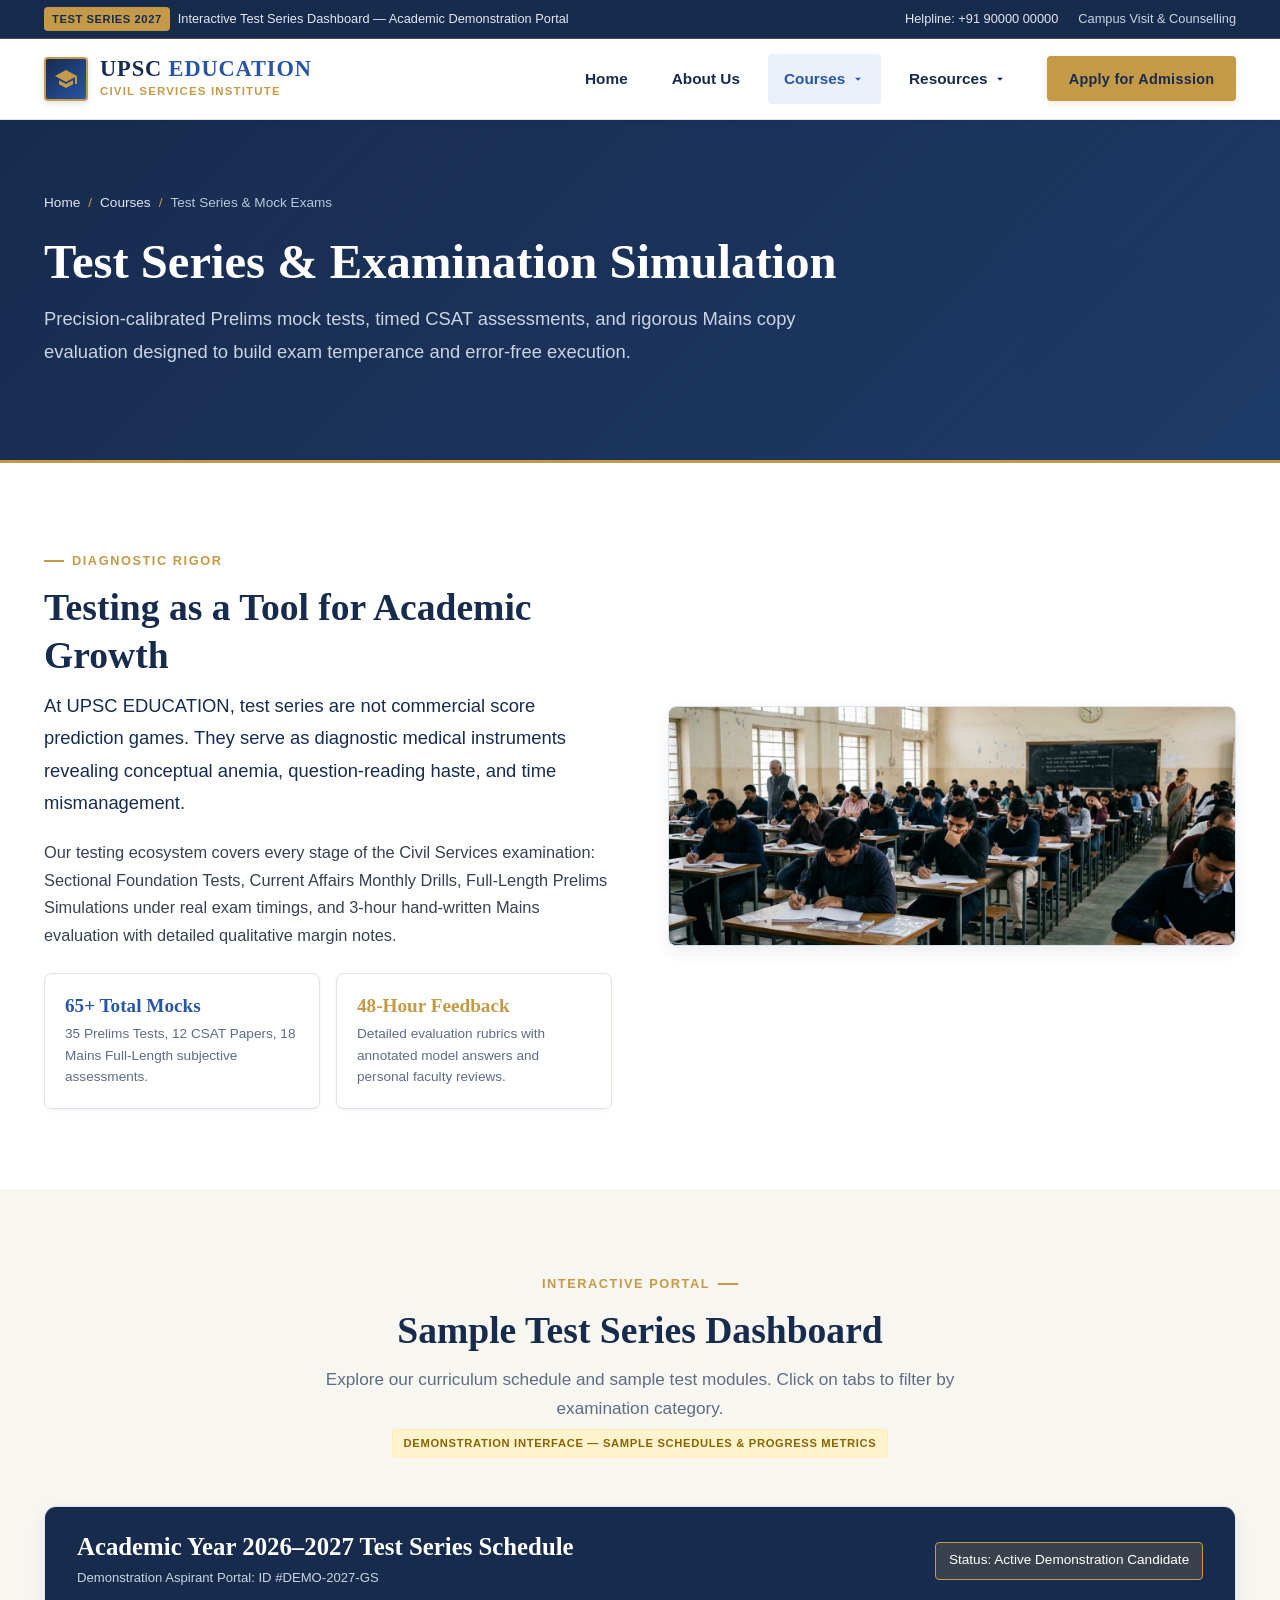
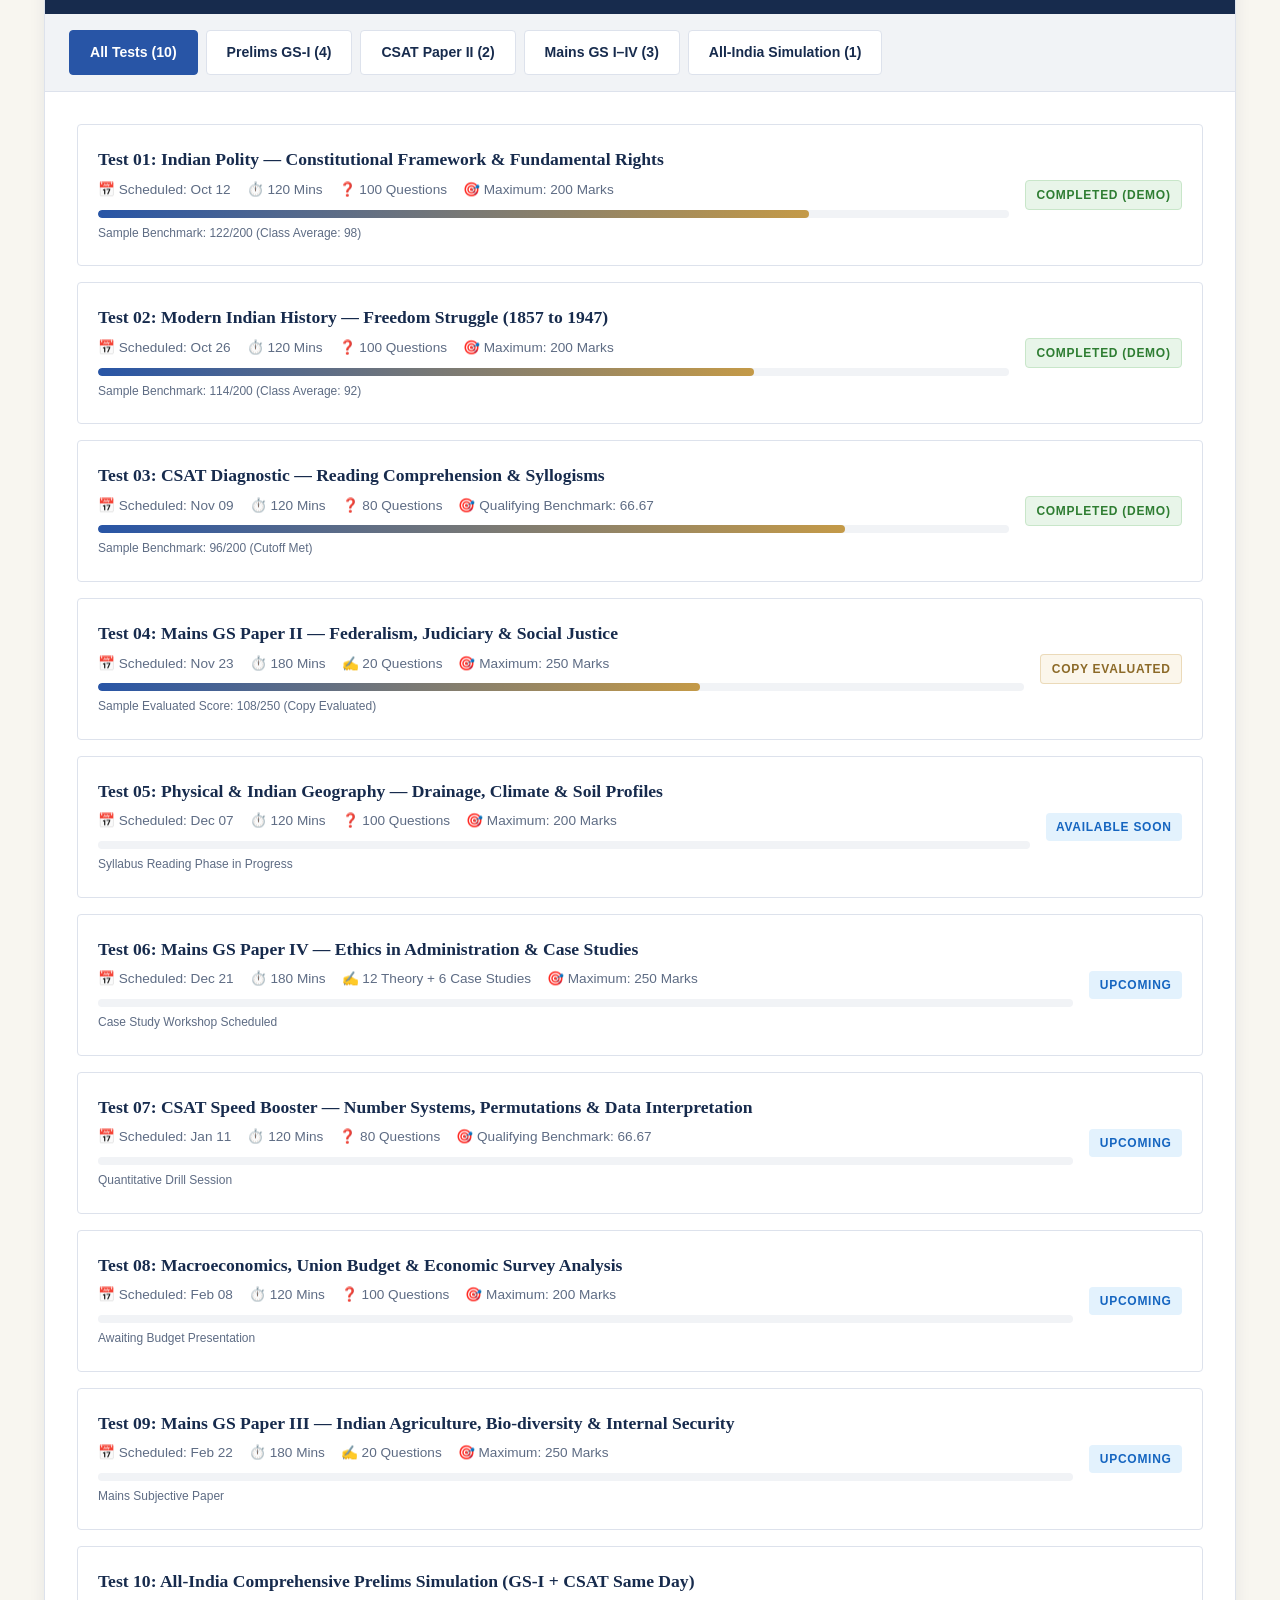
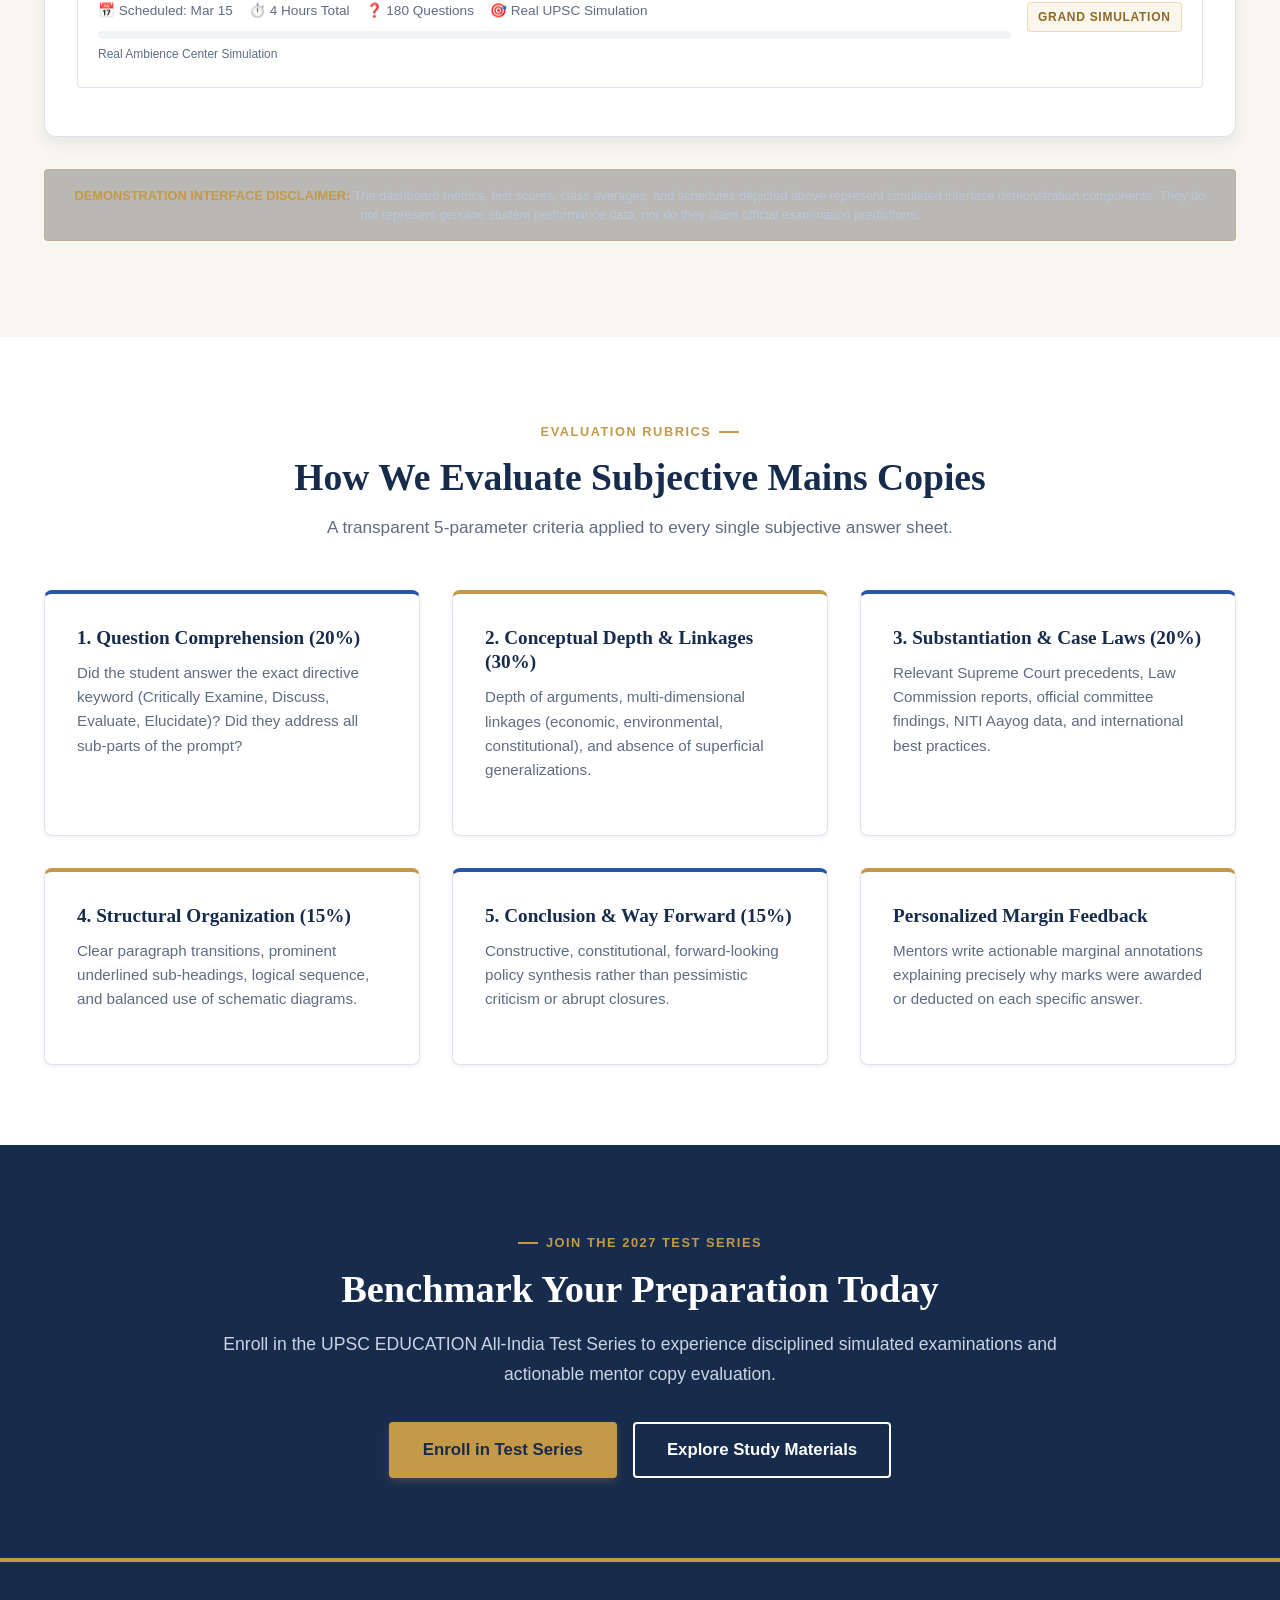
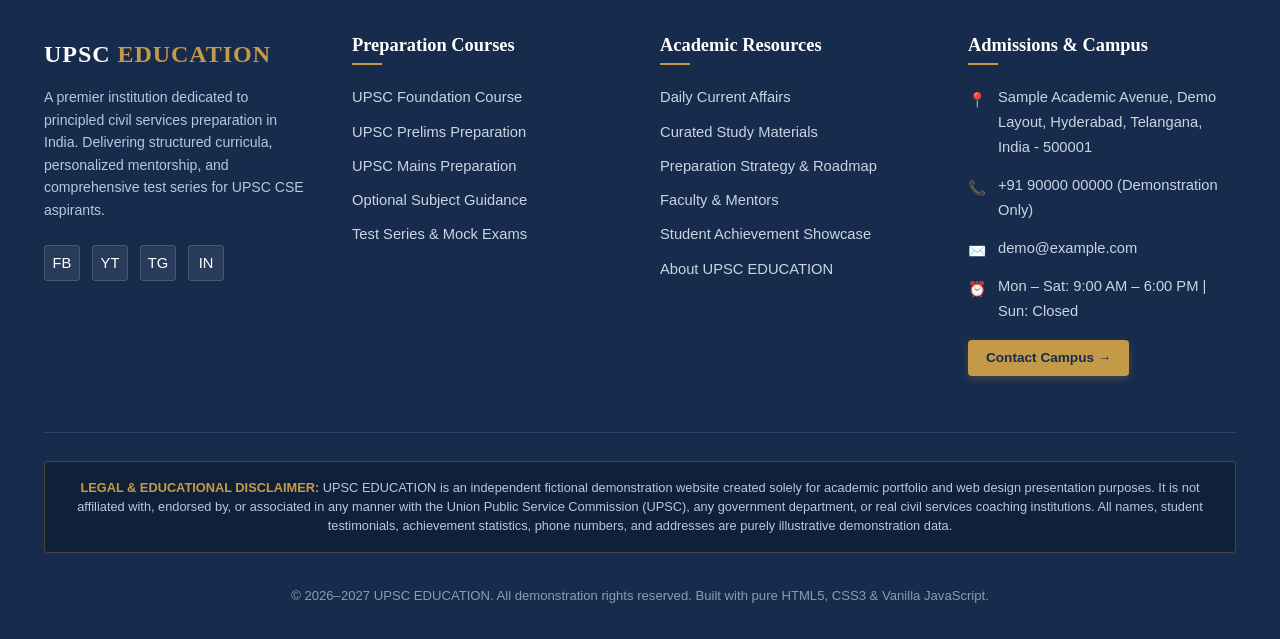
<file: test-series.html>
<!DOCTYPE html>
<html lang="en">
<head>
  <meta charset="UTF-8">
  <meta name="viewport" content="width=device-width, initial-scale=1.0">
  <meta name="description" content="Test Series & Mock Exams at UPSC EDUCATION - Comprehensive Prelims simulation, Mains subjective evaluation, CSAT drills, and interactive demonstration performance dashboard.">
  <title>Test Series &amp; Mock Exams | UPSC EDUCATION</title>
  <link rel="stylesheet" href="css/style.css">
</head>
<body>

  <!-- Top Announcement Bar -->
  <aside class="top-notice-bar" aria-label="Announcement">
    <div class="container top-notice-inner">
      <div class="top-notice-text">
        <span class="top-notice-badge">Test Series 2027</span>
        <span>Interactive Test Series Dashboard — Academic Demonstration Portal</span>
      </div>
      <div class="top-notice-links">
        <span>Helpline: +91 90000 00000</span>
        <a href="admissions-contact.html">Campus Visit &amp; Counselling</a>
      </div>
    </div>
  </aside>

  <!-- Sticky Site Header -->
  <header class="site-header">
    <div class="container header-container">
      <a href="index.html" class="brand-logo" aria-label="UPSC EDUCATION Homepage">
        <div class="brand-emblem" aria-hidden="true">
          <svg viewBox="0 0 24 24"><path d="M12 3L1 9L12 15L21 10.09V17H23V9M5 13.18V17.18L12 21L19 17.18V13.18L12 17L5 13.18Z"/></svg>
        </div>
        <div class="brand-text">
          <span class="brand-name">UPSC <span>EDUCATION</span></span>
          <span class="brand-tagline">Civil Services Institute</span>
        </div>
      </a>

      <button type="button" class="menu-toggle" aria-label="Toggle navigation menu" aria-expanded="false">
        <svg viewBox="0 0 24 24"><path d="M3 6h18v2H3V6m0 5h18v2H3v-2m0 5h18v2H3v-2Z"/></svg>
      </button>

      <!-- Main Navigation: Exactly 4 Items + Admission CTA -->
      <nav class="header-nav" aria-label="Main Navigation">
        <ul class="main-navigation">
          <li class="nav-item">
            <a href="index.html" class="nav-link">Home</a>
          </li>
          <li class="nav-item">
            <a href="about.html" class="nav-link">About Us</a>
          </li>
          <li class="nav-item dropdown is-active">
            <button type="button" class="nav-link dropdown-toggle active" aria-expanded="false" aria-haspopup="true">
              Courses
              <svg class="arrow-icon" viewBox="0 0 24 24"><path d="M7 10l5 5 5-5z"/></svg>
            </button>
            <div class="dropdown-menu" role="menu">
              <a href="foundation-course.html" class="dropdown-link" role="menuitem">
                <span class="dropdown-link-icon">🏛️</span>
                <div>
                  <span class="dropdown-link-title">UPSC Foundation Course</span>
                  <span class="dropdown-link-desc">1 &amp; 2-year integrated GS + CSAT curriculum</span>
                </div>
              </a>
              <a href="prelims.html" class="dropdown-link" role="menuitem">
                <span class="dropdown-link-icon">🎯</span>
                <div>
                  <span class="dropdown-link-title">UPSC Prelims Preparation</span>
                  <span class="dropdown-link-desc">GS Paper I &amp; CSAT intensive test practice</span>
                </div>
              </a>
              <a href="mains-optional.html" class="dropdown-link" role="menuitem">
                <span class="dropdown-link-icon">✍️</span>
                <div>
                  <span class="dropdown-link-title">UPSC Mains Preparation</span>
                  <span class="dropdown-link-desc">GS Papers I–IV, Essay writing &amp; case studies</span>
                </div>
              </a>
              <a href="mains-optional.html#optional-guidance" class="dropdown-link" role="menuitem">
                <span class="dropdown-link-icon">📚</span>
                <div>
                  <span class="dropdown-link-title">Optional Subject Guidance</span>
                  <span class="dropdown-link-desc">Subject selection, syllabus &amp; answer review</span>
                </div>
              </a>
              <a href="test-series.html" class="dropdown-link active" role="menuitem">
                <span class="dropdown-link-icon">📊</span>
                <div>
                  <span class="dropdown-link-title">Test Series &amp; Mock Exams</span>
                  <span class="dropdown-link-desc">Simulation tests with in-depth analytics</span>
                </div>
              </a>
            </div>
          </li>
          <li class="nav-item dropdown">
            <button type="button" class="nav-link dropdown-toggle" aria-expanded="false" aria-haspopup="true">
              Resources
              <svg class="arrow-icon" viewBox="0 0 24 24"><path d="M7 10l5 5 5-5z"/></svg>
            </button>
            <div class="dropdown-menu" role="menu">
              <a href="resources.html#current-affairs" class="dropdown-link" role="menuitem">
                <span class="dropdown-link-icon">📰</span>
                <div>
                  <span class="dropdown-link-title">Current Affairs</span>
                  <span class="dropdown-link-desc">National news, editorials &amp; monthly compilations</span>
                </div>
              </a>
              <a href="resources.html#study-materials" class="dropdown-link" role="menuitem">
                <span class="dropdown-link-icon">📑</span>
                <div>
                  <span class="dropdown-link-title">Study Materials</span>
                  <span class="dropdown-link-desc">NCERT summaries, syllabus maps &amp; checklists</span>
                </div>
              </a>
              <a href="preparation-strategy.html" class="dropdown-link" role="menuitem">
                <span class="dropdown-link-icon">🧭</span>
                <div>
                  <span class="dropdown-link-title">Preparation Strategy</span>
                  <span class="dropdown-link-desc">8-stage preparation roadmap &amp; booklists</span>
                </div>
              </a>
              <a href="faculty-results.html#faculty" class="dropdown-link" role="menuitem">
                <span class="dropdown-link-icon">👨‍🏫</span>
                <div>
                  <span class="dropdown-link-title">Faculty &amp; Mentors</span>
                  <span class="dropdown-link-desc">Experienced educators across GS &amp; Optionals</span>
                </div>
              </a>
              <a href="faculty-results.html#results" class="dropdown-link" role="menuitem">
                <span class="dropdown-link-icon">🏆</span>
                <div>
                  <span class="dropdown-link-title">Student Results</span>
                  <span class="dropdown-link-desc">Demonstration student achievements &amp; feedback</span>
                </div>
              </a>
            </div>
          </li>
        </ul>

        <a href="admissions-contact.html" class="header-cta-btn">Apply for Admission</a>
      </nav>
    </div>
  </header>

  <main id="main-content">
    <!-- Page Header Banner -->
    <section class="page-banner">
      <div class="container">
        <div class="breadcrumb">
          <a href="index.html">Home</a>
          <span class="breadcrumb-separator">/</span>
          <a href="index.html#courses">Courses</a>
          <span class="breadcrumb-separator">/</span>
          <span>Test Series &amp; Mock Exams</span>
        </div>
        <h1 style="font-size: clamp(2.2rem, 3.8vw, 3.2rem);">Test Series &amp; Examination Simulation</h1>
        <p class="lead" style="max-width: 760px; color:#CAD5E2;">
          Precision-calibrated Prelims mock tests, timed CSAT assessments, and rigorous Mains copy evaluation designed to build exam temperance and error-free execution.
        </p>
      </div>
    </section>

    <!-- Overview Section -->
    <section class="section-padding bg-white">
      <div class="container">
        <div class="grid grid-2" style="align-items: center; gap: 3.5rem;">
          <div>
            <span class="section-label">DIAGNOSTIC RIGOR</span>
            <h2>Testing as a Tool for Academic Growth</h2>
            <p class="lead">
              At UPSC EDUCATION, test series are not commercial score prediction games. They serve as diagnostic medical instruments revealing conceptual anemia, question-reading haste, and time mismanagement.
            </p>
            <p>
              Our testing ecosystem covers every stage of the Civil Services examination: Sectional Foundation Tests, Current Affairs Monthly Drills, Full-Length Prelims Simulations under real exam timings, and 3-hour hand-written Mains evaluation with detailed qualitative margin notes.
            </p>
            <div class="grid grid-2" style="margin-top: 1.5rem; gap: 1rem;">
              <div class="card" style="padding: 1.25rem;">
                <h4 style="color:var(--color-royal-blue); margin-bottom: 0.25rem;">65+ Total Mocks</h4>
                <p style="font-size: 0.85rem; margin-bottom: 0;">35 Prelims Tests, 12 CSAT Papers, 18 Mains Full-Length subjective assessments.</p>
              </div>
              <div class="card" style="padding: 1.25rem;">
                <h4 style="color:var(--color-gold); margin-bottom: 0.25rem;">48-Hour Feedback</h4>
                <p style="font-size: 0.85rem; margin-bottom: 0;">Detailed evaluation rubrics with annotated model answers and personal faculty reviews.</p>
              </div>
            </div>
          </div>
          <div>
            <!-- Image Placeholder: upsc-test-series -->
            <div class="image-placeholder upsc-test-series" role="img" aria-label="Student attempting civil services written test in exam hall">
              <div class="placeholder-content">
                <div class="placeholder-icon">
                  <svg width="24" height="24" viewBox="0 0 24 24" fill="currentColor"><path d="M19 3H5c-1.1 0-2 .9-2 2v14c0 1.1.9 2 2 2h14c1.1 0 2-.9 2-2V5c0-1.1-.9-2-2-2zm-5 14H7v-2h7v2zm3-4H7v-2h10v2zm0-4H7V7h10v2z"/></svg>
                </div>
                <h3 class="placeholder-title">Simulated Exam Testing</h3>
                <p class="placeholder-desc">Strict examination room discipline, OMR sheet bubble protocols, and timed 180-minute subjective writing.</p>
              </div>
            </div>
          </div>
        </div>
      </div>
    </section>

    <!-- Interactive Demonstration Test Dashboard -->
    <section class="section-padding bg-warm-ivory">
      <div class="container">
        <div class="section-header text-center">
          <span class="section-label">INTERACTIVE PORTAL</span>
          <h2>Sample Test Series Dashboard</h2>
          <p class="subtitle">
            Explore our curriculum schedule and sample test modules. Click on tabs to filter by examination category.
            <br><span class="badge badge-demo" style="margin-top: 0.4rem;">DEMONSTRATION INTERFACE — SAMPLE SCHEDULES &amp; PROGRESS METRICS</span>
          </p>
        </div>

        <div class="dashboard-card test-dashboard">
          <div class="dashboard-header">
            <div>
              <h3>Academic Year 2026–2027 Test Series Schedule</h3>
              <span style="font-size: 0.82rem; color: #CAD5E2;">Demonstration Aspirant Portal: ID #DEMO-2027-GS</span>
            </div>
            <div style="font-size: 0.85rem; background: rgba(196, 154, 72, 0.2); padding: 0.4rem 0.8rem; border-radius: 4px; border: 1px solid var(--color-gold);">
              Status: Active Demonstration Candidate
            </div>
          </div>

          <!-- Filter Tabs -->
          <div class="dashboard-tabs">
            <button type="button" class="tab-btn active" data-filter="all">All Tests (10)</button>
            <button type="button" class="tab-btn" data-filter="prelims">Prelims GS-I (4)</button>
            <button type="button" class="tab-btn" data-filter="csat">CSAT Paper II (2)</button>
            <button type="button" class="tab-btn" data-filter="mains">Mains GS I–IV (3)</button>
            <button type="button" class="tab-btn" data-filter="fulllength">All-India Simulation (1)</button>
          </div>

          <!-- Dashboard Content -->
          <div class="dashboard-body">
            <!-- Test Item 1: Prelims GS-I -->
            <div class="test-item-row" data-category="prelims">
              <div style="flex: 1; min-width: 260px;">
                <div class="test-item-title">Test 01: Indian Polity — Constitutional Framework &amp; Fundamental Rights</div>
                <div class="test-item-meta">
                  <span>📅 Scheduled: Oct 12</span>
                  <span>⏱️ 120 Mins</span>
                  <span>❓ 100 Questions</span>
                  <span>🎯 Maximum: 200 Marks</span>
                </div>
                <div class="progress-container">
                  <div class="progress-fill" style="width: 78%;"></div>
                </div>
                <span style="font-size: 0.75rem; color: var(--color-text-muted);">Sample Benchmark: 122/200 (Class Average: 98)</span>
              </div>
              <div>
                <span class="badge" style="background-color: #E8F5E9; color: var(--color-success); border: 1px solid #C8E6C9;">Completed (Demo)</span>
              </div>
            </div>

            <!-- Test Item 2: Prelims GS-I -->
            <div class="test-item-row" data-category="prelims">
              <div style="flex: 1; min-width: 260px;">
                <div class="test-item-title">Test 02: Modern Indian History — Freedom Struggle (1857 to 1947)</div>
                <div class="test-item-meta">
                  <span>📅 Scheduled: Oct 26</span>
                  <span>⏱️ 120 Mins</span>
                  <span>❓ 100 Questions</span>
                  <span>🎯 Maximum: 200 Marks</span>
                </div>
                <div class="progress-container">
                  <div class="progress-fill" style="width: 72%;"></div>
                </div>
                <span style="font-size: 0.75rem; color: var(--color-text-muted);">Sample Benchmark: 114/200 (Class Average: 92)</span>
              </div>
              <div>
                <span class="badge" style="background-color: #E8F5E9; color: var(--color-success); border: 1px solid #C8E6C9;">Completed (Demo)</span>
              </div>
            </div>

            <!-- Test Item 3: CSAT -->
            <div class="test-item-row" data-category="csat">
              <div style="flex: 1; min-width: 260px;">
                <div class="test-item-title">Test 03: CSAT Diagnostic — Reading Comprehension &amp; Syllogisms</div>
                <div class="test-item-meta">
                  <span>📅 Scheduled: Nov 09</span>
                  <span>⏱️ 120 Mins</span>
                  <span>❓ 80 Questions</span>
                  <span>🎯 Qualifying Benchmark: 66.67</span>
                </div>
                <div class="progress-container">
                  <div class="progress-fill" style="width: 82%;"></div>
                </div>
                <span style="font-size: 0.75rem; color: var(--color-text-muted);">Sample Benchmark: 96/200 (Cutoff Met)</span>
              </div>
              <div>
                <span class="badge" style="background-color: #E8F5E9; color: var(--color-success); border: 1px solid #C8E6C9;">Completed (Demo)</span>
              </div>
            </div>

            <!-- Test Item 4: Mains GS-II -->
            <div class="test-item-row" data-category="mains">
              <div style="flex: 1; min-width: 260px;">
                <div class="test-item-title">Test 04: Mains GS Paper II — Federalism, Judiciary &amp; Social Justice</div>
                <div class="test-item-meta">
                  <span>📅 Scheduled: Nov 23</span>
                  <span>⏱️ 180 Mins</span>
                  <span>✍️ 20 Questions</span>
                  <span>🎯 Maximum: 250 Marks</span>
                </div>
                <div class="progress-container">
                  <div class="progress-fill" style="width: 65%;"></div>
                </div>
                <span style="font-size: 0.75rem; color: var(--color-text-muted);">Sample Evaluated Score: 108/250 (Copy Evaluated)</span>
              </div>
              <div>
                <span class="badge badge-gold">Copy Evaluated</span>
              </div>
            </div>

            <!-- Test Item 5: Prelims GS-I -->
            <div class="test-item-row" data-category="prelims">
              <div style="flex: 1; min-width: 260px;">
                <div class="test-item-title">Test 05: Physical &amp; Indian Geography — Drainage, Climate &amp; Soil Profiles</div>
                <div class="test-item-meta">
                  <span>📅 Scheduled: Dec 07</span>
                  <span>⏱️ 120 Mins</span>
                  <span>❓ 100 Questions</span>
                  <span>🎯 Maximum: 200 Marks</span>
                </div>
                <div class="progress-container">
                  <div class="progress-fill" style="width: 0%;"></div>
                </div>
                <span style="font-size: 0.75rem; color: var(--color-text-muted);">Syllabus Reading Phase in Progress</span>
              </div>
              <div>
                <span class="badge" style="background-color: #E3F2FD; color: #1565C0;">Available Soon</span>
              </div>
            </div>

            <!-- Test Item 6: Mains GS-IV -->
            <div class="test-item-row" data-category="mains">
              <div style="flex: 1; min-width: 260px;">
                <div class="test-item-title">Test 06: Mains GS Paper IV — Ethics in Administration &amp; Case Studies</div>
                <div class="test-item-meta">
                  <span>📅 Scheduled: Dec 21</span>
                  <span>⏱️ 180 Mins</span>
                  <span>✍️ 12 Theory + 6 Case Studies</span>
                  <span>🎯 Maximum: 250 Marks</span>
                </div>
                <div class="progress-container">
                  <div class="progress-fill" style="width: 0%;"></div>
                </div>
                <span style="font-size: 0.75rem; color: var(--color-text-muted);">Case Study Workshop Scheduled</span>
              </div>
              <div>
                <span class="badge" style="background-color: #E3F2FD; color: #1565C0;">Upcoming</span>
              </div>
            </div>

            <!-- Test Item 7: CSAT -->
            <div class="test-item-row" data-category="csat">
              <div style="flex: 1; min-width: 260px;">
                <div class="test-item-title">Test 07: CSAT Speed Booster — Number Systems, Permutations &amp; Data Interpretation</div>
                <div class="test-item-meta">
                  <span>📅 Scheduled: Jan 11</span>
                  <span>⏱️ 120 Mins</span>
                  <span>❓ 80 Questions</span>
                  <span>🎯 Qualifying Benchmark: 66.67</span>
                </div>
                <div class="progress-container">
                  <div class="progress-fill" style="width: 0%;"></div>
                </div>
                <span style="font-size: 0.75rem; color: var(--color-text-muted);">Quantitative Drill Session</span>
              </div>
              <div>
                <span class="badge" style="background-color: #E3F2FD; color: #1565C0;">Upcoming</span>
              </div>
            </div>

            <!-- Test Item 8: Prelims GS-I -->
            <div class="test-item-row" data-category="prelims">
              <div style="flex: 1; min-width: 260px;">
                <div class="test-item-title">Test 08: Macroeconomics, Union Budget &amp; Economic Survey Analysis</div>
                <div class="test-item-meta">
                  <span>📅 Scheduled: Feb 08</span>
                  <span>⏱️ 120 Mins</span>
                  <span>❓ 100 Questions</span>
                  <span>🎯 Maximum: 200 Marks</span>
                </div>
                <div class="progress-container">
                  <div class="progress-fill" style="width: 0%;"></div>
                </div>
                <span style="font-size: 0.75rem; color: var(--color-text-muted);">Awaiting Budget Presentation</span>
              </div>
              <div>
                <span class="badge" style="background-color: #E3F2FD; color: #1565C0;">Upcoming</span>
              </div>
            </div>

            <!-- Test Item 9: Mains GS-III -->
            <div class="test-item-row" data-category="mains">
              <div style="flex: 1; min-width: 260px;">
                <div class="test-item-title">Test 09: Mains GS Paper III — Indian Agriculture, Bio-diversity &amp; Internal Security</div>
                <div class="test-item-meta">
                  <span>📅 Scheduled: Feb 22</span>
                  <span>⏱️ 180 Mins</span>
                  <span>✍️ 20 Questions</span>
                  <span>🎯 Maximum: 250 Marks</span>
                </div>
                <div class="progress-container">
                  <div class="progress-fill" style="width: 0%;"></div>
                </div>
                <span style="font-size: 0.75rem; color: var(--color-text-muted);">Mains Subjective Paper</span>
              </div>
              <div>
                <span class="badge" style="background-color: #E3F2FD; color: #1565C0;">Upcoming</span>
              </div>
            </div>

            <!-- Test Item 10: Full Length Simulation -->
            <div class="test-item-row" data-category="fulllength">
              <div style="flex: 1; min-width: 260px;">
                <div class="test-item-title">Test 10: All-India Comprehensive Prelims Simulation (GS-I + CSAT Same Day)</div>
                <div class="test-item-meta">
                  <span>📅 Scheduled: Mar 15</span>
                  <span>⏱️ 4 Hours Total</span>
                  <span>❓ 180 Questions</span>
                  <span>🎯 Real UPSC Simulation</span>
                </div>
                <div class="progress-container">
                  <div class="progress-fill" style="width: 0%;"></div>
                </div>
                <span style="font-size: 0.75rem; color: var(--color-text-muted);">Real Ambience Center Simulation</span>
              </div>
              <div>
                <span class="badge badge-gold">Grand Simulation</span>
              </div>
            </div>
          </div>
        </div>

        <div class="disclaimer-box text-center" style="margin-top: 2rem;">
          <strong>DEMONSTRATION INTERFACE DISCLAIMER:</strong> The dashboard metrics, test scores, class averages, and schedules depicted above represent simulated interface demonstration components. They do not represent genuine student performance data, nor do they claim official examination predictions.
        </div>
      </div>
    </section>

    <!-- Test Series Features & Evaluation Rubrics -->
    <section class="section-padding bg-white">
      <div class="container">
        <div class="section-header text-center">
          <span class="section-label">EVALUATION RUBRICS</span>
          <h2>How We Evaluate Subjective Mains Copies</h2>
          <p class="subtitle">A transparent 5-parameter criteria applied to every single subjective answer sheet.</p>
        </div>

        <div class="grid grid-3">
          <div class="card card-top-royal">
            <h4>1. Question Comprehension (20%)</h4>
            <p>Did the student answer the exact directive keyword (Critically Examine, Discuss, Evaluate, Elucidate)? Did they address all sub-parts of the prompt?</p>
          </div>
          <div class="card card-top-gold">
            <h4>2. Conceptual Depth &amp; Linkages (30%)</h4>
            <p>Depth of arguments, multi-dimensional linkages (economic, environmental, constitutional), and absence of superficial generalizations.</p>
          </div>
          <div class="card card-top-royal">
            <h4>3. Substantiation &amp; Case Laws (20%)</h4>
            <p>Relevant Supreme Court precedents, Law Commission reports, official committee findings, NITI Aayog data, and international best practices.</p>
          </div>
          <div class="card card-top-gold">
            <h4>4. Structural Organization (15%)</h4>
            <p>Clear paragraph transitions, prominent underlined sub-headings, logical sequence, and balanced use of schematic diagrams.</p>
          </div>
          <div class="card card-top-royal">
            <h4>5. Conclusion &amp; Way Forward (15%)</h4>
            <p>Constructive, constitutional, forward-looking policy synthesis rather than pessimistic criticism or abrupt closures.</p>
          </div>
          <div class="card card-top-gold">
            <h4>Personalized Margin Feedback</h4>
            <p>Mentors write actionable marginal annotations explaining precisely why marks were awarded or deducted on each specific answer.</p>
          </div>
        </div>
      </div>
    </section>

    <!-- CTA Section -->
    <section class="section-padding bg-deep-navy text-center">
      <div class="container container-narrow">
        <span class="section-label" style="color:var(--color-gold);">JOIN THE 2027 TEST SERIES</span>
        <h2 style="font-size:2.4rem; color:#FFF; margin-bottom:1rem;">Benchmark Your Preparation Today</h2>
        <p style="color:#CAD5E2; font-size:1.1rem; margin-bottom:2rem;">
          Enroll in the UPSC EDUCATION All-India Test Series to experience disciplined simulated examinations and actionable mentor copy evaluation.
        </p>
        <div class="btn-group" style="justify-content:center;">
          <a href="admissions-contact.html" class="btn btn-gold btn-lg">Enroll in Test Series</a>
          <a href="resources.html" class="btn btn-outline-white btn-lg">Explore Study Materials</a>
        </div>
      </div>
    </section>
  </main>

  <!-- Academic Footer -->
  <footer class="site-footer">
    <div class="container">
      <div class="grid grid-4" style="gap: 2.5rem;">
        <div>
          <div class="footer-brand">
            <div class="footer-brand-title">UPSC <span>EDUCATION</span></div>
            <p style="color:#B8C7DD; font-size:0.88rem; line-height:1.6; margin-top:0.75rem;">
              A premier institution dedicated to principled civil services preparation in India. Delivering structured curricula, personalized mentorship, and comprehensive test series for UPSC CSE aspirants.
            </p>
          </div>
          <div class="footer-socials">
            <span class="social-placeholder-btn" title="Social Channel Placeholder">FB</span>
            <span class="social-placeholder-btn" title="Social Channel Placeholder">YT</span>
            <span class="social-placeholder-btn" title="Social Channel Placeholder">TG</span>
            <span class="social-placeholder-btn" title="Social Channel Placeholder">IN</span>
          </div>
        </div>
        <div>
          <h4>Preparation Courses</h4>
          <ul class="footer-links">
            <li><a href="foundation-course.html">UPSC Foundation Course</a></li>
            <li><a href="prelims.html">UPSC Prelims Preparation</a></li>
            <li><a href="mains-optional.html">UPSC Mains Preparation</a></li>
            <li><a href="mains-optional.html#optional-guidance">Optional Subject Guidance</a></li>
            <li><a href="test-series.html">Test Series &amp; Mock Exams</a></li>
          </ul>
        </div>
        <div>
          <h4>Academic Resources</h4>
          <ul class="footer-links">
            <li><a href="resources.html#current-affairs">Daily Current Affairs</a></li>
            <li><a href="resources.html#study-materials">Curated Study Materials</a></li>
            <li><a href="preparation-strategy.html">Preparation Strategy &amp; Roadmap</a></li>
            <li><a href="faculty-results.html#faculty">Faculty &amp; Mentors</a></li>
            <li><a href="faculty-results.html#results">Student Achievement Showcase</a></li>
            <li><a href="about.html">About UPSC EDUCATION</a></li>
          </ul>
        </div>
        <div>
          <h4>Admissions &amp; Campus</h4>
          <div class="footer-contact-item">
            <span class="footer-contact-icon">📍</span>
            <span>Sample Academic Avenue, Demo Layout, Hyderabad, Telangana, India - 500001</span>
          </div>
          <div class="footer-contact-item">
            <span class="footer-contact-icon">📞</span>
            <span>+91 90000 00000 (Demonstration Only)</span>
          </div>
          <div class="footer-contact-item">
            <span class="footer-contact-icon">✉️</span>
            <span>demo@example.com</span>
          </div>
          <div class="footer-contact-item">
            <span class="footer-contact-icon">⏰</span>
            <span>Mon – Sat: 9:00 AM – 6:00 PM | Sun: Closed</span>
          </div>
          <div style="margin-top:1rem;">
            <a href="admissions-contact.html" class="btn btn-sm btn-gold">Contact Campus &rarr;</a>
          </div>
        </div>
      </div>
      <div class="footer-bottom">
        <div class="disclaimer-box">
          <strong>LEGAL &amp; EDUCATIONAL DISCLAIMER:</strong> UPSC EDUCATION is an independent fictional demonstration website created solely for academic portfolio and web design presentation purposes. It is not affiliated with, endorsed by, or associated in any manner with the Union Public Service Commission (UPSC), any government department, or real civil services coaching institutions. All names, student testimonials, achievement statistics, phone numbers, and addresses are purely illustrative demonstration data.
        </div>
        <div>
          &copy; 2026–2027 UPSC EDUCATION. All demonstration rights reserved. Built with pure HTML5, CSS3 &amp; Vanilla JavaScript.
        </div>
      </div>
    </div>
  </footer>

  <button type="button" class="back-to-top" id="backToTopBtn" aria-label="Back to top">
    <svg width="20" height="20" viewBox="0 0 24 24" fill="currentColor"><path d="M7.41 15.41L12 10.83l4.59 4.58L18 14l-6-6-6 6z"/></svg>
  </button>

  <div class="demo-modal-overlay" id="demoModal" role="dialog" aria-modal="true" aria-labelledby="modalTitle">
    <div class="demo-modal-box">
      <button type="button" class="modal-close-btn" id="modalCloseBtn" aria-label="Close dialog">&times;</button>
      <div class="demo-modal-icon">
        <svg viewBox="0 0 24 24"><path d="M9 16.17L4.83 12l-1.42 1.41L9 19 21 7l-1.41-1.41z"/></svg>
      </div>
      <h3 id="modalTitle" style="margin-bottom:0.75rem;">Demonstration Notice</h3>
      <p id="modalDesc" style="color:var(--color-text-muted); font-size:0.95rem; line-height:1.6;"></p>
      <button type="button" class="btn btn-primary" id="modalDismissBtn" style="margin-top:1.25rem;">Close Notice</button>
    </div>
  </div>

  <script src="js/script.js"></script>
</body>
</html>
</file>
<file: css/style.css>
/* ==========================================================================
   UPSC EDUCATION - Master Stylesheet
   Academic Excellence & Civil Services Preparation Institute
   Pure CSS3 - Fully Responsive - Zero External Dependencies
   ========================================================================== */

/* --------------------------------------------------------------------------
   1. CSS Custom Properties / Design Tokens
   -------------------------------------------------------------------------- */
:root {
  /* Color Palette */
  --color-deep-navy: #172B4D;
  --color-royal-blue: #2855A6;
  --color-royal-blue-dark: #1E4284;
  --color-warm-ivory: #F8F6F0;
  --color-gold: #C49A48;
  --color-gold-hover: #AF8537;
  --color-gold-light: #FBF6EB;
  --color-light-blue: #EAF1FA;
  --color-charcoal: #252B35;
  --color-white: #FFFFFF;
  --color-soft-grey: #F1F3F6;
  --color-border: #DDE2EC;
  --color-border-light: #EBF0F5;
  --color-text-muted: #5E6C84;
  --color-success: #2E7D32;
  --color-info: #0288D1;
  --color-warning: #ED6C02;

  /* Typography */
  --font-serif: 'Georgia', 'Cambria', 'Times New Roman', Times, serif;
  --font-sans: 'Segoe UI', -apple-system, BlinkMacSystemFont, Roboto, 'Helvetica Neue', Arial, sans-serif;
  --font-mono: 'Consolas', 'Courier New', monospace;

  /* Layout & Spacing */
  --container-max-width: 1240px;
  --container-narrow: 900px;
  --header-height: 80px;
  --topbar-height: 38px;
  --radius-sm: 4px;
  --radius-md: 8px;
  --radius-lg: 12px;
  --radius-xl: 18px;

  /* Shadows */
  --shadow-sm: 0 2px 4px rgba(23, 43, 77, 0.06);
  --shadow-md: 0 6px 16px rgba(23, 43, 77, 0.08);
  --shadow-lg: 0 12px 32px rgba(23, 43, 77, 0.12);
  --shadow-dropdown: 0 16px 40px rgba(23, 43, 77, 0.16);

  /* Transitions */
  --transition-fast: 0.18s ease;
  --transition-normal: 0.3s ease;
  --transition-slow: 0.5s ease;
}

/* --------------------------------------------------------------------------
   2. Reset & Base Styles
   -------------------------------------------------------------------------- */
*, *::before, *::after {
  box-sizing: border-box;
  margin: 0;
  padding: 0;
}

html {
  font-size: 16px;
  scroll-behavior: smooth;
  -webkit-text-size-adjust: 100%;
}

body {
  font-family: var(--font-sans);
  color: var(--color-charcoal);
  background-color: var(--color-white);
  line-height: 1.68;
  font-size: 1.025rem;
  overflow-x: hidden;
  text-rendering: optimizeLegibility;
  -webkit-font-smoothing: antialiased;
}

/* Accessibility Focus */
:focus-visible {
  outline: 2px solid var(--color-gold);
  outline-offset: 3px;
}

img, svg {
  display: block;
  max-width: 100%;
  height: auto;
}

a {
  color: var(--color-royal-blue);
  text-decoration: none;
  transition: color var(--transition-fast);
}

a:hover {
  color: var(--color-gold-hover);
}

ul, ol {
  list-style: none;
}

button, input, select, textarea {
  font-family: inherit;
  font-size: inherit;
  line-height: inherit;
}

/* --------------------------------------------------------------------------
   3. Typography & Section Headings
   -------------------------------------------------------------------------- */
h1, h2, h3, h4, h5, h6 {
  font-family: var(--font-serif);
  color: var(--color-deep-navy);
  font-weight: 700;
  line-height: 1.28;
  margin-bottom: 0.65rem;
}

h1 { font-size: clamp(2.1rem, 4vw, 3.2rem); }
h2 { font-size: clamp(1.75rem, 3vw, 2.35rem); }
h3 { font-size: clamp(1.25rem, 2vw, 1.55rem); }
h4 { font-size: 1.2rem; }
h5 { font-size: 1.05rem; }

p {
  margin-bottom: 1.25rem;
  color: #374151;
}

p.lead {
  font-size: 1.15rem;
  line-height: 1.75;
  color: var(--color-deep-navy);
  font-weight: 400;
}

.text-gold { color: var(--color-gold) !important; }
.text-royal { color: var(--color-royal-blue) !important; }
.text-navy { color: var(--color-deep-navy) !important; }
.text-muted { color: var(--color-text-muted) !important; }
.text-center { text-align: center; }
.text-right { text-align: right; }

.section-label {
  display: inline-flex;
  align-items: center;
  gap: 0.5rem;
  font-family: var(--font-sans);
  font-size: 0.8rem;
  font-weight: 700;
  text-transform: uppercase;
  letter-spacing: 0.12em;
  color: var(--color-gold);
  margin-bottom: 0.75rem;
}

.section-label::before {
  content: "";
  display: inline-block;
  width: 20px;
  height: 2px;
  background-color: var(--color-gold);
}

.section-header {
  margin-bottom: 3rem;
}

.section-header.text-center .section-label::before {
  display: none;
}

.section-header.text-center .section-label::after {
  content: "";
  display: inline-block;
  width: 20px;
  height: 2px;
  background-color: var(--color-gold);
}

.section-header.text-center .section-label {
  justify-content: center;
}

.section-header p.subtitle {
  max-width: 680px;
  margin: 0 auto;
  font-size: 1.075rem;
  color: var(--color-text-muted);
}

/* --------------------------------------------------------------------------
   4. Layout Containers & Grid System
   -------------------------------------------------------------------------- */
.container {
  width: 100%;
  max-width: var(--container-max-width);
  margin-left: auto;
  margin-right: auto;
  padding-left: 1.5rem;
  padding-right: 1.5rem;
}

.container-narrow {
  width: 100%;
  max-width: var(--container-narrow);
  margin-left: auto;
  margin-right: auto;
  padding-left: 1.5rem;
  padding-right: 1.5rem;
}

.section-padding {
  padding-top: 5rem;
  padding-bottom: 5rem;
}

.section-padding-sm {
  padding-top: 3rem;
  padding-bottom: 3rem;
}

.bg-warm-ivory { background-color: var(--color-warm-ivory); }
.bg-light-blue { background-color: var(--color-light-blue); }
.bg-soft-grey  { background-color: var(--color-soft-grey); }
.bg-white      { background-color: var(--color-white); }
.bg-deep-navy  { background-color: var(--color-deep-navy); color: var(--color-white); }
.bg-deep-navy h1, .bg-deep-navy h2, .bg-deep-navy h3, .bg-deep-navy p { color: var(--color-white); }
.bg-deep-navy p { color: #E2E8F0; }

.grid {
  display: grid;
  gap: 2rem;
}

.grid-2 { grid-template-columns: repeat(2, 1fr); }
.grid-3 { grid-template-columns: repeat(3, 1fr); }
.grid-4 { grid-template-columns: repeat(4, 1fr); }
.grid-1-2 { grid-template-columns: 1fr 2fr; }
.grid-2-1 { grid-template-columns: 2fr 1fr; }

/* --------------------------------------------------------------------------
   5. Top Alert Notice & Sticky Header
   -------------------------------------------------------------------------- */
.top-notice-bar {
  background-color: var(--color-deep-navy);
  color: #E2E8F0;
  font-size: 0.8rem;
  padding: 0.45rem 1rem;
  border-bottom: 1px solid rgba(196, 154, 72, 0.3);
}

.top-notice-inner {
  display: flex;
  align-items: center;
  justify-content: space-between;
  flex-wrap: wrap;
  gap: 0.5rem;
}

.top-notice-text {
  display: flex;
  align-items: center;
  gap: 0.5rem;
}

.top-notice-badge {
  background-color: var(--color-gold);
  color: var(--color-deep-navy);
  font-weight: 700;
  font-size: 0.7rem;
  padding: 0.15rem 0.5rem;
  border-radius: var(--radius-sm);
  text-transform: uppercase;
  letter-spacing: 0.05em;
}

.top-notice-links {
  display: flex;
  align-items: center;
  gap: 1.25rem;
  font-size: 0.8rem;
}

.top-notice-links a {
  color: #CAD5E2;
}

.top-notice-links a:hover {
  color: var(--color-gold);
}

/* Header Container */
.site-header {
  position: sticky;
  top: 0;
  z-index: 1000;
  background-color: var(--color-white);
  border-bottom: 1px solid var(--color-border);
  box-shadow: var(--shadow-sm);
  transition: box-shadow var(--transition-normal);
}

.site-header.scrolled {
  box-shadow: var(--shadow-md);
}

.header-container {
  display: flex;
  align-items: center;
  justify-content: space-between;
  height: var(--header-height);
  position: relative;
}

/* Brand Logo */
.brand-logo {
  display: flex;
  align-items: center;
  gap: 0.75rem;
  text-decoration: none;
  color: var(--color-deep-navy);
}

.brand-emblem {
  width: 44px;
  height: 44px;
  background: linear-gradient(135deg, var(--color-deep-navy) 0%, var(--color-royal-blue) 100%);
  border: 2px solid var(--color-gold);
  border-radius: var(--radius-sm);
  display: flex;
  flex-direction: column;
  align-items: center;
  justify-content: center;
  color: var(--color-gold);
  box-shadow: 0 2px 6px rgba(23, 43, 77, 0.15);
  flex-shrink: 0;
}

.brand-emblem svg {
  width: 24px;
  height: 24px;
  fill: currentColor;
}

.brand-text {
  display: flex;
  flex-direction: column;
}

.brand-name {
  font-family: var(--font-serif);
  font-size: 1.4rem;
  font-weight: 800;
  letter-spacing: 0.04em;
  color: var(--color-deep-navy);
  line-height: 1.1;
}

.brand-name span {
  color: var(--color-royal-blue);
}

.brand-tagline {
  font-size: 0.72rem;
  font-weight: 600;
  text-transform: uppercase;
  letter-spacing: 0.1em;
  color: var(--color-gold);
}

/* Desktop Navigation (EXACTLY 4 items + 1 CTA) */
.header-nav {
  display: flex;
  align-items: center;
  gap: 1.5rem;
}

.main-navigation {
  display: flex;
  align-items: center;
  gap: 0.75rem;
}

.nav-item {
  position: relative;
}

.nav-link {
  display: flex;
  align-items: center;
  gap: 0.35rem;
  padding: 0.75rem 1rem;
  font-family: var(--font-sans);
  font-size: 0.96rem;
  font-weight: 600;
  color: var(--color-deep-navy);
  text-decoration: none;
  border-radius: var(--radius-sm);
  transition: all var(--transition-fast);
  background: transparent;
  border: none;
  cursor: pointer;
}

.nav-link:hover,
.nav-link:focus-visible,
.nav-item.is-active > .nav-link,
.nav-link.active {
  color: var(--color-royal-blue);
  background-color: var(--color-light-blue);
}

.nav-link .arrow-icon {
  width: 14px;
  height: 14px;
  transition: transform var(--transition-fast);
  fill: currentColor;
}

.dropdown:hover > .nav-link .arrow-icon,
.dropdown.is-open > .nav-link .arrow-icon {
  transform: rotate(180deg);
}

/* Dropdown Menus */
.dropdown-menu {
  position: absolute;
  top: 100%;
  left: 0;
  width: 290px;
  background-color: var(--color-white);
  border: 1px solid var(--color-border);
  border-top: 3px solid var(--color-gold);
  border-radius: 0 0 var(--radius-md) var(--radius-md);
  box-shadow: var(--shadow-dropdown);
  padding: 0.75rem 0.5rem;
  opacity: 0;
  visibility: hidden;
  transform: translateY(10px);
  transition: opacity 0.22s ease, transform 0.22s ease, visibility 0.22s;
  pointer-events: none;
  z-index: 1050;
}

.dropdown:hover .dropdown-menu,
.dropdown.is-open .dropdown-menu,
.dropdown:focus-within .dropdown-menu {
  opacity: 1;
  visibility: visible;
  transform: translateY(0);
  pointer-events: auto;
}

.dropdown-link {
  display: flex;
  align-items: flex-start;
  gap: 0.75rem;
  padding: 0.65rem 0.85rem;
  color: var(--color-charcoal);
  text-decoration: none;
  border-radius: var(--radius-sm);
  transition: all var(--transition-fast);
}

.dropdown-link:hover,
.dropdown-link.active,
.dropdown-link:focus-visible {
  background-color: var(--color-light-blue);
  color: var(--color-royal-blue);
  transform: translateX(4px);
}

.dropdown-link-icon {
  width: 18px;
  height: 18px;
  margin-top: 2px;
  color: var(--color-gold);
  flex-shrink: 0;
}

.dropdown-link-title {
  display: block;
  font-weight: 600;
  font-size: 0.92rem;
  color: var(--color-deep-navy);
}

.dropdown-link:hover .dropdown-link-title,
.dropdown-link.active .dropdown-link-title {
  color: var(--color-royal-blue);
}

.dropdown-link-desc {
  display: block;
  font-size: 0.77rem;
  color: var(--color-text-muted);
  line-height: 1.35;
  margin-top: 2px;
}

/* Header CTA Button */
.header-cta-btn {
  display: inline-flex;
  align-items: center;
  justify-content: center;
  padding: 0.65rem 1.35rem;
  background-color: var(--color-gold);
  color: var(--color-deep-navy);
  font-weight: 700;
  font-size: 0.9rem;
  letter-spacing: 0.02em;
  border-radius: var(--radius-sm);
  text-decoration: none;
  box-shadow: 0 2px 6px rgba(196, 154, 72, 0.25);
  transition: all var(--transition-fast);
  white-space: nowrap;
}

.header-cta-btn:hover {
  background-color: var(--color-gold-hover);
  color: var(--color-white);
  box-shadow: 0 4px 12px rgba(196, 154, 72, 0.4);
  transform: translateY(-1px);
}

/* Mobile Menu Toggle Button */
.menu-toggle {
  display: none;
  background: transparent;
  border: 1px solid var(--color-border);
  padding: 0.5rem;
  border-radius: var(--radius-sm);
  cursor: pointer;
  color: var(--color-deep-navy);
  width: 44px;
  height: 44px;
  align-items: center;
  justify-content: center;
}

.menu-toggle svg {
  width: 24px;
  height: 24px;
  fill: currentColor;
}

/* --------------------------------------------------------------------------
   6. Buttons & Interactive Elements
   -------------------------------------------------------------------------- */
.btn {
  display: inline-flex;
  align-items: center;
  justify-content: center;
  gap: 0.5rem;
  font-weight: 600;
  font-size: 0.95rem;
  padding: 0.8rem 1.65rem;
  border-radius: var(--radius-sm);
  text-decoration: none;
  cursor: pointer;
  transition: all var(--transition-fast);
  border: 2px solid transparent;
  line-height: 1.2;
}

.btn-primary {
  background-color: var(--color-royal-blue);
  color: var(--color-white);
  box-shadow: 0 3px 8px rgba(40, 85, 166, 0.25);
}

.btn-primary:hover {
  background-color: var(--color-royal-blue-dark);
  color: var(--color-white);
  transform: translateY(-2px);
  box-shadow: 0 6px 16px rgba(40, 85, 166, 0.35);
}

.btn-gold {
  background-color: var(--color-gold);
  color: var(--color-deep-navy);
  font-weight: 700;
  box-shadow: 0 3px 8px rgba(196, 154, 72, 0.25);
}

.btn-gold:hover {
  background-color: var(--color-gold-hover);
  color: var(--color-white);
  transform: translateY(-2px);
  box-shadow: 0 6px 16px rgba(196, 154, 72, 0.35);
}

.btn-outline-navy {
  background-color: transparent;
  color: var(--color-deep-navy);
  border-color: var(--color-deep-navy);
}

.btn-outline-navy:hover {
  background-color: var(--color-deep-navy);
  color: var(--color-white);
  transform: translateY(-2px);
}

.btn-outline-gold {
  background-color: transparent;
  color: var(--color-gold);
  border-color: var(--color-gold);
}

.btn-outline-gold:hover {
  background-color: var(--color-gold);
  color: var(--color-deep-navy);
  transform: translateY(-2px);
}

.btn-outline-white {
  background-color: transparent;
  color: var(--color-white);
  border-color: var(--color-white);
}

.btn-outline-white:hover {
  background-color: var(--color-white);
  color: var(--color-deep-navy);
  transform: translateY(-2px);
}

.btn-sm {
  padding: 0.5rem 1rem;
  font-size: 0.85rem;
}

.btn-lg {
  padding: 1rem 2rem;
  font-size: 1.05rem;
}

.btn-group {
  display: flex;
  align-items: center;
  gap: 1rem;
  flex-wrap: wrap;
}

/* Badges */
.badge {
  display: inline-flex;
  align-items: center;
  gap: 0.35rem;
  font-size: 0.75rem;
  font-weight: 700;
  text-transform: uppercase;
  letter-spacing: 0.06em;
  padding: 0.25rem 0.65rem;
  border-radius: var(--radius-sm);
  background-color: var(--color-light-blue);
  color: var(--color-royal-blue);
}

.badge-gold {
  background-color: var(--color-gold-light);
  color: #8c6a28;
  border: 1px solid rgba(196, 154, 72, 0.3);
}

.badge-demo {
  background-color: #FFF3CD;
  color: #856404;
  border: 1px solid #FFEEBA;
  font-size: 0.7rem;
}

/* --------------------------------------------------------------------------
   7. Reusable CSS Image Placeholders (Strictly 10 Reusable Classes)
   -------------------------------------------------------------------------- */
.image-placeholder {
  position: relative;
  width: 100%;
  border-radius: var(--radius-md);
  overflow: hidden;
  box-shadow: var(--shadow-md);
  border: 1px solid var(--color-border);
  display: block;
  min-height: 320px;
  background-size: cover;
  background-position: center;
  background-repeat: no-repeat;
  transition: transform var(--transition-normal), box-shadow var(--transition-normal);
}

.image-placeholder:hover {
  box-shadow: var(--shadow-lg);
  transform: translateY(-2px);
}

/* Completely remove dark gradient overlays, top badge chips, and overlaid text */
.image-placeholder::before,
.image-placeholder::after,
.image-placeholder .placeholder-content {
  display: none !important;
  content: none !important;
}

/* 1. upsc-hero: Aspirant studying at desk */
.image-placeholder.upsc-hero {
  min-height: 480px;
  background-image: url('../assets/images/upsc-hero.jpg');
  background-position: center 25%;
}

/* 2. upsc-classroom: Modern coaching classroom */
.image-placeholder.upsc-classroom {
  min-height: 360px;
  background-image: url('../assets/images/upsc-classroom.jpg');
}

/* 3. upsc-faculty: Academic faculty member */
.image-placeholder.upsc-faculty {
  min-height: 360px;
  background-image: url('../assets/images/upsc-mentorship.jpg');
}

/* 4. upsc-library: Academic library */
.image-placeholder.upsc-library {
  min-height: 240px;
  background-image: url('../assets/images/upsc-hero.jpg');
}

/* 5. upsc-study: Aspirant studying with notes */
.image-placeholder.upsc-study {
  min-height: 240px;
  background-image: url('../assets/images/upsc-current-affairs.jpg');
}

/* 6. upsc-discussion: Group discussion among aspirants */
.image-placeholder.upsc-discussion {
  min-height: 360px;
  background-image: url('../assets/images/upsc-classroom.jpg');
}

/* 7. upsc-test-series: Student attempting written exam */
.image-placeholder.upsc-test-series {
  min-height: 240px;
  background-image: url('../assets/images/upsc-test-series.jpg');
}

/* 8. upsc-current-affairs: Newspaper & current affairs */
.image-placeholder.upsc-current-affairs {
  min-height: 360px;
  background-image: url('../assets/images/upsc-current-affairs.jpg');
}

/* 9. upsc-mentorship: Faculty mentoring aspirant */
.image-placeholder.upsc-mentorship {
  min-height: 360px;
  background-image: url('../assets/images/upsc-mentorship.jpg');
}

/* 10. upsc-academic-environment: Academic environment */
.image-placeholder.upsc-academic-environment {
  min-height: 340px;
  background-image: url('../assets/images/upsc-classroom.jpg');
}

/* --------------------------------------------------------------------------
   8. Editorial Hero Sections
   -------------------------------------------------------------------------- */
.hero-section {
  position: relative;
  background-color: var(--color-warm-ivory);
  padding: 5rem 0 5.5rem;
  border-bottom: 1px solid var(--color-border);
  overflow: hidden;
}

.hero-split {
  display: grid;
  grid-template-columns: 1.15fr 0.85fr;
  gap: 3.5rem;
  align-items: center;
}

.hero-content {
  position: relative;
  z-index: 2;
}

.hero-title {
  font-size: clamp(2.3rem, 4.5vw, 3.6rem);
  color: var(--color-deep-navy);
  margin-bottom: 1.25rem;
  letter-spacing: -0.01em;
}

.hero-title .highlight {
  color: var(--color-royal-blue);
  display: inline-block;
  position: relative;
}

.hero-title .highlight::after {
  content: "";
  position: absolute;
  bottom: 6px;
  left: 0;
  width: 100%;
  height: 8px;
  background-color: rgba(196, 154, 72, 0.25);
  z-index: -1;
  border-radius: 2px;
}

.hero-desc {
  font-size: 1.15rem;
  color: #4A5568;
  line-height: 1.75;
  margin-bottom: 2rem;
  max-width: 580px;
}

.hero-stats {
  display: grid;
  grid-template-columns: repeat(3, 1fr);
  gap: 1.5rem;
  margin-top: 3rem;
  padding-top: 2rem;
  border-top: 1px solid var(--color-border);
}

.stat-item {
  display: flex;
  flex-direction: column;
}

.stat-number {
  font-family: var(--font-serif);
  font-size: 2rem;
  font-weight: 700;
  color: var(--color-deep-navy);
  line-height: 1;
  margin-bottom: 0.35rem;
}

.stat-number span {
  color: var(--color-gold);
}

.stat-label {
  font-size: 0.82rem;
  font-weight: 600;
  color: var(--color-text-muted);
  text-transform: uppercase;
  letter-spacing: 0.05em;
}

/* Page Header Banner (for subpages) */
.page-banner {
  background: linear-gradient(135deg, var(--color-deep-navy) 0%, #1e3a68 100%);
  color: var(--color-white);
  padding: 4.5rem 0;
  position: relative;
  border-bottom: 3px solid var(--color-gold);
}

.page-banner h1, .page-banner p {
  color: var(--color-white);
}

.page-banner .breadcrumb {
  display: flex;
  align-items: center;
  gap: 0.5rem;
  font-size: 0.85rem;
  color: #B8C7DD;
  margin-bottom: 1rem;
}

.page-banner .breadcrumb a {
  color: #E2E8F0;
}

.page-banner .breadcrumb a:hover {
  color: var(--color-gold);
}

.page-banner .breadcrumb-separator {
  color: var(--color-gold);
}

/* --------------------------------------------------------------------------
   9. Cards & Feature Panels
   -------------------------------------------------------------------------- */
.card {
  background-color: var(--color-white);
  border: 1px solid var(--color-border);
  border-radius: var(--radius-md);
  padding: 2rem;
  box-shadow: var(--shadow-sm);
  transition: all var(--transition-normal);
  display: flex;
  flex-direction: column;
  position: relative;
}

.card:hover {
  box-shadow: var(--shadow-md);
  transform: translateY(-3px);
  border-color: rgba(40, 85, 166, 0.3);
}

.card-top-gold {
  border-top: 4px solid var(--color-gold);
}

.card-top-royal {
  border-top: 4px solid var(--color-royal-blue);
}

.card-icon {
  width: 52px;
  height: 52px;
  border-radius: var(--radius-sm);
  background-color: var(--color-light-blue);
  color: var(--color-royal-blue);
  display: flex;
  align-items: center;
  justify-content: center;
  margin-bottom: 1.25rem;
}

.card-icon svg {
  width: 26px;
  height: 26px;
  fill: currentColor;
}

.card h3 {
  font-size: 1.35rem;
  margin-bottom: 0.75rem;
}

.card p {
  color: var(--color-text-muted);
  font-size: 0.95rem;
  line-height: 1.6;
}

.card-footer {
  margin-top: auto;
  padding-top: 1.25rem;
  border-top: 1px solid var(--color-border-light);
  display: flex;
  align-items: center;
  justify-content: space-between;
}

/* Course Feature Box */
.course-card {
  background: var(--color-white);
  border: 1px solid var(--color-border);
  border-radius: var(--radius-md);
  overflow: hidden;
  box-shadow: var(--shadow-sm);
  transition: all var(--transition-normal);
  display: flex;
  flex-direction: column;
}

.course-card:hover {
  transform: translateY(-4px);
  box-shadow: var(--shadow-lg);
  border-color: var(--color-gold);
}

.course-card-body {
  padding: 2rem;
  display: flex;
  flex-direction: column;
  flex-grow: 1;
}

.course-meta {
  display: flex;
  align-items: center;
  gap: 1rem;
  margin-bottom: 1rem;
  font-size: 0.82rem;
  color: var(--color-text-muted);
}

.course-meta span {
  display: flex;
  align-items: center;
  gap: 0.35rem;
}

.course-features-list {
  margin: 1.25rem 0 1.5rem;
  padding-left: 0;
}

.course-features-list li {
  position: relative;
  padding-left: 1.5rem;
  margin-bottom: 0.5rem;
  font-size: 0.92rem;
  color: #4A5568;
}

.course-features-list li::before {
  content: "✓";
  position: absolute;
  left: 0;
  color: var(--color-gold);
  font-weight: 700;
}

/* --------------------------------------------------------------------------
   10. Preparation Roadmap Timeline (8-Stage)
   -------------------------------------------------------------------------- */
.roadmap-container {
  position: relative;
  padding: 2rem 0;
}

.roadmap-progress-bar {
  display: flex;
  justify-content: space-between;
  position: relative;
  margin-bottom: 3rem;
  overflow-x: auto;
  padding-bottom: 1rem;
}

.roadmap-progress-bar::before {
  content: "";
  position: absolute;
  top: 24px;
  left: 30px;
  right: 30px;
  height: 3px;
  background-color: var(--color-border);
  z-index: 1;
}

.roadmap-step-btn {
  position: relative;
  z-index: 2;
  background: transparent;
  border: none;
  cursor: pointer;
  display: flex;
  flex-direction: column;
  align-items: center;
  min-width: 110px;
  text-align: center;
}

.roadmap-step-circle {
  width: 48px;
  height: 48px;
  border-radius: 50%;
  background-color: var(--color-white);
  border: 3px solid var(--color-border);
  color: var(--color-text-muted);
  font-weight: 700;
  font-size: 1rem;
  display: flex;
  align-items: center;
  justify-content: center;
  margin-bottom: 0.75rem;
  transition: all var(--transition-fast);
}

.roadmap-step-btn:hover .roadmap-step-circle,
.roadmap-step-btn.active .roadmap-step-circle {
  border-color: var(--color-gold);
  background-color: var(--color-deep-navy);
  color: var(--color-gold);
  box-shadow: 0 0 0 5px rgba(196, 154, 72, 0.2);
}

.roadmap-step-name {
  font-size: 0.8rem;
  font-weight: 600;
  color: var(--color-deep-navy);
  line-height: 1.3;
}

.roadmap-step-btn.active .roadmap-step-name {
  color: var(--color-royal-blue);
  font-weight: 700;
}

.roadmap-content-card {
  background-color: var(--color-white);
  border: 1px solid var(--color-border);
  border-left: 5px solid var(--color-gold);
  border-radius: var(--radius-md);
  padding: 2.5rem;
  box-shadow: var(--shadow-md);
}

.roadmap-detail-panel {
  display: none;
}

.roadmap-detail-panel.active {
  display: block;
  animation: fadeIn 0.3s ease;
}

@keyframes fadeIn {
  from { opacity: 0; transform: translateY(6px); }
  to { opacity: 1; transform: translateY(0); }
}

/* --------------------------------------------------------------------------
   11. Interactive Test Series Dashboard
   -------------------------------------------------------------------------- */
.dashboard-card {
  background-color: var(--color-white);
  border: 1px solid var(--color-border);
  border-radius: var(--radius-lg);
  box-shadow: var(--shadow-md);
  overflow: hidden;
}

.dashboard-header {
  background-color: var(--color-deep-navy);
  color: var(--color-white);
  padding: 1.5rem 2rem;
  display: flex;
  align-items: center;
  justify-content: space-between;
  flex-wrap: wrap;
  gap: 1rem;
}

.dashboard-header h3 {
  color: var(--color-white);
  margin-bottom: 0;
}

.dashboard-tabs {
  display: flex;
  gap: 0.5rem;
  padding: 1rem 1.5rem;
  background-color: var(--color-soft-grey);
  border-bottom: 1px solid var(--color-border);
  overflow-x: auto;
}

.tab-btn {
  padding: 0.6rem 1.25rem;
  background-color: var(--color-white);
  border: 1px solid var(--color-border);
  border-radius: var(--radius-sm);
  color: var(--color-deep-navy);
  font-weight: 600;
  font-size: 0.88rem;
  cursor: pointer;
  transition: all var(--transition-fast);
  white-space: nowrap;
}

.tab-btn:hover {
  background-color: var(--color-light-blue);
  color: var(--color-royal-blue);
}

.tab-btn.active {
  background-color: var(--color-royal-blue);
  color: var(--color-white);
  border-color: var(--color-royal-blue);
}

.dashboard-body {
  padding: 2rem;
}

.test-item-row {
  display: flex;
  align-items: center;
  justify-content: space-between;
  padding: 1.25rem;
  border: 1px solid var(--color-border);
  border-radius: var(--radius-sm);
  margin-bottom: 1rem;
  background-color: var(--color-white);
  transition: all var(--transition-fast);
  flex-wrap: wrap;
  gap: 1rem;
}

.test-item-row:hover {
  border-color: var(--color-royal-blue);
  box-shadow: var(--shadow-sm);
}

.test-item-title {
  font-family: var(--font-serif);
  font-weight: 700;
  font-size: 1.1rem;
  color: var(--color-deep-navy);
  margin-bottom: 0.25rem;
}

.test-item-meta {
  display: flex;
  gap: 1rem;
  font-size: 0.85rem;
  color: var(--color-text-muted);
}

/* Progress Bar */
.progress-container {
  width: 100%;
  height: 8px;
  background-color: var(--color-soft-grey);
  border-radius: 4px;
  overflow: hidden;
  margin-top: 0.5rem;
}

.progress-fill {
  height: 100%;
  background: linear-gradient(90deg, var(--color-royal-blue), var(--color-gold));
  border-radius: 4px;
  transition: width 0.6s ease;
}

/* --------------------------------------------------------------------------
   12. Resources Search & Filter
   -------------------------------------------------------------------------- */
.search-filter-bar {
  background-color: var(--color-warm-ivory);
  border: 1px solid var(--color-border);
  border-radius: var(--radius-md);
  padding: 1.5rem;
  margin-bottom: 2.5rem;
  display: flex;
  flex-direction: column;
  gap: 1.25rem;
}

.search-input-wrap {
  position: relative;
  width: 100%;
}

.search-input {
  width: 100%;
  padding: 0.85rem 1rem 0.85rem 2.85rem;
  border: 1px solid var(--color-border);
  border-radius: var(--radius-sm);
  background-color: var(--color-white);
  font-size: 1rem;
  transition: border-color var(--transition-fast);
}

.search-input:focus {
  border-color: var(--color-royal-blue);
  outline: none;
  box-shadow: 0 0 0 3px rgba(40, 85, 166, 0.15);
}

.search-icon-svg {
  position: absolute;
  left: 1rem;
  top: 50%;
  transform: translateY(-50%);
  width: 20px;
  height: 20px;
  color: var(--color-text-muted);
}

.category-chips {
  display: flex;
  gap: 0.5rem;
  flex-wrap: wrap;
}

.chip-btn {
  padding: 0.45rem 1rem;
  background-color: var(--color-white);
  border: 1px solid var(--color-border);
  border-radius: 20px;
  font-size: 0.84rem;
  font-weight: 600;
  color: var(--color-charcoal);
  cursor: pointer;
  transition: all var(--transition-fast);
}

.chip-btn:hover {
  background-color: var(--color-light-blue);
  color: var(--color-royal-blue);
}

.chip-btn.active {
  background-color: var(--color-deep-navy);
  color: var(--color-gold);
  border-color: var(--color-deep-navy);
}

/* Resource Item Card */
.resource-item {
  background-color: var(--color-white);
  border: 1px solid var(--color-border);
  border-radius: var(--radius-md);
  padding: 1.75rem;
  transition: all var(--transition-normal);
  display: flex;
  flex-direction: column;
}

.resource-item:hover {
  border-color: var(--color-royal-blue);
  box-shadow: var(--shadow-md);
  transform: translateY(-3px);
}

.resource-header {
  display: flex;
  justify-content: space-between;
  align-items: flex-start;
  gap: 1rem;
  margin-bottom: 0.75rem;
}

.resource-expandable {
  font-size: 0.9rem;
  color: #4A5568;
  margin-top: 0.5rem;
  display: -webkit-box;
  -webkit-line-clamp: 2;
  -webkit-box-orient: vertical;
  overflow: hidden;
  transition: max-height 0.3s ease;
}

.resource-expandable.expanded {
  -webkit-line-clamp: unset;
}

.toggle-expand-btn {
  background: none;
  border: none;
  color: var(--color-royal-blue);
  font-weight: 600;
  font-size: 0.82rem;
  cursor: pointer;
  padding: 0.25rem 0;
  margin-top: 0.35rem;
}

/* --------------------------------------------------------------------------
   13. Faculty & Testimonials Cards
   -------------------------------------------------------------------------- */
.faculty-card {
  background: var(--color-white);
  border: 1px solid var(--color-border);
  border-radius: var(--radius-md);
  overflow: hidden;
  box-shadow: var(--shadow-sm);
  transition: all var(--transition-normal);
}

.faculty-card:hover {
  box-shadow: var(--shadow-lg);
  transform: translateY(-4px);
  border-color: var(--color-gold);
}

.faculty-avatar-box {
  height: 220px;
  background: linear-gradient(135deg, var(--color-deep-navy) 0%, var(--color-royal-blue) 100%);
  display: flex;
  flex-direction: column;
  align-items: center;
  justify-content: center;
  color: var(--color-white);
  position: relative;
  border-bottom: 3px solid var(--color-gold);
}

.faculty-avatar-icon {
  width: 72px;
  height: 72px;
  border-radius: 50%;
  background: rgba(255, 255, 255, 0.1);
  border: 2px solid var(--color-gold);
  display: flex;
  align-items: center;
  justify-content: center;
  color: var(--color-gold);
  margin-bottom: 0.5rem;
}

.faculty-card-content {
  padding: 1.75rem;
}

.faculty-name {
  font-family: var(--font-serif);
  font-size: 1.35rem;
  color: var(--color-deep-navy);
  margin-bottom: 0.25rem;
}

.faculty-subject {
  font-size: 0.88rem;
  font-weight: 700;
  color: var(--color-gold);
  text-transform: uppercase;
  letter-spacing: 0.05em;
  margin-bottom: 0.5rem;
}

.faculty-cred {
  font-size: 0.82rem;
  color: var(--color-text-muted);
  font-style: italic;
  margin-bottom: 1rem;
}

/* Testimonial Card */
.testimonial-card {
  background-color: var(--color-white);
  border: 1px solid var(--color-border);
  border-radius: var(--radius-md);
  padding: 2rem;
  box-shadow: var(--shadow-sm);
  position: relative;
  display: flex;
  flex-direction: column;
  justify-content: space-between;
}

.testimonial-quote {
  font-style: italic;
  font-size: 1rem;
  line-height: 1.7;
  color: #374151;
  margin-bottom: 1.5rem;
  position: relative;
}

.testimonial-quote::before {
  content: "“";
  font-family: var(--font-serif);
  font-size: 3rem;
  color: var(--color-gold);
  opacity: 0.35;
  position: absolute;
  top: -1.25rem;
  left: -0.75rem;
}

.student-info {
  display: flex;
  align-items: center;
  gap: 1rem;
  border-top: 1px solid var(--color-border-light);
  padding-top: 1rem;
}

.student-avatar {
  width: 48px;
  height: 48px;
  border-radius: 50%;
  background-color: var(--color-light-blue);
  color: var(--color-royal-blue);
  font-weight: 700;
  display: flex;
  align-items: center;
  justify-content: center;
  border: 2px solid var(--color-gold);
}

.student-details h4 {
  font-size: 1rem;
  margin-bottom: 0.15rem;
}

.student-details span {
  font-size: 0.8rem;
  color: var(--color-text-muted);
}

/* --------------------------------------------------------------------------
   14. FAQ Accordion
   -------------------------------------------------------------------------- */
.faq-accordion {
  display: flex;
  flex-direction: column;
  gap: 1rem;
}

.faq-item {
  border: 1px solid var(--color-border);
  border-radius: var(--radius-md);
  background-color: var(--color-white);
  overflow: hidden;
  transition: border-color var(--transition-fast);
}

.faq-item:hover {
  border-color: var(--color-royal-blue);
}

.faq-question-btn {
  width: 100%;
  text-align: left;
  padding: 1.25rem 1.5rem;
  background: transparent;
  border: none;
  cursor: pointer;
  display: flex;
  align-items: center;
  justify-content: space-between;
  font-family: var(--font-serif);
  font-size: 1.1rem;
  font-weight: 700;
  color: var(--color-deep-navy);
  transition: color var(--transition-fast);
}

.faq-question-btn:hover {
  color: var(--color-royal-blue);
}

.faq-icon {
  width: 20px;
  height: 20px;
  flex-shrink: 0;
  transition: transform var(--transition-normal);
  color: var(--color-gold);
}

.faq-item.active .faq-icon {
  transform: rotate(180deg);
}

.faq-answer {
  max-height: 0;
  overflow: hidden;
  transition: max-height 0.35s ease, padding 0.35s ease;
  padding: 0 1.5rem;
  background-color: #FAFAFC;
}

.faq-item.active .faq-answer {
  max-height: 500px;
  padding: 1rem 1.5rem 1.5rem;
}

.faq-answer p:last-child {
  margin-bottom: 0;
}

/* --------------------------------------------------------------------------
   15. Forms & Interactive Admissions / Contact
   -------------------------------------------------------------------------- */
.form-card {
  background-color: var(--color-white);
  border: 1px solid var(--color-border);
  border-radius: var(--radius-lg);
  padding: 2.5rem;
  box-shadow: var(--shadow-md);
}

.form-group {
  margin-bottom: 1.5rem;
}

.form-label {
  display: block;
  font-weight: 600;
  font-size: 0.9rem;
  color: var(--color-deep-navy);
  margin-bottom: 0.45rem;
}

.form-label .req {
  color: #DC2626;
  margin-left: 2px;
}

.form-control {
  width: 100%;
  padding: 0.8rem 1rem;
  border: 1px solid var(--color-border);
  border-radius: var(--radius-sm);
  background-color: var(--color-white);
  font-size: 0.96rem;
  color: var(--color-charcoal);
  transition: all var(--transition-fast);
}

.form-control:focus {
  outline: none;
  border-color: var(--color-royal-blue);
  box-shadow: 0 0 0 3px rgba(40, 85, 166, 0.15);
}

.form-control.is-invalid {
  border-color: #DC2626;
  background-color: #FEF2F2;
}

.error-feedback {
  display: none;
  font-size: 0.8rem;
  color: #DC2626;
  margin-top: 0.35rem;
}

.form-control.is-invalid + .error-feedback {
  display: block;
}

.form-row {
  display: grid;
  grid-template-columns: repeat(2, 1fr);
  gap: 1.25rem;
}

/* CSS Map Placeholder */
.css-map-box {
  width: 100%;
  height: 280px;
  border-radius: var(--radius-md);
  border: 1px solid var(--color-border);
  background: radial-gradient(circle at 50% 50%, #E2E8F0 0%, #CAD5E2 100%),
              repeating-linear-gradient(0deg, rgba(23, 43, 77, 0.05) 0, rgba(23, 43, 77, 0.05) 1px, transparent 1px, transparent 30px),
              repeating-linear-gradient(90deg, rgba(23, 43, 77, 0.05) 0, rgba(23, 43, 77, 0.05) 1px, transparent 1px, transparent 30px);
  display: flex;
  flex-direction: column;
  align-items: center;
  justify-content: center;
  text-align: center;
  padding: 1.5rem;
  position: relative;
  overflow: hidden;
}

.map-pin {
  width: 44px;
  height: 44px;
  border-radius: 50% 50% 50% 0;
  background-color: var(--color-royal-blue);
  transform: rotate(-45deg);
  display: flex;
  align-items: center;
  justify-content: center;
  color: var(--color-gold);
  margin-bottom: 0.75rem;
  box-shadow: 0 4px 10px rgba(23, 43, 77, 0.3);
}

.map-pin svg {
  transform: rotate(45deg);
  width: 20px;
  height: 20px;
  fill: currentColor;
}

/* Demonstration Submission Modal */
.demo-modal-overlay {
  position: fixed;
  inset: 0;
  background-color: rgba(23, 43, 77, 0.75);
  backdrop-filter: blur(4px);
  z-index: 2000;
  display: none;
  align-items: center;
  justify-content: center;
  padding: 1.5rem;
}

.demo-modal-overlay.is-active {
  display: flex;
  animation: fadeIn 0.25s ease;
}

.demo-modal-box {
  background-color: var(--color-white);
  border-radius: var(--radius-lg);
  max-width: 540px;
  width: 100%;
  padding: 2.5rem;
  box-shadow: var(--shadow-dropdown);
  text-align: center;
  position: relative;
  border-top: 5px solid var(--color-gold);
}

.demo-modal-icon {
  width: 64px;
  height: 64px;
  border-radius: 50%;
  background-color: #E8F5E9;
  color: var(--color-success);
  display: flex;
  align-items: center;
  justify-content: center;
  margin: 0 auto 1.25rem;
}

.demo-modal-icon svg {
  width: 32px;
  height: 32px;
  fill: currentColor;
}

.modal-close-btn {
  position: absolute;
  top: 1rem;
  right: 1rem;
  background: transparent;
  border: none;
  font-size: 1.5rem;
  line-height: 1;
  color: var(--color-text-muted);
  cursor: pointer;
}

/* --------------------------------------------------------------------------
   16. Academic Footer
   -------------------------------------------------------------------------- */
.site-footer {
  background-color: var(--color-deep-navy);
  color: #D1D9E6;
  border-top: 4px solid var(--color-gold);
  padding: 4.5rem 0 2rem;
  font-size: 0.92rem;
}

.site-footer h4 {
  font-family: var(--font-serif);
  color: var(--color-white);
  font-size: 1.15rem;
  margin-bottom: 1.25rem;
  position: relative;
  padding-bottom: 0.5rem;
}

.site-footer h4::after {
  content: "";
  position: absolute;
  bottom: 0;
  left: 0;
  width: 30px;
  height: 2px;
  background-color: var(--color-gold);
}

.footer-brand {
  margin-bottom: 1.5rem;
}

.footer-brand-title {
  font-family: var(--font-serif);
  font-size: 1.5rem;
  font-weight: 800;
  color: var(--color-white);
  letter-spacing: 0.04em;
  margin-bottom: 0.25rem;
}

.footer-brand-title span {
  color: var(--color-gold);
}

.footer-links {
  display: flex;
  flex-direction: column;
  gap: 0.6rem;
}

.footer-links a {
  color: #CAD5E2;
  transition: all var(--transition-fast);
  display: inline-flex;
  align-items: center;
  gap: 0.4rem;
}

.footer-links a:hover {
  color: var(--color-gold);
  transform: translateX(4px);
}

.footer-contact-item {
  display: flex;
  align-items: flex-start;
  gap: 0.75rem;
  margin-bottom: 0.85rem;
  color: #CAD5E2;
}

.footer-contact-icon {
  width: 18px;
  height: 18px;
  color: var(--color-gold);
  margin-top: 3px;
  flex-shrink: 0;
}

.footer-socials {
  display: flex;
  gap: 0.75rem;
  margin-top: 1.25rem;
}

.social-placeholder-btn {
  width: 36px;
  height: 36px;
  border-radius: var(--radius-sm);
  background-color: rgba(255, 255, 255, 0.08);
  border: 1px solid rgba(255, 255, 255, 0.15);
  display: flex;
  align-items: center;
  justify-content: center;
  color: var(--color-white);
  transition: all var(--transition-fast);
}

.social-placeholder-btn:hover {
  background-color: var(--color-gold);
  color: var(--color-deep-navy);
  border-color: var(--color-gold);
}

/* Footer Bottom Bar */
.footer-bottom {
  margin-top: 3.5rem;
  padding-top: 1.75rem;
  border-top: 1px solid rgba(255, 255, 255, 0.1);
  display: flex;
  flex-direction: column;
  gap: 1rem;
  align-items: center;
  text-align: center;
  font-size: 0.82rem;
  color: #8C9BAE;
}

.disclaimer-box {
  background-color: rgba(0, 0, 0, 0.25);
  border: 1px solid rgba(196, 154, 72, 0.3);
  padding: 1rem 1.5rem;
  border-radius: var(--radius-sm);
  margin-bottom: 1rem;
  width: 100%;
  font-size: 0.8rem;
  line-height: 1.5;
  color: #B8C7DD;
}

.disclaimer-box strong {
  color: var(--color-gold);
}

/* --------------------------------------------------------------------------
   17. Back to Top Button
   -------------------------------------------------------------------------- */
.back-to-top {
  position: fixed;
  bottom: 2rem;
  right: 2rem;
  width: 46px;
  height: 46px;
  border-radius: 50%;
  background-color: var(--color-deep-navy);
  border: 2px solid var(--color-gold);
  color: var(--color-gold);
  display: flex;
  align-items: center;
  justify-content: center;
  cursor: pointer;
  box-shadow: var(--shadow-md);
  opacity: 0;
  visibility: hidden;
  transform: translateY(12px);
  transition: all var(--transition-normal);
  z-index: 990;
}

.back-to-top.show {
  opacity: 1;
  visibility: visible;
  transform: translateY(0);
}

.back-to-top:hover {
  background-color: var(--color-gold);
  color: var(--color-deep-navy);
  transform: translateY(-3px);
  box-shadow: var(--shadow-lg);
}

/* --------------------------------------------------------------------------
   18. Responsive Media Queries
   -------------------------------------------------------------------------- */
@media (max-width: 1024px) {
  .hero-split {
    grid-template-columns: 1fr;
    gap: 2.5rem;
  }

  .grid-4 {
    grid-template-columns: repeat(2, 1fr);
  }

  .grid-3 {
    grid-template-columns: repeat(2, 1fr);
  }
}

@media (max-width: 768px) {
  .top-notice-links {
    display: none;
  }

  .menu-toggle {
    display: flex;
  }

  .header-nav {
    position: fixed;
    top: calc(var(--header-height) + var(--topbar-height));
    left: 0;
    right: 0;
    bottom: 0;
    background-color: var(--color-white);
    flex-direction: column;
    align-items: stretch;
    padding: 1.5rem;
    overflow-y: auto;
    gap: 1.25rem;
    box-shadow: var(--shadow-lg);
    transform: translateX(100%);
    transition: transform var(--transition-normal);
    z-index: 1000;
  }

  .header-nav.mobile-open {
    transform: translateX(0);
  }

  .main-navigation {
    flex-direction: column;
    align-items: stretch;
    gap: 0.5rem;
  }

  .nav-link {
    justify-content: space-between;
    padding: 0.85rem 1rem;
    font-size: 1.05rem;
    border-bottom: 1px solid var(--color-border-light);
  }

  .dropdown-menu {
    position: static;
    width: 100%;
    opacity: 1;
    visibility: visible;
    transform: none;
    box-shadow: none;
    border: none;
    border-left: 3px solid var(--color-gold);
    border-radius: 0;
    background-color: var(--color-soft-grey);
    padding: 0.5rem 0.5rem 0.5rem 1rem;
    display: none;
    margin-top: 0.25rem;
    margin-bottom: 0.5rem;
  }

  .dropdown.mobile-expanded .dropdown-menu {
    display: block;
  }

  .dropdown.mobile-expanded > .nav-link .arrow-icon {
    transform: rotate(180deg);
  }

  .header-cta-btn {
    width: 100%;
    text-align: center;
    padding: 0.85rem;
    font-size: 1rem;
  }

  .grid-2, .grid-3, .grid-4, .grid-1-2, .grid-2-1 {
    grid-template-columns: 1fr;
  }

  .form-row {
    grid-template-columns: 1fr;
  }

  .hero-stats {
    grid-template-columns: 1fr;
    gap: 1rem;
  }

  .dashboard-header {
    flex-direction: column;
    align-items: flex-start;
  }

  .test-item-row {
    flex-direction: column;
    align-items: flex-start;
  }

  .section-padding {
    padding-top: 3.5rem;
    padding-bottom: 3.5rem;
  }
}

/* Reduced motion */
@media (prefers-reduced-motion: reduce) {
  *, *::before, *::after {
    animation-duration: 0.01ms !important;
    animation-iteration-count: 1 !important;
    transition-duration: 0.01ms !important;
    scroll-behavior: auto !important;
  }
}
</file>
